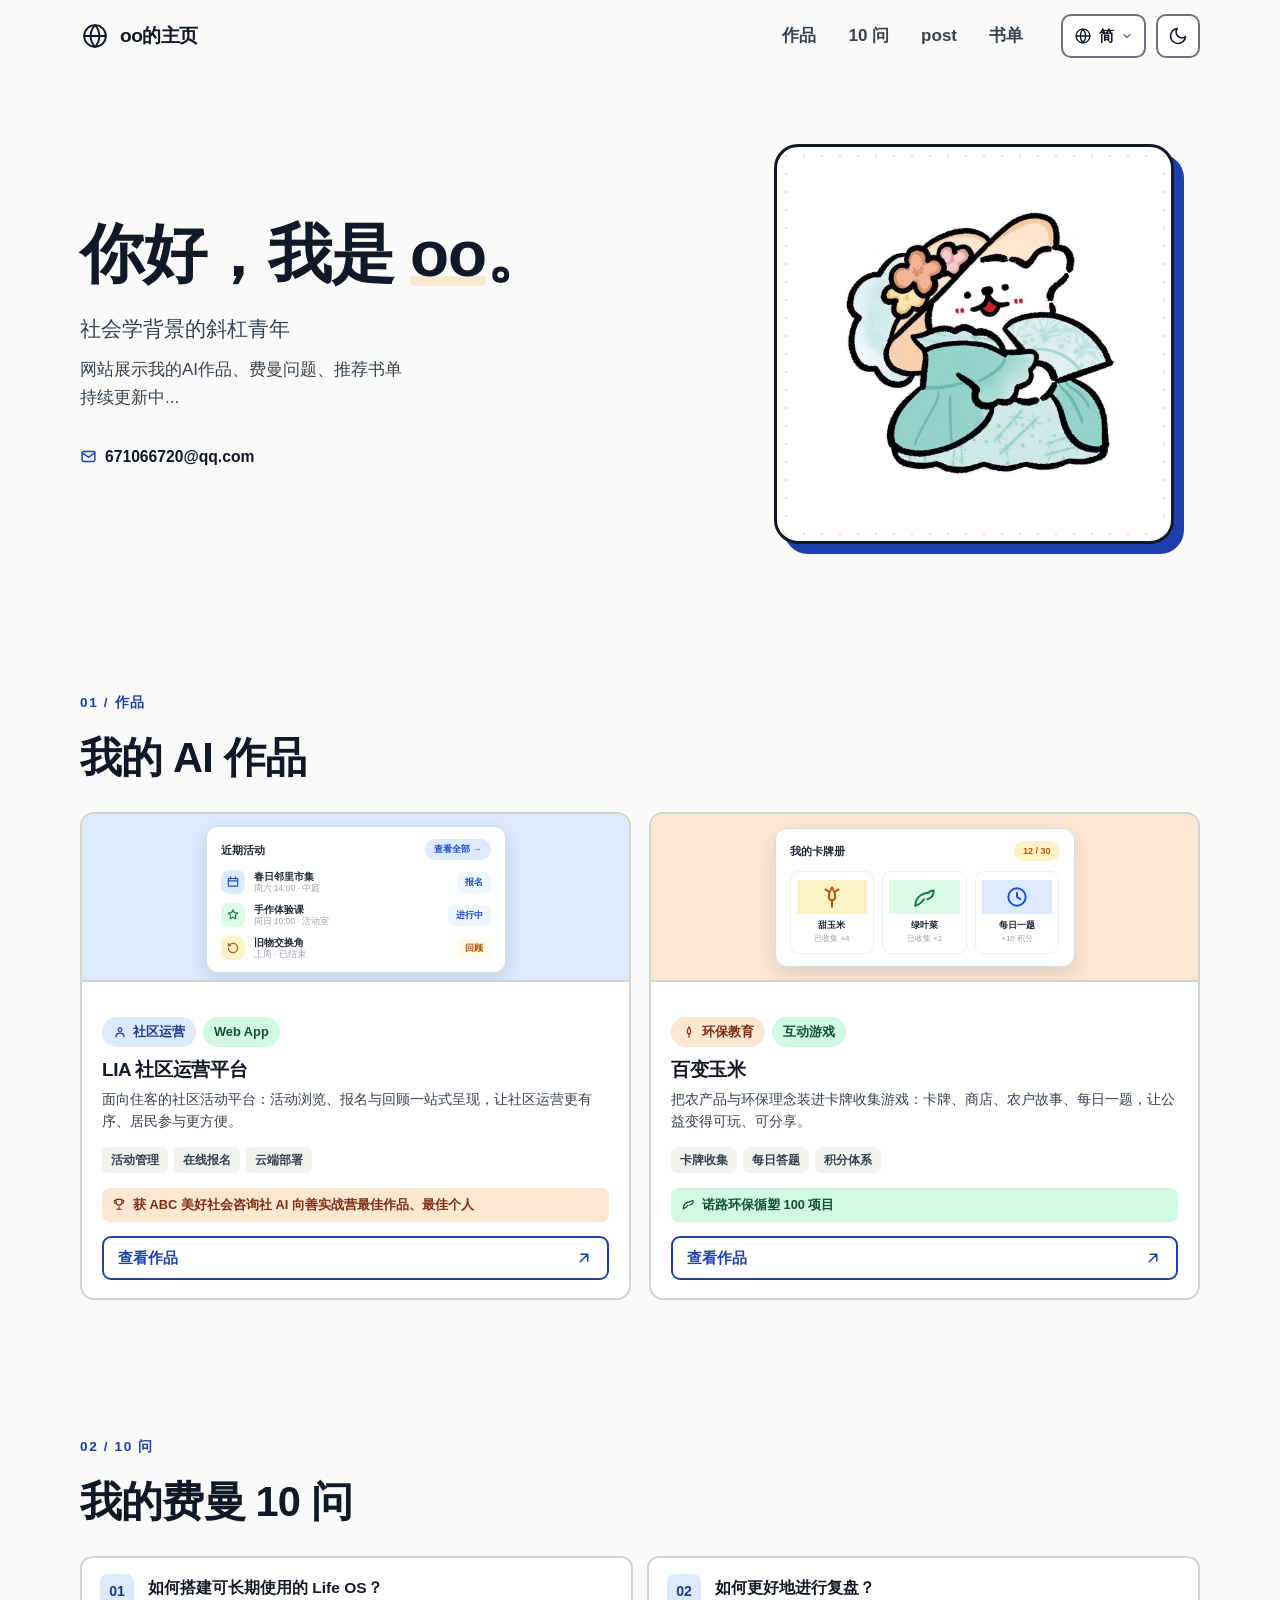
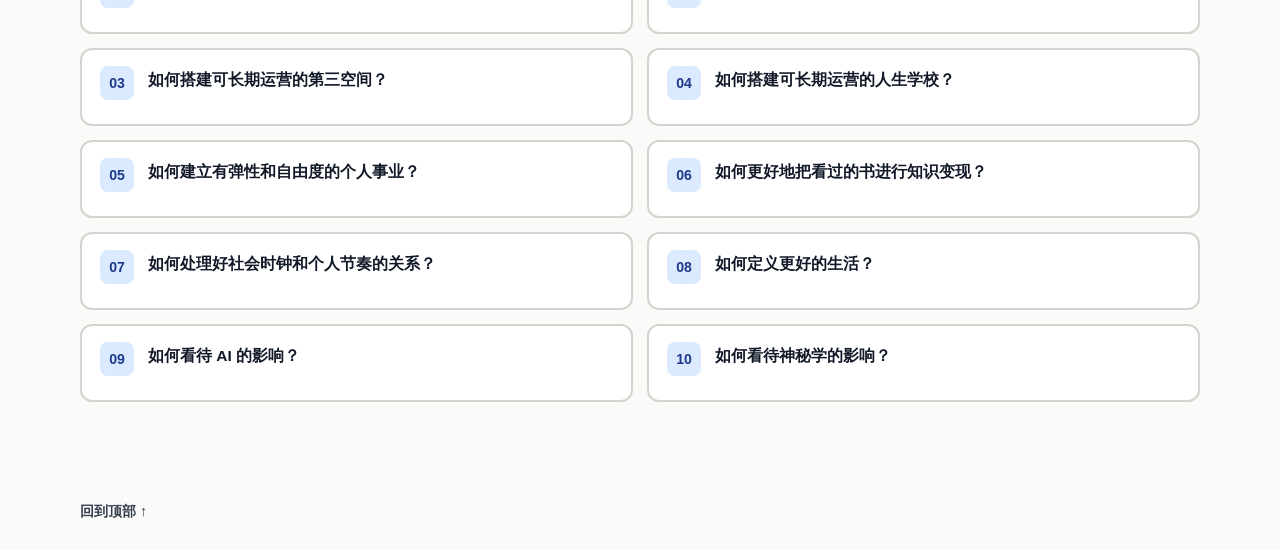
<file: index.html>
<!DOCTYPE html>
<html lang="zh-CN" data-theme="light">
<head>
  <meta charset="UTF-8">
  <meta name="viewport" content="width=device-width, initial-scale=1">
  <title>oo的主页</title>
  <meta name="description" content="oo 的 AI 作品集与费曼 10 问：社区运营平台、百变玉米，一份推荐书单。">
  <style>
    /* ============ Design tokens ============ */
    :root {
      --bg: #FAFAF8;
      --surface: #FFFFFF;
      --surface-2: #F2F2EE;
      --text: #111827;
      --text-muted: #374151;
      --border: #6B7280;
      --border-soft: #D4D4CE;
      --primary: #1E40AF;
      --primary-hover: #172E7E;
      --on-primary: #FFFFFF;
      --focus: #B91C1C;
      --shadow: 0 1px 2px rgba(17,24,39,.06), 0 8px 24px rgba(17,24,39,.05);
      --tag-blue-bg: #DBEAFE; --tag-blue-text: #1E3A8A;
      --tag-mint-bg: #D1FAE5; --tag-mint-text: #14532D;
      --tag-peach-bg: #FCE7D3; --tag-peach-text: #7C2D12;
      --tag-purple-bg: #EDE9FE; --tag-purple-text: #5B21B6;
      --ok: #166534; --bad: #991B1B; --cur: #92400E;
      --radius: 14px;
      --wrap: 1120px;
    }
    [data-theme="dark"] {
      --bg: #0C1424;
      --surface: #142033;
      --surface-2: #1B2A41;
      --text: #F8FAFC;
      --text-muted: #D5DEEB;
      --border: #94A3B8;
      --border-soft: #334155;
      --primary: #93C5FD;
      --primary-hover: #BFDBFE;
      --on-primary: #0C1424;
      --focus: #FCA5A5;
      --shadow: 0 1px 2px rgba(0,0,0,.3), 0 10px 30px rgba(0,0,0,.25);
      --tag-blue-bg: #1E3A8A; --tag-blue-text: #DBEAFE;
      --tag-mint-bg: #14532D; --tag-mint-text: #D1FAE5;
      --tag-peach-bg: #7C2D12; --tag-peach-text: #FCE7D3;
      --tag-purple-bg: #5B21B6; --tag-purple-text: #EDE9FE;
      --ok: #86EFAC; --bad: #FCA5A5; --cur: #FCD34D;
    }

    /* ============ Base ============ */
    *, *::before, *::after { box-sizing: border-box; }
    [hidden] { display: none !important; }
    html { scroll-behavior: smooth; }
    body {
      margin: 0;
      background: var(--bg);
      color: var(--text);
      font-family: -apple-system, BlinkMacSystemFont, "PingFang SC", "Hiragino Sans GB", "Microsoft YaHei", "Noto Sans SC", "Segoe UI", sans-serif;
      font-size: 17px;
      line-height: 1.65;
      -webkit-font-smoothing: antialiased;
    }
    img { max-width: 100%; display: block; }
    a { color: var(--primary); }
    h1, h2, h3 { line-height: 1.25; letter-spacing: -0.02em; }
    h1 { font-size: clamp(2.4rem, 6vw, 4rem); margin: 0 0 18px; }
    html[lang="ja"] h1 { font-size: clamp(1.9rem, 4.2vw, 2.8rem); }
    h2 { font-size: clamp(1.9rem, 4.5vw, 2.6rem); margin: 0 0 12px; }
    h3 { font-size: 1.35rem; margin: 0 0 10px; }
    p { margin: 0 0 16px; }
    .wrap { width: min(var(--wrap), calc(100% - 48px)); margin-inline: auto; }
    .sr-only {
      position: absolute; width: 1px; height: 1px; padding: 0; margin: -1px;
      overflow: hidden; clip: rect(0,0,0,0); white-space: nowrap; border: 0;
    }

    /* ============ Accessibility ============ */
    .skip-link {
      position: absolute; left: 16px; top: -100px; z-index: 1000;
      background: var(--primary); color: var(--on-primary);
      padding: 12px 20px; border-radius: 8px; font-weight: 700; text-decoration: none;
    }
    .skip-link:focus { top: 12px; }
    :focus-visible { outline: 4px solid var(--focus); outline-offset: 3px; border-radius: 4px; }
    @media (prefers-reduced-motion: reduce) {
      html { scroll-behavior: auto; }
      *, *::before, *::after { animation-duration: .001ms !important; transition-duration: .001ms !important; }
      .reveal { opacity: 1 !important; transform: none !important; }
    }

    /* ============ Header ============ */
    .site-header {
      position: sticky; top: 0; z-index: 50;
      background: color-mix(in srgb, var(--bg) 92%, transparent);
      backdrop-filter: blur(10px);
    }
    .header-inner { display: flex; align-items: center; gap: 24px; min-height: 72px; }
    .brand { display: inline-flex; align-items: center; gap: 10px; color: var(--text); text-decoration: none; font-weight: 800; font-size: 1.2rem; letter-spacing: -0.03em; }
    .brand-mark { width: 30px; height: 30px; display: grid; place-items: center; background: none; color: var(--text); }
    .brand-mark svg { width: 26px; height: 26px; }
    .site-nav { margin-left: auto; display: flex; gap: 4px; align-items: center; }
    .site-nav a {
      color: var(--text-muted); text-decoration: none; font-weight: 600;
      padding: 10px 14px; border-radius: 8px; min-height: 44px; display: inline-flex; align-items: center;
    }
    .site-nav a:hover { background: var(--surface-2); color: var(--text); }
    .icon-btn {
      width: 44px; height: 44px; display: grid; place-items: center;
      background: var(--surface); color: var(--text); border: 2px solid var(--border);
      border-radius: 10px; cursor: pointer;
    }
    .icon-btn:hover { background: var(--surface-2); }
    .icon-btn svg { width: 20px; height: 20px; }

    /* ============ Language switcher ============ */
    .header-tools { display: flex; align-items: center; gap: 10px; }
    .lang-wrap { position: relative; }
    .lang-btn {
      display: inline-flex; align-items: center; gap: 7px;
      height: 44px; padding: 0 11px; border: 2px solid var(--border); border-radius: 10px;
      background: var(--surface); color: var(--text); font-weight: 700; font-size: .92rem;
      cursor: pointer; font-family: inherit;
    }
    .lang-btn:hover { background: var(--surface-2); }
    .lang-btn .globe { width: 18px; height: 18px; flex: none; }
    .lang-btn .chev { width: 12px; height: 12px; flex: none; opacity: .65; transition: transform .18s ease; }
    .lang-btn[aria-expanded="true"] .chev { transform: rotate(180deg); }
    .lang-menu {
      position: absolute; right: 0; top: calc(100% + 8px); z-index: 60;
      min-width: 168px; margin: 0; padding: 6px; list-style: none;
      background: var(--surface); border: 2px solid var(--border); border-radius: 12px;
      box-shadow: var(--shadow);
    }
    .lang-menu[hidden] { display: none; }
    .lang-menu button {
      width: 100%; display: flex; align-items: center; justify-content: space-between; gap: 10px;
      padding: 10px 12px; border: 0; border-radius: 8px; background: none; color: var(--text);
      font-family: inherit; font-size: .92rem; font-weight: 600; text-align: left; cursor: pointer;
    }
    .lang-menu button:hover, .lang-menu button:focus-visible { background: var(--surface-2); }
    .lang-menu button[aria-checked="true"] { font-weight: 800; }
    .lang-menu button[aria-checked="true"]::after { content: "✓"; font-weight: 800; color: var(--primary); }

    /* ============ Hero ============ */
    .hero { padding: 72px 0 84px; }
    .hero-grid { display: grid; grid-template-columns: 1.15fr .85fr; gap: 56px; align-items: center; }
    .eyebrow {
      display: inline-flex; align-items: center; gap: 8px;
      font-size: .85rem; font-weight: 800; letter-spacing: .12em; text-transform: uppercase;
      color: var(--primary); margin-bottom: 18px;
    }
    .eyebrow svg { width: 18px; height: 18px; }
    .hero-lead { font-size: clamp(1.1rem, 2.4vw, 1.3rem); color: var(--text-muted); max-width: 42ch; margin-bottom: 10px; }
    .hero-sub { color: var(--text-muted); max-width: 46ch; }
    .hl { position: relative; white-space: nowrap; }
    .hl::after {
      content: ""; position: absolute; left: 0; right: 0; bottom: 4px; height: 10px;
      background: var(--tag-peach-bg); z-index: -1; border-radius: 4px;
    }
    .hero-email { display: inline-flex; align-items: center; gap: 8px; margin: 16px 0 0; font-size: .98rem; font-weight: 700; color: var(--text-muted); }
    .hero-email svg { width: 17px; height: 17px; color: var(--primary); }
    .hero-email-text { color: var(--text); font-variant-numeric: tabular-nums; }

    .hero-art { position: relative; display: grid; justify-items: center; }
    .avatar-frame {
      position: relative; width: min(100%, 400px); aspect-ratio: 1;
      border-radius: 24px; background: var(--surface); border: 3px solid var(--text);
      box-shadow: 10px 10px 0 var(--primary);
      overflow: hidden; display: grid; place-items: center;
    }
    .avatar-frame::before {
      content: ""; position: absolute; inset: 0;
      background-image: radial-gradient(var(--border-soft) 1.4px, transparent 1.4px);
      background-size: 18px 18px; opacity: .7;
    }
    .avatar-frame img { position: relative; width: 88%; height: 88%; object-fit: contain; }

    /* ============ Sections ============ */
    section { padding: 88px 0; }
    #works { padding: 60px 0 68px; }
    .section-head { margin-bottom: 28px; max-width: 60ch; }

    /* ============ Work cards ============ */
    .cards { display: grid; grid-template-columns: repeat(2, 1fr); gap: 18px; }
    .card {
      background: var(--surface); border: 2px solid var(--border-soft);
      border-radius: var(--radius); overflow: hidden; display: flex; flex-direction: column;
      transition: transform .2s ease, border-color .2s ease, box-shadow .2s ease;
    }
    .card:hover { transform: translateY(-4px); border-color: var(--text); box-shadow: var(--shadow); }
    .card-preview {
      height: 168px; position: relative; overflow: hidden;
      border-bottom: 2px solid var(--border-soft);
      display: grid; place-items: center; padding: 12px;
    }
    .preview-lia { background: var(--tag-blue-bg); }
    .preview-corn { background: var(--tag-peach-bg); }
    .preview-en { background: var(--tag-mint-bg); }
    .preview-ko { background: var(--tag-purple-bg); }
    .card-body { padding: 18px 20px; display: flex; flex-direction: column; flex: 1; }
    .tags { display: flex; flex-wrap: wrap; gap: 7px; margin-bottom: 11px; list-style: none; padding: 0; }
    .tag {
      display: inline-flex; align-items: center; gap: 6px;
      font-size: .8rem; font-weight: 800; padding: 4px 11px; border-radius: 999px;
    }
    .tag svg { width: 14px; height: 14px; }
    .tag-blue { background: var(--tag-blue-bg); color: var(--tag-blue-text); }
    .tag-mint { background: var(--tag-mint-bg); color: var(--tag-mint-text); }
    .tag-peach { background: var(--tag-peach-bg); color: var(--tag-peach-text); }
    .tag-purple { background: var(--tag-purple-bg); color: var(--tag-purple-text); }
    .card h3 { font-size: 1.18rem; margin: 0 0 7px; }
    .card p { color: var(--text-muted); font-size: .9rem; margin-bottom: 14px; line-height: 1.55; }
    .features { list-style: none; padding: 0; margin: 0 0 15px; display: flex; flex-wrap: wrap; gap: 6px; }
    .features li { font-size: .78rem; font-weight: 600; color: var(--text-muted); background: var(--surface-2); padding: 3px 9px; border-radius: 6px; }
    .card p.card-award {
      display: flex; align-items: flex-start; gap: 7px;
      background: var(--tag-peach-bg); color: var(--tag-peach-text);
      padding: 7px 10px; margin: 0 0 14px; border-radius: 8px;
      font-size: .8rem; font-weight: 700; line-height: 1.5;
    }
    .card-award svg { width: 14px; height: 14px; flex: 0 0 auto; margin-top: 2px; }
    .card p.card-award.award-mint { background: var(--tag-mint-bg); color: var(--tag-mint-text); }
    .card-link {
      margin-top: auto; display: inline-flex; align-items: center; justify-content: space-between; gap: 10px;
      min-height: 42px; padding: 8px 14px; border: 2px solid var(--primary); border-radius: 9px;
      color: var(--primary); font-weight: 800; text-decoration: none; font-size: .92rem;
    }
    .card-link:hover { background: var(--primary); color: var(--on-primary); }
    .card-link svg { width: 18px; height: 18px; }

    /* ============ Mini previews (decorative) ============ */
    .mock {
      width: 100%; max-width: 300px; background: #fff;
      border: 1.5px solid #D7DBE1; border-radius: 12px; padding: 12px 14px;
      box-shadow: 0 8px 20px rgba(15,23,42,.12); color: #1F2937;
    }
    .mock-top { display: flex; align-items: center; justify-content: space-between; margin-bottom: 10px; }
    .mock-pill { font-size: 9px; font-weight: 800; padding: 3px 9px; border-radius: 999px; background: #DBEAFE; color: #1D4ED8; }
    .mock-pill.green { background: #DCFCE7; color: #15803D; }
    .mock-pill.amber { background: #FEF3C7; color: #B45309; }
    .mock-pill.violet { background: #EDE9FE; color: #6D28D9; }
    .mock-title { font-size: 11px; font-weight: 800; color: #1F2937; }
    .mock-name { font-size: 10px; font-weight: 700; color: #1F2937; white-space: nowrap; overflow: hidden; text-overflow: ellipsis; }
    .mock-sub { font-size: 8.5px; font-weight: 500; color: #9CA3AF; }
    .mock-lia-item { display: flex; align-items: center; gap: 9px; margin-bottom: 9px; }
    .mock-lia-item:last-child { margin-bottom: 0; }
    .mock-av { width: 24px; height: 24px; border-radius: 8px; background: #DBEAFE; flex: none; display: grid; place-items: center; }
    .mock-av svg { width: 14px; height: 14px; color: #1D4ED8; }
    .mock-av.green { background: #DCFCE7; } .mock-av.green svg { color: #15803D; }
    .mock-av.amber { background: #FEF3C7; } .mock-av.amber svg { color: #B45309; }
    .mock-lia-item > div { flex: 1; min-width: 0; line-height: 1.3; }
    .mock-chip { font-size: 9px; font-weight: 800; padding: 3px 8px; border-radius: 6px; white-space: nowrap; background: #EFF6FF; color: #1D4ED8; }
    .mock-chip.amber { background: #FFFBEB; color: #B45309; }
    .mock-corn-grid { display: grid; grid-template-columns: repeat(3, 1fr); gap: 8px; }
    .mock-card { border: 1px solid #EEF0F3; border-radius: 9px; padding: 8px 6px; text-align: center; }
    .mock-card-art { height: 34px; display: grid; place-items: center; margin-bottom: 6px; }
    .mock-card-art svg { width: 26px; height: 26px; }
    .mock-card .mock-name { font-size: 9px; line-height: 1.3; }
    .mock-card .mock-sub { font-size: 8px; }
    .mock-progress { display: flex; gap: 4px; margin-bottom: 10px; }
    .mock-progress span { height: 6px; border-radius: 4px; flex: 1; background: #E9ECF1; }
    .mock-progress .on { background: #16A34A; } .mock-progress .now { background: #F59E0B; }
    .mock-bubble { font-size: 10px; font-weight: 600; padding: 6px 10px; border-radius: 9px; margin-bottom: 7px; max-width: 86%; line-height: 1.35; }
    .mock-bubble.left { background: #F1F3F6; margin-right: auto; border-bottom-left-radius: 3px; }
    .mock-bubble.right { background: #DCFCE7; margin-left: auto; border-bottom-right-radius: 3px; }
    .mock-feedback { font-size: 9.5px; font-weight: 800; color: #15803D; display: flex; align-items: center; gap: 5px; margin-top: 2px; }
    .mock-feedback svg { width: 12px; height: 12px; }

    /* ============ Feynman questions ============ */
    #questions { padding: 64px 0 72px; }
    .q-list { display: grid; grid-template-columns: repeat(2, 1fr); gap: 14px; }
    .q-item {
      background: var(--surface); border: 2px solid var(--border-soft);
      border-radius: 12px; transition: border-color .18s ease, box-shadow .18s ease;
    }
    .q-item:hover { border-color: var(--text); box-shadow: var(--shadow); }
    .q-head { display: flex; align-items: flex-start; gap: 14px; padding: 16px 18px; min-height: 74px; }
    .q-num {
      flex: none; display: grid; place-items: center;
      min-width: 34px; height: 34px; padding: 0 6px;
      border-radius: 8px; font-weight: 800; font-size: .88rem;
      font-variant-numeric: tabular-nums;
    }
    .q-title { flex: 1; font-weight: 700; line-height: 1.45; padding-top: 3px; font-size: .97rem; }

    /* ============ Footer ============ */
    .site-footer { padding: 26px 0; color: var(--text-muted); font-size: .9rem; }
    .footer-inner { display: flex; flex-wrap: wrap; gap: 12px; justify-content: space-between; align-items: center; }
    .footer-inner a { color: var(--text-muted); text-decoration: none; font-weight: 600; }
    .footer-inner a:hover { color: var(--primary); }

    /* ============ Reveal ============ */
    .reveal { opacity: 0; transform: translateY(16px); transition: opacity .45s ease, transform .45s ease; }
    .reveal.in { opacity: 1; transform: none; }

    /* ============ Responsive ============ */
    @media (max-width: 960px) {
      .cards { grid-template-columns: repeat(2, 1fr); }
      .hero-grid { gap: 36px; }
    }
    @media (max-width: 680px) {
      body { font-size: 16px; }
      .wrap { width: min(var(--wrap), calc(100% - 32px)); }
      .header-inner { flex-wrap: wrap; gap: 8px 12px; padding: 10px 0; min-height: 0; }
      .header-tools { margin-left: auto; }
      .site-nav { order: 3; width: 100%; margin-left: 0; gap: 2px; overflow-x: auto; -webkit-overflow-scrolling: touch; }
      .site-nav a { padding: 8px 10px; font-size: .9rem; white-space: nowrap; }
      .hero { padding: 40px 0 56px; }
      .hero-grid { grid-template-columns: 1fr; }
      .hero-art { order: -1; }
      .avatar-frame { width: min(78%, 320px); box-shadow: 7px 7px 0 var(--primary); }
      .cards { grid-template-columns: 1fr; }
      .q-list { grid-template-columns: 1fr; }
      section { padding: 64px 0; }
      #questions { padding: 48px 0 56px; }
    }
  </style>
</head>
<body>
  <a class="skip-link" href="#main">跳到主要内容</a>

  <header class="site-header">
    <div class="wrap header-inner">
      <a class="brand" href="#top" aria-label="oo的主页，返回顶部">
        <span class="brand-mark" aria-hidden="true">
          <svg viewBox="0 0 24 24" fill="none" stroke="currentColor" stroke-width="1.75" stroke-linecap="round" stroke-linejoin="round"><circle cx="12" cy="12" r="10"/><path d="M12 2a14.5 14.5 0 0 0 0 20 14.5 14.5 0 0 0 0-20"/><path d="M2 12h20"/></svg>
        </span>
        <span>oo的主页</span>
      </a>
      <nav class="site-nav" aria-label="主导航">
        <a href="#works">作品</a>
        <a href="#questions">10 问</a>
        <a href="./post/index.html" title="post">post</a>
        <a href="./推荐书单/index.html" title="推荐书单">书单</a>
      </nav>
      <div class="header-tools">
        <div class="lang-wrap">
          <button id="langBtn" class="lang-btn" type="button" aria-haspopup="true" aria-expanded="false" aria-controls="langMenu" aria-label="切换语言">
            <svg class="globe" viewBox="0 0 24 24" fill="none" stroke="currentColor" stroke-width="1.8" stroke-linecap="round" stroke-linejoin="round" aria-hidden="true"><circle cx="12" cy="12" r="9.2"/><path d="M12 2.8a13.5 13.5 0 0 0 0 18.4 13.5 13.5 0 0 0 0-18.4M2.8 12h18.4"/></svg>
            <span id="langCurrent">简</span>
            <svg class="chev" viewBox="0 0 24 24" fill="none" stroke="currentColor" stroke-width="2.5" stroke-linecap="round" stroke-linejoin="round" aria-hidden="true"><path d="M6 9l6 6 6-6"/></svg>
          </button>
          <ul id="langMenu" class="lang-menu" role="menu" aria-label="语言" hidden>
            <li role="none"><button type="button" role="menuitemradio" data-lang="zh-Hans" aria-checked="true">简体中文</button></li>
            <li role="none"><button type="button" role="menuitemradio" data-lang="zh-Hant" aria-checked="false">繁體中文</button></li>
            <li role="none"><button type="button" role="menuitemradio" data-lang="en" aria-checked="false">English</button></li>
            <li role="none"><button type="button" role="menuitemradio" data-lang="ko" aria-checked="false">한국어</button></li>
            <li role="none"><button type="button" role="menuitemradio" data-lang="ja" aria-checked="false">日本語</button></li>
          </ul>
        </div>
        <button id="themeToggle" class="icon-btn" type="button" aria-pressed="false" aria-label="切换到深色模式" title="切换深浅色模式">
          <svg id="themeIcon" viewBox="0 0 24 24" fill="none" stroke="currentColor" stroke-width="2" stroke-linecap="round" stroke-linejoin="round" aria-hidden="true"><path d="M21 12.8A9 9 0 1 1 11.2 3 7 7 0 0 0 21 12.8z"/></svg>
        </button>
      </div>
    </div>
  </header>

  <main id="main">
    <!-- HERO -->
    <section id="top" class="hero" aria-labelledby="hero-title">
      <div class="wrap hero-grid">
        <div class="hero-copy">
          <h1 id="hero-title">你好，我是 <span class="hl">oo</span>。</h1>
          <p class="hero-lead">社会学背景的斜杠青年</p>
          <p class="hero-sub">网站展示我的AI作品、费曼问题、推荐书单<br>持续更新中...</p>
          <p class="hero-email"><svg viewBox="0 0 24 24" fill="none" stroke="currentColor" stroke-width="2" stroke-linecap="round" stroke-linejoin="round" aria-hidden="true"><rect x="3" y="5" width="18" height="14" rx="2"/><path d="M3 7l9 6 9-6"/></svg><span class="hero-email-text">671066720@qq.com</span></p>
        </div>
        <div class="hero-art">
          <div class="avatar-frame">
            <img src="./assets/avatar.jpeg" alt="oo 的头像：一只穿绿色和服、手捧花束的白色小狐狸插画" width="1080" height="1080">
          </div>
        </div>
      </div>
    </section>

    <!-- WORKS -->
    <section id="works" aria-labelledby="works-title">
      <div class="wrap">
        <header class="section-head reveal">
          <p class="eyebrow">01 / 作品</p>
          <h2 id="works-title">我的 AI 作品</h2>
        </header>

        <div class="cards">
          <!-- Card 1 -->
          <article class="card reveal">
            <div class="card-preview preview-lia" aria-hidden="true">
              <div class="mock">
                <div class="mock-top"><span class="mock-title">近期活动</span><span class="mock-pill">查看全部 →</span></div>
                <div class="mock-lia-item"><span class="mock-av"><svg viewBox="0 0 24 24" fill="none" stroke="currentColor" stroke-width="2" stroke-linecap="round" stroke-linejoin="round"><path d="M4 6h16v13H4zM4 10h16M8 3v4M16 3v4"/></svg></span><div><div class="mock-name">春日邻里市集</div><div class="mock-sub">周六 14:00 · 中庭</div></div><span class="mock-chip">报名</span></div>
                <div class="mock-lia-item"><span class="mock-av green"><svg viewBox="0 0 24 24" fill="none" stroke="currentColor" stroke-width="2" stroke-linecap="round" stroke-linejoin="round"><path d="M12 3l2.5 5 5.5.8-4 4 1 5.5L12 15.8 7 18.3l1-5.5-4-4 5.5-.8z"/></svg></span><div><div class="mock-name">手作体验课</div><div class="mock-sub">周日 10:00 · 活动室</div></div><span class="mock-chip">进行中</span></div>
                <div class="mock-lia-item"><span class="mock-av amber"><svg viewBox="0 0 24 24" fill="none" stroke="currentColor" stroke-width="2" stroke-linecap="round" stroke-linejoin="round"><path d="M4 12a8 8 0 1 0 2-5.3M4 4v4h4"/></svg></span><div><div class="mock-name">旧物交换角</div><div class="mock-sub">上周 · 已结束</div></div><span class="mock-chip amber">回顾</span></div>
              </div>
            </div>
            <div class="card-body">
              <ul class="tags" aria-label="作品分类">
                <li class="tag tag-blue"><svg viewBox="0 0 24 24" fill="none" stroke="currentColor" stroke-width="2" stroke-linecap="round" aria-hidden="true"><circle cx="12" cy="8" r="3.2"/><path d="M5 20c0-3.5 3-6 7-6s7 2.5 7 6"/></svg>社区运营</li>
                <li class="tag tag-mint">Web App</li>
              </ul>
              <h3>LIA 社区运营平台</h3>
              <p>面向住客的社区活动平台：活动浏览、报名与回顾一站式呈现，让社区运营更有序、居民参与更方便。</p>
              <ul class="features" aria-label="作品特点"><li>活动管理</li><li>在线报名</li><li>云端部署</li></ul>
              <p class="card-award"><svg viewBox="0 0 24 24" fill="none" stroke="currentColor" stroke-width="2" stroke-linecap="round" stroke-linejoin="round" aria-hidden="true"><path d="M8 21h8M12 17v4M7 4h10v5a5 5 0 0 1-10 0zM7 6H4v2a3 3 0 0 0 3 3M17 6h3v2a3 3 0 0 1-3 3"/></svg>获 ABC 美好社会咨询社 AI 向善实战营最佳作品、最佳个人</p>
              <a class="card-link" href="https://lia-community-ops-d8d0uj220d6c66-1499054183.tcloudbaseapp.com/resident/activities.html" target="_blank" rel="noopener noreferrer" aria-label="查看 LIA 社区运营平台（在新窗口打开）">
                查看作品
                <svg viewBox="0 0 24 24" fill="none" stroke="currentColor" stroke-width="2" stroke-linecap="round" stroke-linejoin="round" aria-hidden="true"><path d="M7 17L17 7M8 7h9v9"/></svg>
              </a>
            </div>
          </article>

          <!-- Card 2 -->
          <article class="card reveal">
            <div class="card-preview preview-corn" aria-hidden="true">
              <div class="mock">
                <div class="mock-top"><span class="mock-title">我的卡牌册</span><span class="mock-pill amber">12 / 30</span></div>
                <div class="mock-corn-grid">
                  <div class="mock-card"><div class="mock-card-art" style="background:#FEF3C7"><svg viewBox="0 0 24 24" fill="none" stroke="#B45309" stroke-width="1.8" stroke-linecap="round" stroke-linejoin="round"><path d="M12 3c2 3 3 6 3 9a3 3 0 0 1-6 0c0-3 1-6 3-9z"/><path d="M12 21v-5M9 7l-3-2M15 7l3-2"/></svg></div><div class="mock-name">甜玉米</div><div class="mock-sub">已收集 ×4</div></div>
                  <div class="mock-card"><div class="mock-card-art" style="background:#DCFCE7"><svg viewBox="0 0 24 24" fill="none" stroke="#15803D" stroke-width="1.8" stroke-linecap="round" stroke-linejoin="round"><path d="M4 20c0-6 4-11 12-12"/><path d="M16 8c2-2 4-2 5-2 0 4-2 7-6 8"/><path d="M4 20c3-1 6-3 8-6"/></svg></div><div class="mock-name">绿叶菜</div><div class="mock-sub">已收集 ×2</div></div>
                  <div class="mock-card"><div class="mock-card-art" style="background:#DBEAFE"><svg viewBox="0 0 24 24" fill="none" stroke="#1D4ED8" stroke-width="1.8" stroke-linecap="round" stroke-linejoin="round"><circle cx="12" cy="12" r="8"/><path d="M12 8v4l3 2"/></svg></div><div class="mock-name">每日一题</div><div class="mock-sub">+10 积分</div></div>
                </div>
              </div>
            </div>
            <div class="card-body">
              <ul class="tags" aria-label="作品分类">
                <li class="tag tag-peach"><svg viewBox="0 0 24 24" fill="none" stroke="currentColor" stroke-width="2" stroke-linecap="round" aria-hidden="true"><path d="M12 3c2 3 3 6 3 9a3 3 0 0 1-6 0c0-3 1-6 3-9z"/><path d="M12 21v-5"/></svg>环保教育</li>
                <li class="tag tag-mint">互动游戏</li>
              </ul>
              <h3>百变玉米</h3>
              <p>把农产品与环保理念装进卡牌收集游戏：卡牌、商店、农户故事、每日一题，让公益变得可玩、可分享。</p>
              <ul class="features" aria-label="作品特点"><li>卡牌收集</li><li>每日答题</li><li>积分体系</li></ul>
              <p class="card-award award-mint"><svg viewBox="0 0 24 24" fill="none" stroke="currentColor" stroke-width="2" stroke-linecap="round" stroke-linejoin="round" aria-hidden="true"><path d="M4 20c0-6 4-11 12-12"/><path d="M16 8c2-2 4-2 5-2 0 4-2 7-6 8"/><path d="M4 20c3-1 6-3 8-6"/></svg>诺路环保循塑 100 项目</p>
              <a class="card-link" href="https://wintermoon123.github.io/baibianyumi" target="_blank" rel="noopener noreferrer" aria-label="查看百变玉米（在新窗口打开）">
                查看作品
                <svg viewBox="0 0 24 24" fill="none" stroke="currentColor" stroke-width="2" stroke-linecap="round" stroke-linejoin="round" aria-hidden="true"><path d="M7 17L17 7M8 7h9v9"/></svg>
              </a>
            </div>
          </article>

          <!-- Card 3：暂时隐藏，去掉 hidden 即可恢复 -->
          <article class="card reveal" hidden>
            <div class="card-preview preview-en" aria-hidden="true">
              <div class="mock">
                <div class="mock-top"><span class="mock-title">咖啡店点单</span><span class="mock-pill green">情境 3/10</span></div>
                <div class="mock-progress"><span class="on"></span><span class="on"></span><span class="now"></span><span></span><span></span></div>
                <div class="mock-bubble left">Can I have a coffee, please?</div>
                <div class="mock-bubble right">Sure, what size would you like?</div>
                <div class="mock-feedback"><svg viewBox="0 0 24 24" fill="none" stroke="currentColor" stroke-width="3" stroke-linecap="round"><path d="M20 6L9 17l-5-5"/></svg>答对 · 进度 60%</div>
              </div>
            </div>
            <div class="card-body">
              <ul class="tags" aria-label="作品分类">
                <li class="tag tag-mint"><svg viewBox="0 0 24 24" fill="none" stroke="currentColor" stroke-width="2" stroke-linecap="round" aria-hidden="true"><path d="M4 5h16v11H8l-4 4z"/><path d="M8 9h8M8 12h5"/></svg>语言学习</li>
                <li class="tag tag-blue">AI 应用</li>
              </ul>
              <h3>英语情境闯关</h3>
              <p>十个真实情境，用英语把一件事办成。进度条反映任务完成度，决策点用符号区分对错，AI 点评即时反馈。</p>
              <ul class="features" aria-label="作品特点"><li>情境闯关</li><li>AI 点评</li><li>生词本</li></ul>
              <a class="card-link" href="https://wintermoon123.github.io/Englishroleplay" target="_blank" rel="noopener noreferrer" aria-label="查看英语情境闯关（在新窗口打开）">
                查看作品
                <svg viewBox="0 0 24 24" fill="none" stroke="currentColor" stroke-width="2" stroke-linecap="round" stroke-linejoin="round" aria-hidden="true"><path d="M7 17L17 7M8 7h9v9"/></svg>
              </a>
            </div>
          </article>

          <!-- Card 4：暂时隐藏，去掉 hidden 即可恢复 -->
          <article class="card reveal" hidden>
            <div class="card-preview preview-ko" aria-hidden="true">
              <div class="mock">
                <div class="mock-top"><span class="mock-title">카페 주문하기</span><span class="mock-pill violet">상황 3/10</span></div>
                <div class="mock-progress"><span class="on"></span><span class="on"></span><span class="now"></span><span></span><span></span></div>
                <div class="mock-bubble left">커피 한 잔 주세요.</div>
                <div class="mock-bubble right">사이즈는 어떻게 하시겠어요?</div>
                <div class="mock-feedback"><svg viewBox="0 0 24 24" fill="none" stroke="currentColor" stroke-width="3" stroke-linecap="round"><path d="M20 6L9 17l-5-5"/></svg>정답 · 진행 60%</div>
              </div>
            </div>
            <div class="card-body">
              <ul class="tags" aria-label="作品分类">
                <li class="tag tag-purple"><svg viewBox="0 0 24 24" fill="none" stroke="currentColor" stroke-width="2" stroke-linecap="round" aria-hidden="true"><path d="M4 5h16v11H8l-4 4z"/><path d="M8 9h8M8 12h5"/></svg>语言学习</li>
                <li class="tag tag-blue">AI 应用</li>
              </ul>
              <h3>韩语情境闯关</h3>
              <p>十个真实情境，用韩语把一件事办成。不只说对，还要说得体——进度条反映任务完成度，AI 点评即时反馈。</p>
              <ul class="features" aria-label="作品特点"><li>情境闯关</li><li>AI 点评</li><li>生词本</li></ul>
              <a class="card-link" href="https://wintermoon123.github.io/Koreanroleplay" target="_blank" rel="noopener noreferrer" aria-label="查看韩语情境闯关（在新窗口打开）">
                查看作品
                <svg viewBox="0 0 24 24" fill="none" stroke="currentColor" stroke-width="2" stroke-linecap="round" stroke-linejoin="round" aria-hidden="true"><path d="M7 17L17 7M8 7h9v9"/></svg>
              </a>
            </div>
          </article>
        </div>
      </div>
    </section>

    <!-- QUESTIONS -->
    <section id="questions" aria-labelledby="questions-title">
      <div class="wrap">
        <header class="section-head reveal">
          <p class="eyebrow">02 / 10 问</p>
          <h2 id="questions-title">我的费曼 10 问</h2>
        </header>

        <div class="q-list reveal">
          <div class="q-item">
            <div class="q-head"><span class="q-num tag-blue">01</span><span class="q-title">如何搭建可长期使用的 Life OS？</span></div>
          </div>
          <div class="q-item">
            <div class="q-head"><span class="q-num tag-blue">02</span><span class="q-title">如何更好地进行复盘？</span></div>
          </div>
          <div class="q-item">
            <div class="q-head"><span class="q-num tag-blue">03</span><span class="q-title">如何搭建可长期运营的第三空间？</span></div>
          </div>
          <div class="q-item">
            <div class="q-head"><span class="q-num tag-blue">04</span><span class="q-title">如何搭建可长期运营的人生学校？</span></div>
          </div>
          <div class="q-item">
            <div class="q-head"><span class="q-num tag-blue">05</span><span class="q-title">如何建立有弹性和自由度的个人事业？</span></div>
          </div>
          <div class="q-item">
            <div class="q-head"><span class="q-num tag-blue">06</span><span class="q-title">如何更好地把看过的书进行知识变现？</span></div>
          </div>
          <div class="q-item">
            <div class="q-head"><span class="q-num tag-blue">07</span><span class="q-title">如何处理好社会时钟和个人节奏的关系？</span></div>
          </div>
          <div class="q-item">
            <div class="q-head"><span class="q-num tag-blue">08</span><span class="q-title">如何定义更好的生活？</span></div>
          </div>
          <div class="q-item">
            <div class="q-head"><span class="q-num tag-blue">09</span><span class="q-title">如何看待 AI 的影响？</span></div>
          </div>
          <div class="q-item">
            <div class="q-head"><span class="q-num tag-blue">10</span><span class="q-title">如何看待神秘学的影响？</span></div>
          </div>
        </div>
      </div>
    </section>
  </main>

  <footer class="site-footer">
    <div class="wrap footer-inner">
      <span><a href="#top">回到顶部 ↑</a></span>
    </div>
  </footer>

  <script>
    (function () {
      'use strict';
      var root = document.documentElement;
      var toggle = document.getElementById('themeToggle');
      var icon = document.getElementById('themeIcon');
      var langBtn = document.getElementById('langBtn');
      var langMenu = document.getElementById('langMenu');
      var langCurrent = document.getElementById('langCurrent');

      var LANGS = [
        { code: 'zh-Hans', tag: 'zh-CN', short: '简', label: '简体中文' },
        { code: 'zh-Hant', tag: 'zh-Hant', short: '繁', label: '繁體中文' },
        { code: 'en', tag: 'en', short: 'EN', label: 'English' },
        { code: 'ko', tag: 'ko', short: '한', label: '한국어' },
        { code: 'ja', tag: 'ja', short: '日', label: '日本語' }
      ];

      var UI = {
        'zh-Hans': { themeDark: '切换到深色模式', themeLight: '切换到浅色模式', langAria: '切换语言', langMenuLabel: '语言', title: 'oo的主页', desc: 'oo 的 AI 作品集与费曼 10 问：社区运营平台、百变玉米，还有一份推荐书单。' },
        'zh-Hant': { themeDark: '切換到深色模式', themeLight: '切換到淺色模式', langAria: '切換語言', langMenuLabel: '語言', title: 'oo 的首頁', desc: 'oo 的 AI 作品集與費曼 10 問：社區營運平台、百變玉米，還有一份推薦書單。' },
        'en': { themeDark: 'Switch to dark mode', themeLight: 'Switch to light mode', langAria: 'Change language', langMenuLabel: 'Language', title: "oo's home", desc: 'oo AI portfolio and Feynman 10 questions: a community platform, Magic Corn, plus a recommended reading list.' },
        'ko': { themeDark: '어두운 모드로 전환', themeLight: '밝은 모드로 전환', langAria: '언어 변경', langMenuLabel: '언어', title: 'oo의 홈', desc: 'oo의 AI 작품집과 파인만 10 질문: 커뮤니티 플랫폼, 변신 옥수수, 그리고 추천 도서 목록.' },
        'ja': { themeDark: 'ダークモードに切り替え', themeLight: 'ライトモードに切り替え', langAria: '言語を変更', langMenuLabel: '言語', title: 'oo のホーム', desc: 'oo の AI 作品集とファインマン 10 問：コミュニティプラットフォーム、マジックコーン、そして推薦図書リスト。' }
      };

      var TEXT = {
        'zh-Hant': {
          'oo的主页': 'oo 的首頁', '作品': '作品', '跳到主要内容': '跳到主要內容',
          '你好，我是': '你好，我是 ', '。': '。',
          '社会学背景的斜杠青年': '社會學背景的斜槓青年',
          '网站展示我的AI作品、费曼问题、推荐书单': '網站展示我的AI作品、費曼問題、推薦書單',
          '持续更新中...': '持續更新中...',
          '01 / 作品': '01 / 作品', '我的 AI 作品': '我的 AI 作品',
          '社区运营': '社區營運', 'LIA 社区运营平台': 'LIA 社區營運平台',
          '面向住客的社区活动平台：活动浏览、报名与回顾一站式呈现，让社区运营更有序、居民参与更方便。': '面向住客的社區活動平台：活動瀏覽、報名與回顧一站式呈現，讓社區營運更有秩序、居民參與更方便。',
          '获 ABC 美好社会咨询社 AI 向善实战营最佳作品、最佳个人': '獲 ABC 美好社會諮詢社 AI 向善實戰營最佳作品、最佳個人',
          '活动管理': '活動管理', '在线报名': '線上報名', '云端部署': '雲端部署', '查看作品': '查看作品',
          '环保教育': '環保教育', '互动游戏': '互動遊戲', '百变玉米': '百變玉米',
          '把农产品与环保理念装进卡牌收集游戏：卡牌、商店、农户故事、每日一题，让公益变得可玩、可分享。': '把農產品與環保理念裝進卡牌收集遊戲：卡牌、商店、農夫故事、每日一題，讓公益變得可玩、可分享。',
          '诺路环保循塑 100 项目': '諾路環保循塑 100 項目',
          '卡牌收集': '卡牌收集', '每日答题': '每日答題', '积分体系': '積分系統',
          '语言学习': '語言學習', 'AI 应用': 'AI 應用', '英语情境闯关': '英語情境闖關',
          '十个真实情境，用英语把一件事办成。进度条反映任务完成度，决策点用符号区分对错，AI 点评即时反馈。': '十個真實情境，用英語把一件事辦成。進度條反映任務完成度，決策點用符號區分對錯，AI 點評即時回饋。',
          '情境闯关': '情境闖關', 'AI 点评': 'AI 點評', '生词本': '生詞本', '韩语情境闯关': '韓語情境闖關',
          '十个真实情境，用韩语把一件事办成。不只说对，还要说得体——进度条反映任务完成度，AI 点评即时反馈。': '十個真實情境，用韓語把一件事辦成。不只說對，還要說得體——進度條反映任務完成度，AI 點評即時回饋。',
          '回到顶部 ↑': '回到頂端 ↑',
          'oo的主页，返回顶部': 'oo 的首頁，返回頂端', '主导航': '主要導覽', '作品分类': '作品分類', '作品特点': '作品特點',
          '查看 LIA 社区运营平台（在新窗口打开）': '查看 LIA 社區營運平台（在新視窗開啟）',
          '查看百变玉米（在新窗口打开）': '查看百變玉米（在新視窗開啟）',
          '查看英语情境闯关（在新窗口打开）': '查看英語情境闖關（在新視窗開啟）',
          '查看韩语情境闯关（在新窗口打开）': '查看韓語情境闖關（在新視窗開啟）',
          'oo 的头像：一只穿绿色和服、手捧花束的白色小狐狸插画': 'oo 的頭像：一隻穿綠色和服、手捧花束的白色小狐狸插畫',
          '10 问': '10 問', '书单': '書單', '推荐书单': '推薦書單', '02 / 10 问': '02 / 10 問', '我的费曼 10 问': '我的費曼 10 問',
          '如何搭建可长期使用的 Life OS？': '如何搭建可長期使用的 Life OS？',
          '如何更好地进行复盘？': '如何更好地進行復盤？',
          '如何搭建可长期运营的第三空间？': '如何搭建可長期營運的第三空間？',
          '如何搭建可长期运营的人生学校？': '如何搭建可長期營運的人生學校？',
          '如何建立有弹性和自由度的个人事业？': '如何建立有彈性和自由度的個人事業？',
          '如何更好地把看过的书进行知识变现？': '如何更好地把看過的書進行知識變現？',
          '如何处理好社会时钟和个人节奏的关系？': '如何處理好社會時鐘和個人節奏的關係？',
          '如何定义更好的生活？': '如何定義更好的生活？',
          '如何看待 AI 的影响？': '如何看待 AI 的影響？',
          '如何看待神秘学的影响？': '如何看待神秘學的影響？'
        },
        'en': {
          'oo的主页': "oo's home", '作品': 'Works', '跳到主要内容': 'Skip to main content', '你好，我是': "Hi, I'm ", '。': '.',
          '社会学背景的斜杠青年': 'A slash career rooted in sociology',
          '网站展示我的AI作品、费曼问题、推荐书单': 'This site shows my AI projects, Feynman questions, and reading list',
          '持续更新中...': 'Continuously updated...',
          '01 / 作品': '01 / Works', '我的 AI 作品': 'My AI Works',
          '社区运营': 'Community Ops', 'LIA 社区运营平台': 'LIA Community Platform',
          '面向住客的社区活动平台：活动浏览、报名与回顾一站式呈现，让社区运营更有序、居民参与更方便。': 'A community activity platform for residents: browse, sign up for and review events in one place, so operations stay organized and participation stays easy.',
          '获 ABC 美好社会咨询社 AI 向善实战营最佳作品、最佳个人': 'Best Project and Best Individual at the ABC AI for Good Bootcamp',
          '活动管理': 'Event management', '在线报名': 'Online sign-up', '云端部署': 'Cloud deploy', '查看作品': 'View project',
          '环保教育': 'Eco education', '互动游戏': 'Interactive game', '百变玉米': 'Magic Corn',
          '把农产品与环保理念装进卡牌收集游戏：卡牌、商店、农户故事、每日一题，让公益变得可玩、可分享。': "Turns produce and eco ideas into a card-collecting game: cards, a shop, farmers' stories and a daily quiz make public good playable and shareable.",
          '诺路环保循塑 100 项目': 'NuoLu Environmental Plastic Recycling 100 Project',
          '卡牌收集': 'Card collecting', '每日答题': 'Daily quiz', '积分体系': 'Points system',
          '语言学习': 'Language learning', 'AI 应用': 'AI app', '英语情境闯关': 'English Scenario Challenge',
          '十个真实情境，用英语把一件事办成。进度条反映任务完成度，决策点用符号区分对错，AI 点评即时反馈。': 'Ten real-life scenarios to get things done in English. A progress bar shows completion, symbols mark right and wrong choices, and AI feedback is instant.',
          '情境闯关': 'Scenario levels', 'AI 点评': 'AI feedback', '生词本': 'Word list', '韩语情境闯关': 'Korean Scenario Challenge',
          '十个真实情境，用韩语把一件事办成。不只说对，还要说得体——进度条反映任务完成度，AI 点评即时反馈。': 'Ten real-life scenarios to get things done in Korean. Not just correct, but appropriate — a progress bar shows completion and AI feedback is instant.',
          '回到顶部 ↑': 'Back to top ↑',
          'oo的主页，返回顶部': "oo's home, back to top", '主导航': 'Main navigation', '作品分类': 'Categories', '作品特点': 'Highlights',
          '查看 LIA 社区运营平台（在新窗口打开）': 'View LIA Community Platform (opens in a new window)',
          '查看百变玉米（在新窗口打开）': 'View Magic Corn (opens in a new window)',
          '查看英语情境闯关（在新窗口打开）': 'View English Scenario Challenge (opens in a new window)',
          '查看韩语情境闯关（在新窗口打开）': 'View Korean Scenario Challenge (opens in a new window)',
          'oo 的头像：一只穿绿色和服、手捧花束的白色小狐狸插画': 'Avatar of oo: an illustration of a white fox in a green kimono holding a bouquet',
          '10 问': '10 Questions', '书单': 'Booklist', '推荐书单': 'Recommended reading list', '02 / 10 问': '02 / 10 Questions', '我的费曼 10 问': 'My Feynman 10 Questions',
          '如何搭建可长期使用的 Life OS？': 'How to build a Life OS that lasts?',
          '如何更好地进行复盘？': 'How to review and reflect better?',
          '如何搭建可长期运营的第三空间？': 'How to build a third space that runs for the long term?',
          '如何搭建可长期运营的人生学校？': 'How to build a life school that runs for the long term?',
          '如何建立有弹性和自由度的个人事业？': 'How to build a personal business with flexibility and freedom?',
          '如何更好地把看过的书进行知识变现？': 'How to turn the books I have read into value?',
          '如何处理好社会时钟和个人节奏的关系？': 'How to reconcile the social clock with my own pace?',
          '如何定义更好的生活？': 'How to define a better life?',
          '如何看待 AI 的影响？': 'How should I think about the impact of AI?',
          '如何看待神秘学的影响？': 'How should I think about the influence of mysticism?'
        },
        'ko': {
          'oo的主页': 'oo의 홈', '作品': '작품', '跳到主要内容': '본문으로 건너뛰기', '你好，我是': '안녕하세요, ', '。': '입니다.',
          '社会学背景的斜杠青年': '사회학 배경을 가진 슬래셔',
          '网站展示我的AI作品、费曼问题、推荐书单': '이 사이트는 제 AI 작품, 파인만 질문, 추천 도서를 보여줍니다',
          '持续更新中...': '계속 업데이트 중...',
          '01 / 作品': '01 / 작품', '我的 AI 作品': '나의 AI 작품',
          '社区运营': '커뮤니티 운영', 'LIA 社区运营平台': 'LIA 커뮤니티 플랫폼',
          '面向住客的社区活动平台：活动浏览、报名与回顾一站式呈现，让社区运营更有序、居民参与更方便。': '입주민을 위한 커뮤니티 활동 플랫폼입니다. 활동 조회·신청·후기를 한곳에서 제공해 운영은 더 질서 있게, 참여는 더 쉽게 만듭니다.',
          '获 ABC 美好社会咨询社 AI 向善实战营最佳作品、最佳个人': 'ABC 美好社会咨询社 AI 선의 실전 캠프 최우수 작품·최우수 개인 수상',
          '活动管理': '활동 관리', '在线报名': '온라인 신청', '云端部署': '클라우드 배포', '查看作品': '작품 보기',
          '环保教育': '환경 교육', '互动游戏': '인터랙티브 게임', '百变玉米': '변신 옥수수',
          '把农产品与环保理念装进卡牌收集游戏：卡牌、商店、农户故事、每日一题，让公益变得可玩、可分享。': '농산물과 환경 보호를 카드 수집 게임에 담았습니다. 카드, 상점, 농부 이야기, 매일 한 문제로 공익을 놀이처럼 즐기고 나눌 수 있습니다.',
          '诺路环保循塑 100 项目': 'NuoLu 환경 플라스틱 순환 100 프로젝트',
          '卡牌收集': '카드 수집', '每日答题': '매일 퀴즈', '积分体系': '포인트 제도',
          '语言学习': '언어 학습', 'AI 应用': 'AI 앱', '英语情境闯关': '영어 상황 챌린지',
          '十个真实情境，用英语把一件事办成。进度条反映任务完成度，决策点用符号区分对错，AI 点评即时反馈。': '열 가지 실제 상황에서 영어로 일을 해냅니다. 진행 표시줄이 완료도를 보여 주고, 선택 지점은 기호로 정답을 구분하며, AI 피드백이 즉시 제공됩니다.',
          '情境闯关': '상황 챌린지', 'AI 点评': 'AI 피드백', '生词本': '단어장', '韩语情境闯关': '한국어 상황 챌린지',
          '十个真实情境，用韩语把一件事办成。不只说对，还要说得体——进度条反映任务完成度，AI 点评即时反馈。': '열 가지 실제 상황에서 한국어로 일을 해냅니다. 맞는 말뿐 아니라 적절한 말까지 — 진행 표시줄이 완료도를 보여 주고 AI 피드백이 즉시 제공됩니다.',
          '回到顶部 ↑': '맨 위로 ↑',
          'oo的主页，返回顶部': 'oo의 홈, 맨 위로', '主导航': '주요 내비게이션', '作品分类': '분류', '作品特点': '특징',
          '查看 LIA 社区运营平台（在新窗口打开）': 'LIA 커뮤니티 플랫폼 보기(새 창에서 열림)',
          '查看百变玉米（在新窗口打开）': '변신 옥수수 보기(새 창에서 열림)',
          '查看英语情境闯关（在新窗口打开）': '영어 상황 챌린지 보기(새 창에서 열림)',
          '查看韩语情境闯关（在新窗口打开）': '한국어 상황 챌린지 보기(새 창에서 열림)',
          'oo 的头像：一只穿绿色和服、手捧花束的白色小狐狸插画': 'oo의 아바타: 초록 기모노를 입고 꽃다발을 든 흰 여우 일러스트',
          '10 问': '10 질문', '书单': '책 목록', '推荐书单': '추천 도서 목록', '02 / 10 问': '02 / 10 질문', '我的费曼 10 问': '나의 파인만 10 질문',
          '如何搭建可长期使用的 Life OS？': '오래 쓸 수 있는 Life OS는 어떻게 만드는가?',
          '如何更好地进行复盘？': '회고를 더 잘하는 방법은?',
          '如何搭建可长期运营的第三空间？': '오래 운영할 수 있는 제3의 공간은 어떻게 만드는가?',
          '如何搭建可长期运营的人生学校？': '오래 운영할 수 있는 인생 학교는 어떻게 만드는가?',
          '如何建立有弹性和自由度的个人事业？': '유연성과 자유도가 있는 개인 사업은 어떻게 만드는가?',
          '如何更好地把看过的书进行知识变现？': '읽은 책을 지식으로 수익화하려면?',
          '如何处理好社会时钟和个人节奏的关系？': '사회적 시계와 나만의 속도를 어떻게 조율할까?',
          '如何定义更好的生活？': '더 나은 삶을 어떻게 정의할까?',
          '如何看待 AI 的影响？': 'AI의 영향력을 어떻게 볼 것인가?',
          '如何看待神秘学的影响？': '신비학의 영향력을 어떻게 볼 것인가?'
        },
        'ja': {
          'oo的主页': 'ooのホーム', '作品': '作品', '跳到主要内容': 'メインコンテンツへスキップ', '你好，我是': 'こんにちは、', '。': 'です。',
          '社会学背景的斜杠青年': '社会学背景を持つスラッシュワーカー',
          '网站展示我的AI作品、费曼问题、推荐书单': 'このサイトでは AI 作品、ファインマン質問、推薦書を紹介しています',
          '持续更新中...': '継続的に更新中...',
          '01 / 作品': '01 / 作品', '我的 AI 作品': '私の AI 作品',
          '社区运营': 'コミュニティ運営', 'LIA 社区运营平台': 'LIA コミュニティプラットフォーム',
          '面向住客的社区活动平台：活动浏览、报名与回顾一站式呈现，让社区运营更有序、居民参与更方便。': '住民向けのコミュニティ活動プラットフォームです。活動の閲覧・申し込み・振り返りを一か所にまとめ、運営を整え、参加をもっと手軽にします。',
          '获 ABC 美好社会咨询社 AI 向善实战营最佳作品、最佳个人': 'ABC 美好社会咨询社 AI 向善実践キャンプで最優秀作品・最優秀個人を受賞',
          '活动管理': '活動管理', '在线报名': 'オンライン申込', '云端部署': 'クラウド公開', '查看作品': '作品を見る',
          '环保教育': '環境教育', '互动游戏': 'インタラクティブゲーム', '百变玉米': 'マジックコーン',
          '把农产品与环保理念装进卡牌收集游戏：卡牌、商店、农户故事、每日一题，让公益变得可玩、可分享。': '農産物と環境への思いをカード収集ゲームにしました。カード、ショップ、農家の物語、毎日の一問で、公益性を遊べて共有できるものにしています。',
          '诺路环保循塑 100 项目': 'NuoLu 環境「プラスチック循環 100」プロジェクト',
          '卡牌收集': 'カード収集', '每日答题': '毎日のクイズ', '积分体系': 'ポイント制度',
          '语言学习': '語学学習', 'AI 应用': 'AI アプリ', '英语情境闯关': '英語シチュエーション攻略',
          '十个真实情境，用英语把一件事办成。进度条反映任务完成度，决策点用符号区分对错，AI 点评即时反馈。': '10 のリアルなシチュエーションで、英語で用事を済ませます。進捗バーが達成度を示し、選択の正誤は記号で区別、AI の講評はその場で返ります。',
          '情境闯关': 'シチュエーション攻略', 'AI 点评': 'AI 講評', '生词本': '単語帳', '韩语情境闯关': '韓国語シチュエーション攻略',
          '十个真实情境，用韩语把一件事办成。不只说对，还要说得体——进度条反映任务完成度，AI 点评即时反馈。': '10 のリアルなシチュエーションで、韓国語で用事を済ませます。正しいだけでなく、ふさわしい言い方まで。進捗バーが達成度を示し、AI の講評はその場で返ります。',
          '回到顶部 ↑': 'トップへ戻る ↑',
          'oo的主页，返回顶部': 'ooのホーム、トップへ戻る', '主导航': 'メインナビゲーション', '作品分类': 'カテゴリ', '作品特点': '特徴',
          '查看 LIA 社区运营平台（在新窗口打开）': 'LIA コミュニティプラットフォームを見る（新しいウィンドウで開く）',
          '查看百变玉米（在新窗口打开）': 'マジックコーンを見る（新しいウィンドウで開く）',
          '查看英语情境闯关（在新窗口打开）': '英語シチュエーション攻略を見る（新しいウィンドウで開く）',
          '查看韩语情境闯关（在新窗口打开）': '韓国語シチュエーション攻略を見る（新しいウィンドウで開く）',
          'oo 的头像：一只穿绿色和服、手捧花束的白色小狐狸插画': 'oo のアバター：緑の着物を着て花束を持つ白いキツネのイラスト',
          '10 问': '10 の問い', '书单': 'ブックリスト', '推荐书单': '推薦図書リスト', '02 / 10 问': '02 / 10 の問い', '我的费曼 10 问': '私のファインマン 10 問',
          '如何搭建可长期使用的 Life OS？': '長く使える Life OS はどう作るか？',
          '如何更好地进行复盘？': '振り返りをうまく行うには？',
          '如何搭建可长期运营的第三空间？': '長く運営できる第三の場所はどう作るか？',
          '如何搭建可长期运营的人生学校？': '長く運営できる人生学校はどう作るか？',
          '如何建立有弹性和自由度的个人事业？': '柔軟性と自由度のある個人事業はどう作るか？',
          '如何更好地把看过的书进行知识变现？': '読んだ本を知識として収益化するには？',
          '如何处理好社会时钟和个人节奏的关系？': '社会の時計と自分のペースをどう両立させるか？',
          '如何定义更好的生活？': 'より良い生活をどう定義するか？',
          '如何看待 AI 的影响？': 'AI の影響をどう捉えるか？',
          '如何看待神秘学的影响？': '神秘学の影響をどう捉えるか？'
        }
      };

      var currentLang = 'zh-Hans';

      function norm(s) { return s.replace(/\s+/g, ' ').trim(); }

      /* Cache original text nodes and attributes so switching back restores exactly. */
      var textNodes = [];
      (function () {
        var walker = document.createTreeWalker(document.body, NodeFilter.SHOW_TEXT, {
          acceptNode: function (n) {
            if (!n.nodeValue || !n.nodeValue.trim()) return NodeFilter.FILTER_REJECT;
            var p = n.parentElement;
            if (!p || p.closest('.card-preview')) return NodeFilter.FILTER_REJECT;
            if (p.tagName === 'SCRIPT' || p.tagName === 'STYLE') return NodeFilter.FILTER_REJECT;
            return NodeFilter.FILTER_ACCEPT;
          }
        });
        var n;
        while ((n = walker.nextNode())) textNodes.push({ node: n, orig: n.nodeValue, key: norm(n.nodeValue) });
      })();

      var attrTargets = [];
      document.querySelectorAll('[aria-label],[alt],[title]').forEach(function (el) {
        if (el.id === 'themeToggle' || el.id === 'langBtn') return;
        ['aria-label', 'alt', 'title'].forEach(function (a) {
          if (el.hasAttribute(a)) attrTargets.push({ el: el, attr: a, orig: el.getAttribute(a) });
        });
      });

      var stored = null;
      try { stored = localStorage.getItem('oo-design-theme'); } catch (e) {}
      var theme = stored === 'dark' || stored === 'light' ? stored : 'light';

      function applyTheme(next) {
        var ui = UI[currentLang] || UI['zh-Hans'];
        root.setAttribute('data-theme', next);
        var isDark = next === 'dark';
        toggle.setAttribute('aria-pressed', String(isDark));
        toggle.setAttribute('aria-label', isDark ? ui.themeLight : ui.themeDark);
        toggle.setAttribute('title', isDark ? ui.themeLight : ui.themeDark);
        icon.innerHTML = isDark
          ? '<circle cx="12" cy="12" r="4.2"/><path d="M12 2v2M12 20v2M2 12h2M20 12h2M4.9 4.9l1.4 1.4M17.7 17.7l1.4 1.4M19.1 4.9l-1.4 1.4M6.3 17.7l-1.4 1.4"/>'
          : '<path d="M21 12.8A9 9 0 1 1 11.2 3 7 7 0 0 0 21 12.8z"/>';
        try { localStorage.setItem('oo-design-theme', next); } catch (e) {}
      }

      function applyLang(code) {
        currentLang = code;
        var dict = TEXT[code] || null;
        var lang = LANGS.filter(function (l) { return l.code === code; })[0] || LANGS[0];
        var ui = UI[code] || UI['zh-Hans'];
        root.setAttribute('lang', lang.tag);

        textNodes.forEach(function (t) {
          if (!dict) { t.node.nodeValue = t.orig; return; }
          var tr = dict[t.key];
          t.node.nodeValue = (tr != null) ? tr : t.orig;
        });

        attrTargets.forEach(function (a) {
          if (!dict) { a.el.setAttribute(a.attr, a.orig); return; }
          var tr = dict[a.orig];
          a.el.setAttribute(a.attr, (tr != null) ? tr : a.orig);
        });

        document.title = ui.title;
        var md = document.querySelector('meta[name="description"]');
        if (md) md.setAttribute('content', ui.desc);

        langCurrent.textContent = lang.short;
        langBtn.setAttribute('aria-label', ui.langAria);
        langMenu.setAttribute('aria-label', ui.langMenuLabel);

        langMenu.querySelectorAll('button[data-lang]').forEach(function (b) {
          b.setAttribute('aria-checked', String(b.getAttribute('data-lang') === code));
        });

        applyTheme(theme);
        try { localStorage.setItem('oo-design-lang', code); } catch (e) {}
      }

      /* --- Language menu behaviour --- */
      function openMenu(open) {
        langMenu.hidden = !open;
        langBtn.setAttribute('aria-expanded', String(open));
      }
      langBtn.addEventListener('click', function (e) {
        e.stopPropagation();
        openMenu(langMenu.hidden);
      });
      document.addEventListener('click', function (e) {
        if (!e.target.closest('.lang-wrap')) openMenu(false);
      });
      document.addEventListener('keydown', function (e) {
        if (e.key === 'Escape') { openMenu(false); }
      });
      langMenu.querySelectorAll('button[data-lang]').forEach(function (b) {
        b.addEventListener('click', function () {
          applyLang(b.getAttribute('data-lang'));
          openMenu(false);
          langBtn.focus();
        });
      });

      toggle.addEventListener('click', function () {
        theme = root.getAttribute('data-theme') === 'dark' ? 'light' : 'dark';
        applyTheme(theme);
      });

      var storedLang = null;
      try { storedLang = localStorage.getItem('oo-design-lang'); } catch (e) {}
      var initLang = LANGS.some(function (l) { return l.code === storedLang; }) ? storedLang : 'zh-Hans';
      applyLang(initLang);

      // Scroll reveal — skipped entirely under reduced motion
      var reduce = window.matchMedia('(prefers-reduced-motion: reduce)').matches;
      var items = document.querySelectorAll('.reveal');
      if (reduce || !('IntersectionObserver' in window)) {
        items.forEach(function (el) { el.classList.add('in'); });
      } else {
        var io = new IntersectionObserver(function (entries) {
          entries.forEach(function (entry) {
            if (entry.isIntersecting) { entry.target.classList.add('in'); io.unobserve(entry.target); }
          });
        }, { threshold: 0.12 });
        items.forEach(function (el) { io.observe(el); });
      }
    })();
  </script>
</body>
</html>
</file>
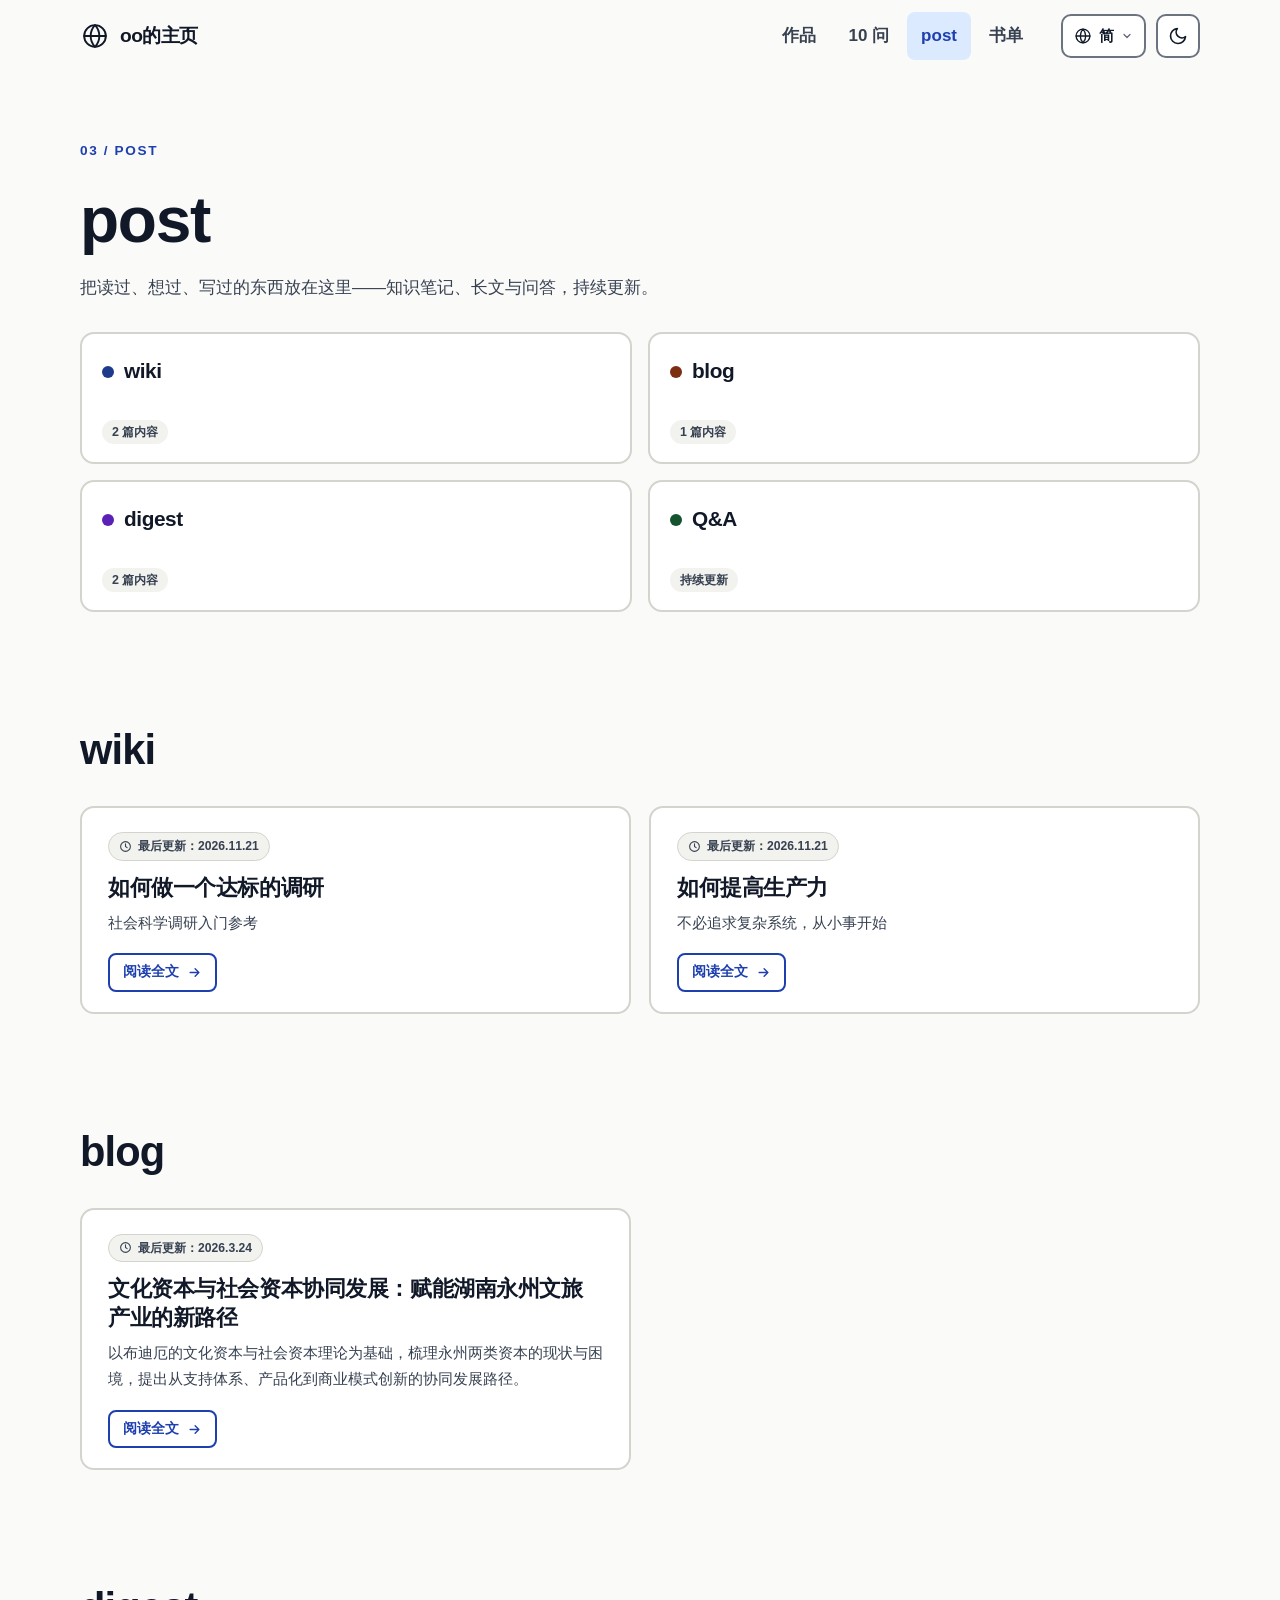
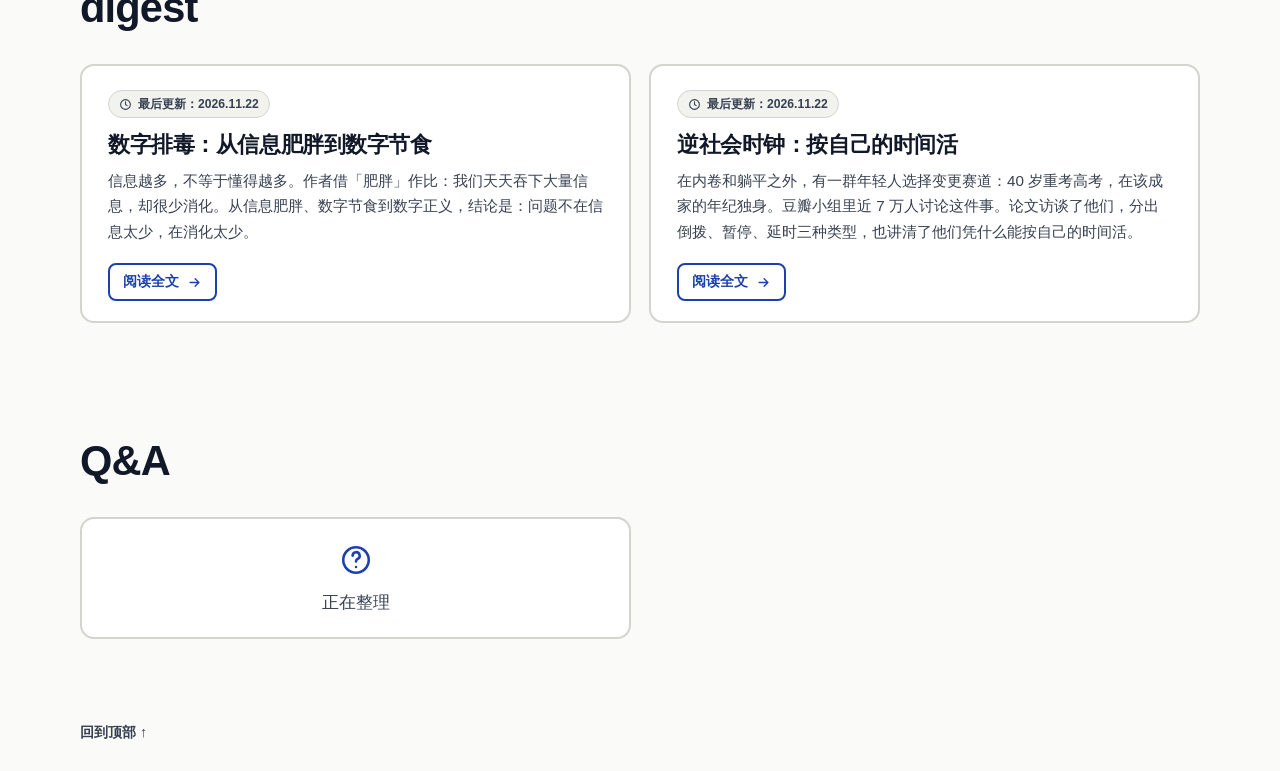
<file: post/index.html>
<!DOCTYPE html>
<html lang="zh-CN" data-theme="light">
<head>
  <meta charset="UTF-8">
  <meta name="viewport" content="width=device-width, initial-scale=1">
  <title>post · oo的主页</title>
  <meta name="description" content="oo 的内容与笔记：wiki、blog 与 Q&A。">
  <link rel="stylesheet" href="./assets/post.css">
</head>
<body>
  <a class="skip-link" href="#main">跳到主要内容</a>

  <header class="site-header">
    <div class="wrap header-inner">
      <a class="brand" href="../index.html" aria-label="oo的主页，返回主页">
        <span class="brand-mark" aria-hidden="true">
          <svg viewBox="0 0 24 24" fill="none" stroke="currentColor" stroke-width="1.75" stroke-linecap="round" stroke-linejoin="round"><circle cx="12" cy="12" r="10"/><path d="M12 2a14.5 14.5 0 0 0 0 20 14.5 14.5 0 0 0 0-20"/><path d="M2 12h20"/></svg>
        </span>
        <span>oo的主页</span>
      </a>
      <nav class="site-nav" aria-label="主导航">
        <a href="../index.html#works">作品</a>
        <a href="../index.html#questions">10 问</a>
        <a href="./index.html" aria-current="page">post</a>
        <a href="../推荐书单/index.html">书单</a>
      </nav>
      <div class="header-tools">
        <div class="lang-wrap">
          <button id="langBtn" class="lang-btn" type="button" aria-haspopup="true" aria-expanded="false" aria-controls="langMenu" aria-label="切换语言">
            <svg class="globe" viewBox="0 0 24 24" fill="none" stroke="currentColor" stroke-width="1.8" stroke-linecap="round" stroke-linejoin="round" aria-hidden="true"><circle cx="12" cy="12" r="9.2"/><path d="M12 2.8a13.5 13.5 0 0 0 0 18.4 13.5 13.5 0 0 0 0-18.4M2.8 12h18.4"/></svg>
            <span id="langCurrent">简</span>
            <svg class="chev" viewBox="0 0 24 24" fill="none" stroke="currentColor" stroke-width="2.5" stroke-linecap="round" stroke-linejoin="round" aria-hidden="true"><path d="M6 9l6 6 6-6"/></svg>
          </button>
          <ul id="langMenu" class="lang-menu" role="menu" aria-label="语言" hidden>
            <li role="none"><button type="button" role="menuitemradio" data-lang="zh-Hans" aria-checked="true">简体中文</button></li>
            <li role="none"><button type="button" role="menuitemradio" data-lang="zh-Hant" aria-checked="false">繁體中文</button></li>
            <li role="none"><button type="button" role="menuitemradio" data-lang="en" aria-checked="false">English</button></li>
            <li role="none"><button type="button" role="menuitemradio" data-lang="ko" aria-checked="false">한국어</button></li>
            <li role="none"><button type="button" role="menuitemradio" data-lang="ja" aria-checked="false">日本語</button></li>
          </ul>
        </div>
        <button id="themeToggle" class="icon-btn" type="button" aria-pressed="false" aria-label="切换到深色模式" title="切换深浅色模式">
          <svg id="themeIcon" viewBox="0 0 24 24" fill="none" stroke="currentColor" stroke-width="2" stroke-linecap="round" stroke-linejoin="round" aria-hidden="true"><path d="M21 12.8A9 9 0 1 1 11.2 3 7 7 0 0 0 21 12.8z"/></svg>
        </button>
      </div>
    </div>
  </header>

  <main id="main">
    <!-- HERO -->
    <section id="top" class="hero" aria-labelledby="page-title">
      <div class="wrap">
        <p class="eyebrow">03 / post</p>
        <h1 id="page-title">post</h1>
        <p class="hero-sub">把读过、想过、写过的东西放在这里——知识笔记、长文与问答，持续更新。</p>
        <ul class="section-cards" aria-label="栏目导航">
          <li>
            <a href="#wiki">
              <span class="card-top"><span class="dot dot-wiki" aria-hidden="true"></span><span class="card-name">wiki</span></span>
              <span class="card-count">2 篇内容</span>
            </a>
          </li>
          <li>
            <a href="#blog">
              <span class="card-top"><span class="dot dot-blog" aria-hidden="true"></span><span class="card-name">blog</span></span>
              <span class="card-count">1 篇内容</span>
            </a>
          </li>
          <li>
            <a href="#digest">
              <span class="card-top"><span class="dot dot-digest" aria-hidden="true"></span><span class="card-name">digest</span></span>
              <span class="card-count">2 篇内容</span>
            </a>
          </li>
          <li>
            <a href="#qa">
              <span class="card-top"><span class="dot dot-qa" aria-hidden="true"></span><span class="card-name">Q&amp;A</span></span>
              <span class="card-count">持续更新</span>
            </a>
          </li>
        </ul>
      </div>
    </section>

    <!-- WIKI -->
    <section id="wiki" class="block" aria-labelledby="wiki-title">
      <div class="wrap">
        <div class="block-head reveal">
          <h2 id="wiki-title">wiki</h2>
        </div>

        <div class="overviews">
          <a class="overview reveal" href="./wiki/survey-guide.html">
            <div class="overview-meta">
              <span class="updated">
                <svg viewBox="0 0 24 24" fill="none" stroke="currentColor" stroke-width="2" stroke-linecap="round" stroke-linejoin="round" aria-hidden="true"><circle cx="12" cy="12" r="9"/><path d="M12 7v5l3 2"/></svg>
                最后更新：2026.11.21
              </span>
            </div>
            <h3>如何做一个达标的调研</h3>
            <p class="summary">社会科学调研入门参考</p>
            <span class="read-more">阅读全文 <svg viewBox="0 0 24 24" fill="none" stroke="currentColor" stroke-width="2.2" stroke-linecap="round" stroke-linejoin="round" aria-hidden="true"><path d="M5 12h14M13 6l6 6-6 6"/></svg></span>
          </a>

          <a class="overview reveal" href="./wiki/productivity.html">
            <div class="overview-meta">
              <span class="updated">
                <svg viewBox="0 0 24 24" fill="none" stroke="currentColor" stroke-width="2" stroke-linecap="round" stroke-linejoin="round" aria-hidden="true"><circle cx="12" cy="12" r="9"/><path d="M12 7v5l3 2"/></svg>
                最后更新：2026.11.21
              </span>
            </div>
            <h3>如何提高生产力</h3>
            <p class="summary">不必追求复杂系统，从小事开始</p>
            <span class="read-more">阅读全文 <svg viewBox="0 0 24 24" fill="none" stroke="currentColor" stroke-width="2.2" stroke-linecap="round" stroke-linejoin="round" aria-hidden="true"><path d="M5 12h14M13 6l6 6-6 6"/></svg></span>
          </a>
        </div>
      </div>
    </section>

    <!-- BLOG -->
    <section id="blog" class="block" aria-labelledby="blog-title">
      <div class="wrap">
        <div class="block-head reveal">
          <h2 id="blog-title">blog</h2>
        </div>

        <div class="overviews">
          <a class="overview reveal" href="./blog/yongzhou-wenlv.html">
            <div class="overview-meta">
              <span class="updated">
                <svg viewBox="0 0 24 24" fill="none" stroke="currentColor" stroke-width="2" stroke-linecap="round" stroke-linejoin="round" aria-hidden="true"><circle cx="12" cy="12" r="9"/><path d="M12 7v5l3 2"/></svg>
                最后更新：2026.3.24
              </span>
            </div>
            <h3>文化资本与社会资本协同发展：赋能湖南永州文旅产业的新路径</h3>
            <p class="summary">以布迪厄的文化资本与社会资本理论为基础，梳理永州两类资本的现状与困境，提出从支持体系、产品化到商业模式创新的协同发展路径。</p>
            <span class="read-more">阅读全文 <svg viewBox="0 0 24 24" fill="none" stroke="currentColor" stroke-width="2.2" stroke-linecap="round" stroke-linejoin="round" aria-hidden="true"><path d="M5 12h14M13 6l6 6-6 6"/></svg></span>
          </a>
        </div>
      </div>
    </section>

    <!-- DIGEST -->
    <section id="digest" class="block" aria-labelledby="digest-title">
      <div class="wrap">
        <div class="block-head reveal">
          <h2 id="digest-title">digest</h2>
        </div>
        <div class="overviews">
          <a class="overview reveal" href="./digest/digital-detox.html">
            <div class="overview-meta">
              <span class="updated">
                <svg viewBox="0 0 24 24" fill="none" stroke="currentColor" stroke-width="2" stroke-linecap="round" stroke-linejoin="round" aria-hidden="true"><circle cx="12" cy="12" r="9"/><path d="M12 7v5l3 2"/></svg>
                最后更新：2026.11.22
              </span>
            </div>
            <h3>数字排毒：从信息肥胖到数字节食</h3>
            <p class="summary">信息越多，不等于懂得越多。作者借「肥胖」作比：我们天天吞下大量信息，却很少消化。从信息肥胖、数字节食到数字正义，结论是：问题不在信息太少，在消化太少。</p>
            <span class="read-more">阅读全文 <svg viewBox="0 0 24 24" fill="none" stroke="currentColor" stroke-width="2.2" stroke-linecap="round" stroke-linejoin="round" aria-hidden="true"><path d="M5 12h14M13 6l6 6-6 6"/></svg></span>
          </a>
          <a class="overview reveal" href="./digest/social-clock.html">
            <div class="overview-meta">
              <span class="updated">
                <svg viewBox="0 0 24 24" fill="none" stroke="currentColor" stroke-width="2" stroke-linecap="round" stroke-linejoin="round" aria-hidden="true"><circle cx="12" cy="12" r="9"/><path d="M12 7v5l3 2"/></svg>
                最后更新：2026.11.22
              </span>
            </div>
            <h3>逆社会时钟：按自己的时间活</h3>
            <p class="summary">在内卷和躺平之外，有一群年轻人选择变更赛道：40 岁重考高考，在该成家的年纪独身。豆瓣小组里近 7 万人讨论这件事。论文访谈了他们，分出倒拨、暂停、延时三种类型，也讲清了他们凭什么能按自己的时间活。</p>
            <span class="read-more">阅读全文 <svg viewBox="0 0 24 24" fill="none" stroke="currentColor" stroke-width="2.2" stroke-linecap="round" stroke-linejoin="round" aria-hidden="true"><path d="M5 12h14M13 6l6 6-6 6"/></svg></span>
          </a>
        </div>
      </div>
    </section>

    <!-- Q&A -->
    <section id="qa" class="block" aria-labelledby="qa-title">
      <div class="wrap">
        <div class="block-head reveal">
          <h2 id="qa-title">Q&amp;A</h2>
        </div>
        <div class="overviews">
          <div class="overview overview-placeholder reveal">
            <svg viewBox="0 0 24 24" fill="none" stroke="currentColor" stroke-width="1.8" stroke-linecap="round" stroke-linejoin="round" aria-hidden="true"><circle cx="12" cy="12" r="9"/><path d="M9.6 9a2.5 2.5 0 1 1 3.4 2.3c-.9.4-1 1-1 1.7M12 17h.01"/></svg>
            <p>正在整理</p>
          </div>
        </div>
      </div>
    </section>
  </main>

  <footer class="site-footer">
    <div class="wrap footer-inner">
      <span><a href="#top">回到顶部 ↑</a></span>
    </div>
  </footer>

  <script src="./assets/post.js"></script>
</body>
</html>
</file>
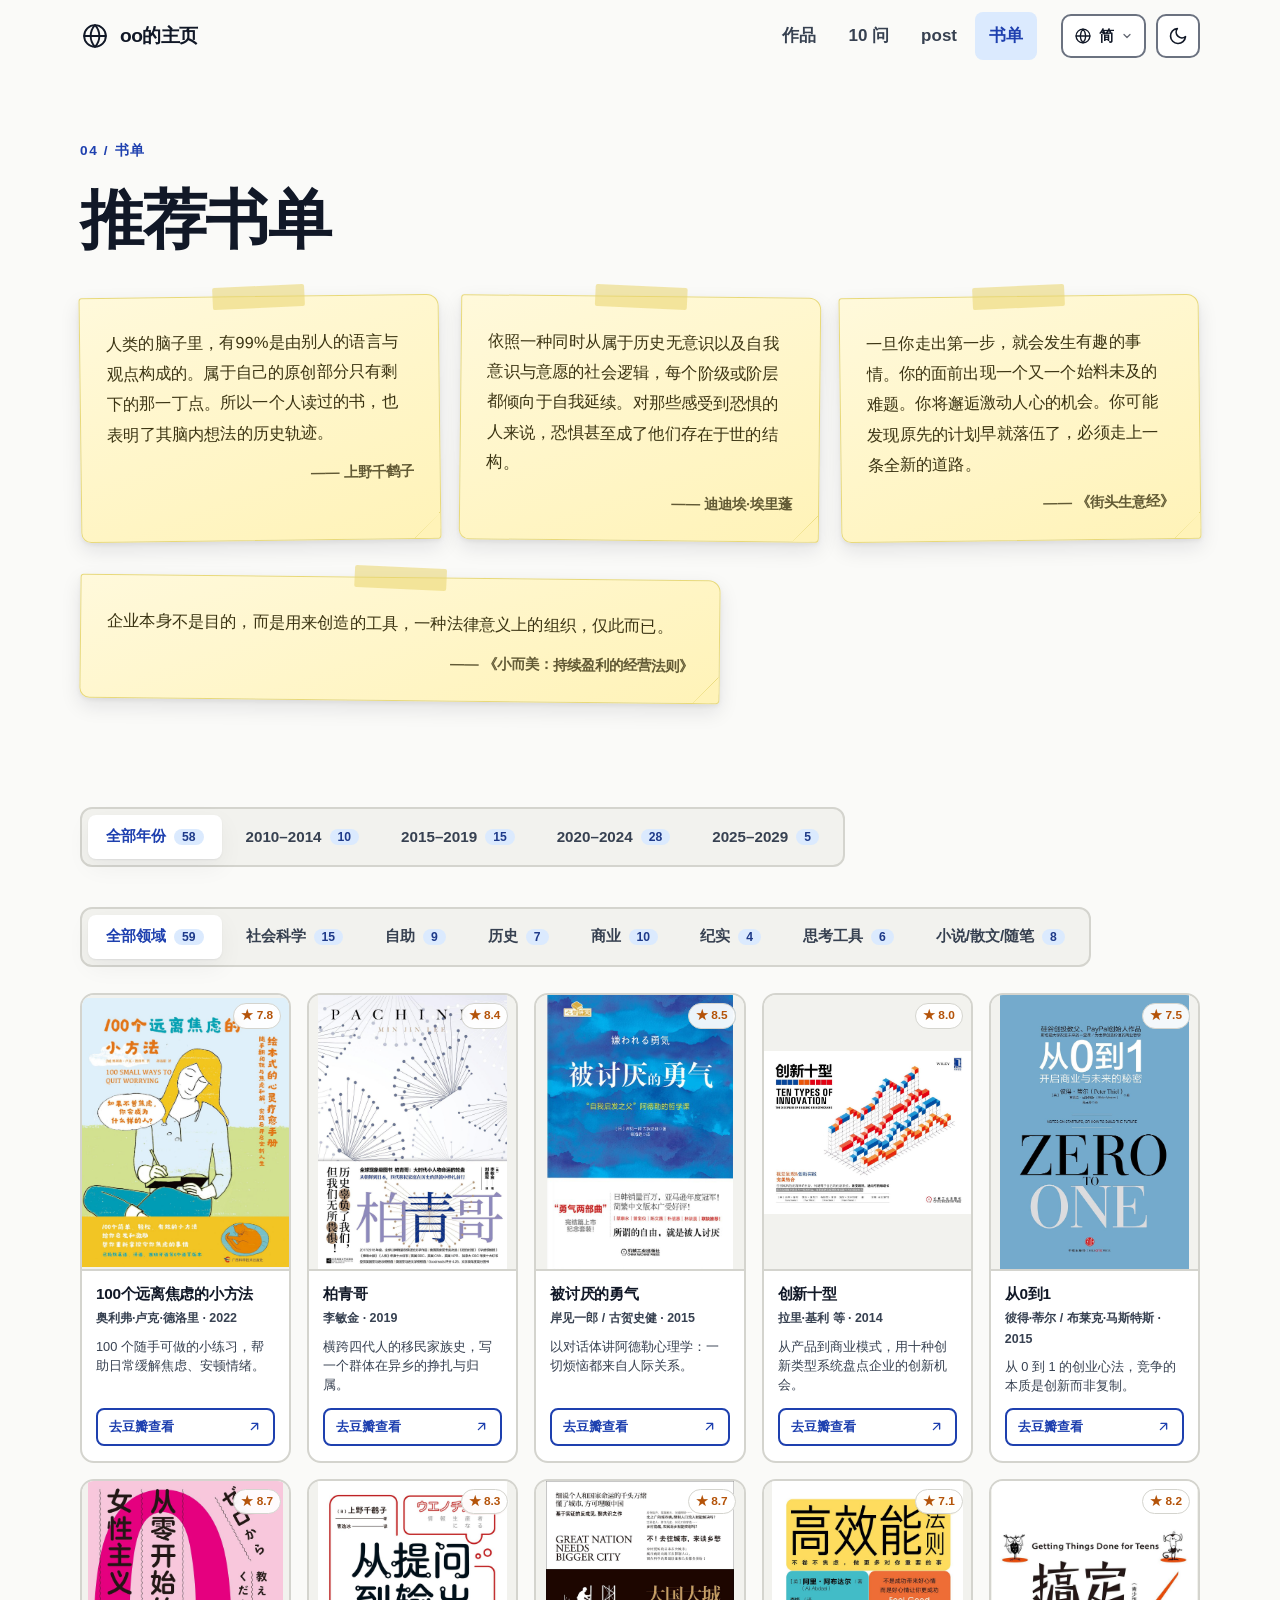
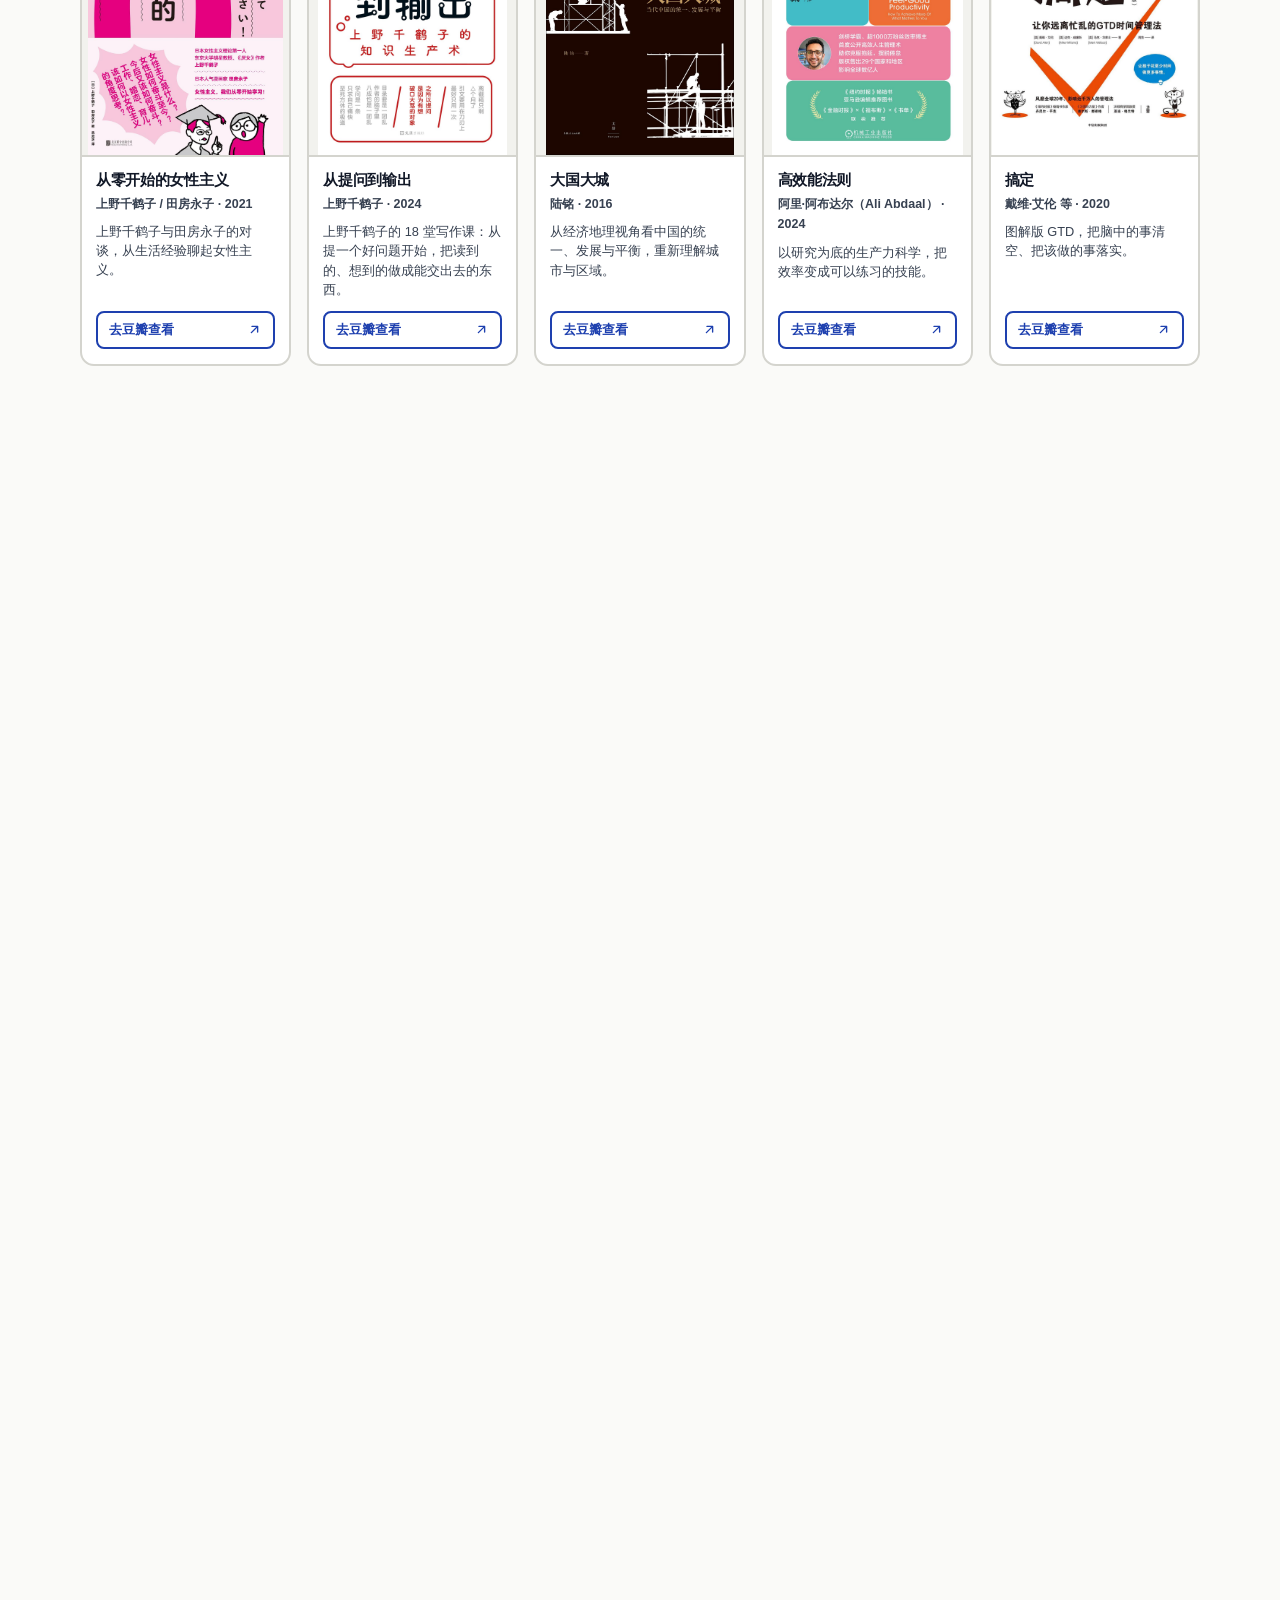
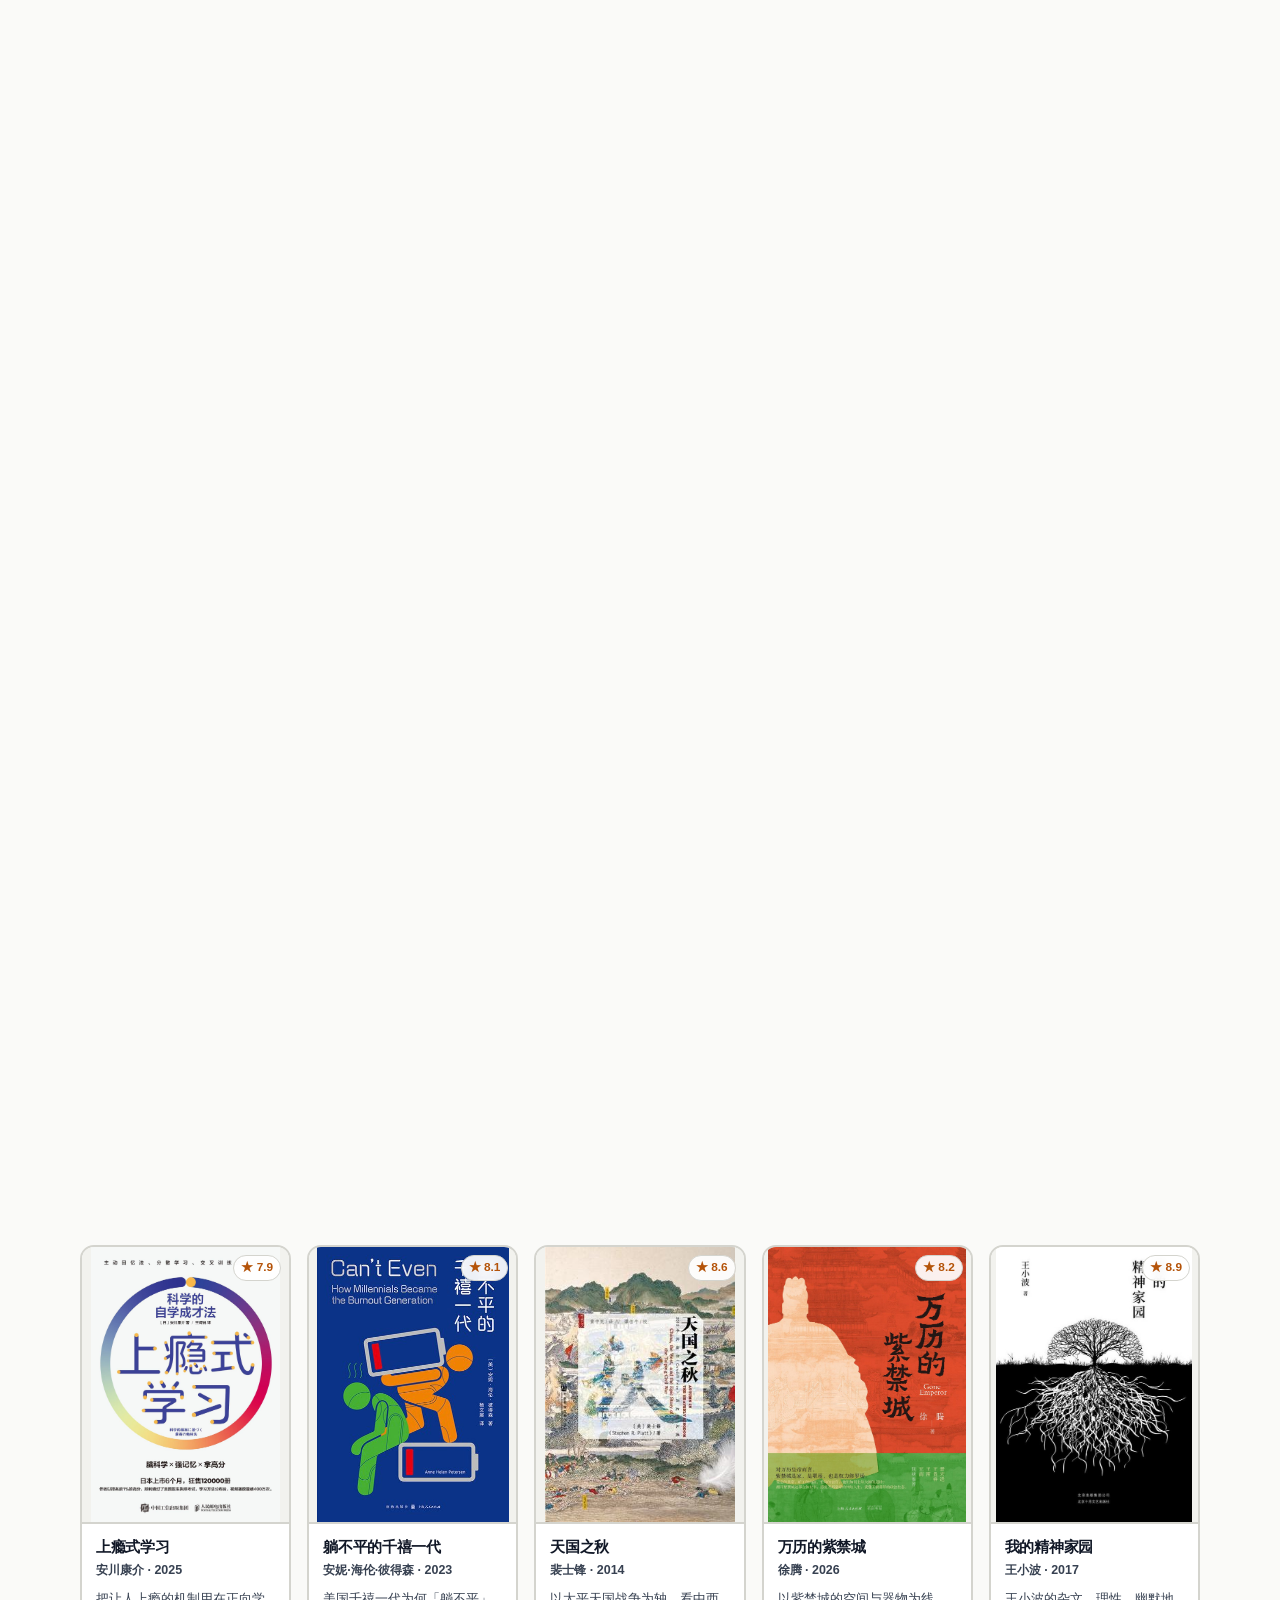
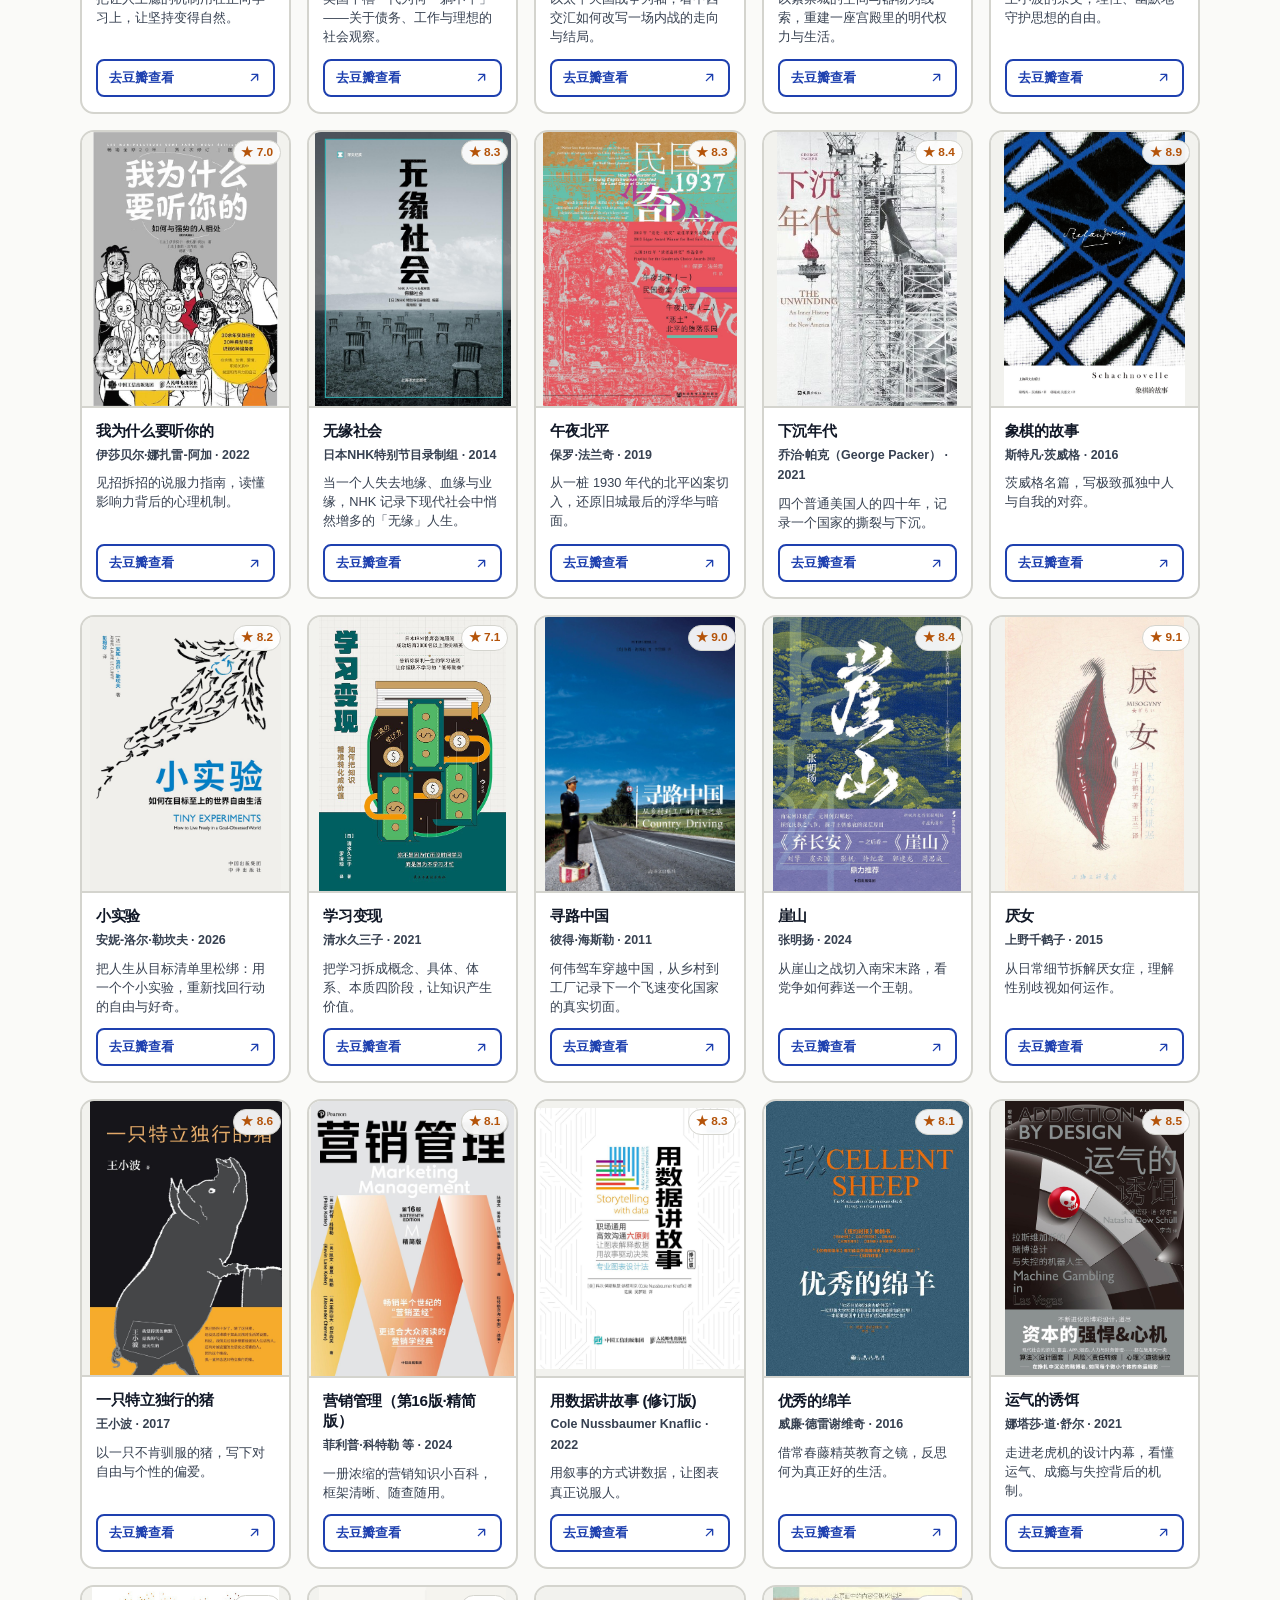
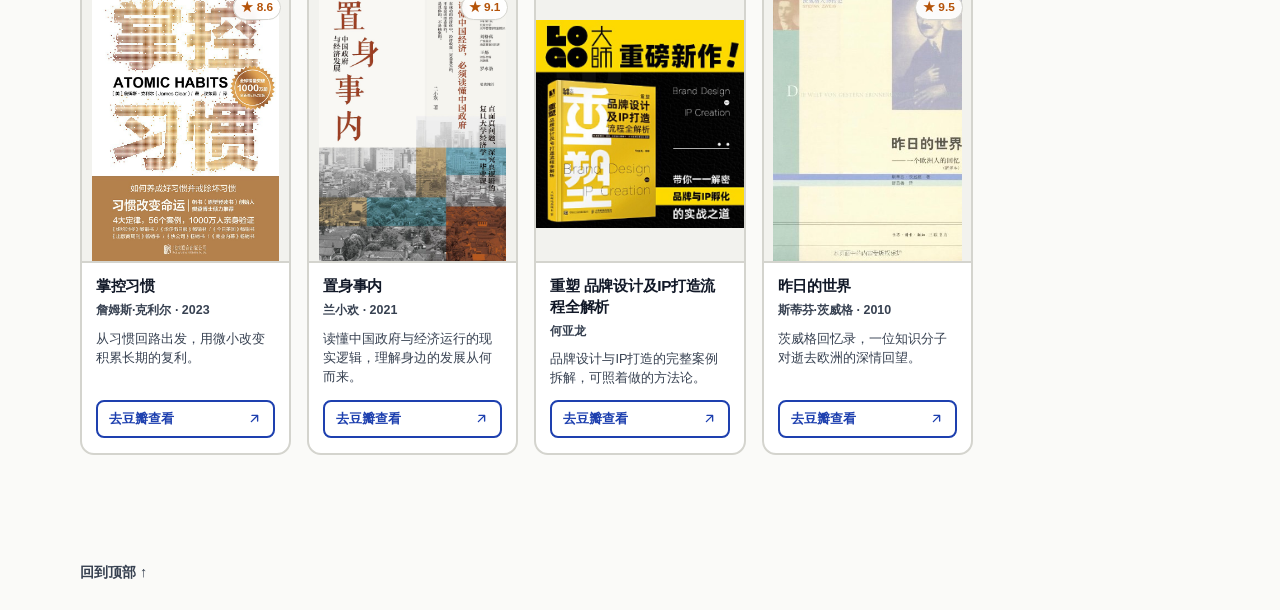
<file: 推荐书单/index.html>
<!DOCTYPE html>
<html lang="zh-CN" data-theme="light">
<head>
  <meta charset="UTF-8">
  <meta name="viewport" content="width=device-width, initial-scale=1">
  <title>推荐书单 · oo的主页</title>
  <meta name="description" content="oo 的推荐书单：跨多个领域值得一读的好书，点击封面直达豆瓣。">
  <style>
    /* ============ Design tokens（与主页同一套） ============ */
    :root {
      --bg: #FAFAF8;
      --surface: #FFFFFF;
      --surface-2: #F2F2EE;
      --text: #111827;
      --text-muted: #374151;
      --border: #6B7280;
      --border-soft: #D4D4CE;
      --primary: #1E40AF;
      --primary-hover: #172E7E;
      --on-primary: #FFFFFF;
      --focus: #B91C1C;
      --shadow: 0 1px 2px rgba(17,24,39,.06), 0 8px 24px rgba(17,24,39,.05);
      --tag-blue-bg: #DBEAFE; --tag-blue-text: #1E3A8A;
      --tag-mint-bg: #D1FAE5; --tag-mint-text: #14532D;
      --tag-peach-bg: #FCE7D3; --tag-peach-text: #7C2D12;
      --tag-purple-bg: #EDE9FE; --tag-purple-text: #5B21B6;
      --rating: #B45309;
      --radius: 14px;
      --wrap: 1120px;
      /* 便签（摘录）*/
      --note-bg: #FFF9DB;
      --note-bg-2: #FFF3B8;
      --note-line: #E8D979;
      --note-tape: rgba(233, 213, 110, .55);
      --note-ink: #3B3413;
    }
    [data-theme="dark"] {
      --bg: #0C1424;
      --surface: #142033;
      --surface-2: #1B2A41;
      --text: #F8FAFC;
      --text-muted: #D5DEEB;
      --border: #94A3B8;
      --border-soft: #334155;
      --primary: #93C5FD;
      --primary-hover: #BFDBFE;
      --on-primary: #0C1424;
      --focus: #FCA5A5;
      --shadow: 0 1px 2px rgba(0,0,0,.3), 0 10px 30px rgba(0,0,0,.25);
      --tag-blue-bg: #1E3A8A; --tag-blue-text: #DBEAFE;
      --tag-mint-bg: #14532D; --tag-mint-text: #D1FAE5;
      --tag-peach-bg: #7C2D12; --tag-peach-text: #FCE7D3;
      --tag-purple-bg: #5B21B6; --tag-purple-text: #EDE9FE;
      --rating: #FCD34D;
      /* 便签（摘录）——深色下用低饱和暗金，避免刺眼 */
      --note-bg: #3A3420;
      --note-bg-2: #454025;
      --note-line: #6B6029;
      --note-tape: rgba(252, 211, 77, .22);
      --note-ink: #F6EFD2;
    }

    /* ============ Base ============ */
    *, *::before, *::after { box-sizing: border-box; }
    html { scroll-behavior: smooth; }
    body {
      margin: 0;
      background: var(--bg);
      color: var(--text);
      font-family: -apple-system, BlinkMacSystemFont, "PingFang SC", "Hiragino Sans GB", "Microsoft YaHei", "Noto Sans SC", "Segoe UI", sans-serif;
      font-size: 17px;
      line-height: 1.65;
      -webkit-font-smoothing: antialiased;
    }
    img { max-width: 100%; display: block; }
    a { color: var(--primary); }
    h1, h2, h3 { line-height: 1.25; letter-spacing: -0.02em; }
    h1 { font-size: clamp(2.4rem, 6vw, 4rem); margin: 0 0 18px; }
    html[lang="ja"] h1 { font-size: clamp(1.9rem, 4.2vw, 2.8rem); }
    h2 { font-size: clamp(1.9rem, 4.5vw, 2.6rem); margin: 0 0 12px; }
    p { margin: 0 0 16px; }
    .wrap { width: min(var(--wrap), calc(100% - 48px)); margin-inline: auto; }
    .sr-only {
      position: absolute; width: 1px; height: 1px; padding: 0; margin: -1px;
      overflow: hidden; clip: rect(0,0,0,0); white-space: nowrap; border: 0;
    }

    /* ============ Accessibility ============ */
    .skip-link {
      position: absolute; left: 16px; top: -100px; z-index: 1000;
      background: var(--primary); color: var(--on-primary);
      padding: 12px 20px; border-radius: 8px; font-weight: 700; text-decoration: none;
    }
    .skip-link:focus { top: 12px; }
    :focus-visible { outline: 4px solid var(--focus); outline-offset: 3px; border-radius: 4px; }
    @media (prefers-reduced-motion: reduce) {
      html { scroll-behavior: auto; }
      *, *::before, *::after { animation-duration: .001ms !important; transition-duration: .001ms !important; }
      .reveal { opacity: 1 !important; transform: none !important; }
    }

    /* ============ Header ============ */
    .site-header {
      position: sticky; top: 0; z-index: 50;
      background: color-mix(in srgb, var(--bg) 92%, transparent);
      backdrop-filter: blur(10px);
    }
    .header-inner { display: flex; align-items: center; gap: 24px; min-height: 72px; }
    .brand { display: inline-flex; align-items: center; gap: 10px; color: var(--text); text-decoration: none; font-weight: 800; font-size: 1.2rem; letter-spacing: -0.03em; }
    .brand-mark { width: 30px; height: 30px; display: grid; place-items: center; background: none; color: var(--text); }
    .brand-mark svg { width: 26px; height: 26px; }
    .site-nav { margin-left: auto; display: flex; gap: 4px; align-items: center; }
    .site-nav a {
      color: var(--text-muted); text-decoration: none; font-weight: 600;
      padding: 10px 14px; border-radius: 8px; min-height: 44px; display: inline-flex; align-items: center;
    }
    .site-nav a:hover { background: var(--surface-2); color: var(--text); }
    .site-nav a[aria-current="page"] { color: var(--primary); background: var(--tag-blue-bg); }
    .icon-btn {
      width: 44px; height: 44px; display: grid; place-items: center;
      background: var(--surface); color: var(--text); border: 2px solid var(--border);
      border-radius: 10px; cursor: pointer;
    }
    .icon-btn:hover { background: var(--surface-2); }
    .icon-btn svg { width: 20px; height: 20px; }

    /* ============ Language switcher ============ */
    .header-tools { display: flex; align-items: center; gap: 10px; }
    .lang-wrap { position: relative; }
    .lang-btn {
      display: inline-flex; align-items: center; gap: 7px;
      height: 44px; padding: 0 11px; border: 2px solid var(--border); border-radius: 10px;
      background: var(--surface); color: var(--text); font-weight: 700; font-size: .92rem;
      cursor: pointer; font-family: inherit;
    }
    .lang-btn:hover { background: var(--surface-2); }
    .lang-btn .globe { width: 18px; height: 18px; flex: none; }
    .lang-btn .chev { width: 12px; height: 12px; flex: none; opacity: .65; transition: transform .18s ease; }
    .lang-btn[aria-expanded="true"] .chev { transform: rotate(180deg); }
    .lang-menu {
      position: absolute; right: 0; top: calc(100% + 8px); z-index: 60;
      min-width: 168px; margin: 0; padding: 6px; list-style: none;
      background: var(--surface); border: 2px solid var(--border); border-radius: 12px;
      box-shadow: var(--shadow);
    }
    .lang-menu[hidden] { display: none; }
    .lang-menu button {
      width: 100%; display: flex; align-items: center; justify-content: space-between; gap: 10px;
      padding: 10px 12px; border: 0; border-radius: 8px; background: none; color: var(--text);
      font-family: inherit; font-size: .92rem; font-weight: 600; text-align: left; cursor: pointer;
    }
    .lang-menu button:hover, .lang-menu button:focus-visible { background: var(--surface-2); }
    .lang-menu button[aria-checked="true"] { font-weight: 800; }
    .lang-menu button[aria-checked="true"]::after { content: "✓"; font-weight: 800; color: var(--primary); }

    /* ============ Hero ============ */
    .hero { padding: 64px 0 56px; }
    .hero h1 { margin-bottom: 0; }
    .eyebrow {
      display: inline-flex; align-items: center; gap: 8px;
      font-size: .85rem; font-weight: 800; letter-spacing: .12em; text-transform: uppercase;
      color: var(--primary); margin-bottom: 18px;
    }

    /* ============ Quote notes（标题下便签） ============ */
    .notes {
      display: flex; flex-wrap: wrap; gap: 20px;
      margin-top: 30px;
    }
    .note {
      position: relative;
      flex: 1 1 340px; max-width: 640px;
      margin: 6px 0 10px;
      padding: 30px 26px 24px;
      background: linear-gradient(160deg, var(--note-bg) 0%, var(--note-bg-2) 100%);
      border: 1px solid var(--note-line);
      border-radius: 3px 12px 4px 10px;
      box-shadow: 0 8px 20px rgba(17,24,39,.10), 0 2px 4px rgba(17,24,39,.06);
      color: var(--note-ink);
      transform: rotate(-.7deg);
    }
    .note:nth-child(even) { transform: rotate(.6deg); }
    /* 顶部胶带 */
    .note::before {
      content: ""; position: absolute; top: -11px; left: 50%;
      width: 92px; height: 22px; transform: translateX(-50%) rotate(-2deg);
      background: var(--note-tape);
      border-radius: 2px;
    }
    .note:nth-child(even)::before { transform: translateX(-50%) rotate(2deg); }
    /* 底部折角 */
    .note::after {
      content: ""; position: absolute; right: 0; bottom: 0;
      width: 26px; height: 26px;
      background: linear-gradient(135deg, transparent 50%, var(--note-line) 50%, var(--note-bg-2) 52%);
      border-radius: 0 0 10px 0;
    }
    .note blockquote {
      margin: 0 0 14px; font-size: 1.02rem; line-height: 1.85; letter-spacing: .01em;
    }
    .note figcaption {
      text-align: right; font-size: .9rem; font-weight: 700; color: var(--note-ink); opacity: .8;
    }
    html[lang="ja"] .note blockquote { font-size: .95rem; }

    /* ============ Year filter ============ */
    #years { padding: 40px 0 0; }
    /* 年份筛选按钮复用 .tabs/.tab 卡片样式，与「领域」筛选保持一致 */
    #yearBtns { justify-content: center; margin: 0 auto; }

    /* ============ Sections ============ */
    section { padding: 88px 0; }
    #list { padding: 40px 0 80px; }
    .section-head { margin-bottom: 26px; max-width: 60ch; }

    /* ============ Tabs ============ */
    .tabs {
      display: inline-flex; flex-wrap: wrap; gap: 6px; padding: 6px;
      background: var(--surface-2); border: 2px solid var(--border-soft);
      border-radius: 12px; margin-bottom: 26px;
    }
    .tab {
      appearance: none; border: 0; cursor: pointer; font-family: inherit;
      font-weight: 700; font-size: .95rem;
      color: var(--text-muted); background: transparent;
      padding: 9px 18px; border-radius: 8px; min-height: 44px;
      display: inline-flex; align-items: center; gap: 8px;
      transition: background .18s ease, color .18s ease;
    }
    .tab:hover { color: var(--text); }
    .tab[aria-selected="true"], .tab[aria-pressed="true"] { background: var(--surface); color: var(--primary); box-shadow: var(--shadow); }
    .tab-count {
      font-size: .76rem; font-weight: 800; padding: 1px 8px; border-radius: 999px;
      background: var(--tag-blue-bg); color: var(--tag-blue-text);
    }

    /* ============ Book cards（沿用主页卡片语言） ============ */
    .books { display: grid; grid-template-columns: repeat(5, 1fr); gap: 16px; }
    .book {
      background: var(--surface); border: 2px solid var(--border-soft);
      border-radius: var(--radius); overflow: hidden; display: flex; flex-direction: column;
      text-decoration: none; color: inherit;
      transition: transform .2s ease, border-color .2s ease, box-shadow .2s ease;
    }
    .book:hover { transform: translateY(-4px); border-color: var(--text); box-shadow: var(--shadow); }
    .book-cover {
      position: relative; aspect-ratio: 3 / 4; overflow: hidden;
      background: var(--surface-2); border-bottom: 2px solid var(--border-soft);
    }
    .book-cover img { width: 100%; height: 100%; object-fit: contain; object-position: center; transition: transform .35s ease; }
    .book:hover .book-cover img { transform: scale(1.04); }
    .book-rating {
      position: absolute; right: 8px; top: 8px;
      background: color-mix(in srgb, var(--surface) 92%, transparent);
      color: var(--rating); font-weight: 800; font-size: .74rem;
      padding: 2px 7px; border-radius: 999px; border: 1px solid var(--border-soft);
      backdrop-filter: blur(4px);
    }
    .book-body { padding: 13px 14px 15px; display: flex; flex-direction: column; flex: 1; }
    .book-title { font-size: .96rem; font-weight: 800; margin: 0 0 3px; line-height: 1.35; }
    .book-author { color: var(--text-muted); font-size: .78rem; font-weight: 600; margin: 0 0 8px; }
    .book-desc { color: var(--text-muted); font-size: .8rem; line-height: 1.5; margin: 0 0 12px; flex: 1; }
    .book-link {
      margin-top: auto; display: inline-flex; align-items: center; justify-content: space-between; gap: 8px;
      min-height: 38px; padding: 6px 11px; border: 2px solid var(--primary); border-radius: 8px;
      color: var(--primary); font-weight: 800; font-size: .82rem;
    }
    .book:hover .book-link { background: var(--primary); color: var(--on-primary); }
    .book-link svg { width: 15px; height: 15px; }
    .book-empty {
      grid-column: 1 / -1; text-align: center; color: var(--text-muted); padding: 44px 20px;
      border: 2px dashed var(--border); border-radius: var(--radius);
    }

    /* ============ Footer ============ */
    .site-footer { padding: 26px 0; color: var(--text-muted); font-size: .9rem; }
    .footer-inner { display: flex; flex-wrap: wrap; gap: 12px; justify-content: space-between; align-items: center; }
    .footer-inner a { color: var(--text-muted); text-decoration: none; font-weight: 600; }
    .footer-inner a:hover { color: var(--primary); }

    /* ============ Reveal ============ */
    .reveal { opacity: 0; transform: translateY(16px); transition: opacity .45s ease, transform .45s ease; }
    .reveal.in { opacity: 1; transform: none; }

    /* ============ Responsive ============ */
    @media (max-width: 1080px) { .books { grid-template-columns: repeat(4, 1fr); } }
    @media (max-width: 900px) { .books { grid-template-columns: repeat(3, 1fr); } }
    @media (max-width: 680px) {
      body { font-size: 16px; }
      .wrap { width: min(var(--wrap), calc(100% - 32px)); }
      .header-inner { flex-wrap: wrap; gap: 8px 12px; padding: 10px 0; min-height: 0; }
      .header-tools { margin-left: auto; }
      .site-nav { order: 3; width: 100%; margin-left: 0; gap: 2px; overflow-x: auto; -webkit-overflow-scrolling: touch; }
      .site-nav a { padding: 8px 10px; font-size: .9rem; white-space: nowrap; }
      .hero { padding: 40px 0 44px; }
      #list { padding: 40px 0 56px; }
      .books { grid-template-columns: repeat(2, 1fr); gap: 14px 12px; }
      .book-body { padding: 11px 12px 13px; }
      .book-title { font-size: .92rem; }
      .book-author { font-size: .75rem; margin-bottom: 7px; }
      .book-desc { font-size: .78rem; margin-bottom: 10px; }
      .book-link { font-size: .8rem; min-height: 36px; padding: 6px 10px; }
    }
    @media (max-width: 400px) {
      .books { gap: 12px 10px; }
      .book-body { padding: 10px 11px 12px; }
      .book-title { font-size: .88rem; }
      .book-desc { font-size: .74rem; }
      .book-link { font-size: .76rem; padding: 5px 9px; }
    }
  </style>
</head>
<body>
  <a class="skip-link" href="#main">跳到主要内容</a>

  <header class="site-header">
    <div class="wrap header-inner">
      <a class="brand" href="../index.html" aria-label="oo的主页，返回主页">
        <span class="brand-mark" aria-hidden="true">
          <svg viewBox="0 0 24 24" fill="none" stroke="currentColor" stroke-width="1.75" stroke-linecap="round" stroke-linejoin="round"><circle cx="12" cy="12" r="10"/><path d="M12 2a14.5 14.5 0 0 0 0 20 14.5 14.5 0 0 0 0-20"/><path d="M2 12h20"/></svg>
        </span>
        <span>oo的主页</span>
      </a>
      <nav class="site-nav" aria-label="主导航">
        <a href="../index.html#works">作品</a>
        <a href="../index.html#questions">10 问</a>
        <a href="../post/index.html">post</a>
        <a href="./index.html" aria-current="page">书单</a>
      </nav>
      <div class="header-tools">
        <div class="lang-wrap">
          <button id="langBtn" class="lang-btn" type="button" aria-haspopup="true" aria-expanded="false" aria-controls="langMenu" aria-label="切换语言">
            <svg class="globe" viewBox="0 0 24 24" fill="none" stroke="currentColor" stroke-width="1.8" stroke-linecap="round" stroke-linejoin="round" aria-hidden="true"><circle cx="12" cy="12" r="9.2"/><path d="M12 2.8a13.5 13.5 0 0 0 0 18.4 13.5 13.5 0 0 0 0-18.4M2.8 12h18.4"/></svg>
            <span id="langCurrent">简</span>
            <svg class="chev" viewBox="0 0 24 24" fill="none" stroke="currentColor" stroke-width="2.5" stroke-linecap="round" stroke-linejoin="round" aria-hidden="true"><path d="M6 9l6 6 6-6"/></svg>
          </button>
          <ul id="langMenu" class="lang-menu" role="menu" aria-label="语言" hidden>
            <li role="none"><button type="button" role="menuitemradio" data-lang="zh-Hans" aria-checked="true">简体中文</button></li>
            <li role="none"><button type="button" role="menuitemradio" data-lang="zh-Hant" aria-checked="false">繁體中文</button></li>
            <li role="none"><button type="button" role="menuitemradio" data-lang="en" aria-checked="false">English</button></li>
            <li role="none"><button type="button" role="menuitemradio" data-lang="ko" aria-checked="false">한국어</button></li>
            <li role="none"><button type="button" role="menuitemradio" data-lang="ja" aria-checked="false">日本語</button></li>
          </ul>
        </div>
        <button id="themeToggle" class="icon-btn" type="button" aria-pressed="false" aria-label="切换到深色模式" title="切换深浅色模式">
          <svg id="themeIcon" viewBox="0 0 24 24" fill="none" stroke="currentColor" stroke-width="2" stroke-linecap="round" stroke-linejoin="round" aria-hidden="true"><path d="M21 12.8A9 9 0 1 1 11.2 3 7 7 0 0 0 21 12.8z"/></svg>
        </button>
      </div>
    </div>
  </header>

  <main id="main">
    <!-- HERO -->
    <section id="top" class="hero" aria-labelledby="page-title">
      <div class="wrap">
        <p class="eyebrow">04 / 书单</p>
        <h1 id="page-title">推荐书单</h1>
        <div class="notes" id="quoteBoard" aria-label="摘录"></div>
      </div>
    </section>

    <!-- YEAR FILTER -->
    <section id="years" aria-label="按出版年份筛选">
      <div class="wrap">
        <div class="tabs reveal" id="yearBtns" role="group" aria-label="按年份筛选"></div>
      </div>
    </section>

    <!-- LIST -->
    <section id="list" aria-label="书单分类">
      <div class="wrap">
        <div class="tabs reveal" id="bookTabs" role="tablist" aria-label="书单分类"></div>

        <div id="bookPanel" role="tabpanel" aria-labelledby="tab-0">
          <div class="books" id="bookGrid">
            <p class="book-empty">书单正在加载……</p>
          </div>
        </div>
      </div>
    </section>
  </main>

  <footer class="site-footer">
    <div class="wrap footer-inner">
      <span><a href="#top">回到顶部 ↑</a></span>
    </div>
  </footer>

  <!-- 书单数据：由「推荐书单/books.js」提供，更新数据文件即可更新本页 -->
  <script src="./books.js"></script>
  <!-- 摘录便签数据：由「推荐书单/quotes.js」提供，新增一条即加一张便签 -->
  <script src="./quotes.js"></script>

  <script>
    (function () {
      'use strict';
      var root = document.documentElement;
      var toggle = document.getElementById('themeToggle');
      var icon = document.getElementById('themeIcon');
      var langBtn = document.getElementById('langBtn');
      var langMenu = document.getElementById('langMenu');
      var langCurrent = document.getElementById('langCurrent');

      var LANGS = [
        { code: 'zh-Hans', tag: 'zh-CN', short: '简' },
        { code: 'zh-Hant', tag: 'zh-Hant', short: '繁' },
        { code: 'en', tag: 'en', short: 'EN' },
        { code: 'ko', tag: 'ko', short: '한' },
        { code: 'ja', tag: 'ja', short: '日' }
      ];

      var UI = {
        'zh-Hans': { themeDark: '切换到深色模式', themeLight: '切换到浅色模式', langAria: '切换语言', langMenuLabel: '语言', title: '推荐书单 · oo的主页', desc: 'oo 的推荐书单：跨多个领域值得一读的好书，点击封面直达豆瓣。' },
        'zh-Hant': { themeDark: '切換到深色模式', themeLight: '切換到淺色模式', langAria: '切換語言', langMenuLabel: '語言', title: '推薦書單 · oo 的首頁', desc: 'oo 的推薦書單：跨多個領域值得一讀的好書，點擊封面直達豆瓣。' },
        'en': { themeDark: 'Switch to dark mode', themeLight: 'Switch to light mode', langAria: 'Change language', langMenuLabel: 'Language', title: "Reading list · oo's home", desc: "oo's reading list: good books worth reading across many fields, click a cover to open Douban." },
        'ko': { themeDark: '어두운 모드로 전환', themeLight: '밝은 모드로 전환', langAria: '언어 변경', langMenuLabel: '언어', title: '추천 도서 목록 · oo의 홈', desc: 'oo의 추천 도서 목록: 여러 분야의 읽을 만한 좋은 책, 표지를 누르면 더우반으로 이동합니다.' },
        'ja': { themeDark: 'ダークモードに切り替え', themeLight: 'ライトモードに切り替え', langAria: '言語を変更', langMenuLabel: '言語', title: '推薦図書リスト · oo のホーム', desc: 'oo の推薦図書リスト：さまざまな分野から、読む価値のある本を。表紙をクリックすると豆瓣へ。' }
      };

      /* 书卡里的文字由 JS 渲染，切语言时按这里取词并重绘 */
      var BOOK_UI = {
        'zh-Hans': { view: '去豆瓣查看', aria: '查看《{t}》在豆瓣的页面（在新窗口打开）', empty: '这一类还没有书。' },
        'zh-Hant': { view: '去豆瓣查看', aria: '查看《{t}》在豆瓣的頁面（在新視窗開啟）', empty: '這一類還沒有書。' },
        'en': { view: 'View on Douban', aria: 'Open {t} on Douban (opens in a new window)', empty: 'No books in this category yet.' },
        'ko': { view: '더우반에서 보기', aria: '{t}의 더우반 페이지 열기(새 창에서 열림)', empty: '이 분류에는 아직 책이 없습니다.' },
        'ja': { view: '豆瓣で見る', aria: '『{t}』の豆瓣ページを開く（新しいウィンドウで開きます）', empty: 'この分類にはまだ本がありません。' }
      };

      var TEXT = {
        'zh-Hant': {
          'oo的主页': 'oo 的首頁', '作品': '作品', '10 问': '10 問', '书单': '書單',
          '跳到主要内容': '跳到主要內容', '04 / 书单': '04 / 書單', '推荐书单': '推薦書單',
          '社会科学': '社會科學', '自助': '自助', '书单分类': '書單分類',
          '回到顶部 ↑': '回到頂端 ↑', 'oo的主页，返回主页': 'oo 的首頁，返回首頁', '主导航': '主要導覽',
          '书单正在加载……': '書單正在載入……'
        },
        'en': {
          'oo的主页': "oo's home", '作品': 'Works', '10 问': '10 questions', '书单': 'Reading list',
          '跳到主要内容': 'Skip to main content', '03 / 书单': '03 / READING LIST', '推荐书单': 'Reading list',
          '社会科学': 'Social science', '自助': 'Self-help', '书单分类': 'Book categories',
          '回到顶部 ↑': 'Back to top ↑', 'oo的主页，返回主页': "oo's home, back to home", '主导航': 'Main navigation',
          '书单正在加载……': 'Loading the list…'
        },
        'ko': {
          'oo的主页': 'oo의 홈', '作品': '작품', '10 问': '10가지 질문', '书单': '추천 도서',
          '跳到主要内容': '본문으로 건너뛰기', '03 / 书单': '03 / 추천 도서', '推荐书单': '추천 도서 목록',
          '社会科学': '사회과학', '自助': '자기계발', '书单分类': '도서 분류',
          '回到顶部 ↑': '맨 위로 ↑', 'oo的主页，返回主页': 'oo의 홈, 홈으로 돌아가기', '主导航': '주 메뉴',
          '书单正在加载……': '목록을 불러오는 중…'
        },
        'ja': {
          'oo的主页': 'oo のホーム', '作品': '作品', '10 问': '10 の問い', '书单': '推薦図書',
          '跳到主要内容': 'メインコンテンツへスキップ', '03 / 书单': '03 / 推薦図書', '推荐书单': '推薦図書リスト',
          '社会科学': '社会科学', '自助': '自己啓発', '书单分类': '図書の分類',
          '回到顶部 ↑': 'トップへ戻る ↑', 'oo的主页，返回主页': 'oo のホーム、ホームへ戻る', '主导航': 'メインナビ',
          '书单正在加载……': 'リストを読み込み中…'
        }
      };

      var currentLang = 'zh-Hans';

      function norm(s) { return s.replace(/\s+/g, ' ').trim(); }

      var textNodes = [];
      (function () {
        var walker = document.createTreeWalker(document.body, NodeFilter.SHOW_TEXT, {
          acceptNode: function (n) {
            if (!n.nodeValue || !n.nodeValue.trim()) return NodeFilter.FILTER_REJECT;
            var p = n.parentElement;
            if (!p || p.closest('.tab-count')) return NodeFilter.FILTER_REJECT;
            if (p.tagName === 'SCRIPT' || p.tagName === 'STYLE') return NodeFilter.FILTER_REJECT;
            return NodeFilter.FILTER_ACCEPT;
          }
        });
        var n;
        while ((n = walker.nextNode())) textNodes.push({ node: n, orig: n.nodeValue, key: norm(n.nodeValue) });
      })();

      var attrTargets = [];
      document.querySelectorAll('[aria-label],[alt],[title]').forEach(function (el) {
        if (el.id === 'themeToggle' || el.id === 'langBtn') return;
        ['aria-label', 'alt', 'title'].forEach(function (a) {
          if (el.hasAttribute(a)) attrTargets.push({ el: el, attr: a, orig: el.getAttribute(a) });
        });
      });

      var stored = null;
      try { stored = localStorage.getItem('oo-design-theme'); } catch (e) {}
      var theme = stored === 'dark' || stored === 'light' ? stored : 'light';

      function applyTheme(next) {
        var ui = UI[currentLang] || UI['zh-Hans'];
        root.setAttribute('data-theme', next);
        var isDark = next === 'dark';
        toggle.setAttribute('aria-pressed', String(isDark));
        toggle.setAttribute('aria-label', isDark ? ui.themeLight : ui.themeDark);
        toggle.setAttribute('title', isDark ? ui.themeLight : ui.themeDark);
        icon.innerHTML = isDark
          ? '<circle cx="12" cy="12" r="4.2"/><path d="M12 2v2M12 20v2M2 12h2M20 12h2M4.9 4.9l1.4 1.4M17.7 17.7l1.4 1.4M19.1 4.9l-1.4 1.4M6.3 17.7l-1.4 1.4"/>'
          : '<path d="M21 12.8A9 9 0 1 1 11.2 3 7 7 0 0 0 21 12.8z"/>';
        try { localStorage.setItem('oo-design-theme', next); } catch (e) {}
      }

      // ===== 书单渲染 =====
      var grid = document.getElementById('bookGrid');
      var panel = document.getElementById('bookPanel');
      var tabsEl = document.getElementById('bookTabs');
      var books = window.RECOMMEND_BOOKS || [];
      var ALL = '__all__';  /* 「全部」筛选项的标识 */
      var CATS = [ALL].concat(
        (window.RECOMMEND_CATS && window.RECOMMEND_CATS.length)
          ? window.RECOMMEND_CATS.slice()
          : books.map(function (b) { return b.cat; }).filter(function (c, i, a) { return a.indexOf(c) === i; })
      );
      var activeCat = ALL;  /* 默认显示全部书籍 */

      /* 按中文书名拼音升序；支持 Intl.Collator 时用之，否则回退 localeCompare */
      var collator = (typeof Intl !== 'undefined' && Intl.Collator) ? new Intl.Collator('zh-CN') : null;
      function byTitle(a, b) {
        return collator ? collator.compare(a.title, b.title) : a.title.localeCompare(b.title, 'zh-CN');
      }

      /* 分类名的多语言（分类键本身用中文，展示时按语言取词） */
      var CAT_LABEL = {
        '社会科学': { 'zh-Hant': '社會科學', en: 'Social science', ko: '사회과학', ja: '社会科学' },
        '自助': { 'zh-Hant': '自助', en: 'Self-help', ko: '자기계발', ja: '自己啓発' },
        '历史':     { 'zh-Hant': '歷史', en: 'History', ko: '역사', ja: '歴史' },
        '商业':     { 'zh-Hant': '商業', en: 'Business', ko: '비즈니스', ja: 'ビジネス' },
        '纪实':     { 'zh-Hant': '紀實', en: 'Reportage', ko: '르포', ja: 'ルポ' },
        '思考工具': { 'zh-Hant': '思考工具', en: 'Thinking tools', ko: '사고 도구', ja: '思考の道具' },
        '小说/散文/随笔': { 'zh-Hant': '小說/散文/隨筆', en: 'Fiction / Essays', ko: '소설/산문/수필', ja: '小説/エッセイ' }
      };

      var ALL_LABEL = {
        'zh-Hans': '全部领域', 'zh-Hant': '全部領域', en: 'All fields', ko: '전체 분야', ja: 'すべての分野'
      };
      function catLabel(cat) {
        if (cat === ALL) return ALL_LABEL[currentLang] || ALL_LABEL['zh-Hans'];
        var m = CAT_LABEL[cat];
        return (m && m[currentLang]) || cat;
      }

      function el(tag, cls, text) {
        var n = document.createElement(tag);
        if (cls) n.className = cls;
        if (text != null) n.textContent = text;
        return n;
      }

      // ===== 摘录便签渲染 =====
      var quoteBoard = document.getElementById('quoteBoard');
      var quotes = window.RECOMMEND_QUOTES || [];
      /* 从按语言的对象里取词，缺该语言则回退简体 */
      function localized(field, lang) {
        if (!field) return '';
        if (typeof field === 'string') return field;
        return field[lang] || field['zh-Hans'] || '';
      }
      function renderQuotes(lang) {
        if (!quoteBoard) return;
        quoteBoard.innerHTML = '';
        quotes.forEach(function (q) {
          var fig = el('figure', 'note');
          fig.appendChild(el('blockquote', '', localized(q.text, lang)));
          var author = localized(q.author, lang);
          if (author) fig.appendChild(el('figcaption', '', '\u2014\u2014 ' + author));
          quoteBoard.appendChild(fig);
        });
      }

      function makeBook(b) {
        var L = BOOK_UI[currentLang] || BOOK_UI['zh-Hans'];
        var a = el('a', 'book reveal');
        a.href = b.url;
        a.target = '_blank';
        a.rel = 'noopener noreferrer';
        a.setAttribute('aria-label', L.aria.replace('{t}', b.title));

        var cover = el('div', 'book-cover');
        if (b.cover) {
          var img = el('img');
          img.src = b.cover;
          img.alt = b.title;
          img.loading = 'lazy';
          cover.appendChild(img);
        }
        if (b.rating) cover.appendChild(el('span', 'book-rating', '★ ' + b.rating));
        a.appendChild(cover);

        var body = el('div', 'book-body');
        body.appendChild(el('h3', 'book-title', b.title));
        body.appendChild(el('p', 'book-author', b.author + (b.year ? ' · ' + b.year : '')));
        if (b.desc) body.appendChild(el('p', 'book-desc', b.desc));

        var link = el('span', 'book-link');
        link.appendChild(el('span', '', L.view));
        link.insertAdjacentHTML('beforeend', '<svg viewBox="0 0 24 24" fill="none" stroke="currentColor" stroke-width="2.2" stroke-linecap="round" stroke-linejoin="round" aria-hidden="true"><path d="M7 17L17 7M8 7h9v9"/></svg>');
        body.appendChild(link);
        a.appendChild(body);
        return a;
      }

      // ===== 出版年份筛选（数据来自 books.js 的 year 字段，每 5 年一组） =====
      var yearBtnsEl = document.getElementById('yearBtns');
      var BAND = 5; // 每 5 年一组
      function bandStart(y) { return Math.floor(y / BAND) * BAND; }
      function bandLabel(g) { return g + '–' + (g + BAND - 1); }
      var activeYear = null; // 存区间起点，null 表示全部
      var yearStats = (function () {
        var m = {};
        books.forEach(function (b) {
          var y = parseInt(b.year, 10);
          if (!isNaN(y) && y >= 1900 && y <= 2100) {
            var g = bandStart(y);
            m[g] = (m[g] || 0) + 1;
          }
        });
        return m;
      })();
      var YEAR_LABEL = {
        'zh-Hans': { group: '按年份筛选', all: '全部年份' },
        'zh-Hant': { group: '依年份篩選', all: '全部年份' },
        en: { group: 'Filter by year', all: 'All years' },
        ko: { group: '연도별 필터', all: '전체 연도' },
        ja: { group: '年で絞り込み', all: 'すべての年' }
      };
      function yearText(key) {
        var L = YEAR_LABEL[currentLang] || YEAR_LABEL['zh-Hans'];
        return L[key];
      }
      function renderYears() {
        if (!yearBtnsEl) return;
        var years = Object.keys(yearStats).map(Number).sort(function (a, b) { return a - b; });
        if (!years.length) { yearBtnsEl.innerHTML = ''; return; }
        var total = years.reduce(function (s, y) { return s + yearStats[y]; }, 0);

        yearBtnsEl.innerHTML = '';
        years.forEach(function (y) {
          var n = yearStats[y];
          var label = bandLabel(y);
          var btn = el('button', 'tab');
          btn.type = 'button';
          btn.setAttribute('aria-pressed', String(activeYear === y));
          btn.appendChild(document.createTextNode(label));
          btn.appendChild(el('span', 'tab-count', String(n)));
          btn.addEventListener('click', function () { toggleYear(y); });
          yearBtnsEl.appendChild(btn);
        });
        var allBtn = el('button', 'tab');
        allBtn.type = 'button';
        allBtn.setAttribute('aria-pressed', String(activeYear === null));
        allBtn.appendChild(document.createTextNode(yearText('all')));
        allBtn.appendChild(el('span', 'tab-count', String(total)));
        allBtn.addEventListener('click', function () { toggleYear(null); });
        yearBtnsEl.insertBefore(allBtn, yearBtnsEl.firstChild);

        yearBtnsEl.setAttribute('aria-label', yearText('group'));
      }
      function toggleYear(y) {
        activeYear = (activeYear === y) ? null : y;
        renderYears();
        render(activeCat);
      }

      function render(cat) {
        var L = BOOK_UI[currentLang] || BOOK_UI['zh-Hans'];
        grid.innerHTML = '';
        /* ALL 显示全部，其余按领域筛选；两种情况都按书名拼音排序 */
        var list = (cat === ALL) ? books.slice() : books.filter(function (b) { return b.cat === cat; });
        if (activeYear !== null) {
          list = list.filter(function (b) {
            var y = parseInt(b.year, 10);
            return !isNaN(y) && y >= activeYear && y < activeYear + BAND;
          });
        }
        list.sort(byTitle);
        if (!list.length) {
          grid.appendChild(el('p', 'book-empty', L.empty));
          return;
        }
        list.forEach(function (b) { grid.appendChild(makeBook(b)); });
        revealCards();
      }

      function count(cat) {
        return (cat === ALL) ? books.length : books.filter(function (b) { return b.cat === cat; }).length;
      }

      /* 分类标签由数据驱动，加书后自动出现；空分类也保留标签 */
      function buildTabs() {
        tabsEl.innerHTML = '';
        CATS.forEach(function (cat, i) {
          var b = el('button', 'tab');
          b.type = 'button';
          b.setAttribute('role', 'tab');
          b.id = 'tab-' + i;
          b.setAttribute('aria-controls', 'bookPanel');
          b.setAttribute('aria-selected', String(cat === activeCat));
          b.setAttribute('data-cat', cat);
          b.appendChild(document.createTextNode(catLabel(cat)));
          var n = count(cat);
          if (n > 0) {
            b.appendChild(document.createTextNode(' '));
            b.appendChild(el('span', 'tab-count', String(n)));
          }
          b.addEventListener('click', function () { selectTab(cat); });
          b.addEventListener('keydown', onTabKey);
          tabsEl.appendChild(b);
        });
        syncPanel();
      }

      function selectTab(cat) {
        activeCat = cat;
        Array.prototype.forEach.call(tabsEl.children, function (t) {
          t.setAttribute('aria-selected', String(t.getAttribute('data-cat') === cat));
        });
        syncPanel();
        render(cat);
      }

      function syncPanel() {
        var cur = tabsEl.querySelector('.tab[aria-selected="true"]');
        var i = CATS.indexOf(activeCat);
        if (cur) panel.setAttribute('aria-labelledby', cur.id);
        else if (i >= 0) panel.setAttribute('aria-labelledby', 'tab-' + i);
      }

      function onTabKey(e) {
        if (e.key !== 'ArrowRight' && e.key !== 'ArrowLeft') return;
        e.preventDefault();
        var list = Array.prototype.slice.call(tabsEl.children);
        var i = list.indexOf(e.currentTarget);
        var next = list[(i + (e.key === 'ArrowRight' ? 1 : list.length - 1)) % list.length];
        if (next) { next.focus(); next.click(); }
      }

      function revealCards() {
        var reduce = window.matchMedia('(prefers-reduced-motion: reduce)').matches;
        var items = grid.querySelectorAll('.reveal');
        if (reduce || !('IntersectionObserver' in window)) {
          items.forEach(function (n) { n.classList.add('in'); });
        } else {
          var io = new IntersectionObserver(function (es) {
            es.forEach(function (e) { if (e.isIntersecting) { e.target.classList.add('in'); io.unobserve(e.target); } });
          }, { threshold: 0.1 });
          items.forEach(function (n) { io.observe(n); });
        }
      }

      // ===== 语言 =====
      function applyLang(code) {
        currentLang = code;
        var dict = TEXT[code] || null;
        var lang = LANGS.filter(function (l) { return l.code === code; })[0] || LANGS[0];
        var ui = UI[code] || UI['zh-Hans'];
        root.setAttribute('lang', lang.tag);

        textNodes.forEach(function (t) {
          if (!dict) { t.node.nodeValue = t.orig; return; }
          var tr = dict[t.key];
          t.node.nodeValue = (tr != null) ? tr : t.orig;
        });

        attrTargets.forEach(function (a) {
          if (!dict) { a.el.setAttribute(a.attr, a.orig); return; }
          var tr = dict[a.orig];
          a.el.setAttribute(a.attr, (tr != null) ? tr : a.orig);
        });

        document.title = ui.title;
        var md = document.querySelector('meta[name="description"]');
        if (md) md.setAttribute('content', ui.desc);

        langCurrent.textContent = lang.short;
        langBtn.setAttribute('aria-label', ui.langAria);
        langMenu.setAttribute('aria-label', ui.langMenuLabel);

        langMenu.querySelectorAll('button[data-lang]').forEach(function (b) {
          b.setAttribute('aria-checked', String(b.getAttribute('data-lang') === code));
        });

        applyTheme(theme);
        try { localStorage.setItem('oo-design-lang', code); } catch (e) {}
        renderQuotes(code);
        renderYears();
        buildTabs();
        render(activeCat);
      }

      function openMenu(open) {
        langMenu.hidden = !open;
        langBtn.setAttribute('aria-expanded', String(open));
      }
      langBtn.addEventListener('click', function (e) {
        e.stopPropagation();
        openMenu(langMenu.hidden);
      });
      document.addEventListener('click', function (e) {
        if (!e.target.closest('.lang-wrap')) openMenu(false);
      });
      document.addEventListener('keydown', function (e) {
        if (e.key === 'Escape') openMenu(false);
      });
      langMenu.querySelectorAll('button[data-lang]').forEach(function (b) {
        b.addEventListener('click', function () {
          applyLang(b.getAttribute('data-lang'));
          openMenu(false);
          langBtn.focus();
        });
      });

      toggle.addEventListener('click', function () {
        theme = root.getAttribute('data-theme') === 'dark' ? 'light' : 'dark';
        applyTheme(theme);
      });

      var storedLang = null;
      try { storedLang = localStorage.getItem('oo-design-lang'); } catch (e) {}
      var initLang = LANGS.some(function (l) { return l.code === storedLang; }) ? storedLang : 'zh-Hans';
      applyLang(initLang);

      // 页面级 reveal
      var reduce = window.matchMedia('(prefers-reduced-motion: reduce)').matches;
      var items = document.querySelectorAll('.reveal');
      if (reduce || !('IntersectionObserver' in window)) {
        items.forEach(function (el) { el.classList.add('in'); });
      } else {
        var io = new IntersectionObserver(function (entries) {
          entries.forEach(function (entry) {
            if (entry.isIntersecting) { entry.target.classList.add('in'); io.unobserve(entry.target); }
          });
        }, { threshold: 0.12 });
        items.forEach(function (el) { io.observe(el); });
      }
    })();
  </script>
</body>
</html>
</file>
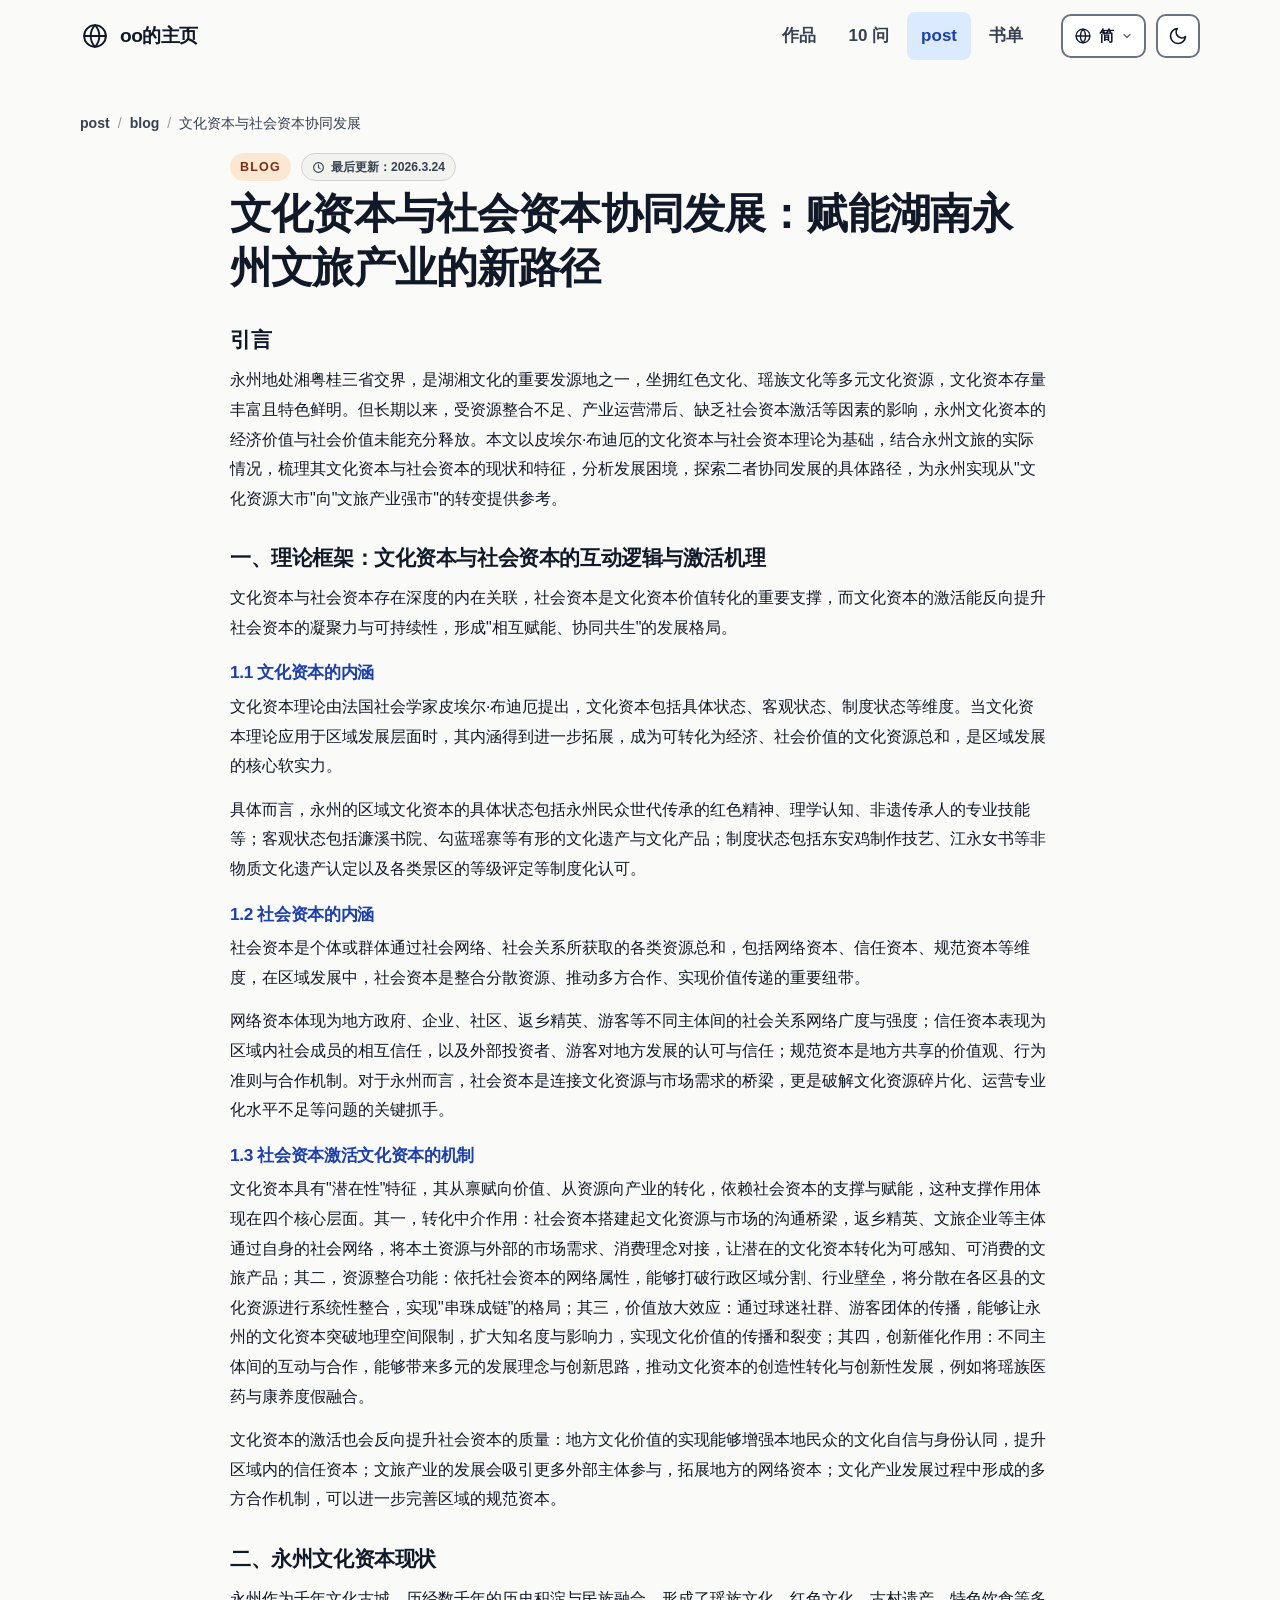
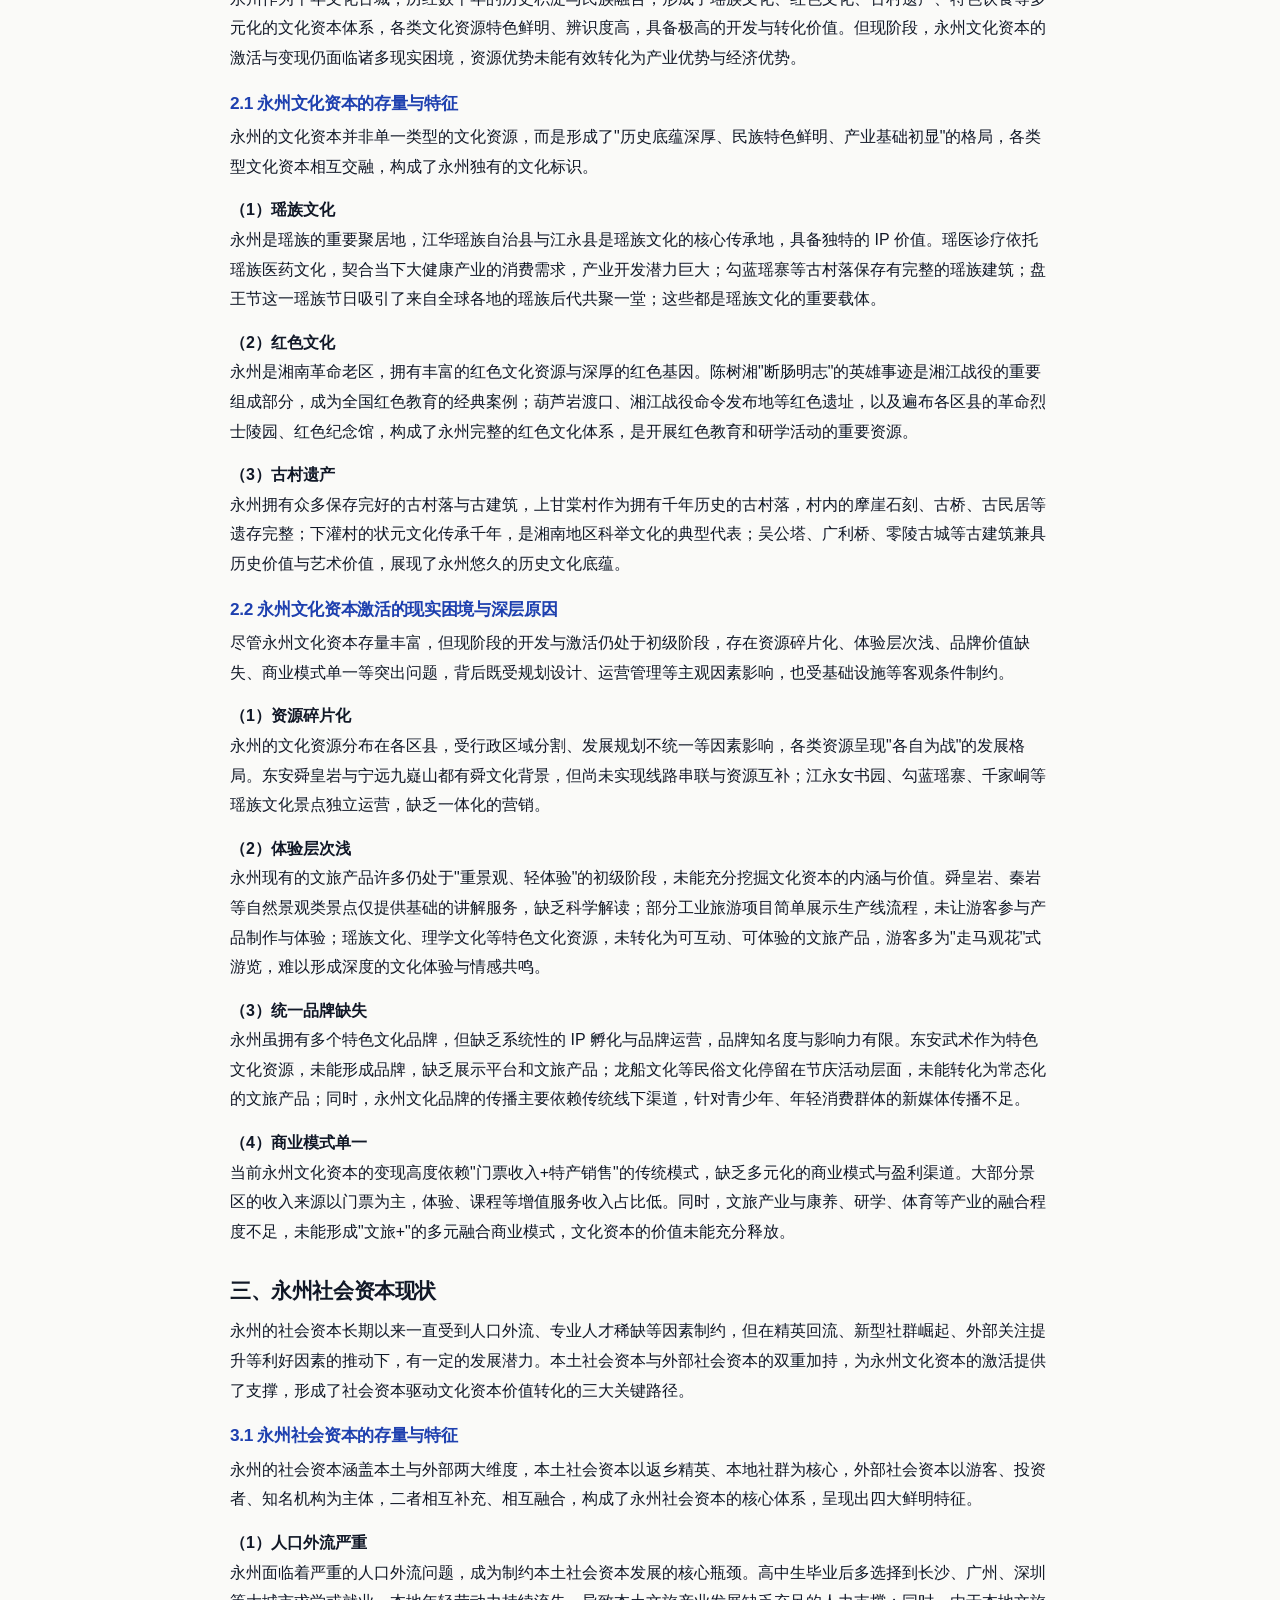
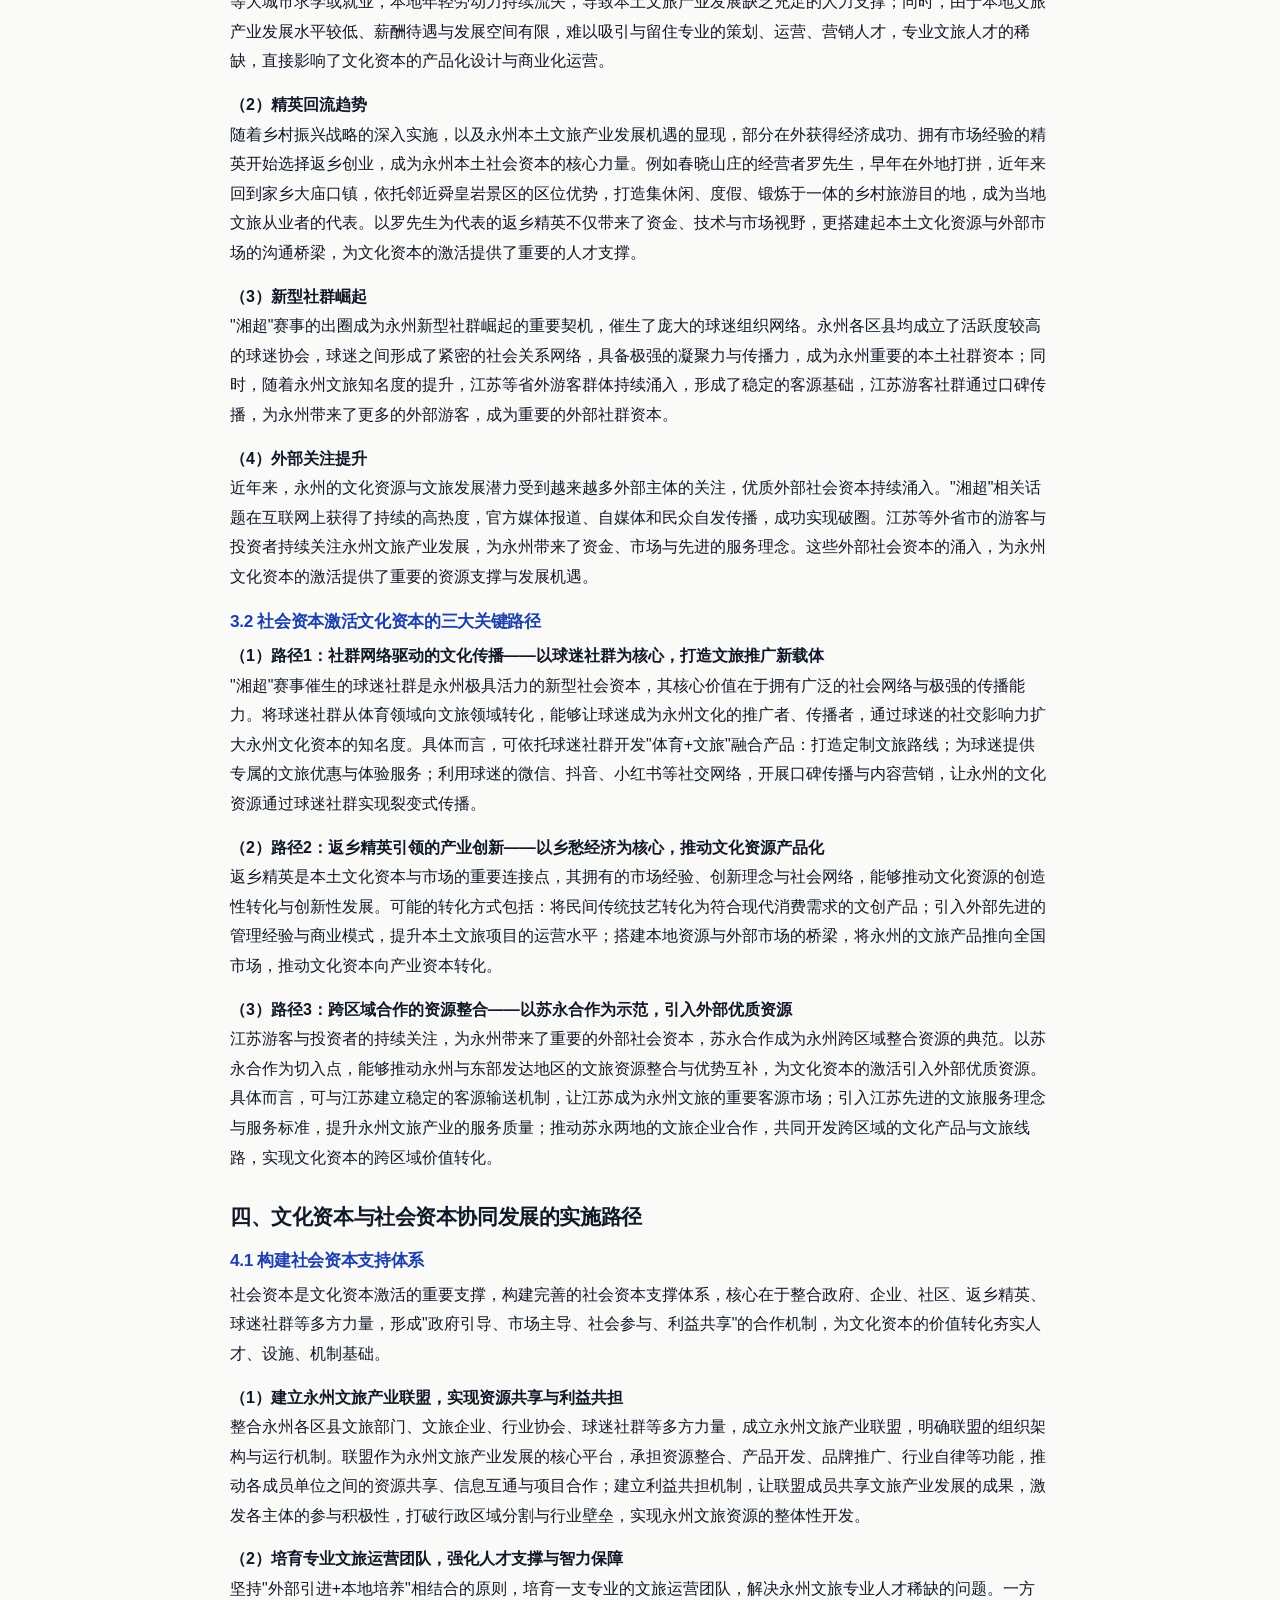
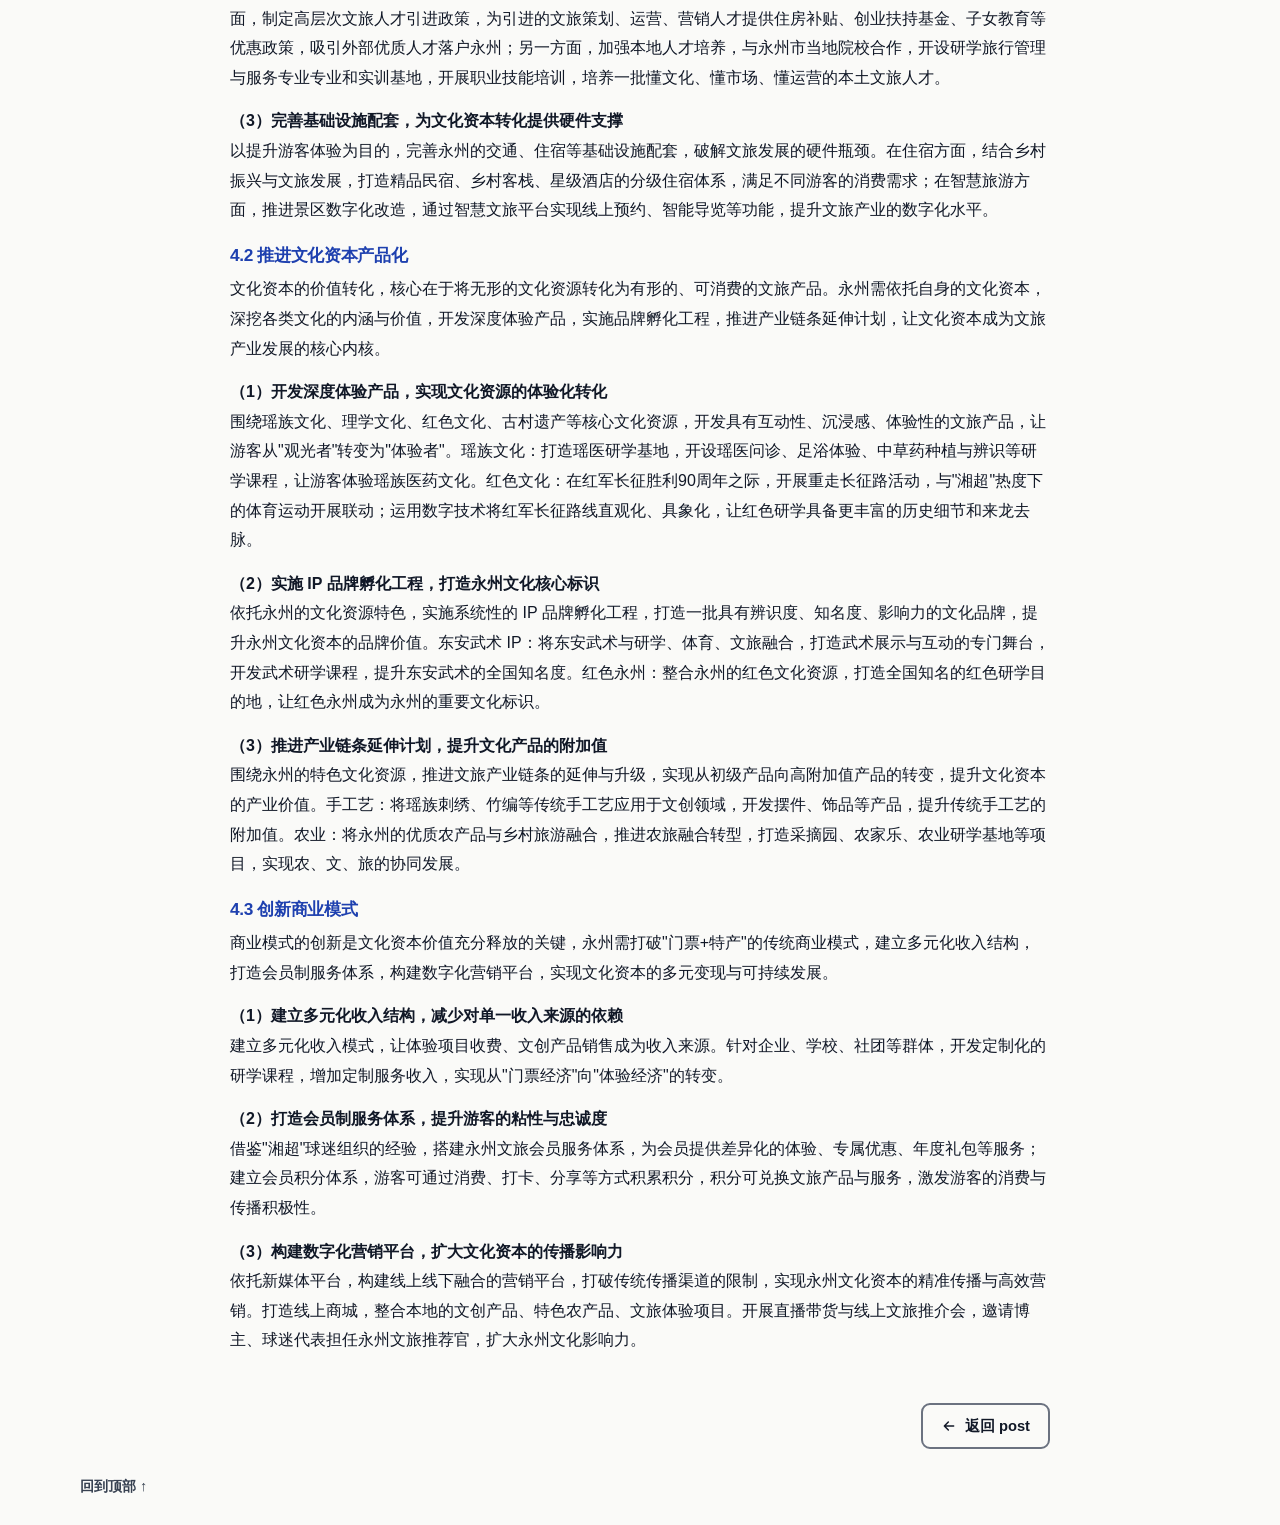
<file: post/blog/yongzhou-wenlv.html>
<!DOCTYPE html>
<html lang="zh-CN" data-theme="light">
<head>
  <meta charset="UTF-8">
  <meta name="viewport" content="width=device-width, initial-scale=1">
  <title>文化资本与社会资本协同发展：赋能湖南永州文旅产业的新路径 · post · oo的主页</title>
  <meta name="description" content="以布迪厄的文化资本与社会资本理论为基础，探索湖南永州文旅产业协同发展的路径。">
  <link rel="stylesheet" href="../assets/post.css">
</head>
<body>
  <a class="skip-link" href="#main">跳到主要内容</a>

  <header class="site-header">
    <div class="wrap header-inner">
      <a class="brand" href="../../index.html" aria-label="oo的主页，返回主页">
        <span class="brand-mark" aria-hidden="true">
          <svg viewBox="0 0 24 24" fill="none" stroke="currentColor" stroke-width="1.75" stroke-linecap="round" stroke-linejoin="round"><circle cx="12" cy="12" r="10"/><path d="M12 2a14.5 14.5 0 0 0 0 20 14.5 14.5 0 0 0 0-20"/><path d="M2 12h20"/></svg>
        </span>
        <span>oo的主页</span>
      </a>
      <nav class="site-nav" aria-label="主导航">
        <a href="../../index.html#works">作品</a>
        <a href="../../index.html#questions">10 问</a>
        <a href="../index.html" aria-current="page">post</a>
        <a href="../../推荐书单/index.html">书单</a>
      </nav>
      <div class="header-tools">
        <div class="lang-wrap">
          <button id="langBtn" class="lang-btn" type="button" aria-haspopup="true" aria-expanded="false" aria-controls="langMenu" aria-label="切换语言">
            <svg class="globe" viewBox="0 0 24 24" fill="none" stroke="currentColor" stroke-width="1.8" stroke-linecap="round" stroke-linejoin="round" aria-hidden="true"><circle cx="12" cy="12" r="9.2"/><path d="M12 2.8a13.5 13.5 0 0 0 0 18.4 13.5 13.5 0 0 0 0-18.4M2.8 12h18.4"/></svg>
            <span id="langCurrent">简</span>
            <svg class="chev" viewBox="0 0 24 24" fill="none" stroke="currentColor" stroke-width="2.5" stroke-linecap="round" stroke-linejoin="round" aria-hidden="true"><path d="M6 9l6 6 6-6"/></svg>
          </button>
          <ul id="langMenu" class="lang-menu" role="menu" aria-label="语言" hidden>
            <li role="none"><button type="button" role="menuitemradio" data-lang="zh-Hans" aria-checked="true">简体中文</button></li>
            <li role="none"><button type="button" role="menuitemradio" data-lang="zh-Hant" aria-checked="false">繁體中文</button></li>
            <li role="none"><button type="button" role="menuitemradio" data-lang="en" aria-checked="false">English</button></li>
            <li role="none"><button type="button" role="menuitemradio" data-lang="ko" aria-checked="false">한국어</button></li>
            <li role="none"><button type="button" role="menuitemradio" data-lang="ja" aria-checked="false">日本語</button></li>
          </ul>
        </div>
        <button id="themeToggle" class="icon-btn" type="button" aria-pressed="false" aria-label="切换到深色模式" title="切换深浅色模式">
          <svg id="themeIcon" viewBox="0 0 24 24" fill="none" stroke="currentColor" stroke-width="2" stroke-linecap="round" stroke-linejoin="round" aria-hidden="true"><path d="M21 12.8A9 9 0 1 1 11.2 3 7 7 0 0 0 21 12.8z"/></svg>
        </button>
      </div>
    </div>
  </header>

  <main id="main">
    <div class="wrap article-top">
      <nav class="crumb" aria-label="面包屑">
        <a href="../index.html">post</a><span class="sep">/</span>
        <a href="../index.html#blog">blog</a><span class="sep">/</span>
        <span>文化资本与社会资本协同发展</span>
      </nav>
      <header class="article-header">
        <div class="meta">
          <span class="label label-blog">blog</span>
          <span class="updated">
            <svg viewBox="0 0 24 24" fill="none" stroke="currentColor" stroke-width="2" stroke-linecap="round" stroke-linejoin="round" aria-hidden="true"><circle cx="12" cy="12" r="9"/><path d="M12 7v5l3 2"/></svg>
            最后更新：2026.3.24
          </span>
        </div>
        <h1>文化资本与社会资本协同发展：赋能湖南永州文旅产业的新路径</h1>
      </header>
    </div>

    <div class="wrap">
      <div class="detail-layout">
        <article class="article-body reveal">

          <h3>引言</h3>
          <p>永州地处湘粤桂三省交界，是湖湘文化的重要发源地之一，坐拥红色文化、瑶族文化等多元文化资源，文化资本存量丰富且特色鲜明。但长期以来，受资源整合不足、产业运营滞后、缺乏社会资本激活等因素的影响，永州文化资本的经济价值与社会价值未能充分释放。本文以皮埃尔·布迪厄的文化资本与社会资本理论为基础，结合永州文旅的实际情况，梳理其文化资本与社会资本的现状和特征，分析发展困境，探索二者协同发展的具体路径，为永州实现从"文化资源大市"向"文旅产业强市"的转变提供参考。</p>

          <h3>一、理论框架：文化资本与社会资本的互动逻辑与激活机理</h3>
          <p>文化资本与社会资本存在深度的内在关联，社会资本是文化资本价值转化的重要支撑，而文化资本的激活能反向提升社会资本的凝聚力与可持续性，形成"相互赋能、协同共生"的发展格局。</p>

          <h4>1.1 文化资本的内涵</h4>
          <p>文化资本理论由法国社会学家皮埃尔·布迪厄提出，文化资本包括具体状态、客观状态、制度状态等维度。当文化资本理论应用于区域发展层面时，其内涵得到进一步拓展，成为可转化为经济、社会价值的文化资源总和，是区域发展的核心软实力。</p>
          <p>具体而言，永州的区域文化资本的具体状态包括永州民众世代传承的红色精神、理学认知、非遗传承人的专业技能等；客观状态包括濂溪书院、勾蓝瑶寨等有形的文化遗产与文化产品；制度状态包括东安鸡制作技艺、江永女书等非物质文化遗产认定以及各类景区的等级评定等制度化认可。</p>

          <h4>1.2 社会资本的内涵</h4>
          <p>社会资本是个体或群体通过社会网络、社会关系所获取的各类资源总和，包括网络资本、信任资本、规范资本等维度，在区域发展中，社会资本是整合分散资源、推动多方合作、实现价值传递的重要纽带。</p>
          <p>网络资本体现为地方政府、企业、社区、返乡精英、游客等不同主体间的社会关系网络广度与强度；信任资本表现为区域内社会成员的相互信任，以及外部投资者、游客对地方发展的认可与信任；规范资本是地方共享的价值观、行为准则与合作机制。对于永州而言，社会资本是连接文化资源与市场需求的桥梁，更是破解文化资源碎片化、运营专业化水平不足等问题的关键抓手。</p>

          <h4>1.3 社会资本激活文化资本的机制</h4>
          <p>文化资本具有"潜在性"特征，其从禀赋向价值、从资源向产业的转化，依赖社会资本的支撑与赋能，这种支撑作用体现在四个核心层面。其一，转化中介作用：社会资本搭建起文化资源与市场的沟通桥梁，返乡精英、文旅企业等主体通过自身的社会网络，将本土资源与外部的市场需求、消费理念对接，让潜在的文化资本转化为可感知、可消费的文旅产品；其二，资源整合功能：依托社会资本的网络属性，能够打破行政区域分割、行业壁垒，将分散在各区县的文化资源进行系统性整合，实现"串珠成链"的格局；其三，价值放大效应：通过球迷社群、游客团体的传播，能够让永州的文化资本突破地理空间限制，扩大知名度与影响力，实现文化价值的传播和裂变；其四，创新催化作用：不同主体间的互动与合作，能够带来多元的发展理念与创新思路，推动文化资本的创造性转化与创新性发展，例如将瑶族医药与康养度假融合。</p>
          <p>文化资本的激活也会反向提升社会资本的质量：地方文化价值的实现能够增强本地民众的文化自信与身份认同，提升区域内的信任资本；文旅产业的发展会吸引更多外部主体参与，拓展地方的网络资本；文化产业发展过程中形成的多方合作机制，可以进一步完善区域的规范资本。</p>

          <h3>二、永州文化资本现状</h3>
          <p>永州作为千年文化古城，历经数千年的历史积淀与民族融合，形成了瑶族文化、红色文化、古村遗产、特色饮食等多元化的文化资本体系，各类文化资源特色鲜明、辨识度高，具备极高的开发与转化价值。但现阶段，永州文化资本的激活与变现仍面临诸多现实困境，资源优势未能有效转化为产业优势与经济优势。</p>

          <h4>2.1 永州文化资本的存量与特征</h4>
          <p>永州的文化资本并非单一类型的文化资源，而是形成了"历史底蕴深厚、民族特色鲜明、产业基础初显"的格局，各类型文化资本相互交融，构成了永州独有的文化标识。</p>
          <p><strong>（1）瑶族文化</strong><br>永州是瑶族的重要聚居地，江华瑶族自治县与江永县是瑶族文化的核心传承地，具备独特的 IP 价值。瑶医诊疗依托瑶族医药文化，契合当下大健康产业的消费需求，产业开发潜力巨大；勾蓝瑶寨等古村落保存有完整的瑶族建筑；盘王节这一瑶族节日吸引了来自全球各地的瑶族后代共聚一堂；这些都是瑶族文化的重要载体。</p>
          <p><strong>（2）红色文化</strong><br>永州是湘南革命老区，拥有丰富的红色文化资源与深厚的红色基因。陈树湘"断肠明志"的英雄事迹是湘江战役的重要组成部分，成为全国红色教育的经典案例；葫芦岩渡口、湘江战役命令发布地等红色遗址，以及遍布各区县的革命烈士陵园、红色纪念馆，构成了永州完整的红色文化体系，是开展红色教育和研学活动的重要资源。</p>
          <p><strong>（3）古村遗产</strong><br>永州拥有众多保存完好的古村落与古建筑，上甘棠村作为拥有千年历史的古村落，村内的摩崖石刻、古桥、古民居等遗存完整；下灌村的状元文化传承千年，是湘南地区科举文化的典型代表；吴公塔、广利桥、零陵古城等古建筑兼具历史价值与艺术价值，展现了永州悠久的历史文化底蕴。</p>

          <h4>2.2 永州文化资本激活的现实困境与深层原因</h4>
          <p>尽管永州文化资本存量丰富，但现阶段的开发与激活仍处于初级阶段，存在资源碎片化、体验层次浅、品牌价值缺失、商业模式单一等突出问题，背后既受规划设计、运营管理等主观因素影响，也受基础设施等客观条件制约。</p>
          <p><strong>（1）资源碎片化</strong><br>永州的文化资源分布在各区县，受行政区域分割、发展规划不统一等因素影响，各类资源呈现"各自为战"的发展格局。东安舜皇岩与宁远九嶷山都有舜文化背景，但尚未实现线路串联与资源互补；江永女书园、勾蓝瑶寨、千家峒等瑶族文化景点独立运营，缺乏一体化的营销。</p>
          <p><strong>（2）体验层次浅</strong><br>永州现有的文旅产品许多仍处于"重景观、轻体验"的初级阶段，未能充分挖掘文化资本的内涵与价值。舜皇岩、秦岩等自然景观类景点仅提供基础的讲解服务，缺乏科学解读；部分工业旅游项目简单展示生产线流程，未让游客参与产品制作与体验；瑶族文化、理学文化等特色文化资源，未转化为可互动、可体验的文旅产品，游客多为"走马观花"式游览，难以形成深度的文化体验与情感共鸣。</p>
          <p><strong>（3）统一品牌缺失</strong><br>永州虽拥有多个特色文化品牌，但缺乏系统性的 IP 孵化与品牌运营，品牌知名度与影响力有限。东安武术作为特色文化资源，未能形成品牌，缺乏展示平台和文旅产品；龙船文化等民俗文化停留在节庆活动层面，未能转化为常态化的文旅产品；同时，永州文化品牌的传播主要依赖传统线下渠道，针对青少年、年轻消费群体的新媒体传播不足。</p>
          <p><strong>（4）商业模式单一</strong><br>当前永州文化资本的变现高度依赖"门票收入+特产销售"的传统模式，缺乏多元化的商业模式与盈利渠道。大部分景区的收入来源以门票为主，体验、课程等增值服务收入占比低。同时，文旅产业与康养、研学、体育等产业的融合程度不足，未能形成"文旅+"的多元融合商业模式，文化资本的价值未能充分释放。</p>

          <h3>三、永州社会资本现状</h3>
          <p>永州的社会资本长期以来一直受到人口外流、专业人才稀缺等因素制约，但在精英回流、新型社群崛起、外部关注提升等利好因素的推动下，有一定的发展潜力。本土社会资本与外部社会资本的双重加持，为永州文化资本的激活提供了支撑，形成了社会资本驱动文化资本价值转化的三大关键路径。</p>

          <h4>3.1 永州社会资本的存量与特征</h4>
          <p>永州的社会资本涵盖本土与外部两大维度，本土社会资本以返乡精英、本地社群为核心，外部社会资本以游客、投资者、知名机构为主体，二者相互补充、相互融合，构成了永州社会资本的核心体系，呈现出四大鲜明特征。</p>
          <p><strong>（1）人口外流严重</strong><br>永州面临着严重的人口外流问题，成为制约本土社会资本发展的核心瓶颈。高中生毕业后多选择到长沙、广州、深圳等大城市求学或就业，本地年轻劳动力持续流失，导致本土文旅产业发展缺乏充足的人力支撑；同时，由于本地文旅产业发展水平较低、薪酬待遇与发展空间有限，难以吸引与留住专业的策划、运营、营销人才，专业文旅人才的稀缺，直接影响了文化资本的产品化设计与商业化运营。</p>
          <p><strong>（2）精英回流趋势</strong><br>随着乡村振兴战略的深入实施，以及永州本土文旅产业发展机遇的显现，部分在外获得经济成功、拥有市场经验的精英开始选择返乡创业，成为永州本土社会资本的核心力量。例如春晓山庄的经营者罗先生，早年在外地打拼，近年来回到家乡大庙口镇，依托邻近舜皇岩景区的区位优势，打造集休闲、度假、锻炼于一体的乡村旅游目的地，成为当地文旅从业者的代表。以罗先生为代表的返乡精英不仅带来了资金、技术与市场视野，更搭建起本土文化资源与外部市场的沟通桥梁，为文化资本的激活提供了重要的人才支撑。</p>
          <p><strong>（3）新型社群崛起</strong><br>"湘超"赛事的出圈成为永州新型社群崛起的重要契机，催生了庞大的球迷组织网络。永州各区县均成立了活跃度较高的球迷协会，球迷之间形成了紧密的社会关系网络，具备极强的凝聚力与传播力，成为永州重要的本土社群资本；同时，随着永州文旅知名度的提升，江苏等省外游客群体持续涌入，形成了稳定的客源基础，江苏游客社群通过口碑传播，为永州带来了更多的外部游客，成为重要的外部社群资本。</p>
          <p><strong>（4）外部关注提升</strong><br>近年来，永州的文化资源与文旅发展潜力受到越来越多外部主体的关注，优质外部社会资本持续涌入。"湘超"相关话题在互联网上获得了持续的高热度，官方媒体报道、自媒体和民众自发传播，成功实现破圈。江苏等外省市的游客与投资者持续关注永州文旅产业发展，为永州带来了资金、市场与先进的服务理念。这些外部社会资本的涌入，为永州文化资本的激活提供了重要的资源支撑与发展机遇。</p>

          <h4>3.2 社会资本激活文化资本的三大关键路径</h4>
          <p><strong>（1）路径1：社群网络驱动的文化传播——以球迷社群为核心，打造文旅推广新载体</strong><br>"湘超"赛事催生的球迷社群是永州极具活力的新型社会资本，其核心价值在于拥有广泛的社会网络与极强的传播能力。将球迷社群从体育领域向文旅领域转化，能够让球迷成为永州文化的推广者、传播者，通过球迷的社交影响力扩大永州文化资本的知名度。具体而言，可依托球迷社群开发"体育+文旅"融合产品：打造定制文旅路线；为球迷提供专属的文旅优惠与体验服务；利用球迷的微信、抖音、小红书等社交网络，开展口碑传播与内容营销，让永州的文化资源通过球迷社群实现裂变式传播。</p>
          <p><strong>（2）路径2：返乡精英引领的产业创新——以乡愁经济为核心，推动文化资源产品化</strong><br>返乡精英是本土文化资本与市场的重要连接点，其拥有的市场经验、创新理念与社会网络，能够推动文化资源的创造性转化与创新性发展。可能的转化方式包括：将民间传统技艺转化为符合现代消费需求的文创产品；引入外部先进的管理经验与商业模式，提升本土文旅项目的运营水平；搭建本地资源与外部市场的桥梁，将永州的文旅产品推向全国市场，推动文化资本向产业资本转化。</p>
          <p><strong>（3）路径3：跨区域合作的资源整合——以苏永合作为示范，引入外部优质资源</strong><br>江苏游客与投资者的持续关注，为永州带来了重要的外部社会资本，苏永合作成为永州跨区域整合资源的典范。以苏永合作为切入点，能够推动永州与东部发达地区的文旅资源整合与优势互补，为文化资本的激活引入外部优质资源。具体而言，可与江苏建立稳定的客源输送机制，让江苏成为永州文旅的重要客源市场；引入江苏先进的文旅服务理念与服务标准，提升永州文旅产业的服务质量；推动苏永两地的文旅企业合作，共同开发跨区域的文化产品与文旅线路，实现文化资本的跨区域价值转化。</p>

          <h3>四、文化资本与社会资本协同发展的实施路径</h3>

          <h4>4.1 构建社会资本支持体系</h4>
          <p>社会资本是文化资本激活的重要支撑，构建完善的社会资本支撑体系，核心在于整合政府、企业、社区、返乡精英、球迷社群等多方力量，形成"政府引导、市场主导、社会参与、利益共享"的合作机制，为文化资本的价值转化夯实人才、设施、机制基础。</p>
          <p><strong>（1）建立永州文旅产业联盟，实现资源共享与利益共担</strong><br>整合永州各区县文旅部门、文旅企业、行业协会、球迷社群等多方力量，成立永州文旅产业联盟，明确联盟的组织架构与运行机制。联盟作为永州文旅产业发展的核心平台，承担资源整合、产品开发、品牌推广、行业自律等功能，推动各成员单位之间的资源共享、信息互通与项目合作；建立利益共担机制，让联盟成员共享文旅产业发展的成果，激发各主体的参与积极性，打破行政区域分割与行业壁垒，实现永州文旅资源的整体性开发。</p>
          <p><strong>（2）培育专业文旅运营团队，强化人才支撑与智力保障</strong><br>坚持"外部引进+本地培养"相结合的原则，培育一支专业的文旅运营团队，解决永州文旅专业人才稀缺的问题。一方面，制定高层次文旅人才引进政策，为引进的文旅策划、运营、营销人才提供住房补贴、创业扶持基金、子女教育等优惠政策，吸引外部优质人才落户永州；另一方面，加强本地人才培养，与永州市当地院校合作，开设研学旅行管理与服务专业专业和实训基地，开展职业技能培训，培养一批懂文化、懂市场、懂运营的本土文旅人才。</p>
          <p><strong>（3）完善基础设施配套，为文化资本转化提供硬件支撑</strong><br>以提升游客体验为目的，完善永州的交通、住宿等基础设施配套，破解文旅发展的硬件瓶颈。在住宿方面，结合乡村振兴与文旅发展，打造精品民宿、乡村客栈、星级酒店的分级住宿体系，满足不同游客的消费需求；在智慧旅游方面，推进景区数字化改造，通过智慧文旅平台实现线上预约、智能导览等功能，提升文旅产业的数字化水平。</p>

          <h4>4.2 推进文化资本产品化</h4>
          <p>文化资本的价值转化，核心在于将无形的文化资源转化为有形的、可消费的文旅产品。永州需依托自身的文化资本，深挖各类文化的内涵与价值，开发深度体验产品，实施品牌孵化工程，推进产业链条延伸计划，让文化资本成为文旅产业发展的核心内核。</p>
          <p><strong>（1）开发深度体验产品，实现文化资源的体验化转化</strong><br>围绕瑶族文化、理学文化、红色文化、古村遗产等核心文化资源，开发具有互动性、沉浸感、体验性的文旅产品，让游客从"观光者"转变为"体验者"。瑶族文化：打造瑶医研学基地，开设瑶医问诊、足浴体验、中草药种植与辨识等研学课程，让游客体验瑶族医药文化。红色文化：在红军长征胜利90周年之际，开展重走长征路活动，与"湘超"热度下的体育运动开展联动；运用数字技术将红军长征路线直观化、具象化，让红色研学具备更丰富的历史细节和来龙去脉。</p>
          <p><strong>（2）实施 IP 品牌孵化工程，打造永州文化核心标识</strong><br>依托永州的文化资源特色，实施系统性的 IP 品牌孵化工程，打造一批具有辨识度、知名度、影响力的文化品牌，提升永州文化资本的品牌价值。东安武术 IP：将东安武术与研学、体育、文旅融合，打造武术展示与互动的专门舞台，开发武术研学课程，提升东安武术的全国知名度。红色永州：整合永州的红色文化资源，打造全国知名的红色研学目的地，让红色永州成为永州的重要文化标识。</p>
          <p><strong>（3）推进产业链条延伸计划，提升文化产品的附加值</strong><br>围绕永州的特色文化资源，推进文旅产业链条的延伸与升级，实现从初级产品向高附加值产品的转变，提升文化资本的产业价值。手工艺：将瑶族刺绣、竹编等传统手工艺应用于文创领域，开发摆件、饰品等产品，提升传统手工艺的附加值。农业：将永州的优质农产品与乡村旅游融合，推进农旅融合转型，打造采摘园、农家乐、农业研学基地等项目，实现农、文、旅的协同发展。</p>

          <h4>4.3 创新商业模式</h4>
          <p>商业模式的创新是文化资本价值充分释放的关键，永州需打破"门票+特产"的传统商业模式，建立多元化收入结构，打造会员制服务体系，构建数字化营销平台，实现文化资本的多元变现与可持续发展。</p>
          <p><strong>（1）建立多元化收入结构，减少对单一收入来源的依赖</strong><br>建立多元化收入模式，让体验项目收费、文创产品销售成为收入来源。针对企业、学校、社团等群体，开发定制化的研学课程，增加定制服务收入，实现从"门票经济"向"体验经济"的转变。</p>
          <p><strong>（2）打造会员制服务体系，提升游客的粘性与忠诚度</strong><br>借鉴"湘超"球迷组织的经验，搭建永州文旅会员服务体系，为会员提供差异化的体验、专属优惠、年度礼包等服务；建立会员积分体系，游客可通过消费、打卡、分享等方式积累积分，积分可兑换文旅产品与服务，激发游客的消费与传播积极性。</p>
          <p><strong>（3）构建数字化营销平台，扩大文化资本的传播影响力</strong><br>依托新媒体平台，构建线上线下融合的营销平台，打破传统传播渠道的限制，实现永州文化资本的精准传播与高效营销。打造线上商城，整合本地的文创产品、特色农产品、文旅体验项目。开展直播带货与线上文旅推介会，邀请博主、球迷代表担任永州文旅推荐官，扩大永州文化影响力。</p>

        </article>

        <div class="article-end">
          <a class="back-link" href="../index.html#blog">
            <svg viewBox="0 0 24 24" fill="none" stroke="currentColor" stroke-width="2.2" stroke-linecap="round" stroke-linejoin="round" aria-hidden="true"><path d="M19 12H5M11 18l-6-6 6-6"/></svg>
            返回 post
          </a>
        </div>
      </div>
    </div>
  </main>

  <footer class="site-footer">
    <div class="wrap footer-inner">
      <span><a href="#top">回到顶部 ↑</a></span>
    </div>
  </footer>

  <script src="../assets/post.js"></script>
</body>
</html>
</file>
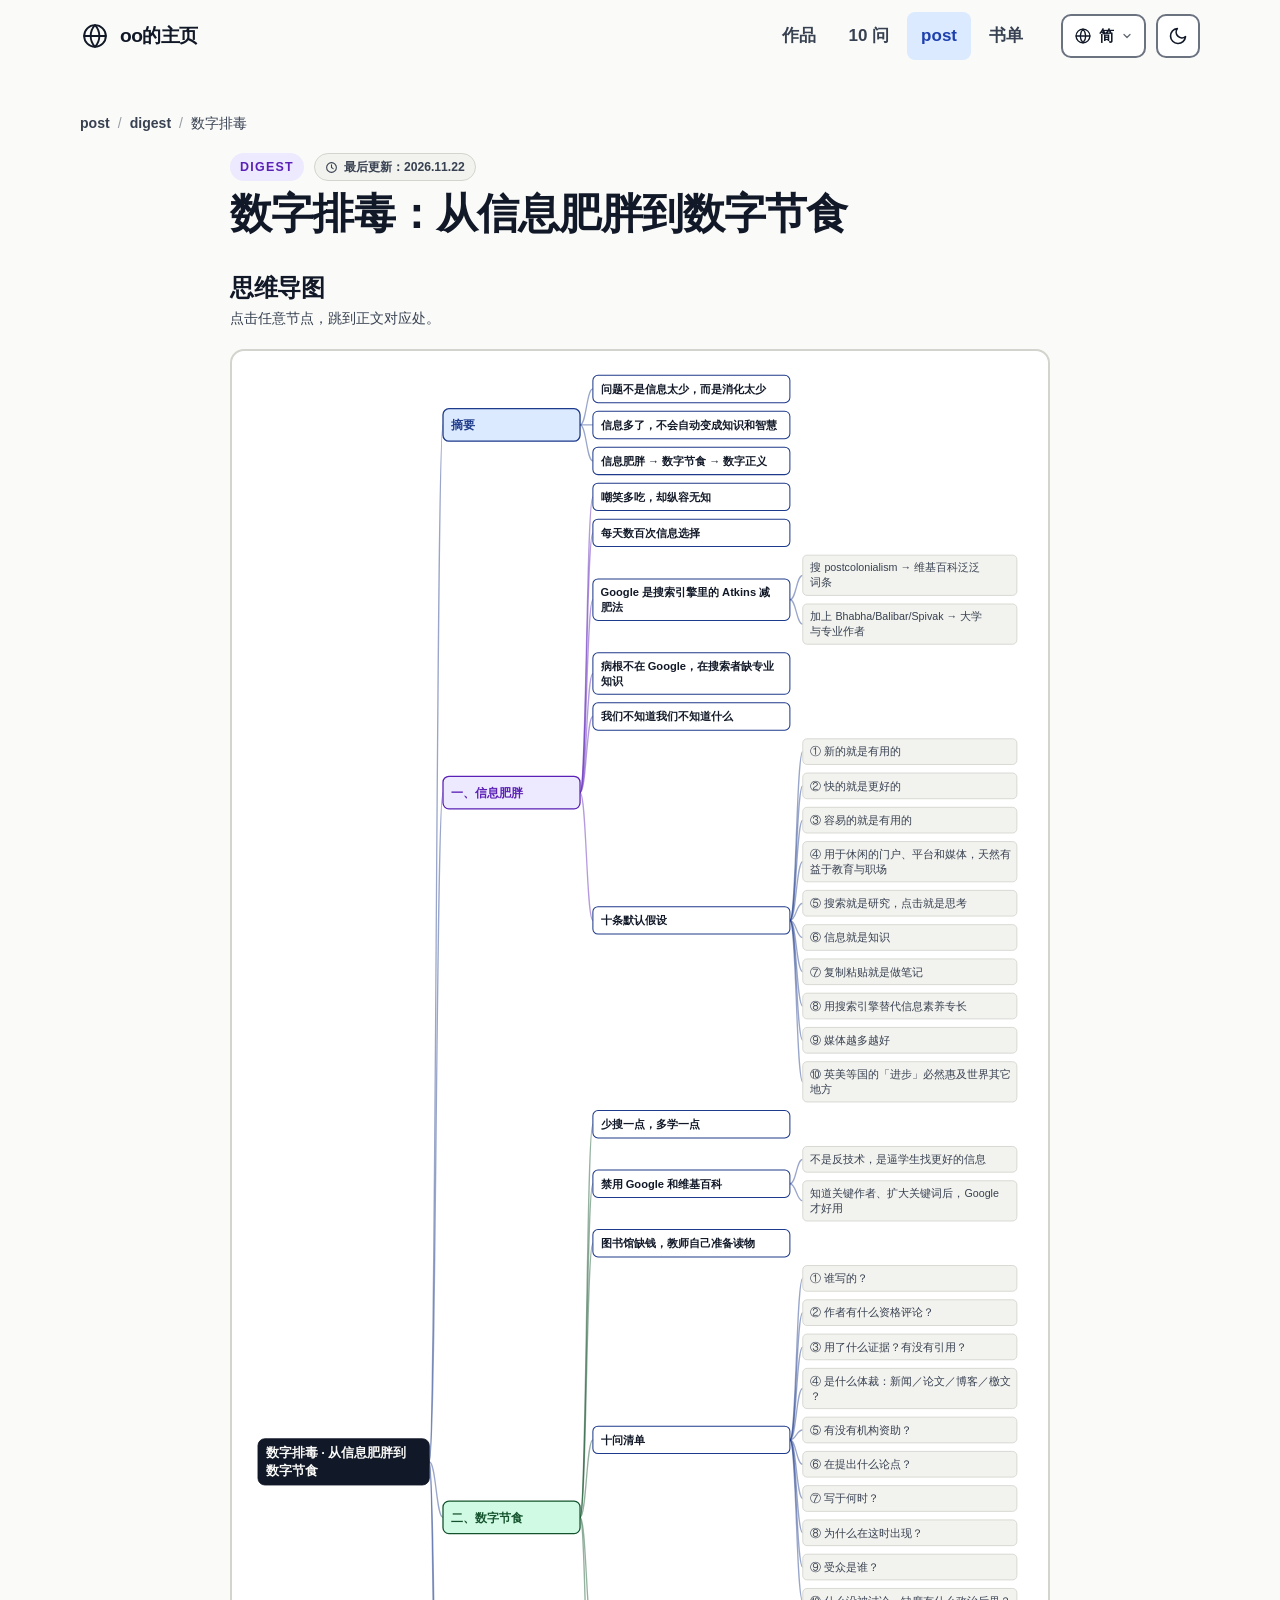
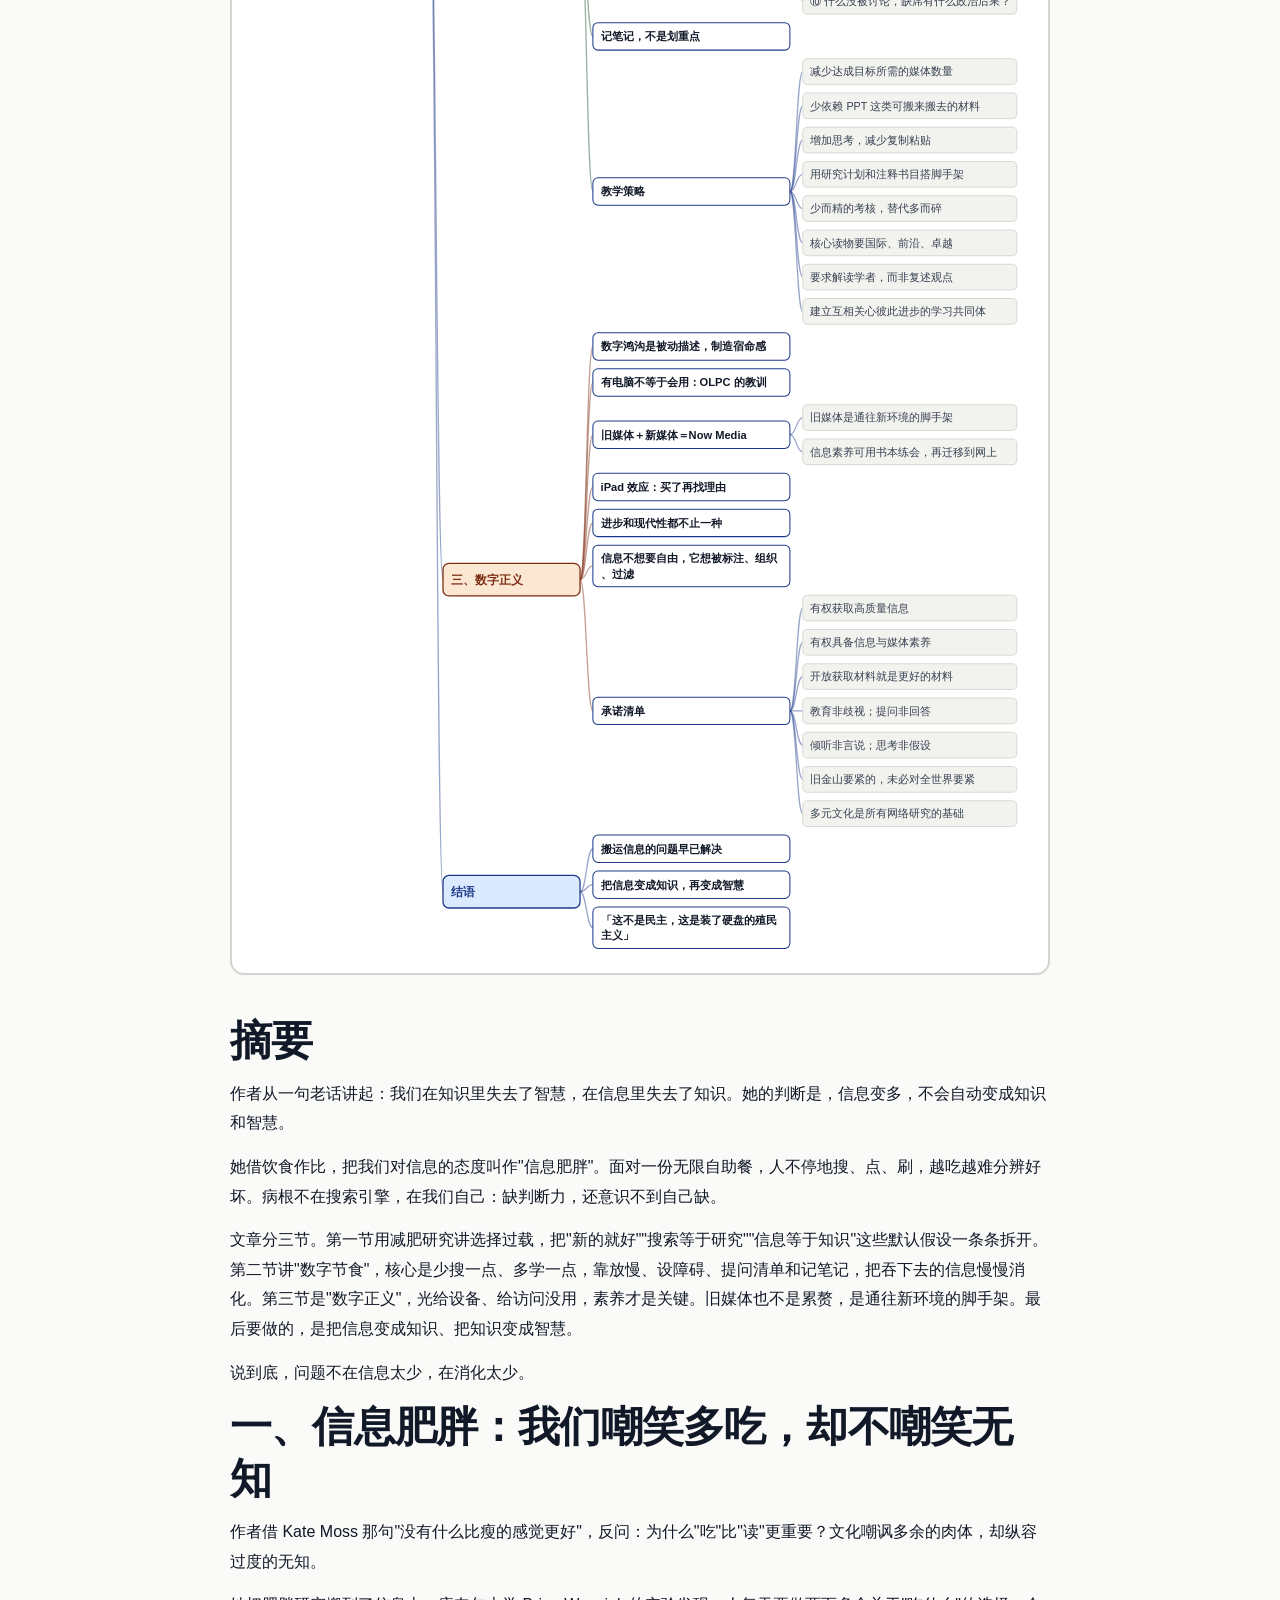
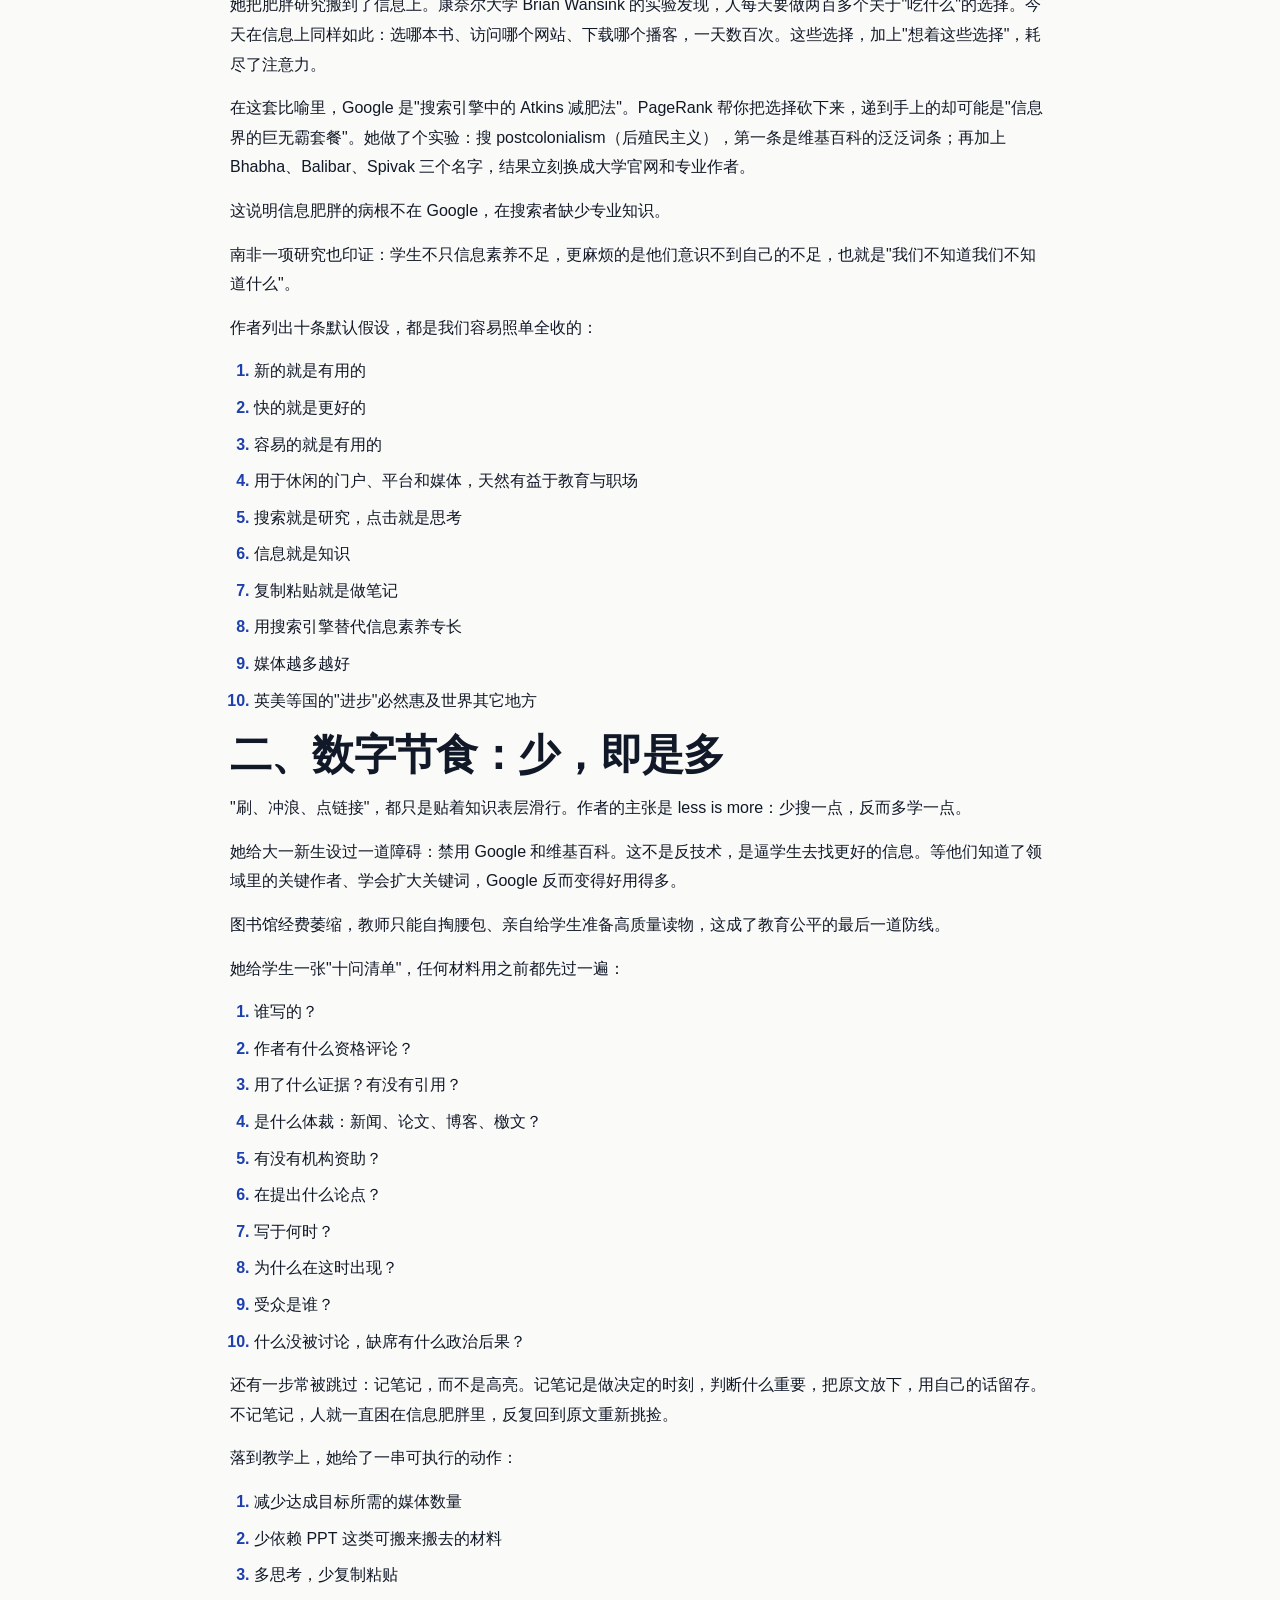
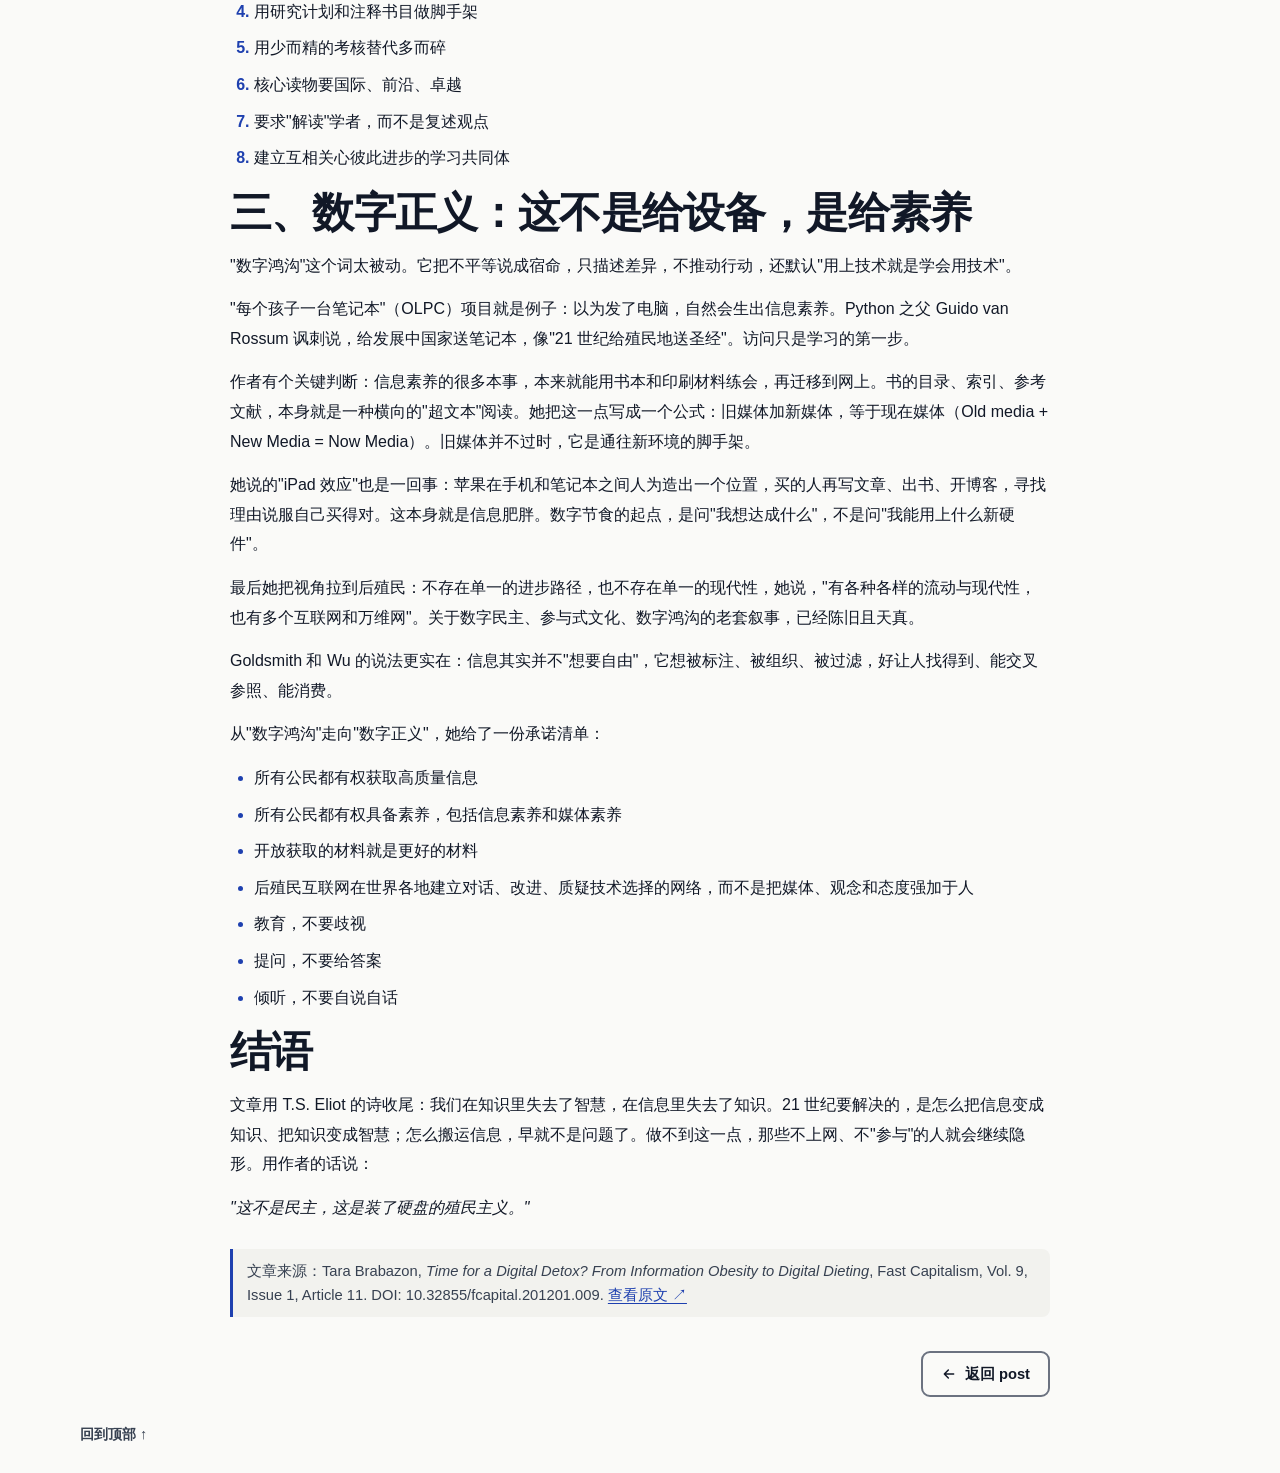
<file: post/digest/digital-detox.html>
<!DOCTYPE html>
<html lang="zh-CN" data-theme="light">
<head>
  <meta charset="UTF-8">
  <meta name="viewport" content="width=device-width, initial-scale=1">
  <title>数字排毒：从信息肥胖到数字节食 · post · oo的主页</title>
  <meta name="description" content="Tara Brabazon《Time for a Digital Detox?》核心观点提炼：从信息肥胖到数字节食，再到数字正义。附可点击思维导图。">
  <link rel="stylesheet" href="../assets/post.css">
  <style>
    .mindmap-block { margin: 0 auto 40px; max-width: var(--reading); }
    .mindmap-head { display: flex; align-items: baseline; gap: 10px; flex-wrap: wrap; margin-bottom: 4px; }
    .mindmap-head h2 { font-size: 1.5rem; margin: 0; }
    .mindmap-hint { color: var(--text-muted); font-size: .88rem; margin: 0 0 18px; }
    .mindmap-frame {
      background: var(--surface); border: 2px solid var(--border-soft);
      border-radius: var(--radius); padding: 14px; overflow-x: auto;
    }
    .mg-svg { display: block; width: 100%; height: auto; min-width: 660px; }
    .mg-node { cursor: pointer; }
    .mg-node rect { transition: stroke-width .15s ease, filter .15s ease; }
    .mg-node:hover rect { stroke-width: 2.6; filter: brightness(1.06); }
    .mg-node:focus { outline: none; }
    .mg-node:focus-visible rect { stroke-width: 3; }
    [id^="n-"]:target {
      background: var(--tag-purple-bg); color: var(--tag-purple-text);
      border-radius: 4px; scroll-margin-top: 96px;
    }
    .cite-list { padding-left: 1.5em; }
    .cite-list li { margin-bottom: 7px; }
    @media (max-width: 680px) {
      .mindmap-head h2 { font-size: 1.25rem; }
      .mindmap-frame { padding: 8px; }
    }
  </style>
</head>
<body>
  <a class="skip-link" href="#main">跳到主要内容</a>

  <header class="site-header">
    <div class="wrap header-inner">
      <a class="brand" href="../../index.html" aria-label="oo的主页，返回主页">
        <span class="brand-mark" aria-hidden="true">
          <svg viewBox="0 0 24 24" fill="none" stroke="currentColor" stroke-width="1.75" stroke-linecap="round" stroke-linejoin="round"><circle cx="12" cy="12" r="10"/><path d="M12 2a14.5 14.5 0 0 0 0 20 14.5 14.5 0 0 0 0-20"/><path d="M2 12h20"/></svg>
        </span>
        <span>oo的主页</span>
      </a>
      <nav class="site-nav" aria-label="主导航">
        <a href="../../index.html#works">作品</a>
        <a href="../../index.html#questions">10 问</a>
        <a href="../index.html" aria-current="page">post</a>
        <a href="../../推荐书单/index.html">书单</a>
      </nav>
      <div class="header-tools">
        <div class="lang-wrap">
          <button id="langBtn" class="lang-btn" type="button" aria-haspopup="true" aria-expanded="false" aria-controls="langMenu" aria-label="切换语言">
            <svg class="globe" viewBox="0 0 24 24" fill="none" stroke="currentColor" stroke-width="1.8" stroke-linecap="round" stroke-linejoin="round" aria-hidden="true"><circle cx="12" cy="12" r="9.2"/><path d="M12 2.8a13.5 13.5 0 0 0 0 18.4 13.5 13.5 0 0 0 0-18.4M2.8 12h18.4"/></svg>
            <span id="langCurrent">简</span>
            <svg class="chev" viewBox="0 0 24 24" fill="none" stroke="currentColor" stroke-width="2.5" stroke-linecap="round" stroke-linejoin="round" aria-hidden="true"><path d="M6 9l6 6 6-6"/></svg>
          </button>
          <ul id="langMenu" class="lang-menu" role="menu" aria-label="语言" hidden>
            <li role="none"><button type="button" role="menuitemradio" data-lang="zh-Hans" aria-checked="true">简体中文</button></li>
            <li role="none"><button type="button" role="menuitemradio" data-lang="zh-Hant" aria-checked="false">繁體中文</button></li>
            <li role="none"><button type="button" role="menuitemradio" data-lang="en" aria-checked="false">English</button></li>
            <li role="none"><button type="button" role="menuitemradio" data-lang="ko" aria-checked="false">한국어</button></li>
            <li role="none"><button type="button" role="menuitemradio" data-lang="ja" aria-checked="false">日本語</button></li>
          </ul>
        </div>
        <button id="themeToggle" class="icon-btn" type="button" aria-pressed="false" aria-label="切换到深色模式" title="切换深浅色模式">
          <svg id="themeIcon" viewBox="0 0 24 24" fill="none" stroke="currentColor" stroke-width="2" stroke-linecap="round" stroke-linejoin="round" aria-hidden="true"><path d="M21 12.8A9 9 0 1 1 11.2 3 7 7 0 0 0 21 12.8z"/></svg>
        </button>
      </div>
    </div>
  </header>

  <main id="main">
    <div class="wrap article-top">
      <nav class="crumb" aria-label="面包屑">
        <a href="../index.html">post</a><span class="sep">/</span>
        <a href="../index.html#digest">digest</a><span class="sep">/</span>
        <span>数字排毒</span>
      </nav>
      <header class="article-header">
        <div class="meta">
          <span class="label label-digest">digest</span>
          <span class="updated">
            <svg viewBox="0 0 24 24" fill="none" stroke="currentColor" stroke-width="2" stroke-linecap="round" stroke-linejoin="round" aria-hidden="true"><circle cx="12" cy="12" r="9"/><path d="M12 7v5l3 2"/></svg>
            最后更新：2026.11.22
          </span>
        </div>
        <h1 id="n-root">数字排毒：从信息肥胖到数字节食</h1>
      </header>
    </div>

    <!-- 思维导图：放在正文前，节点点击跳转到正文对应锚点 -->
    <div class="wrap">
      <section class="mindmap-block" aria-labelledby="mm-title">
        <div class="mindmap-head">
          <h2 id="mm-title">思维导图</h2>
        </div>
        <p class="mindmap-hint">点击任意节点，跳到正文对应处。</p>
        <div class="mindmap-frame">
<svg class="mg-svg" viewBox="0 0 920 2562" xmlns="http://www.w3.org/2000/svg" role="img" aria-label="文章思维导图，点击任意节点跳转到正文对应处">
<path d="M 214,1280.6 C 222.0,1280.6 222.0,70.0 230,70.0" fill="none" stroke="var(--tag-blue-text)" stroke-opacity="0.45" stroke-width="1.5"/>
<path d="M 214,1280.6 C 222.0,1280.6 222.0,499.2 230,499.2" fill="none" stroke="var(--tag-blue-text)" stroke-opacity="0.45" stroke-width="1.5"/>
<path d="M 214,1280.6 C 222.0,1280.6 222.0,1345.4 230,1345.4" fill="none" stroke="var(--tag-blue-text)" stroke-opacity="0.45" stroke-width="1.5"/>
<path d="M 214,1280.6 C 222.0,1280.6 222.0,2118.6 230,2118.6" fill="none" stroke="var(--tag-blue-text)" stroke-opacity="0.45" stroke-width="1.5"/>
<path d="M 214,1280.6 C 222.0,1280.6 222.0,2483.0 230,2483.0" fill="none" stroke="var(--tag-blue-text)" stroke-opacity="0.45" stroke-width="1.5"/>
<a href="#n-root" class="mg-node"><title>数字排毒 · 从信息肥胖到数字节食</title><rect x="14" y="1253.6" width="200" height="54.0" rx="8" fill="var(--text)" stroke="var(--text)"/><text fill="var(--bg)" font-size="15" font-weight="800" font-family="-apple-system,BlinkMacSystemFont,PingFang SC,Microsoft YaHei,sans-serif"><tspan x="23" y="1275.3">数字排毒 · 从信息肥胖到</tspan><tspan x="23" y="1296.3">数字节食</tspan></text></a>
<path d="M 390,70.0 C 397.5,70.0 397.5,28.0 405,28.0" fill="none" stroke="var(--tag-blue-text)" stroke-opacity="0.45" stroke-width="1.5"/>
<path d="M 390,70.0 C 397.5,70.0 397.5,70.0 405,70.0" fill="none" stroke="var(--tag-blue-text)" stroke-opacity="0.45" stroke-width="1.5"/>
<path d="M 390,70.0 C 397.5,70.0 397.5,112.0 405,112.0" fill="none" stroke="var(--tag-blue-text)" stroke-opacity="0.45" stroke-width="1.5"/>
<a href="#n-s0" class="mg-node"><title>摘要</title><rect x="230" y="51.0" width="160" height="38.0" rx="7" fill="var(--tag-blue-bg)" stroke="var(--tag-blue-text)" stroke-width="1.5"/><text fill="var(--tag-blue-text)" font-size="14" font-weight="800" font-family="-apple-system,BlinkMacSystemFont,PingFang SC,Microsoft YaHei,sans-serif"><tspan x="239" y="74.9">摘要</tspan></text></a>
<a href="#n-s0a" class="mg-node"><title>问题不是信息太少，而是消化太少</title><rect x="405" y="12.0" width="230" height="32.0" rx="6" fill="var(--surface)" stroke="var(--tag-blue-text)" stroke-width="1.2"/><text fill="var(--text)" font-size="13" font-weight="600" font-family="-apple-system,BlinkMacSystemFont,PingFang SC,Microsoft YaHei,sans-serif"><tspan x="414" y="32.5">问题不是信息太少，而是消化太少</tspan></text></a>
<a href="#n-s0b" class="mg-node"><title>信息多了，不会自动变成知识和智慧</title><rect x="405" y="54.0" width="230" height="32.0" rx="6" fill="var(--surface)" stroke="var(--tag-blue-text)" stroke-width="1.2"/><text fill="var(--text)" font-size="13" font-weight="600" font-family="-apple-system,BlinkMacSystemFont,PingFang SC,Microsoft YaHei,sans-serif"><tspan x="414" y="74.5">信息多了，不会自动变成知识和智慧</tspan></text></a>
<a href="#n-s0c" class="mg-node"><title>信息肥胖 → 数字节食 → 数字正义</title><rect x="405" y="96.0" width="230" height="32.0" rx="6" fill="var(--surface)" stroke="var(--tag-blue-text)" stroke-width="1.2"/><text fill="var(--text)" font-size="13" font-weight="600" font-family="-apple-system,BlinkMacSystemFont,PingFang SC,Microsoft YaHei,sans-serif"><tspan x="414" y="116.5">信息肥胖 → 数字节食 → 数字正义</tspan></text></a>
<path d="M 390,499.2 C 397.5,499.2 397.5,154.0 405,154.0" fill="none" stroke="var(--tag-purple-text)" stroke-opacity="0.45" stroke-width="1.5"/>
<path d="M 390,499.2 C 397.5,499.2 397.5,196.0 405,196.0" fill="none" stroke="var(--tag-purple-text)" stroke-opacity="0.45" stroke-width="1.5"/>
<path d="M 390,499.2 C 397.5,499.2 397.5,274.0 405,274.0" fill="none" stroke="var(--tag-purple-text)" stroke-opacity="0.45" stroke-width="1.5"/>
<path d="M 390,499.2 C 397.5,499.2 397.5,360.2 405,360.2" fill="none" stroke="var(--tag-purple-text)" stroke-opacity="0.45" stroke-width="1.5"/>
<path d="M 390,499.2 C 397.5,499.2 397.5,410.4 405,410.4" fill="none" stroke="var(--tag-purple-text)" stroke-opacity="0.45" stroke-width="1.5"/>
<path d="M 390,499.2 C 397.5,499.2 397.5,648.4 405,648.4" fill="none" stroke="var(--tag-purple-text)" stroke-opacity="0.45" stroke-width="1.5"/>
<a href="#n-s1" class="mg-node"><title>一、信息肥胖</title><rect x="230" y="480.2" width="160" height="38.0" rx="7" fill="var(--tag-purple-bg)" stroke="var(--tag-purple-text)" stroke-width="1.5"/><text fill="var(--tag-purple-text)" font-size="14" font-weight="800" font-family="-apple-system,BlinkMacSystemFont,PingFang SC,Microsoft YaHei,sans-serif"><tspan x="239" y="504.1">一、信息肥胖</tspan></text></a>
<a href="#n-s1a" class="mg-node"><title>嘲笑多吃，却纵容无知</title><rect x="405" y="138.0" width="230" height="32.0" rx="6" fill="var(--surface)" stroke="var(--tag-blue-text)" stroke-width="1.2"/><text fill="var(--text)" font-size="13" font-weight="600" font-family="-apple-system,BlinkMacSystemFont,PingFang SC,Microsoft YaHei,sans-serif"><tspan x="414" y="158.6">嘲笑多吃，却纵容无知</tspan></text></a>
<a href="#n-s1b" class="mg-node"><title>每天数百次信息选择</title><rect x="405" y="180.0" width="230" height="32.0" rx="6" fill="var(--surface)" stroke="var(--tag-blue-text)" stroke-width="1.2"/><text fill="var(--text)" font-size="13" font-weight="600" font-family="-apple-system,BlinkMacSystemFont,PingFang SC,Microsoft YaHei,sans-serif"><tspan x="414" y="200.6">每天数百次信息选择</tspan></text></a>
<path d="M 635,274.0 C 642.5,274.0 642.5,245.5 650,245.5" fill="none" stroke="var(--tag-blue-text)" stroke-opacity="0.45" stroke-width="1.5"/>
<path d="M 635,274.0 C 642.5,274.0 642.5,302.5 650,302.5" fill="none" stroke="var(--tag-blue-text)" stroke-opacity="0.45" stroke-width="1.5"/>
<a href="#n-s1c" class="mg-node"><title>Google 是搜索引擎里的 Atkins 减肥法</title><rect x="405" y="249.8" width="230" height="48.4" rx="6" fill="var(--surface)" stroke="var(--tag-blue-text)" stroke-width="1.2"/><text fill="var(--text)" font-size="13" font-weight="600" font-family="-apple-system,BlinkMacSystemFont,PingFang SC,Microsoft YaHei,sans-serif"><tspan x="414" y="269.4">Google 是搜索引擎里的 Atkins 减</tspan><tspan x="414" y="287.6">肥法</tspan></text></a>
<a href="#n-s1c1" class="mg-node"><title>搜 postcolonialism → 维基百科泛泛词条</title><rect x="650" y="222.0" width="250" height="47.0" rx="5" fill="var(--surface-2)" stroke="var(--border-soft)" stroke-width="1"/><text fill="var(--text-muted)" font-size="12.5" font-weight="500" font-family="-apple-system,BlinkMacSystemFont,PingFang SC,Microsoft YaHei,sans-serif"><tspan x="659" y="241.1">搜 postcolonialism → 维基百科泛泛</tspan><tspan x="659" y="258.6">词条</tspan></text></a>
<a href="#n-s1c2" class="mg-node"><title>加上 Bhabha/Balibar/Spivak → 大学与专业作者</title><rect x="650" y="279.0" width="250" height="47.0" rx="5" fill="var(--surface-2)" stroke="var(--border-soft)" stroke-width="1"/><text fill="var(--text-muted)" font-size="12.5" font-weight="500" font-family="-apple-system,BlinkMacSystemFont,PingFang SC,Microsoft YaHei,sans-serif"><tspan x="659" y="298.1">加上 Bhabha/Balibar/Spivak → 大学</tspan><tspan x="659" y="315.6">与专业作者</tspan></text></a>
<a href="#n-s1d" class="mg-node"><title>病根不在 Google，在搜索者缺专业知识</title><rect x="405" y="336.0" width="230" height="48.4" rx="6" fill="var(--surface)" stroke="var(--tag-blue-text)" stroke-width="1.2"/><text fill="var(--text)" font-size="13" font-weight="600" font-family="-apple-system,BlinkMacSystemFont,PingFang SC,Microsoft YaHei,sans-serif"><tspan x="414" y="355.6">病根不在 Google，在搜索者缺专业</tspan><tspan x="414" y="373.8">知识</tspan></text></a>
<a href="#n-s1e" class="mg-node"><title>我们不知道我们不知道什么</title><rect x="405" y="394.4" width="230" height="32.0" rx="6" fill="var(--surface)" stroke="var(--tag-blue-text)" stroke-width="1.2"/><text fill="var(--text)" font-size="13" font-weight="600" font-family="-apple-system,BlinkMacSystemFont,PingFang SC,Microsoft YaHei,sans-serif"><tspan x="414" y="414.9">我们不知道我们不知道什么</tspan></text></a>
<path d="M 635,648.4 C 642.5,648.4 642.5,451.4 650,451.4" fill="none" stroke="var(--tag-blue-text)" stroke-opacity="0.45" stroke-width="1.5"/>
<path d="M 635,648.4 C 642.5,648.4 642.5,491.4 650,491.4" fill="none" stroke="var(--tag-blue-text)" stroke-opacity="0.45" stroke-width="1.5"/>
<path d="M 635,648.4 C 642.5,648.4 642.5,531.4 650,531.4" fill="none" stroke="var(--tag-blue-text)" stroke-opacity="0.45" stroke-width="1.5"/>
<path d="M 635,648.4 C 642.5,648.4 642.5,579.9 650,579.9" fill="none" stroke="var(--tag-blue-text)" stroke-opacity="0.45" stroke-width="1.5"/>
<path d="M 635,648.4 C 642.5,648.4 642.5,628.4 650,628.4" fill="none" stroke="var(--tag-blue-text)" stroke-opacity="0.45" stroke-width="1.5"/>
<path d="M 635,648.4 C 642.5,648.4 642.5,668.4 650,668.4" fill="none" stroke="var(--tag-blue-text)" stroke-opacity="0.45" stroke-width="1.5"/>
<path d="M 635,648.4 C 642.5,648.4 642.5,708.4 650,708.4" fill="none" stroke="var(--tag-blue-text)" stroke-opacity="0.45" stroke-width="1.5"/>
<path d="M 635,648.4 C 642.5,648.4 642.5,748.4 650,748.4" fill="none" stroke="var(--tag-blue-text)" stroke-opacity="0.45" stroke-width="1.5"/>
<path d="M 635,648.4 C 642.5,648.4 642.5,788.4 650,788.4" fill="none" stroke="var(--tag-blue-text)" stroke-opacity="0.45" stroke-width="1.5"/>
<path d="M 635,648.4 C 642.5,648.4 642.5,836.9 650,836.9" fill="none" stroke="var(--tag-blue-text)" stroke-opacity="0.45" stroke-width="1.5"/>
<a href="#n-s1f" class="mg-node"><title>十条默认假设</title><rect x="405" y="632.4" width="230" height="32.0" rx="6" fill="var(--surface)" stroke="var(--tag-blue-text)" stroke-width="1.2"/><text fill="var(--text)" font-size="13" font-weight="600" font-family="-apple-system,BlinkMacSystemFont,PingFang SC,Microsoft YaHei,sans-serif"><tspan x="414" y="652.9">十条默认假设</tspan></text></a>
<a href="#n-b6d08e92342eb4f81384c25c" class="mg-node"><title>① 新的就是有用的</title><rect x="650" y="436.4" width="250" height="30.0" rx="5" fill="var(--surface-2)" stroke="var(--border-soft)" stroke-width="1"/><text fill="var(--text-muted)" font-size="12.5" font-weight="500" font-family="-apple-system,BlinkMacSystemFont,PingFang SC,Microsoft YaHei,sans-serif"><tspan x="659" y="455.8">① 新的就是有用的</tspan></text></a>
<a href="#n-a474d98ba2d3cb0917c3ac59" class="mg-node"><title>② 快的就是更好的</title><rect x="650" y="476.4" width="250" height="30.0" rx="5" fill="var(--surface-2)" stroke="var(--border-soft)" stroke-width="1"/><text fill="var(--text-muted)" font-size="12.5" font-weight="500" font-family="-apple-system,BlinkMacSystemFont,PingFang SC,Microsoft YaHei,sans-serif"><tspan x="659" y="495.8">② 快的就是更好的</tspan></text></a>
<a href="#n-273109212a12269740b90446" class="mg-node"><title>③ 容易的就是有用的</title><rect x="650" y="516.4" width="250" height="30.0" rx="5" fill="var(--surface-2)" stroke="var(--border-soft)" stroke-width="1"/><text fill="var(--text-muted)" font-size="12.5" font-weight="500" font-family="-apple-system,BlinkMacSystemFont,PingFang SC,Microsoft YaHei,sans-serif"><tspan x="659" y="535.8">③ 容易的就是有用的</tspan></text></a>
<a href="#n-26c8f5e9ec55a50bca30ed22" class="mg-node"><title>④ 用于休闲的门户、平台和媒体，天然有益于教育与职场</title><rect x="650" y="556.4" width="250" height="47.0" rx="5" fill="var(--surface-2)" stroke="var(--border-soft)" stroke-width="1"/><text fill="var(--text-muted)" font-size="12.5" font-weight="500" font-family="-apple-system,BlinkMacSystemFont,PingFang SC,Microsoft YaHei,sans-serif"><tspan x="659" y="575.5">④ 用于休闲的门户、平台和媒体，天然有</tspan><tspan x="659" y="593.0">益于教育与职场</tspan></text></a>
<a href="#n-b0c6f2cbe04a32648a95d785" class="mg-node"><title>⑤ 搜索就是研究，点击就是思考</title><rect x="650" y="613.4" width="250" height="30.0" rx="5" fill="var(--surface-2)" stroke="var(--border-soft)" stroke-width="1"/><text fill="var(--text-muted)" font-size="12.5" font-weight="500" font-family="-apple-system,BlinkMacSystemFont,PingFang SC,Microsoft YaHei,sans-serif"><tspan x="659" y="632.8">⑤ 搜索就是研究，点击就是思考</tspan></text></a>
<a href="#n-7a3ae43722c6c3543e8bccd3" class="mg-node"><title>⑥ 信息就是知识</title><rect x="650" y="653.4" width="250" height="30.0" rx="5" fill="var(--surface-2)" stroke="var(--border-soft)" stroke-width="1"/><text fill="var(--text-muted)" font-size="12.5" font-weight="500" font-family="-apple-system,BlinkMacSystemFont,PingFang SC,Microsoft YaHei,sans-serif"><tspan x="659" y="672.8">⑥ 信息就是知识</tspan></text></a>
<a href="#n-55cb8d14867d250c2df0d1bf" class="mg-node"><title>⑦ 复制粘贴就是做笔记</title><rect x="650" y="693.4" width="250" height="30.0" rx="5" fill="var(--surface-2)" stroke="var(--border-soft)" stroke-width="1"/><text fill="var(--text-muted)" font-size="12.5" font-weight="500" font-family="-apple-system,BlinkMacSystemFont,PingFang SC,Microsoft YaHei,sans-serif"><tspan x="659" y="712.8">⑦ 复制粘贴就是做笔记</tspan></text></a>
<a href="#n-e9f3a4f4d31df0a02c757790" class="mg-node"><title>⑧ 用搜索引擎替代信息素养专长</title><rect x="650" y="733.4" width="250" height="30.0" rx="5" fill="var(--surface-2)" stroke="var(--border-soft)" stroke-width="1"/><text fill="var(--text-muted)" font-size="12.5" font-weight="500" font-family="-apple-system,BlinkMacSystemFont,PingFang SC,Microsoft YaHei,sans-serif"><tspan x="659" y="752.8">⑧ 用搜索引擎替代信息素养专长</tspan></text></a>
<a href="#n-b82d9d593ece5fd66ddb835b" class="mg-node"><title>⑨ 媒体越多越好</title><rect x="650" y="773.4" width="250" height="30.0" rx="5" fill="var(--surface-2)" stroke="var(--border-soft)" stroke-width="1"/><text fill="var(--text-muted)" font-size="12.5" font-weight="500" font-family="-apple-system,BlinkMacSystemFont,PingFang SC,Microsoft YaHei,sans-serif"><tspan x="659" y="792.8">⑨ 媒体越多越好</tspan></text></a>
<a href="#n-3c631bf971c3b7d7e8ed78bf" class="mg-node"><title>⑩ 英美等国的「进步」必然惠及世界其它地方</title><rect x="650" y="813.4" width="250" height="47.0" rx="5" fill="var(--surface-2)" stroke="var(--border-soft)" stroke-width="1"/><text fill="var(--text-muted)" font-size="12.5" font-weight="500" font-family="-apple-system,BlinkMacSystemFont,PingFang SC,Microsoft YaHei,sans-serif"><tspan x="659" y="832.5">⑩ 英美等国的「进步」必然惠及世界其它</tspan><tspan x="659" y="850.0">地方</tspan></text></a>
<path d="M 390,1345.4 C 397.5,1345.4 397.5,886.4 405,886.4" fill="none" stroke="var(--tag-mint-text)" stroke-opacity="0.45" stroke-width="1.5"/>
<path d="M 390,1345.4 C 397.5,1345.4 397.5,955.9 405,955.9" fill="none" stroke="var(--tag-mint-text)" stroke-opacity="0.45" stroke-width="1.5"/>
<path d="M 390,1345.4 C 397.5,1345.4 397.5,1025.4 405,1025.4" fill="none" stroke="var(--tag-mint-text)" stroke-opacity="0.45" stroke-width="1.5"/>
<path d="M 390,1345.4 C 397.5,1345.4 397.5,1254.9 405,1254.9" fill="none" stroke="var(--tag-mint-text)" stroke-opacity="0.45" stroke-width="1.5"/>
<path d="M 390,1345.4 C 397.5,1345.4 397.5,1484.4 405,1484.4" fill="none" stroke="var(--tag-mint-text)" stroke-opacity="0.45" stroke-width="1.5"/>
<path d="M 390,1345.4 C 397.5,1345.4 397.5,1665.4 405,1665.4" fill="none" stroke="var(--tag-mint-text)" stroke-opacity="0.45" stroke-width="1.5"/>
<a href="#n-s2" class="mg-node"><title>二、数字节食</title><rect x="230" y="1326.4" width="160" height="38.0" rx="7" fill="var(--tag-mint-bg)" stroke="var(--tag-mint-text)" stroke-width="1.5"/><text fill="var(--tag-mint-text)" font-size="14" font-weight="800" font-family="-apple-system,BlinkMacSystemFont,PingFang SC,Microsoft YaHei,sans-serif"><tspan x="239" y="1350.3">二、数字节食</tspan></text></a>
<a href="#n-s2a" class="mg-node"><title>少搜一点，多学一点</title><rect x="405" y="870.4" width="230" height="32.0" rx="6" fill="var(--surface)" stroke="var(--tag-blue-text)" stroke-width="1.2"/><text fill="var(--text)" font-size="13" font-weight="600" font-family="-apple-system,BlinkMacSystemFont,PingFang SC,Microsoft YaHei,sans-serif"><tspan x="414" y="890.9">少搜一点，多学一点</tspan></text></a>
<path d="M 635,955.9 C 642.5,955.9 642.5,927.4 650,927.4" fill="none" stroke="var(--tag-blue-text)" stroke-opacity="0.45" stroke-width="1.5"/>
<path d="M 635,955.9 C 642.5,955.9 642.5,975.9 650,975.9" fill="none" stroke="var(--tag-blue-text)" stroke-opacity="0.45" stroke-width="1.5"/>
<a href="#n-s2b" class="mg-node"><title>禁用 Google 和维基百科</title><rect x="405" y="939.9" width="230" height="32.0" rx="6" fill="var(--surface)" stroke="var(--tag-blue-text)" stroke-width="1.2"/><text fill="var(--text)" font-size="13" font-weight="600" font-family="-apple-system,BlinkMacSystemFont,PingFang SC,Microsoft YaHei,sans-serif"><tspan x="414" y="960.4">禁用 Google 和维基百科</tspan></text></a>
<a href="#n-s2b1" class="mg-node"><title>不是反技术，是逼学生找更好的信息</title><rect x="650" y="912.4" width="250" height="30.0" rx="5" fill="var(--surface-2)" stroke="var(--border-soft)" stroke-width="1"/><text fill="var(--text-muted)" font-size="12.5" font-weight="500" font-family="-apple-system,BlinkMacSystemFont,PingFang SC,Microsoft YaHei,sans-serif"><tspan x="659" y="931.8">不是反技术，是逼学生找更好的信息</tspan></text></a>
<a href="#n-s2b2" class="mg-node"><title>知道关键作者、扩大关键词后，Google 才好用</title><rect x="650" y="952.4" width="250" height="47.0" rx="5" fill="var(--surface-2)" stroke="var(--border-soft)" stroke-width="1"/><text fill="var(--text-muted)" font-size="12.5" font-weight="500" font-family="-apple-system,BlinkMacSystemFont,PingFang SC,Microsoft YaHei,sans-serif"><tspan x="659" y="971.5">知道关键作者、扩大关键词后，Google </tspan><tspan x="659" y="989.0">才好用</tspan></text></a>
<a href="#n-s2c" class="mg-node"><title>图书馆缺钱，教师自己准备读物</title><rect x="405" y="1009.4" width="230" height="32.0" rx="6" fill="var(--surface)" stroke="var(--tag-blue-text)" stroke-width="1.2"/><text fill="var(--text)" font-size="13" font-weight="600" font-family="-apple-system,BlinkMacSystemFont,PingFang SC,Microsoft YaHei,sans-serif"><tspan x="414" y="1030.0">图书馆缺钱，教师自己准备读物</tspan></text></a>
<path d="M 635,1254.9 C 642.5,1254.9 642.5,1066.4 650,1066.4" fill="none" stroke="var(--tag-blue-text)" stroke-opacity="0.45" stroke-width="1.5"/>
<path d="M 635,1254.9 C 642.5,1254.9 642.5,1106.4 650,1106.4" fill="none" stroke="var(--tag-blue-text)" stroke-opacity="0.45" stroke-width="1.5"/>
<path d="M 635,1254.9 C 642.5,1254.9 642.5,1146.4 650,1146.4" fill="none" stroke="var(--tag-blue-text)" stroke-opacity="0.45" stroke-width="1.5"/>
<path d="M 635,1254.9 C 642.5,1254.9 642.5,1194.9 650,1194.9" fill="none" stroke="var(--tag-blue-text)" stroke-opacity="0.45" stroke-width="1.5"/>
<path d="M 635,1254.9 C 642.5,1254.9 642.5,1243.4 650,1243.4" fill="none" stroke="var(--tag-blue-text)" stroke-opacity="0.45" stroke-width="1.5"/>
<path d="M 635,1254.9 C 642.5,1254.9 642.5,1283.4 650,1283.4" fill="none" stroke="var(--tag-blue-text)" stroke-opacity="0.45" stroke-width="1.5"/>
<path d="M 635,1254.9 C 642.5,1254.9 642.5,1323.4 650,1323.4" fill="none" stroke="var(--tag-blue-text)" stroke-opacity="0.45" stroke-width="1.5"/>
<path d="M 635,1254.9 C 642.5,1254.9 642.5,1363.4 650,1363.4" fill="none" stroke="var(--tag-blue-text)" stroke-opacity="0.45" stroke-width="1.5"/>
<path d="M 635,1254.9 C 642.5,1254.9 642.5,1403.4 650,1403.4" fill="none" stroke="var(--tag-blue-text)" stroke-opacity="0.45" stroke-width="1.5"/>
<path d="M 635,1254.9 C 642.5,1254.9 642.5,1443.4 650,1443.4" fill="none" stroke="var(--tag-blue-text)" stroke-opacity="0.45" stroke-width="1.5"/>
<a href="#n-s2d" class="mg-node"><title>十问清单</title><rect x="405" y="1238.9" width="230" height="32.0" rx="6" fill="var(--surface)" stroke="var(--tag-blue-text)" stroke-width="1.2"/><text fill="var(--text)" font-size="13" font-weight="600" font-family="-apple-system,BlinkMacSystemFont,PingFang SC,Microsoft YaHei,sans-serif"><tspan x="414" y="1259.5">十问清单</tspan></text></a>
<a href="#n-e9eba6ad824246ab7f91b391" class="mg-node"><title>① 谁写的？</title><rect x="650" y="1051.4" width="250" height="30.0" rx="5" fill="var(--surface-2)" stroke="var(--border-soft)" stroke-width="1"/><text fill="var(--text-muted)" font-size="12.5" font-weight="500" font-family="-apple-system,BlinkMacSystemFont,PingFang SC,Microsoft YaHei,sans-serif"><tspan x="659" y="1070.8">① 谁写的？</tspan></text></a>
<a href="#n-967e10869906ccb2a863dab0" class="mg-node"><title>② 作者有什么资格评论？</title><rect x="650" y="1091.4" width="250" height="30.0" rx="5" fill="var(--surface-2)" stroke="var(--border-soft)" stroke-width="1"/><text fill="var(--text-muted)" font-size="12.5" font-weight="500" font-family="-apple-system,BlinkMacSystemFont,PingFang SC,Microsoft YaHei,sans-serif"><tspan x="659" y="1110.8">② 作者有什么资格评论？</tspan></text></a>
<a href="#n-8a1790794651ff1c6a10437d" class="mg-node"><title>③ 用了什么证据？有没有引用？</title><rect x="650" y="1131.4" width="250" height="30.0" rx="5" fill="var(--surface-2)" stroke="var(--border-soft)" stroke-width="1"/><text fill="var(--text-muted)" font-size="12.5" font-weight="500" font-family="-apple-system,BlinkMacSystemFont,PingFang SC,Microsoft YaHei,sans-serif"><tspan x="659" y="1150.8">③ 用了什么证据？有没有引用？</tspan></text></a>
<a href="#n-794a69da7f7a137d2504129e" class="mg-node"><title>④ 是什么体裁：新闻／论文／博客／檄文？</title><rect x="650" y="1171.4" width="250" height="47.0" rx="5" fill="var(--surface-2)" stroke="var(--border-soft)" stroke-width="1"/><text fill="var(--text-muted)" font-size="12.5" font-weight="500" font-family="-apple-system,BlinkMacSystemFont,PingFang SC,Microsoft YaHei,sans-serif"><tspan x="659" y="1190.5">④ 是什么体裁：新闻／论文／博客／檄文</tspan><tspan x="659" y="1208.0">？</tspan></text></a>
<a href="#n-5b6514d7c454b39c531539ea" class="mg-node"><title>⑤ 有没有机构资助？</title><rect x="650" y="1228.4" width="250" height="30.0" rx="5" fill="var(--surface-2)" stroke="var(--border-soft)" stroke-width="1"/><text fill="var(--text-muted)" font-size="12.5" font-weight="500" font-family="-apple-system,BlinkMacSystemFont,PingFang SC,Microsoft YaHei,sans-serif"><tspan x="659" y="1247.8">⑤ 有没有机构资助？</tspan></text></a>
<a href="#n-b150b52da28e7bde89c051ea" class="mg-node"><title>⑥ 在提出什么论点？</title><rect x="650" y="1268.4" width="250" height="30.0" rx="5" fill="var(--surface-2)" stroke="var(--border-soft)" stroke-width="1"/><text fill="var(--text-muted)" font-size="12.5" font-weight="500" font-family="-apple-system,BlinkMacSystemFont,PingFang SC,Microsoft YaHei,sans-serif"><tspan x="659" y="1287.8">⑥ 在提出什么论点？</tspan></text></a>
<a href="#n-84ffb7d9a61cd7ea741ee75b" class="mg-node"><title>⑦ 写于何时？</title><rect x="650" y="1308.4" width="250" height="30.0" rx="5" fill="var(--surface-2)" stroke="var(--border-soft)" stroke-width="1"/><text fill="var(--text-muted)" font-size="12.5" font-weight="500" font-family="-apple-system,BlinkMacSystemFont,PingFang SC,Microsoft YaHei,sans-serif"><tspan x="659" y="1327.8">⑦ 写于何时？</tspan></text></a>
<a href="#n-789337f16683b5a3a0926859" class="mg-node"><title>⑧ 为什么在这时出现？</title><rect x="650" y="1348.4" width="250" height="30.0" rx="5" fill="var(--surface-2)" stroke="var(--border-soft)" stroke-width="1"/><text fill="var(--text-muted)" font-size="12.5" font-weight="500" font-family="-apple-system,BlinkMacSystemFont,PingFang SC,Microsoft YaHei,sans-serif"><tspan x="659" y="1367.8">⑧ 为什么在这时出现？</tspan></text></a>
<a href="#n-66db80f458c87e0bd9074aa1" class="mg-node"><title>⑨ 受众是谁？</title><rect x="650" y="1388.4" width="250" height="30.0" rx="5" fill="var(--surface-2)" stroke="var(--border-soft)" stroke-width="1"/><text fill="var(--text-muted)" font-size="12.5" font-weight="500" font-family="-apple-system,BlinkMacSystemFont,PingFang SC,Microsoft YaHei,sans-serif"><tspan x="659" y="1407.8">⑨ 受众是谁？</tspan></text></a>
<a href="#n-7bbab641950c68deffbc82cc" class="mg-node"><title>⑩ 什么没被讨论，缺席有什么政治后果？</title><rect x="650" y="1428.4" width="250" height="30.0" rx="5" fill="var(--surface-2)" stroke="var(--border-soft)" stroke-width="1"/><text fill="var(--text-muted)" font-size="12.5" font-weight="500" font-family="-apple-system,BlinkMacSystemFont,PingFang SC,Microsoft YaHei,sans-serif"><tspan x="659" y="1447.8">⑩ 什么没被讨论，缺席有什么政治后果？</tspan></text></a>
<a href="#n-s2e" class="mg-node"><title>记笔记，不是划重点</title><rect x="405" y="1468.4" width="230" height="32.0" rx="6" fill="var(--surface)" stroke="var(--tag-blue-text)" stroke-width="1.2"/><text fill="var(--text)" font-size="13" font-weight="600" font-family="-apple-system,BlinkMacSystemFont,PingFang SC,Microsoft YaHei,sans-serif"><tspan x="414" y="1489.0">记笔记，不是划重点</tspan></text></a>
<path d="M 635,1665.4 C 642.5,1665.4 642.5,1525.4 650,1525.4" fill="none" stroke="var(--tag-blue-text)" stroke-opacity="0.45" stroke-width="1.5"/>
<path d="M 635,1665.4 C 642.5,1665.4 642.5,1565.4 650,1565.4" fill="none" stroke="var(--tag-blue-text)" stroke-opacity="0.45" stroke-width="1.5"/>
<path d="M 635,1665.4 C 642.5,1665.4 642.5,1605.4 650,1605.4" fill="none" stroke="var(--tag-blue-text)" stroke-opacity="0.45" stroke-width="1.5"/>
<path d="M 635,1665.4 C 642.5,1665.4 642.5,1645.4 650,1645.4" fill="none" stroke="var(--tag-blue-text)" stroke-opacity="0.45" stroke-width="1.5"/>
<path d="M 635,1665.4 C 642.5,1665.4 642.5,1685.4 650,1685.4" fill="none" stroke="var(--tag-blue-text)" stroke-opacity="0.45" stroke-width="1.5"/>
<path d="M 635,1665.4 C 642.5,1665.4 642.5,1725.4 650,1725.4" fill="none" stroke="var(--tag-blue-text)" stroke-opacity="0.45" stroke-width="1.5"/>
<path d="M 635,1665.4 C 642.5,1665.4 642.5,1765.4 650,1765.4" fill="none" stroke="var(--tag-blue-text)" stroke-opacity="0.45" stroke-width="1.5"/>
<path d="M 635,1665.4 C 642.5,1665.4 642.5,1805.4 650,1805.4" fill="none" stroke="var(--tag-blue-text)" stroke-opacity="0.45" stroke-width="1.5"/>
<a href="#n-s2f" class="mg-node"><title>教学策略</title><rect x="405" y="1649.4" width="230" height="32.0" rx="6" fill="var(--surface)" stroke="var(--tag-blue-text)" stroke-width="1.2"/><text fill="var(--text)" font-size="13" font-weight="600" font-family="-apple-system,BlinkMacSystemFont,PingFang SC,Microsoft YaHei,sans-serif"><tspan x="414" y="1670.0">教学策略</tspan></text></a>
<a href="#n-s2f1" class="mg-node"><title>减少达成目标所需的媒体数量</title><rect x="650" y="1510.4" width="250" height="30.0" rx="5" fill="var(--surface-2)" stroke="var(--border-soft)" stroke-width="1"/><text fill="var(--text-muted)" font-size="12.5" font-weight="500" font-family="-apple-system,BlinkMacSystemFont,PingFang SC,Microsoft YaHei,sans-serif"><tspan x="659" y="1529.8">减少达成目标所需的媒体数量</tspan></text></a>
<a href="#n-s2f2" class="mg-node"><title>少依赖 PPT 这类可搬来搬去的材料</title><rect x="650" y="1550.4" width="250" height="30.0" rx="5" fill="var(--surface-2)" stroke="var(--border-soft)" stroke-width="1"/><text fill="var(--text-muted)" font-size="12.5" font-weight="500" font-family="-apple-system,BlinkMacSystemFont,PingFang SC,Microsoft YaHei,sans-serif"><tspan x="659" y="1569.8">少依赖 PPT 这类可搬来搬去的材料</tspan></text></a>
<a href="#n-s2f3" class="mg-node"><title>增加思考，减少复制粘贴</title><rect x="650" y="1590.4" width="250" height="30.0" rx="5" fill="var(--surface-2)" stroke="var(--border-soft)" stroke-width="1"/><text fill="var(--text-muted)" font-size="12.5" font-weight="500" font-family="-apple-system,BlinkMacSystemFont,PingFang SC,Microsoft YaHei,sans-serif"><tspan x="659" y="1609.8">增加思考，减少复制粘贴</tspan></text></a>
<a href="#n-s2f4" class="mg-node"><title>用研究计划和注释书目搭脚手架</title><rect x="650" y="1630.4" width="250" height="30.0" rx="5" fill="var(--surface-2)" stroke="var(--border-soft)" stroke-width="1"/><text fill="var(--text-muted)" font-size="12.5" font-weight="500" font-family="-apple-system,BlinkMacSystemFont,PingFang SC,Microsoft YaHei,sans-serif"><tspan x="659" y="1649.8">用研究计划和注释书目搭脚手架</tspan></text></a>
<a href="#n-s2f5" class="mg-node"><title>少而精的考核，替代多而碎</title><rect x="650" y="1670.4" width="250" height="30.0" rx="5" fill="var(--surface-2)" stroke="var(--border-soft)" stroke-width="1"/><text fill="var(--text-muted)" font-size="12.5" font-weight="500" font-family="-apple-system,BlinkMacSystemFont,PingFang SC,Microsoft YaHei,sans-serif"><tspan x="659" y="1689.8">少而精的考核，替代多而碎</tspan></text></a>
<a href="#n-s2f6" class="mg-node"><title>核心读物要国际、前沿、卓越</title><rect x="650" y="1710.4" width="250" height="30.0" rx="5" fill="var(--surface-2)" stroke="var(--border-soft)" stroke-width="1"/><text fill="var(--text-muted)" font-size="12.5" font-weight="500" font-family="-apple-system,BlinkMacSystemFont,PingFang SC,Microsoft YaHei,sans-serif"><tspan x="659" y="1729.8">核心读物要国际、前沿、卓越</tspan></text></a>
<a href="#n-s2f7" class="mg-node"><title>要求解读学者，而非复述观点</title><rect x="650" y="1750.4" width="250" height="30.0" rx="5" fill="var(--surface-2)" stroke="var(--border-soft)" stroke-width="1"/><text fill="var(--text-muted)" font-size="12.5" font-weight="500" font-family="-apple-system,BlinkMacSystemFont,PingFang SC,Microsoft YaHei,sans-serif"><tspan x="659" y="1769.8">要求解读学者，而非复述观点</tspan></text></a>
<a href="#n-s2f8" class="mg-node"><title>建立互相关心彼此进步的学习共同体</title><rect x="650" y="1790.4" width="250" height="30.0" rx="5" fill="var(--surface-2)" stroke="var(--border-soft)" stroke-width="1"/><text fill="var(--text-muted)" font-size="12.5" font-weight="500" font-family="-apple-system,BlinkMacSystemFont,PingFang SC,Microsoft YaHei,sans-serif"><tspan x="659" y="1809.8">建立互相关心彼此进步的学习共同体</tspan></text></a>
<path d="M 390,2118.6 C 397.5,2118.6 397.5,1846.4 405,1846.4" fill="none" stroke="var(--tag-peach-text)" stroke-opacity="0.45" stroke-width="1.5"/>
<path d="M 390,2118.6 C 397.5,2118.6 397.5,1888.4 405,1888.4" fill="none" stroke="var(--tag-peach-text)" stroke-opacity="0.45" stroke-width="1.5"/>
<path d="M 390,2118.6 C 397.5,2118.6 397.5,1949.4 405,1949.4" fill="none" stroke="var(--tag-peach-text)" stroke-opacity="0.45" stroke-width="1.5"/>
<path d="M 390,2118.6 C 397.5,2118.6 397.5,2010.4 405,2010.4" fill="none" stroke="var(--tag-peach-text)" stroke-opacity="0.45" stroke-width="1.5"/>
<path d="M 390,2118.6 C 397.5,2118.6 397.5,2052.4 405,2052.4" fill="none" stroke="var(--tag-peach-text)" stroke-opacity="0.45" stroke-width="1.5"/>
<path d="M 390,2118.6 C 397.5,2118.6 397.5,2102.6 405,2102.6" fill="none" stroke="var(--tag-peach-text)" stroke-opacity="0.45" stroke-width="1.5"/>
<path d="M 390,2118.6 C 397.5,2118.6 397.5,2271.8 405,2271.8" fill="none" stroke="var(--tag-peach-text)" stroke-opacity="0.45" stroke-width="1.5"/>
<a href="#n-s3" class="mg-node"><title>三、数字正义</title><rect x="230" y="2099.6" width="160" height="38.0" rx="7" fill="var(--tag-peach-bg)" stroke="var(--tag-peach-text)" stroke-width="1.5"/><text fill="var(--tag-peach-text)" font-size="14" font-weight="800" font-family="-apple-system,BlinkMacSystemFont,PingFang SC,Microsoft YaHei,sans-serif"><tspan x="239" y="2123.5">三、数字正义</tspan></text></a>
<a href="#n-s3a" class="mg-node"><title>数字鸿沟是被动描述，制造宿命感</title><rect x="405" y="1830.4" width="230" height="32.0" rx="6" fill="var(--surface)" stroke="var(--tag-blue-text)" stroke-width="1.2"/><text fill="var(--text)" font-size="13" font-weight="600" font-family="-apple-system,BlinkMacSystemFont,PingFang SC,Microsoft YaHei,sans-serif"><tspan x="414" y="1851.0">数字鸿沟是被动描述，制造宿命感</tspan></text></a>
<a href="#n-s3b" class="mg-node"><title>有电脑不等于会用：OLPC 的教训</title><rect x="405" y="1872.4" width="230" height="32.0" rx="6" fill="var(--surface)" stroke="var(--tag-blue-text)" stroke-width="1.2"/><text fill="var(--text)" font-size="13" font-weight="600" font-family="-apple-system,BlinkMacSystemFont,PingFang SC,Microsoft YaHei,sans-serif"><tspan x="414" y="1893.0">有电脑不等于会用：OLPC 的教训</tspan></text></a>
<path d="M 635,1949.4 C 642.5,1949.4 642.5,1929.4 650,1929.4" fill="none" stroke="var(--tag-blue-text)" stroke-opacity="0.45" stroke-width="1.5"/>
<path d="M 635,1949.4 C 642.5,1949.4 642.5,1969.4 650,1969.4" fill="none" stroke="var(--tag-blue-text)" stroke-opacity="0.45" stroke-width="1.5"/>
<a href="#n-s3c" class="mg-node"><title>旧媒体＋新媒体＝Now Media</title><rect x="405" y="1933.4" width="230" height="32.0" rx="6" fill="var(--surface)" stroke="var(--tag-blue-text)" stroke-width="1.2"/><text fill="var(--text)" font-size="13" font-weight="600" font-family="-apple-system,BlinkMacSystemFont,PingFang SC,Microsoft YaHei,sans-serif"><tspan x="414" y="1954.0">旧媒体＋新媒体＝Now Media</tspan></text></a>
<a href="#n-s3c1" class="mg-node"><title>旧媒体是通往新环境的脚手架</title><rect x="650" y="1914.4" width="250" height="30.0" rx="5" fill="var(--surface-2)" stroke="var(--border-soft)" stroke-width="1"/><text fill="var(--text-muted)" font-size="12.5" font-weight="500" font-family="-apple-system,BlinkMacSystemFont,PingFang SC,Microsoft YaHei,sans-serif"><tspan x="659" y="1933.8">旧媒体是通往新环境的脚手架</tspan></text></a>
<a href="#n-s3c2" class="mg-node"><title>信息素养可用书本练会，再迁移到网上</title><rect x="650" y="1954.4" width="250" height="30.0" rx="5" fill="var(--surface-2)" stroke="var(--border-soft)" stroke-width="1"/><text fill="var(--text-muted)" font-size="12.5" font-weight="500" font-family="-apple-system,BlinkMacSystemFont,PingFang SC,Microsoft YaHei,sans-serif"><tspan x="659" y="1973.8">信息素养可用书本练会，再迁移到网上</tspan></text></a>
<a href="#n-s3d" class="mg-node"><title>iPad 效应：买了再找理由</title><rect x="405" y="1994.4" width="230" height="32.0" rx="6" fill="var(--surface)" stroke="var(--tag-blue-text)" stroke-width="1.2"/><text fill="var(--text)" font-size="13" font-weight="600" font-family="-apple-system,BlinkMacSystemFont,PingFang SC,Microsoft YaHei,sans-serif"><tspan x="414" y="2015.0">iPad 效应：买了再找理由</tspan></text></a>
<a href="#n-s3e" class="mg-node"><title>进步和现代性都不止一种</title><rect x="405" y="2036.4" width="230" height="32.0" rx="6" fill="var(--surface)" stroke="var(--tag-blue-text)" stroke-width="1.2"/><text fill="var(--text)" font-size="13" font-weight="600" font-family="-apple-system,BlinkMacSystemFont,PingFang SC,Microsoft YaHei,sans-serif"><tspan x="414" y="2057.0">进步和现代性都不止一种</tspan></text></a>
<a href="#n-s3f" class="mg-node"><title>信息不想要自由，它想被标注、组织、过滤</title><rect x="405" y="2078.4" width="230" height="48.4" rx="6" fill="var(--surface)" stroke="var(--tag-blue-text)" stroke-width="1.2"/><text fill="var(--text)" font-size="13" font-weight="600" font-family="-apple-system,BlinkMacSystemFont,PingFang SC,Microsoft YaHei,sans-serif"><tspan x="414" y="2098.1">信息不想要自由，它想被标注、组织</tspan><tspan x="414" y="2116.2">、过滤</tspan></text></a>
<path d="M 635,2271.8 C 642.5,2271.8 642.5,2151.8 650,2151.8" fill="none" stroke="var(--tag-blue-text)" stroke-opacity="0.45" stroke-width="1.5"/>
<path d="M 635,2271.8 C 642.5,2271.8 642.5,2191.8 650,2191.8" fill="none" stroke="var(--tag-blue-text)" stroke-opacity="0.45" stroke-width="1.5"/>
<path d="M 635,2271.8 C 642.5,2271.8 642.5,2231.8 650,2231.8" fill="none" stroke="var(--tag-blue-text)" stroke-opacity="0.45" stroke-width="1.5"/>
<path d="M 635,2271.8 C 642.5,2271.8 642.5,2271.8 650,2271.8" fill="none" stroke="var(--tag-blue-text)" stroke-opacity="0.45" stroke-width="1.5"/>
<path d="M 635,2271.8 C 642.5,2271.8 642.5,2311.8 650,2311.8" fill="none" stroke="var(--tag-blue-text)" stroke-opacity="0.45" stroke-width="1.5"/>
<path d="M 635,2271.8 C 642.5,2271.8 642.5,2351.8 650,2351.8" fill="none" stroke="var(--tag-blue-text)" stroke-opacity="0.45" stroke-width="1.5"/>
<path d="M 635,2271.8 C 642.5,2271.8 642.5,2391.8 650,2391.8" fill="none" stroke="var(--tag-blue-text)" stroke-opacity="0.45" stroke-width="1.5"/>
<a href="#n-s3g" class="mg-node"><title>承诺清单</title><rect x="405" y="2255.8" width="230" height="32.0" rx="6" fill="var(--surface)" stroke="var(--tag-blue-text)" stroke-width="1.2"/><text fill="var(--text)" font-size="13" font-weight="600" font-family="-apple-system,BlinkMacSystemFont,PingFang SC,Microsoft YaHei,sans-serif"><tspan x="414" y="2276.4">承诺清单</tspan></text></a>
<a href="#n-s3g1" class="mg-node"><title>有权获取高质量信息</title><rect x="650" y="2136.8" width="250" height="30.0" rx="5" fill="var(--surface-2)" stroke="var(--border-soft)" stroke-width="1"/><text fill="var(--text-muted)" font-size="12.5" font-weight="500" font-family="-apple-system,BlinkMacSystemFont,PingFang SC,Microsoft YaHei,sans-serif"><tspan x="659" y="2156.2">有权获取高质量信息</tspan></text></a>
<a href="#n-s3g2" class="mg-node"><title>有权具备信息与媒体素养</title><rect x="650" y="2176.8" width="250" height="30.0" rx="5" fill="var(--surface-2)" stroke="var(--border-soft)" stroke-width="1"/><text fill="var(--text-muted)" font-size="12.5" font-weight="500" font-family="-apple-system,BlinkMacSystemFont,PingFang SC,Microsoft YaHei,sans-serif"><tspan x="659" y="2196.2">有权具备信息与媒体素养</tspan></text></a>
<a href="#n-s3g3" class="mg-node"><title>开放获取材料就是更好的材料</title><rect x="650" y="2216.8" width="250" height="30.0" rx="5" fill="var(--surface-2)" stroke="var(--border-soft)" stroke-width="1"/><text fill="var(--text-muted)" font-size="12.5" font-weight="500" font-family="-apple-system,BlinkMacSystemFont,PingFang SC,Microsoft YaHei,sans-serif"><tspan x="659" y="2236.2">开放获取材料就是更好的材料</tspan></text></a>
<a href="#n-s3g4" class="mg-node"><title>教育非歧视；提问非回答</title><rect x="650" y="2256.8" width="250" height="30.0" rx="5" fill="var(--surface-2)" stroke="var(--border-soft)" stroke-width="1"/><text fill="var(--text-muted)" font-size="12.5" font-weight="500" font-family="-apple-system,BlinkMacSystemFont,PingFang SC,Microsoft YaHei,sans-serif"><tspan x="659" y="2276.2">教育非歧视；提问非回答</tspan></text></a>
<a href="#n-s3g5" class="mg-node"><title>倾听非言说；思考非假设</title><rect x="650" y="2296.8" width="250" height="30.0" rx="5" fill="var(--surface-2)" stroke="var(--border-soft)" stroke-width="1"/><text fill="var(--text-muted)" font-size="12.5" font-weight="500" font-family="-apple-system,BlinkMacSystemFont,PingFang SC,Microsoft YaHei,sans-serif"><tspan x="659" y="2316.2">倾听非言说；思考非假设</tspan></text></a>
<a href="#n-s3g6" class="mg-node"><title>旧金山要紧的，未必对全世界要紧</title><rect x="650" y="2336.8" width="250" height="30.0" rx="5" fill="var(--surface-2)" stroke="var(--border-soft)" stroke-width="1"/><text fill="var(--text-muted)" font-size="12.5" font-weight="500" font-family="-apple-system,BlinkMacSystemFont,PingFang SC,Microsoft YaHei,sans-serif"><tspan x="659" y="2356.2">旧金山要紧的，未必对全世界要紧</tspan></text></a>
<a href="#n-s3g7" class="mg-node"><title>多元文化是所有网络研究的基础</title><rect x="650" y="2376.8" width="250" height="30.0" rx="5" fill="var(--surface-2)" stroke="var(--border-soft)" stroke-width="1"/><text fill="var(--text-muted)" font-size="12.5" font-weight="500" font-family="-apple-system,BlinkMacSystemFont,PingFang SC,Microsoft YaHei,sans-serif"><tspan x="659" y="2396.2">多元文化是所有网络研究的基础</tspan></text></a>
<path d="M 390,2483.0 C 397.5,2483.0 397.5,2432.8 405,2432.8" fill="none" stroke="var(--tag-blue-text)" stroke-opacity="0.45" stroke-width="1.5"/>
<path d="M 390,2483.0 C 397.5,2483.0 397.5,2474.8 405,2474.8" fill="none" stroke="var(--tag-blue-text)" stroke-opacity="0.45" stroke-width="1.5"/>
<path d="M 390,2483.0 C 397.5,2483.0 397.5,2525.0 405,2525.0" fill="none" stroke="var(--tag-blue-text)" stroke-opacity="0.45" stroke-width="1.5"/>
<a href="#n-s4" class="mg-node"><title>结语</title><rect x="230" y="2464.0" width="160" height="38.0" rx="7" fill="var(--tag-blue-bg)" stroke="var(--tag-blue-text)" stroke-width="1.5"/><text fill="var(--tag-blue-text)" font-size="14" font-weight="800" font-family="-apple-system,BlinkMacSystemFont,PingFang SC,Microsoft YaHei,sans-serif"><tspan x="239" y="2487.9">结语</tspan></text></a>
<a href="#n-s4a" class="mg-node"><title>搬运信息的问题早已解决</title><rect x="405" y="2416.8" width="230" height="32.0" rx="6" fill="var(--surface)" stroke="var(--tag-blue-text)" stroke-width="1.2"/><text fill="var(--text)" font-size="13" font-weight="600" font-family="-apple-system,BlinkMacSystemFont,PingFang SC,Microsoft YaHei,sans-serif"><tspan x="414" y="2437.4">搬运信息的问题早已解决</tspan></text></a>
<a href="#n-s4b" class="mg-node"><title>把信息变成知识，再变成智慧</title><rect x="405" y="2458.8" width="230" height="32.0" rx="6" fill="var(--surface)" stroke="var(--tag-blue-text)" stroke-width="1.2"/><text fill="var(--text)" font-size="13" font-weight="600" font-family="-apple-system,BlinkMacSystemFont,PingFang SC,Microsoft YaHei,sans-serif"><tspan x="414" y="2479.4">把信息变成知识，再变成智慧</tspan></text></a>
<a href="#n-s4c" class="mg-node"><title>「这不是民主，这是装了硬盘的殖民主义」</title><rect x="405" y="2500.8" width="230" height="48.4" rx="6" fill="var(--surface)" stroke="var(--tag-blue-text)" stroke-width="1.2"/><text fill="var(--text)" font-size="13" font-weight="600" font-family="-apple-system,BlinkMacSystemFont,PingFang SC,Microsoft YaHei,sans-serif"><tspan x="414" y="2520.5">「这不是民主，这是装了硬盘的殖民</tspan><tspan x="414" y="2538.7">主义」</tspan></text></a>
</svg>
        </div>
      </section>
    </div>

    <div class="wrap">
      <div class="detail-layout">
        <article class="article-body reveal">

          <h2 id="n-s0">摘要</h2>
          <p>作者从一句老话讲起：我们在知识里失去了智慧，在信息里失去了知识。她的判断是，<span id="n-s0b">信息变多，不会自动变成知识和智慧</span>。</p>
          <p>她借饮食作比，把我们对信息的态度叫作"信息肥胖"。面对一份无限自助餐，人不停地搜、点、刷，越吃越难分辨好坏。病根不在搜索引擎，在我们自己：缺判断力，还意识不到自己缺。</p>
          <p id="n-s0c">文章分三节。第一节用减肥研究讲选择过载，把"新的就好""搜索等于研究""信息等于知识"这些默认假设一条条拆开。第二节讲"数字节食"，核心是少搜一点、多学一点，靠放慢、设障碍、提问清单和记笔记，把吞下去的信息慢慢消化。第三节是"数字正义"，光给设备、给访问没用，素养才是关键。旧媒体也不是累赘，是通往新环境的脚手架。最后要做的，是把信息变成知识、把知识变成智慧。</p>
          <p id="n-s0a">说到底，问题不在信息太少，在消化太少。</p>

          <h2 id="n-s1">一、信息肥胖：我们嘲笑多吃，却不嘲笑无知</h2>
          <p id="n-s1a">作者借 Kate Moss 那句"没有什么比瘦的感觉更好"，反问：为什么"吃"比"读"更重要？文化嘲讽多余的肉体，却纵容过度的无知。</p>
          <p id="n-s1b">她把肥胖研究搬到了信息上。康奈尔大学 Brian Wansink 的实验发现，人每天要做两百多个关于"吃什么"的选择。今天在信息上同样如此：选哪本书、访问哪个网站、下载哪个播客，一天数百次。这些选择，加上"想着这些选择"，耗尽了注意力。</p>
          <p id="n-s1c">在这套比喻里，Google 是"搜索引擎中的 Atkins 减肥法"。PageRank 帮你把选择砍下来，递到手上的却可能是"信息界的巨无霸套餐"。她做了个实验：<span id="n-s1c1">搜 postcolonialism（后殖民主义），第一条是维基百科的泛泛词条</span>；<span id="n-s1c2">再加上 Bhabha、Balibar、Spivak 三个名字，结果立刻换成大学官网和专业作者</span>。</p>
          <p id="n-s1d">这说明信息肥胖的病根不在 Google，在搜索者缺少专业知识。</p>
          <p id="n-s1e">南非一项研究也印证：学生不只信息素养不足，更麻烦的是他们意识不到自己的不足，也就是"我们不知道我们不知道什么"。</p>
          <p id="n-s1f">作者列出十条默认假设，都是我们容易照单全收的：</p>
          <ol class="cite-list">
            <li id="n-b6d08e92342eb4f81384c25c">新的就是有用的</li>
            <li id="n-a474d98ba2d3cb0917c3ac59">快的就是更好的</li>
            <li id="n-273109212a12269740b90446">容易的就是有用的</li>
            <li id="n-26c8f5e9ec55a50bca30ed22">用于休闲的门户、平台和媒体，天然有益于教育与职场</li>
            <li id="n-b0c6f2cbe04a32648a95d785">搜索就是研究，点击就是思考</li>
            <li id="n-7a3ae43722c6c3543e8bccd3">信息就是知识</li>
            <li id="n-55cb8d14867d250c2df0d1bf">复制粘贴就是做笔记</li>
            <li id="n-e9f3a4f4d31df0a02c757790">用搜索引擎替代信息素养专长</li>
            <li id="n-b82d9d593ece5fd66ddb835b">媒体越多越好</li>
            <li id="n-3c631bf971c3b7d7e8ed78bf">英美等国的"进步"必然惠及世界其它地方</li>
          </ol>

          <h2 id="n-s2">二、数字节食：少，即是多</h2>
          <p id="n-s2a">"刷、冲浪、点链接"，都只是贴着知识表层滑行。作者的主张是 less is more：少搜一点，反而多学一点。</p>
          <p id="n-s2b">她给大一新生设过一道障碍：禁用 Google 和维基百科。<span id="n-s2b1">这不是反技术，是逼学生去找更好的信息</span>。<span id="n-s2b2">等他们知道了领域里的关键作者、学会扩大关键词，Google 反而变得好用得多</span>。</p>
          <p id="n-s2c">图书馆经费萎缩，教师只能自掏腰包、亲自给学生准备高质量读物，这成了教育公平的最后一道防线。</p>
          <p id="n-s2d">她给学生一张"十问清单"，任何材料用之前都先过一遍：</p>
          <ol class="cite-list">
            <li id="n-e9eba6ad824246ab7f91b391">谁写的？</li>
            <li id="n-967e10869906ccb2a863dab0">作者有什么资格评论？</li>
            <li id="n-8a1790794651ff1c6a10437d">用了什么证据？有没有引用？</li>
            <li id="n-794a69da7f7a137d2504129e">是什么体裁：新闻、论文、博客、檄文？</li>
            <li id="n-5b6514d7c454b39c531539ea">有没有机构资助？</li>
            <li id="n-b150b52da28e7bde89c051ea">在提出什么论点？</li>
            <li id="n-84ffb7d9a61cd7ea741ee75b">写于何时？</li>
            <li id="n-789337f16683b5a3a0926859">为什么在这时出现？</li>
            <li id="n-66db80f458c87e0bd9074aa1">受众是谁？</li>
            <li id="n-7bbab641950c68deffbc82cc">什么没被讨论，缺席有什么政治后果？</li>
          </ol>
          <p id="n-s2e">还有一步常被跳过：记笔记，而不是高亮。记笔记是做决定的时刻，判断什么重要，把原文放下，用自己的话留存。不记笔记，人就一直困在信息肥胖里，反复回到原文重新挑捡。</p>
          <p id="n-s2f">落到教学上，她给了一串可执行的动作：</p>
          <ol class="cite-list">
            <li id="n-s2f1">减少达成目标所需的媒体数量</li>
            <li id="n-s2f2">少依赖 PPT 这类可搬来搬去的材料</li>
            <li id="n-s2f3">多思考，少复制粘贴</li>
            <li id="n-s2f4">用研究计划和注释书目做脚手架</li>
            <li id="n-s2f5">用少而精的考核替代多而碎</li>
            <li id="n-s2f6">核心读物要国际、前沿、卓越</li>
            <li id="n-s2f7">要求"解读"学者，而不是复述观点</li>
            <li id="n-s2f8">建立互相关心彼此进步的学习共同体</li>
          </ol>

          <h2 id="n-s3">三、数字正义：这不是给设备，是给素养</h2>
          <p id="n-s3a">"数字鸿沟"这个词太被动。它把不平等说成宿命，只描述差异，不推动行动，还默认"用上技术就是学会用技术"。</p>
          <p id="n-s3b">"每个孩子一台笔记本"（OLPC）项目就是例子：以为发了电脑，自然会生出信息素养。Python 之父 Guido van Rossum 讽刺说，给发展中国家送笔记本，像"21 世纪给殖民地送圣经"。访问只是学习的第一步。</p>
          <p id="n-s3c">作者有个关键判断：信息素养的很多本事，本来就能用书本和印刷材料练会，再迁移到网上。<span id="n-s3c1">书的目录、索引、参考文献，本身就是一种横向的"超文本"阅读</span>。她把这一点写成一个公式：旧媒体加新媒体，等于现在媒体（Old media + New Media = Now Media）。<span id="n-s3c2">旧媒体并不过时，它是通往新环境的脚手架</span>。</p>
          <p id="n-s3d">她说的"iPad 效应"也是一回事：苹果在手机和笔记本之间人为造出一个位置，买的人再写文章、出书、开博客，寻找理由说服自己买得对。这本身就是信息肥胖。数字节食的起点，是问"我想达成什么"，不是问"我能用上什么新硬件"。</p>
          <p id="n-s3e">最后她把视角拉到后殖民：不存在单一的进步路径，也不存在单一的现代性，她说，"有各种各样的流动与现代性，也有多个互联网和万维网"。关于数字民主、参与式文化、数字鸿沟的老套叙事，已经陈旧且天真。</p>
          <p id="n-s3f">Goldsmith 和 Wu 的说法更实在：信息其实并不"想要自由"，它想被标注、被组织、被过滤，好让人找得到、能交叉参照、能消费。</p>
          <p id="n-s3g">从"数字鸿沟"走向"数字正义"，她给了一份承诺清单：</p>
          <ul class="cite-list">
            <li id="n-s3g1">所有公民都有权获取高质量信息</li>
            <li id="n-s3g2">所有公民都有权具备素养，包括信息素养和媒体素养</li>
            <li id="n-s3g3">开放获取的材料就是更好的材料</li>
            <li id="n-s3g4">后殖民互联网在世界各地建立对话、改进、质疑技术选择的网络，而不是把媒体、观念和态度强加于人</li>
            <li id="n-s3g5">教育，不要歧视</li>
            <li id="n-s3g6">提问，不要给答案</li>
            <li id="n-s3g7">倾听，不要自说自话</li>
          </ul>

          <h2 id="n-s4">结语</h2>
          <p id="n-s4a">文章用 T.S. Eliot 的诗收尾：我们在知识里失去了智慧，在信息里失去了知识。<span id="n-s4b">21 世纪要解决的，是怎么把信息变成知识、把知识变成智慧；怎么搬运信息，早就不是问题了</span>。做不到这一点，那些不上网、不"参与"的人就会继续隐形。用作者的话说：</p>
          <p id="n-s4c"><em>"这不是民主，这是装了硬盘的殖民主义。"</em></p>

          <div class="note-inline" style="margin-top:26px">
            文章来源：Tara Brabazon, <em>Time for a Digital Detox? From Information Obesity to Digital Dieting</em>, Fast Capitalism, Vol. 9, Issue 1, Article 11. DOI: 10.32855/fcapital.201201.009.
            <a href="https://mavmatrix.uta.edu/fastcapitalism/vol9/iss1/11" target="_blank" rel="noopener">查看原文 ↗</a>
          </div>
        </article>

        <div class="article-end">
          <a class="back-link" href="../index.html#digest">
            <svg viewBox="0 0 24 24" fill="none" stroke="currentColor" stroke-width="2.2" stroke-linecap="round" stroke-linejoin="round" aria-hidden="true"><path d="M19 12H5M11 18l-6-6 6-6"/></svg>
            返回 post
          </a>
        </div>
      </div>
    </div>
  </main>

  <footer class="site-footer">
    <div class="wrap footer-inner">
      <span><a href="#main">回到顶部 ↑</a></span>
    </div>
  </footer>

  <script src="../assets/post.js"></script>
</body>
</html>
</file>
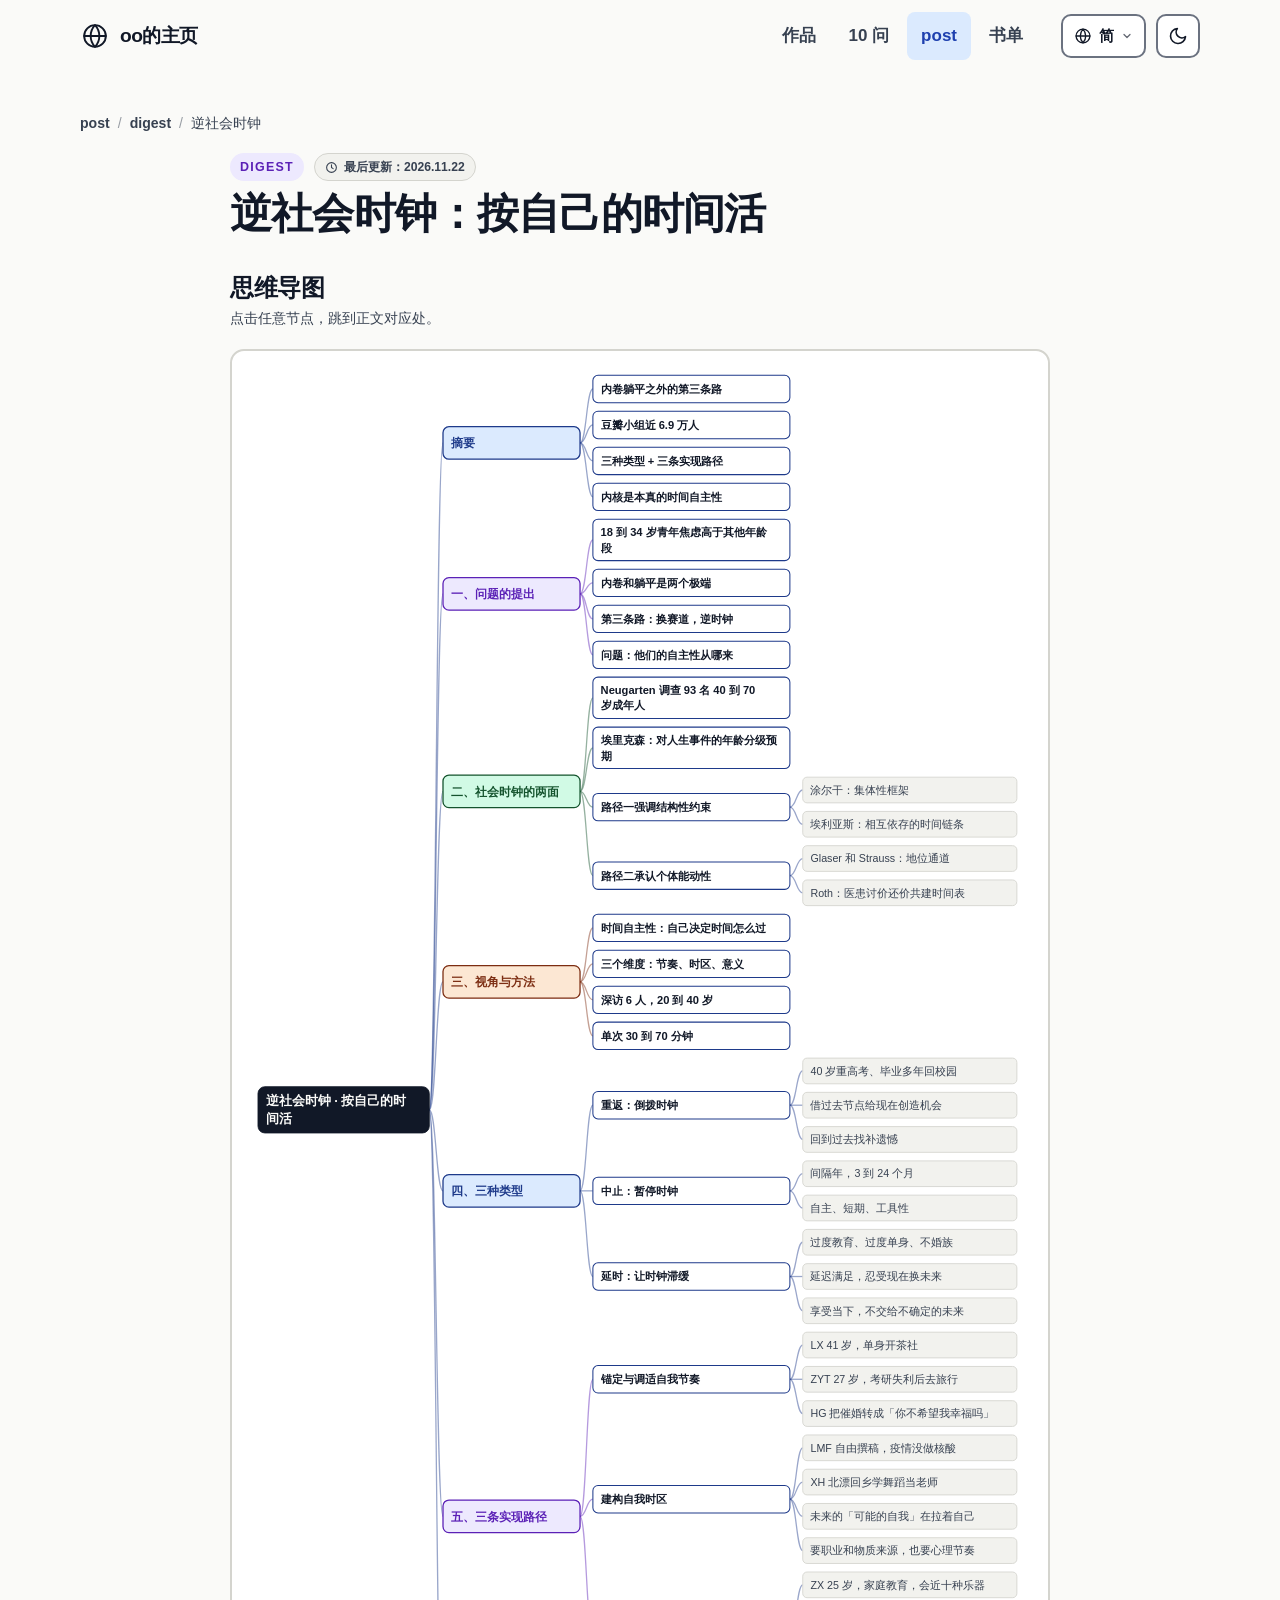
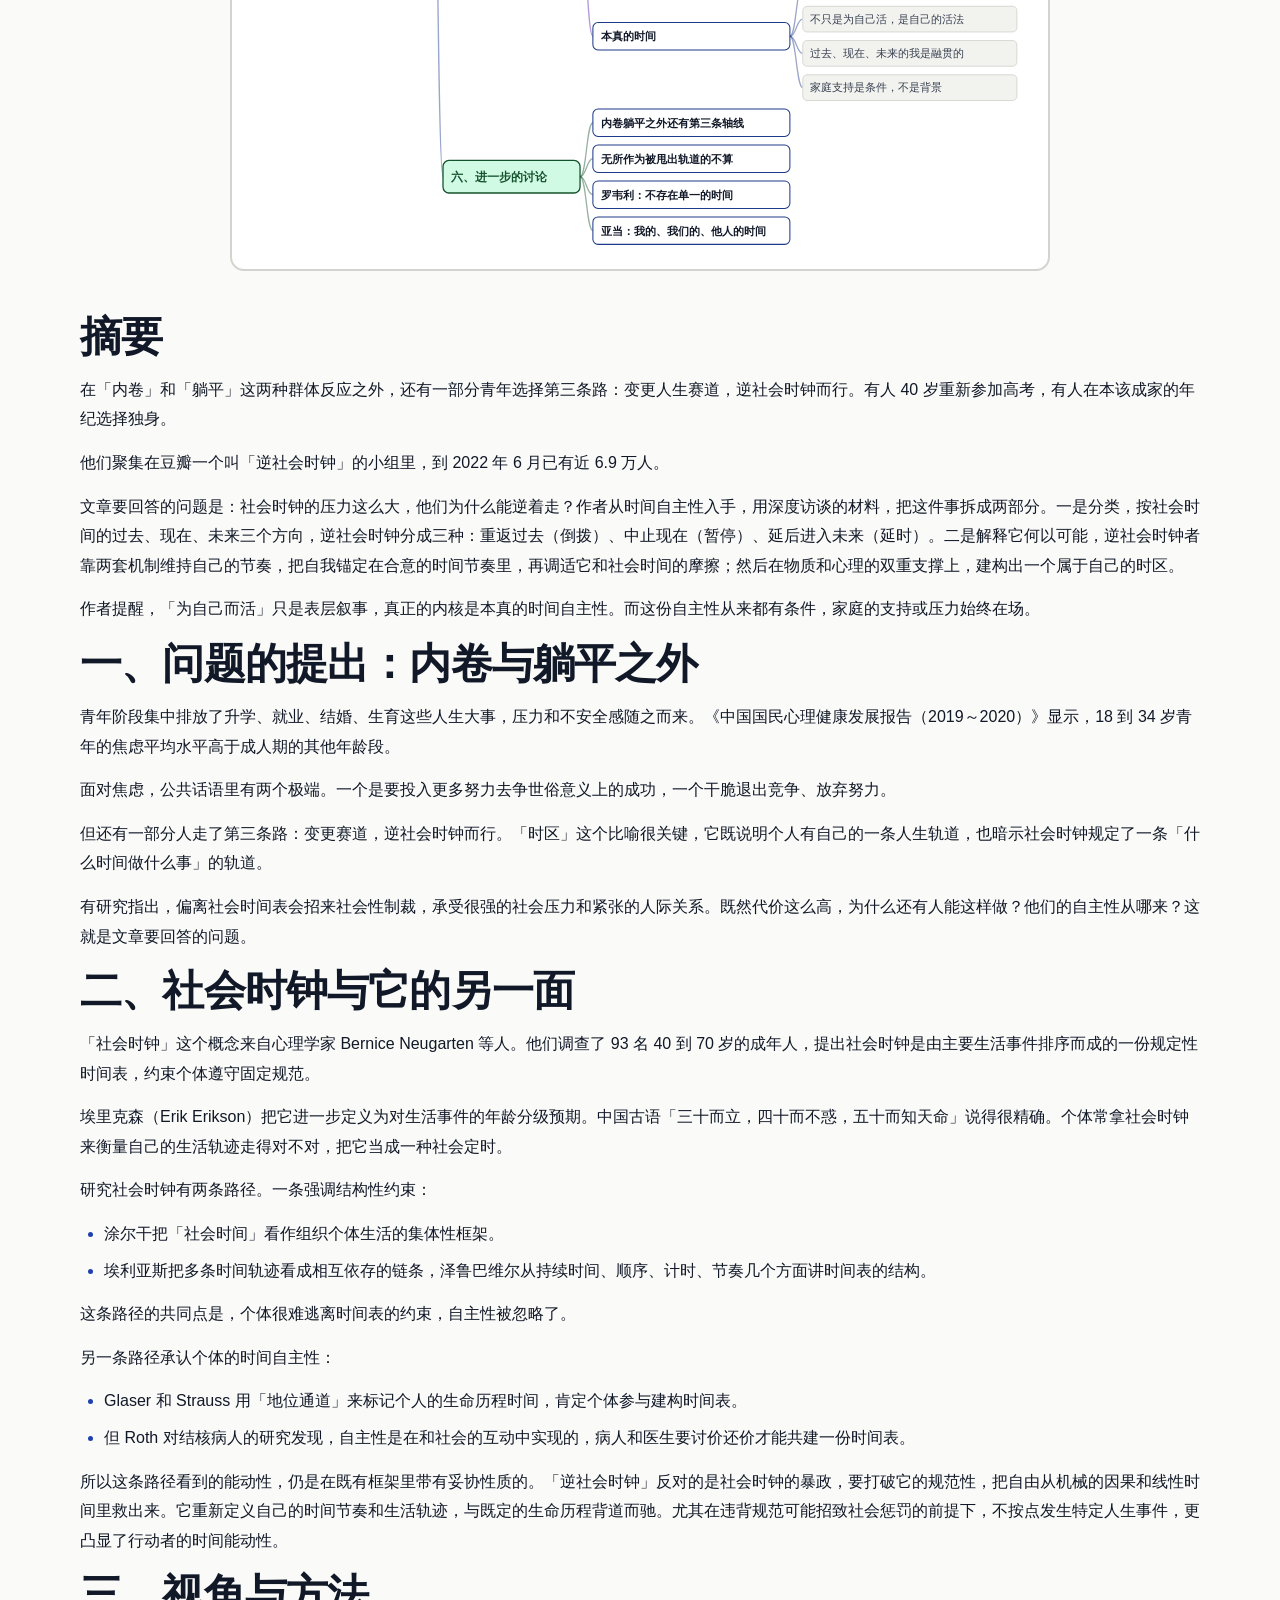
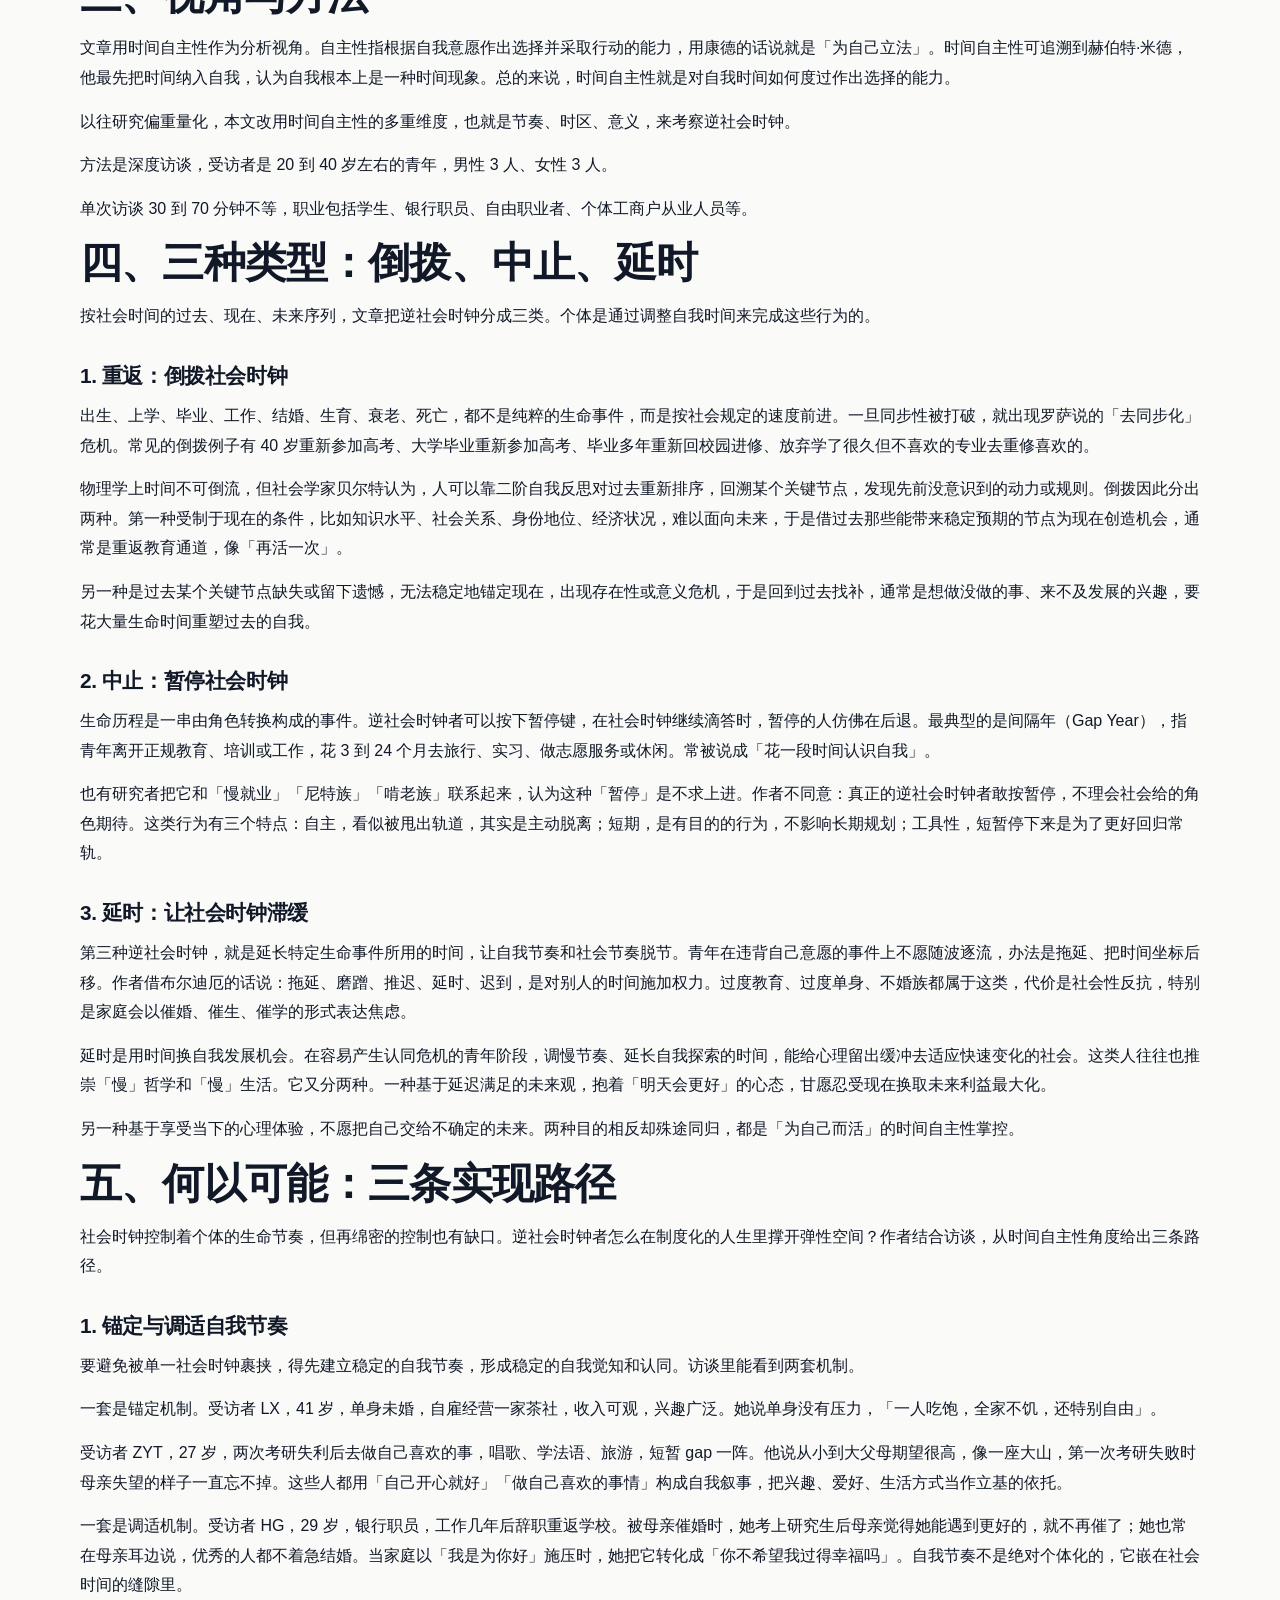
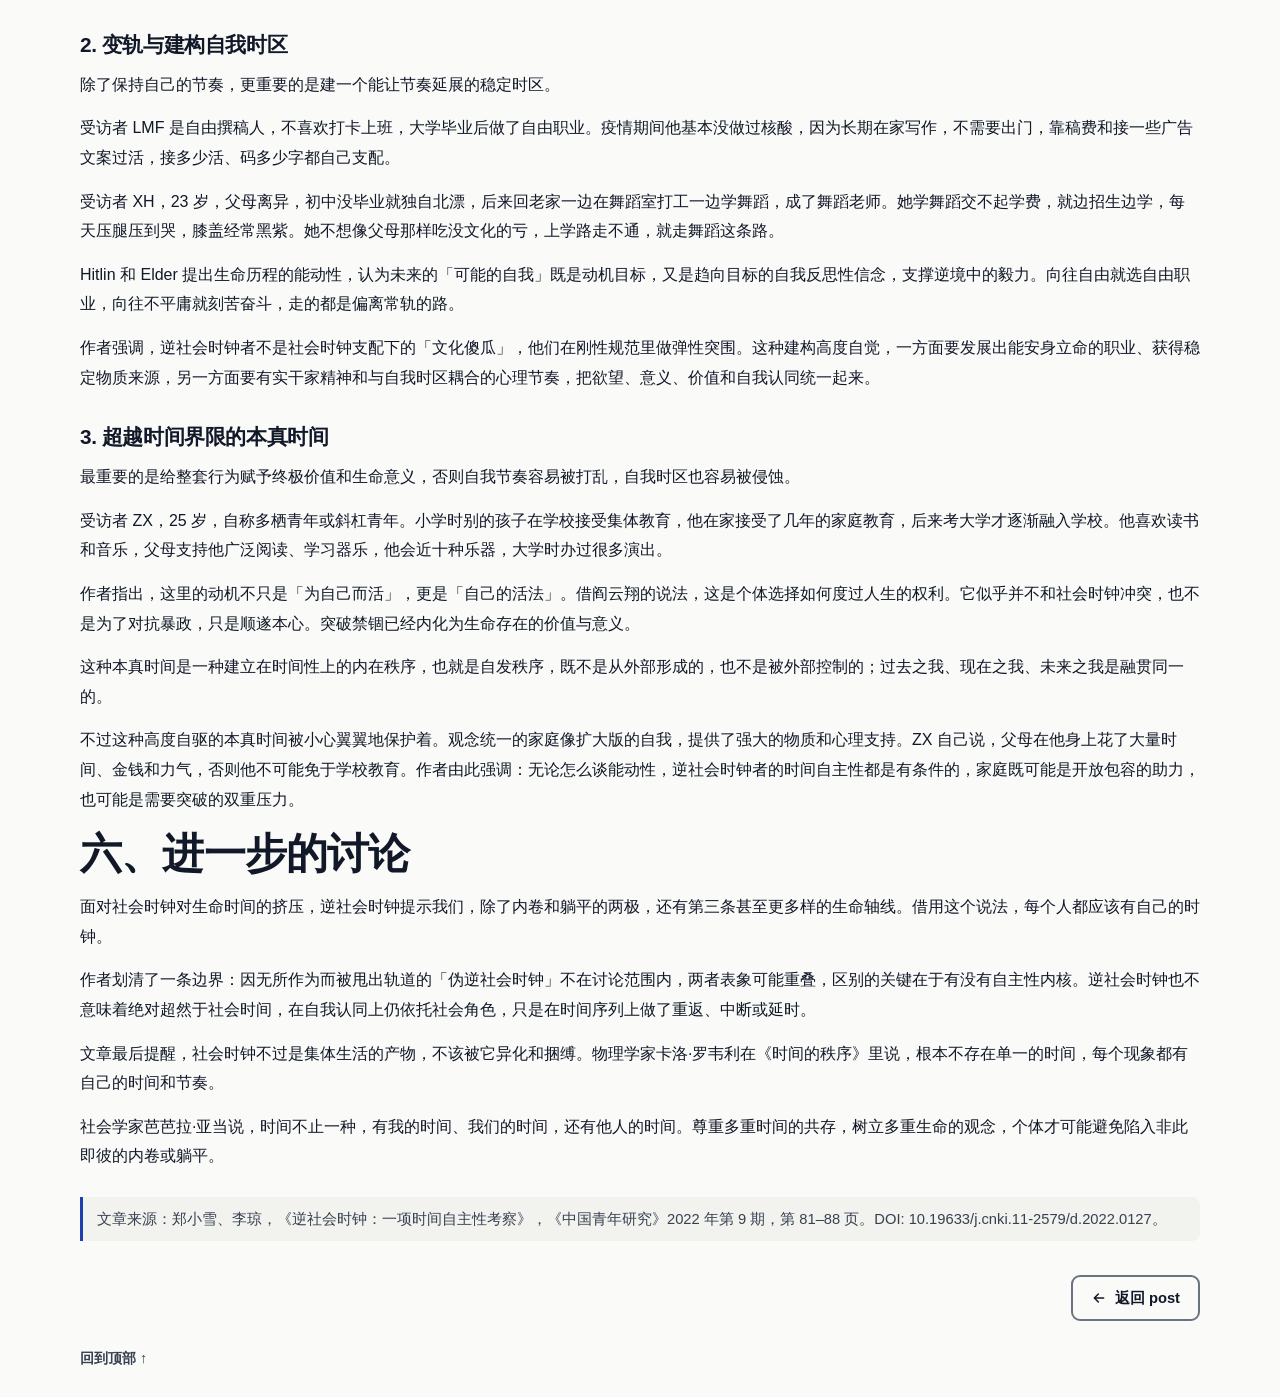
<file: post/digest/social-clock.html>
<!DOCTYPE html>
<html lang="zh-CN" data-theme="light">
<head>
  <meta charset="UTF-8">
  <meta name="viewport" content="width=device-width, initial-scale=1">
  <title>逆社会时钟：按自己的时间活 · post · oo的主页</title>
  <meta name="description" content="郑小雪、李琼《逆社会时钟：一项时间自主性考察》核心观点提炼：三种类型、三条实现路径，看青年如何按自己的时间活。附可点击思维导图。">
  <link rel="stylesheet" href="../assets/post.css">
  <style>
    .mindmap-block { margin: 0 auto 40px; max-width: var(--reading); }
    .mindmap-head { display: flex; align-items: baseline; gap: 10px; flex-wrap: wrap; margin-bottom: 4px; }
    .mindmap-head h2 { font-size: 1.5rem; margin: 0; }
    .mindmap-hint { color: var(--text-muted); font-size: .88rem; margin: 0 0 18px; }
    .mindmap-frame {
      background: var(--surface); border: 2px solid var(--border-soft);
      border-radius: var(--radius); padding: 14px; overflow-x: auto;
    }
    .mg-svg { display: block; width: 100%; height: auto; min-width: 660px; }
    .mg-node { cursor: pointer; }
    .mg-node rect { transition: stroke-width .15s ease, filter .15s ease; }
    .mg-node:hover rect { stroke-width: 2.6; filter: brightness(1.06); }
    .mg-node:focus { outline: none; }
    .mg-node:focus-visible rect { stroke-width: 3; }
    [id^="n-"]:target {
      background: var(--tag-purple-bg); color: var(--tag-purple-text);
      border-radius: 4px; scroll-margin-top: 96px;
    }
    .cite-list { padding-left: 1.5em; }
    .cite-list li { margin-bottom: 7px; }
    @media (max-width: 680px) {
      .mindmap-head h2 { font-size: 1.25rem; }
      .mindmap-frame { padding: 8px; }
    }
  </style>
</head>
<body>
  <a class="skip-link" href="#main">跳到主要内容</a>

  <header class="site-header">
    <div class="wrap header-inner">
      <a class="brand" href="../../index.html" aria-label="oo的主页，返回主页">
        <span class="brand-mark" aria-hidden="true">
          <svg viewBox="0 0 24 24" fill="none" stroke="currentColor" stroke-width="1.75" stroke-linecap="round" stroke-linejoin="round"><circle cx="12" cy="12" r="10"/><path d="M12 2a14.5 14.5 0 0 0 0 20 14.5 14.5 0 0 0 0-20"/><path d="M2 12h20"/></svg>
        </span>
        <span>oo的主页</span>
      </a>
      <nav class="site-nav" aria-label="主导航">
        <a href="../../index.html#works">作品</a>
        <a href="../../index.html#questions">10 问</a>
        <a href="../index.html" aria-current="page">post</a>
        <a href="../../推荐书单/index.html">书单</a>
      </nav>
      <div class="header-tools">
        <div class="lang-wrap">
          <button id="langBtn" class="lang-btn" type="button" aria-haspopup="true" aria-expanded="false" aria-controls="langMenu" aria-label="切换语言">
            <svg class="globe" viewBox="0 0 24 24" fill="none" stroke="currentColor" stroke-width="1.8" stroke-linecap="round" stroke-linejoin="round" aria-hidden="true"><circle cx="12" cy="12" r="9.2"/><path d="M12 2.8a13.5 13.5 0 0 0 0 18.4 13.5 13.5 0 0 0 0-18.4M2.8 12h18.4"/></svg>
            <span id="langCurrent">简</span>
            <svg class="chev" viewBox="0 0 24 24" fill="none" stroke="currentColor" stroke-width="2.5" stroke-linecap="round" stroke-linejoin="round" aria-hidden="true"><path d="M6 9l6 6 6-6"/></svg>
          </button>
          <ul id="langMenu" class="lang-menu" role="menu" aria-label="语言" hidden>
            <li role="none"><button type="button" role="menuitemradio" data-lang="zh-Hans" aria-checked="true">简体中文</button></li>
            <li role="none"><button type="button" role="menuitemradio" data-lang="zh-Hant" aria-checked="false">繁體中文</button></li>
            <li role="none"><button type="button" role="menuitemradio" data-lang="en" aria-checked="false">English</button></li>
            <li role="none"><button type="button" role="menuitemradio" data-lang="ko" aria-checked="false">한국어</button></li>
            <li role="none"><button type="button" role="menuitemradio" data-lang="ja" aria-checked="false">日本語</button></li>
          </ul>
        </div>
        <button id="themeToggle" class="icon-btn" type="button" aria-pressed="false" aria-label="切换到深色模式" title="切换深浅色模式">
          <svg id="themeIcon" viewBox="0 0 24 24" fill="none" stroke="currentColor" stroke-width="2" stroke-linecap="round" stroke-linejoin="round" aria-hidden="true"><path d="M21 12.8A9 9 0 1 1 11.2 3 7 7 0 0 0 21 12.8z"/></svg>
        </button>
      </div>
    </div>
  </header>

  <main id="main">
    <div class="wrap article-top">
      <nav class="crumb" aria-label="面包屑">
        <a href="../index.html">post</a><span class="sep">/</span>
        <a href="../index.html#digest">digest</a><span class="sep">/</span>
        <span>逆社会时钟</span>
      </nav>
      <header class="article-header">
        <div class="meta">
          <span class="label label-digest">digest</span>
          <span class="updated">
            <svg viewBox="0 0 24 24" fill="none" stroke="currentColor" stroke-width="2" stroke-linecap="round" stroke-linejoin="round" aria-hidden="true"><circle cx="12" cy="12" r="9"/><path d="M12 7v5l3 2"/></svg>
            最后更新：2026.11.22
          </span>
        </div>
        <h1 id="n-root">逆社会时钟：按自己的时间活</h1>
      </header>
    </div>

    <!-- 思维导图：放在正文前，节点点击跳转到正文对应锚点 -->
    <div class="wrap">
      <section class="mindmap-block" aria-labelledby="mm-title">
        <div class="mindmap-head">
          <h2 id="mm-title">思维导图</h2>
        </div>
        <p class="mindmap-hint">点击任意节点，跳到正文对应处。</p>
        <div class="mindmap-frame">
<svg class="mg-svg" viewBox="0 0 920 1740" xmlns="http://www.w3.org/2000/svg" role="img" aria-label="文章思维导图，点击任意节点跳转到正文对应处">
<path d="M 214,869.6 C 222.0,869.6 222.0,91.0 230,91.0" fill="none" stroke="var(--tag-blue-text)" stroke-opacity="0.45" stroke-width="1.5"/>
<path d="M 214,869.6 C 222.0,869.6 222.0,267.2 230,267.2" fill="none" stroke="var(--tag-blue-text)" stroke-opacity="0.45" stroke-width="1.5"/>
<path d="M 214,869.6 C 222.0,869.6 222.0,497.8 230,497.8" fill="none" stroke="var(--tag-blue-text)" stroke-opacity="0.45" stroke-width="1.5"/>
<path d="M 214,869.6 C 222.0,869.6 222.0,720.2 230,720.2" fill="none" stroke="var(--tag-blue-text)" stroke-opacity="0.45" stroke-width="1.5"/>
<path d="M 214,869.6 C 222.0,869.6 222.0,964.2 230,964.2" fill="none" stroke="var(--tag-blue-text)" stroke-opacity="0.45" stroke-width="1.5"/>
<path d="M 214,869.6 C 222.0,869.6 222.0,1344.2 230,1344.2" fill="none" stroke="var(--tag-blue-text)" stroke-opacity="0.45" stroke-width="1.5"/>
<path d="M 214,869.6 C 222.0,869.6 222.0,1648.2 230,1648.2" fill="none" stroke="var(--tag-blue-text)" stroke-opacity="0.45" stroke-width="1.5"/>
<a href="#n-root" class="mg-node"><title>逆社会时钟 · 按自己的时间活</title><rect x="14" y="842.6" width="200" height="54.0" rx="8" fill="var(--text)" stroke="var(--text)"/><text fill="var(--bg)" font-size="15" font-weight="800" font-family="-apple-system,BlinkMacSystemFont,PingFang SC,Microsoft YaHei,sans-serif"><tspan x="23" y="864.4">逆社会时钟 · 按自己的时</tspan><tspan x="23" y="885.4">间活</tspan></text></a>
<path d="M 390,91.0 C 397.5,91.0 397.5,28.0 405,28.0" fill="none" stroke="var(--tag-blue-text)" stroke-opacity="0.45" stroke-width="1.5"/>
<path d="M 390,91.0 C 397.5,91.0 397.5,70.0 405,70.0" fill="none" stroke="var(--tag-blue-text)" stroke-opacity="0.45" stroke-width="1.5"/>
<path d="M 390,91.0 C 397.5,91.0 397.5,112.0 405,112.0" fill="none" stroke="var(--tag-blue-text)" stroke-opacity="0.45" stroke-width="1.5"/>
<path d="M 390,91.0 C 397.5,91.0 397.5,154.0 405,154.0" fill="none" stroke="var(--tag-blue-text)" stroke-opacity="0.45" stroke-width="1.5"/>
<a href="#n-s0" class="mg-node"><title>摘要</title><rect x="230" y="72.0" width="160" height="38.0" rx="7" fill="var(--tag-blue-bg)" stroke="var(--tag-blue-text)" stroke-width="1.5"/><text fill="var(--tag-blue-text)" font-size="14" font-weight="800" font-family="-apple-system,BlinkMacSystemFont,PingFang SC,Microsoft YaHei,sans-serif"><tspan x="239" y="95.9">摘要</tspan></text></a>
<a href="#n-s0a" class="mg-node"><title>内卷躺平之外的第三条路</title><rect x="405" y="12.0" width="230" height="32.0" rx="6" fill="var(--surface)" stroke="var(--tag-blue-text)" stroke-width="1.2"/><text fill="var(--text)" font-size="13" font-weight="600" font-family="-apple-system,BlinkMacSystemFont,PingFang SC,Microsoft YaHei,sans-serif"><tspan x="414" y="32.5">内卷躺平之外的第三条路</tspan></text></a>
<a href="#n-s0b" class="mg-node"><title>豆瓣小组近 6.9 万人</title><rect x="405" y="54.0" width="230" height="32.0" rx="6" fill="var(--surface)" stroke="var(--tag-blue-text)" stroke-width="1.2"/><text fill="var(--text)" font-size="13" font-weight="600" font-family="-apple-system,BlinkMacSystemFont,PingFang SC,Microsoft YaHei,sans-serif"><tspan x="414" y="74.5">豆瓣小组近 6.9 万人</tspan></text></a>
<a href="#n-s0c" class="mg-node"><title>三种类型 + 三条实现路径</title><rect x="405" y="96.0" width="230" height="32.0" rx="6" fill="var(--surface)" stroke="var(--tag-blue-text)" stroke-width="1.2"/><text fill="var(--text)" font-size="13" font-weight="600" font-family="-apple-system,BlinkMacSystemFont,PingFang SC,Microsoft YaHei,sans-serif"><tspan x="414" y="116.5">三种类型 + 三条实现路径</tspan></text></a>
<a href="#n-s0d" class="mg-node"><title>内核是本真的时间自主性</title><rect x="405" y="138.0" width="230" height="32.0" rx="6" fill="var(--surface)" stroke="var(--tag-blue-text)" stroke-width="1.2"/><text fill="var(--text)" font-size="13" font-weight="600" font-family="-apple-system,BlinkMacSystemFont,PingFang SC,Microsoft YaHei,sans-serif"><tspan x="414" y="158.6">内核是本真的时间自主性</tspan></text></a>
<path d="M 390,267.2 C 397.5,267.2 397.5,204.2 405,204.2" fill="none" stroke="var(--tag-purple-text)" stroke-opacity="0.45" stroke-width="1.5"/>
<path d="M 390,267.2 C 397.5,267.2 397.5,254.4 405,254.4" fill="none" stroke="var(--tag-purple-text)" stroke-opacity="0.45" stroke-width="1.5"/>
<path d="M 390,267.2 C 397.5,267.2 397.5,296.4 405,296.4" fill="none" stroke="var(--tag-purple-text)" stroke-opacity="0.45" stroke-width="1.5"/>
<path d="M 390,267.2 C 397.5,267.2 397.5,338.4 405,338.4" fill="none" stroke="var(--tag-purple-text)" stroke-opacity="0.45" stroke-width="1.5"/>
<a href="#n-s1" class="mg-node"><title>一、问题的提出</title><rect x="230" y="248.2" width="160" height="38.0" rx="7" fill="var(--tag-purple-bg)" stroke="var(--tag-purple-text)" stroke-width="1.5"/><text fill="var(--tag-purple-text)" font-size="14" font-weight="800" font-family="-apple-system,BlinkMacSystemFont,PingFang SC,Microsoft YaHei,sans-serif"><tspan x="239" y="272.1">一、问题的提出</tspan></text></a>
<a href="#n-s1a" class="mg-node"><title>18 到 34 岁青年焦虑高于其他年龄段</title><rect x="405" y="180.0" width="230" height="48.4" rx="6" fill="var(--surface)" stroke="var(--tag-blue-text)" stroke-width="1.2"/><text fill="var(--text)" font-size="13" font-weight="600" font-family="-apple-system,BlinkMacSystemFont,PingFang SC,Microsoft YaHei,sans-serif"><tspan x="414" y="199.7">18 到 34 岁青年焦虑高于其他年龄</tspan><tspan x="414" y="217.8">段</tspan></text></a>
<a href="#n-s1b" class="mg-node"><title>内卷和躺平是两个极端</title><rect x="405" y="238.4" width="230" height="32.0" rx="6" fill="var(--surface)" stroke="var(--tag-blue-text)" stroke-width="1.2"/><text fill="var(--text)" font-size="13" font-weight="600" font-family="-apple-system,BlinkMacSystemFont,PingFang SC,Microsoft YaHei,sans-serif"><tspan x="414" y="258.9">内卷和躺平是两个极端</tspan></text></a>
<a href="#n-s1c" class="mg-node"><title>第三条路：换赛道，逆时钟</title><rect x="405" y="280.4" width="230" height="32.0" rx="6" fill="var(--surface)" stroke="var(--tag-blue-text)" stroke-width="1.2"/><text fill="var(--text)" font-size="13" font-weight="600" font-family="-apple-system,BlinkMacSystemFont,PingFang SC,Microsoft YaHei,sans-serif"><tspan x="414" y="300.9">第三条路：换赛道，逆时钟</tspan></text></a>
<a href="#n-s1d" class="mg-node"><title>问题：他们的自主性从哪来</title><rect x="405" y="322.4" width="230" height="32.0" rx="6" fill="var(--surface)" stroke="var(--tag-blue-text)" stroke-width="1.2"/><text fill="var(--text)" font-size="13" font-weight="600" font-family="-apple-system,BlinkMacSystemFont,PingFang SC,Microsoft YaHei,sans-serif"><tspan x="414" y="342.9">问题：他们的自主性从哪来</tspan></text></a>
<path d="M 390,497.8 C 397.5,497.8 397.5,388.6 405,388.6" fill="none" stroke="var(--tag-mint-text)" stroke-opacity="0.45" stroke-width="1.5"/>
<path d="M 390,497.8 C 397.5,497.8 397.5,447.0 405,447.0" fill="none" stroke="var(--tag-mint-text)" stroke-opacity="0.45" stroke-width="1.5"/>
<path d="M 390,497.8 C 397.5,497.8 397.5,516.2 405,516.2" fill="none" stroke="var(--tag-mint-text)" stroke-opacity="0.45" stroke-width="1.5"/>
<path d="M 390,497.8 C 397.5,497.8 397.5,596.2 405,596.2" fill="none" stroke="var(--tag-mint-text)" stroke-opacity="0.45" stroke-width="1.5"/>
<a href="#n-s2" class="mg-node"><title>二、社会时钟的两面</title><rect x="230" y="478.8" width="160" height="38.0" rx="7" fill="var(--tag-mint-bg)" stroke="var(--tag-mint-text)" stroke-width="1.5"/><text fill="var(--tag-mint-text)" font-size="14" font-weight="800" font-family="-apple-system,BlinkMacSystemFont,PingFang SC,Microsoft YaHei,sans-serif"><tspan x="239" y="502.7">二、社会时钟的两面</tspan></text></a>
<a href="#n-s2a" class="mg-node"><title>Neugarten 调查 93 名 40 到 70 岁成年人</title><rect x="405" y="364.4" width="230" height="48.4" rx="6" fill="var(--surface)" stroke="var(--tag-blue-text)" stroke-width="1.2"/><text fill="var(--text)" font-size="13" font-weight="600" font-family="-apple-system,BlinkMacSystemFont,PingFang SC,Microsoft YaHei,sans-serif"><tspan x="414" y="384.0">Neugarten 调查 93 名 40 到 70 </tspan><tspan x="414" y="402.2">岁成年人</tspan></text></a>
<a href="#n-s2b" class="mg-node"><title>埃里克森：对人生事件的年龄分级预期</title><rect x="405" y="422.8" width="230" height="48.4" rx="6" fill="var(--surface)" stroke="var(--tag-blue-text)" stroke-width="1.2"/><text fill="var(--text)" font-size="13" font-weight="600" font-family="-apple-system,BlinkMacSystemFont,PingFang SC,Microsoft YaHei,sans-serif"><tspan x="414" y="442.4">埃里克森：对人生事件的年龄分级预</tspan><tspan x="414" y="460.6">期</tspan></text></a>
<path d="M 635,516.2 C 642.5,516.2 642.5,496.2 650,496.2" fill="none" stroke="var(--tag-blue-text)" stroke-opacity="0.45" stroke-width="1.5"/>
<path d="M 635,516.2 C 642.5,516.2 642.5,536.2 650,536.2" fill="none" stroke="var(--tag-blue-text)" stroke-opacity="0.45" stroke-width="1.5"/>
<a href="#n-s2c" class="mg-node"><title>路径一强调结构性约束</title><rect x="405" y="500.2" width="230" height="32.0" rx="6" fill="var(--surface)" stroke="var(--tag-blue-text)" stroke-width="1.2"/><text fill="var(--text)" font-size="13" font-weight="600" font-family="-apple-system,BlinkMacSystemFont,PingFang SC,Microsoft YaHei,sans-serif"><tspan x="414" y="520.7">路径一强调结构性约束</tspan></text></a>
<a href="#n-s2c1" class="mg-node"><title>涂尔干：集体性框架</title><rect x="650" y="481.2" width="250" height="30.0" rx="5" fill="var(--surface-2)" stroke="var(--border-soft)" stroke-width="1"/><text fill="var(--text-muted)" font-size="12.5" font-weight="500" font-family="-apple-system,BlinkMacSystemFont,PingFang SC,Microsoft YaHei,sans-serif"><tspan x="659" y="500.6">涂尔干：集体性框架</tspan></text></a>
<a href="#n-s2c2" class="mg-node"><title>埃利亚斯：相互依存的时间链条</title><rect x="650" y="521.2" width="250" height="30.0" rx="5" fill="var(--surface-2)" stroke="var(--border-soft)" stroke-width="1"/><text fill="var(--text-muted)" font-size="12.5" font-weight="500" font-family="-apple-system,BlinkMacSystemFont,PingFang SC,Microsoft YaHei,sans-serif"><tspan x="659" y="540.6">埃利亚斯：相互依存的时间链条</tspan></text></a>
<path d="M 635,596.2 C 642.5,596.2 642.5,576.2 650,576.2" fill="none" stroke="var(--tag-blue-text)" stroke-opacity="0.45" stroke-width="1.5"/>
<path d="M 635,596.2 C 642.5,596.2 642.5,616.2 650,616.2" fill="none" stroke="var(--tag-blue-text)" stroke-opacity="0.45" stroke-width="1.5"/>
<a href="#n-s2d" class="mg-node"><title>路径二承认个体能动性</title><rect x="405" y="580.2" width="230" height="32.0" rx="6" fill="var(--surface)" stroke="var(--tag-blue-text)" stroke-width="1.2"/><text fill="var(--text)" font-size="13" font-weight="600" font-family="-apple-system,BlinkMacSystemFont,PingFang SC,Microsoft YaHei,sans-serif"><tspan x="414" y="600.7">路径二承认个体能动性</tspan></text></a>
<a href="#n-s2d1" class="mg-node"><title>Glaser 和 Strauss：地位通道</title><rect x="650" y="561.2" width="250" height="30.0" rx="5" fill="var(--surface-2)" stroke="var(--border-soft)" stroke-width="1"/><text fill="var(--text-muted)" font-size="12.5" font-weight="500" font-family="-apple-system,BlinkMacSystemFont,PingFang SC,Microsoft YaHei,sans-serif"><tspan x="659" y="580.6">Glaser 和 Strauss：地位通道</tspan></text></a>
<a href="#n-s2d2" class="mg-node"><title>Roth：医患讨价还价共建时间表</title><rect x="650" y="601.2" width="250" height="30.0" rx="5" fill="var(--surface-2)" stroke="var(--border-soft)" stroke-width="1"/><text fill="var(--text-muted)" font-size="12.5" font-weight="500" font-family="-apple-system,BlinkMacSystemFont,PingFang SC,Microsoft YaHei,sans-serif"><tspan x="659" y="620.6">Roth：医患讨价还价共建时间表</tspan></text></a>
<path d="M 390,720.2 C 397.5,720.2 397.5,657.2 405,657.2" fill="none" stroke="var(--tag-peach-text)" stroke-opacity="0.45" stroke-width="1.5"/>
<path d="M 390,720.2 C 397.5,720.2 397.5,699.2 405,699.2" fill="none" stroke="var(--tag-peach-text)" stroke-opacity="0.45" stroke-width="1.5"/>
<path d="M 390,720.2 C 397.5,720.2 397.5,741.2 405,741.2" fill="none" stroke="var(--tag-peach-text)" stroke-opacity="0.45" stroke-width="1.5"/>
<path d="M 390,720.2 C 397.5,720.2 397.5,783.2 405,783.2" fill="none" stroke="var(--tag-peach-text)" stroke-opacity="0.45" stroke-width="1.5"/>
<a href="#n-s3" class="mg-node"><title>三、视角与方法</title><rect x="230" y="701.2" width="160" height="38.0" rx="7" fill="var(--tag-peach-bg)" stroke="var(--tag-peach-text)" stroke-width="1.5"/><text fill="var(--tag-peach-text)" font-size="14" font-weight="800" font-family="-apple-system,BlinkMacSystemFont,PingFang SC,Microsoft YaHei,sans-serif"><tspan x="239" y="725.1">三、视角与方法</tspan></text></a>
<a href="#n-s3a" class="mg-node"><title>时间自主性：自己决定时间怎么过</title><rect x="405" y="641.2" width="230" height="32.0" rx="6" fill="var(--surface)" stroke="var(--tag-blue-text)" stroke-width="1.2"/><text fill="var(--text)" font-size="13" font-weight="600" font-family="-apple-system,BlinkMacSystemFont,PingFang SC,Microsoft YaHei,sans-serif"><tspan x="414" y="661.8">时间自主性：自己决定时间怎么过</tspan></text></a>
<a href="#n-s3b" class="mg-node"><title>三个维度：节奏、时区、意义</title><rect x="405" y="683.2" width="230" height="32.0" rx="6" fill="var(--surface)" stroke="var(--tag-blue-text)" stroke-width="1.2"/><text fill="var(--text)" font-size="13" font-weight="600" font-family="-apple-system,BlinkMacSystemFont,PingFang SC,Microsoft YaHei,sans-serif"><tspan x="414" y="703.8">三个维度：节奏、时区、意义</tspan></text></a>
<a href="#n-s3c" class="mg-node"><title>深访 6 人，20 到 40 岁</title><rect x="405" y="725.2" width="230" height="32.0" rx="6" fill="var(--surface)" stroke="var(--tag-blue-text)" stroke-width="1.2"/><text fill="var(--text)" font-size="13" font-weight="600" font-family="-apple-system,BlinkMacSystemFont,PingFang SC,Microsoft YaHei,sans-serif"><tspan x="414" y="745.8">深访 6 人，20 到 40 岁</tspan></text></a>
<a href="#n-s3d" class="mg-node"><title>单次 30 到 70 分钟</title><rect x="405" y="767.2" width="230" height="32.0" rx="6" fill="var(--surface)" stroke="var(--tag-blue-text)" stroke-width="1.2"/><text fill="var(--text)" font-size="13" font-weight="600" font-family="-apple-system,BlinkMacSystemFont,PingFang SC,Microsoft YaHei,sans-serif"><tspan x="414" y="787.8">单次 30 到 70 分钟</tspan></text></a>
<path d="M 390,964.2 C 397.5,964.2 397.5,864.2 405,864.2" fill="none" stroke="var(--tag-blue-text)" stroke-opacity="0.45" stroke-width="1.5"/>
<path d="M 390,964.2 C 397.5,964.2 397.5,964.2 405,964.2" fill="none" stroke="var(--tag-blue-text)" stroke-opacity="0.45" stroke-width="1.5"/>
<path d="M 390,964.2 C 397.5,964.2 397.5,1064.2 405,1064.2" fill="none" stroke="var(--tag-blue-text)" stroke-opacity="0.45" stroke-width="1.5"/>
<a href="#n-s4" class="mg-node"><title>四、三种类型</title><rect x="230" y="945.2" width="160" height="38.0" rx="7" fill="var(--tag-blue-bg)" stroke="var(--tag-blue-text)" stroke-width="1.5"/><text fill="var(--tag-blue-text)" font-size="14" font-weight="800" font-family="-apple-system,BlinkMacSystemFont,PingFang SC,Microsoft YaHei,sans-serif"><tspan x="239" y="969.1">四、三种类型</tspan></text></a>
<path d="M 635,864.2 C 642.5,864.2 642.5,824.2 650,824.2" fill="none" stroke="var(--tag-blue-text)" stroke-opacity="0.45" stroke-width="1.5"/>
<path d="M 635,864.2 C 642.5,864.2 642.5,864.2 650,864.2" fill="none" stroke="var(--tag-blue-text)" stroke-opacity="0.45" stroke-width="1.5"/>
<path d="M 635,864.2 C 642.5,864.2 642.5,904.2 650,904.2" fill="none" stroke="var(--tag-blue-text)" stroke-opacity="0.45" stroke-width="1.5"/>
<a href="#n-s4a" class="mg-node"><title>重返：倒拨时钟</title><rect x="405" y="848.2" width="230" height="32.0" rx="6" fill="var(--surface)" stroke="var(--tag-blue-text)" stroke-width="1.2"/><text fill="var(--text)" font-size="13" font-weight="600" font-family="-apple-system,BlinkMacSystemFont,PingFang SC,Microsoft YaHei,sans-serif"><tspan x="414" y="868.8">重返：倒拨时钟</tspan></text></a>
<a href="#n-s4a1" class="mg-node"><title>40 岁重高考、毕业多年回校园</title><rect x="650" y="809.2" width="250" height="30.0" rx="5" fill="var(--surface-2)" stroke="var(--border-soft)" stroke-width="1"/><text fill="var(--text-muted)" font-size="12.5" font-weight="500" font-family="-apple-system,BlinkMacSystemFont,PingFang SC,Microsoft YaHei,sans-serif"><tspan x="659" y="828.6">40 岁重高考、毕业多年回校园</tspan></text></a>
<a href="#n-s4a2" class="mg-node"><title>借过去节点给现在创造机会</title><rect x="650" y="849.2" width="250" height="30.0" rx="5" fill="var(--surface-2)" stroke="var(--border-soft)" stroke-width="1"/><text fill="var(--text-muted)" font-size="12.5" font-weight="500" font-family="-apple-system,BlinkMacSystemFont,PingFang SC,Microsoft YaHei,sans-serif"><tspan x="659" y="868.6">借过去节点给现在创造机会</tspan></text></a>
<a href="#n-s4a3" class="mg-node"><title>回到过去找补遗憾</title><rect x="650" y="889.2" width="250" height="30.0" rx="5" fill="var(--surface-2)" stroke="var(--border-soft)" stroke-width="1"/><text fill="var(--text-muted)" font-size="12.5" font-weight="500" font-family="-apple-system,BlinkMacSystemFont,PingFang SC,Microsoft YaHei,sans-serif"><tspan x="659" y="908.6">回到过去找补遗憾</tspan></text></a>
<path d="M 635,964.2 C 642.5,964.2 642.5,944.2 650,944.2" fill="none" stroke="var(--tag-blue-text)" stroke-opacity="0.45" stroke-width="1.5"/>
<path d="M 635,964.2 C 642.5,964.2 642.5,984.2 650,984.2" fill="none" stroke="var(--tag-blue-text)" stroke-opacity="0.45" stroke-width="1.5"/>
<a href="#n-s4b" class="mg-node"><title>中止：暂停时钟</title><rect x="405" y="948.2" width="230" height="32.0" rx="6" fill="var(--surface)" stroke="var(--tag-blue-text)" stroke-width="1.2"/><text fill="var(--text)" font-size="13" font-weight="600" font-family="-apple-system,BlinkMacSystemFont,PingFang SC,Microsoft YaHei,sans-serif"><tspan x="414" y="968.8">中止：暂停时钟</tspan></text></a>
<a href="#n-s4b1" class="mg-node"><title>间隔年，3 到 24 个月</title><rect x="650" y="929.2" width="250" height="30.0" rx="5" fill="var(--surface-2)" stroke="var(--border-soft)" stroke-width="1"/><text fill="var(--text-muted)" font-size="12.5" font-weight="500" font-family="-apple-system,BlinkMacSystemFont,PingFang SC,Microsoft YaHei,sans-serif"><tspan x="659" y="948.6">间隔年，3 到 24 个月</tspan></text></a>
<a href="#n-s4b2" class="mg-node"><title>自主、短期、工具性</title><rect x="650" y="969.2" width="250" height="30.0" rx="5" fill="var(--surface-2)" stroke="var(--border-soft)" stroke-width="1"/><text fill="var(--text-muted)" font-size="12.5" font-weight="500" font-family="-apple-system,BlinkMacSystemFont,PingFang SC,Microsoft YaHei,sans-serif"><tspan x="659" y="988.6">自主、短期、工具性</tspan></text></a>
<path d="M 635,1064.2 C 642.5,1064.2 642.5,1024.2 650,1024.2" fill="none" stroke="var(--tag-blue-text)" stroke-opacity="0.45" stroke-width="1.5"/>
<path d="M 635,1064.2 C 642.5,1064.2 642.5,1064.2 650,1064.2" fill="none" stroke="var(--tag-blue-text)" stroke-opacity="0.45" stroke-width="1.5"/>
<path d="M 635,1064.2 C 642.5,1064.2 642.5,1104.2 650,1104.2" fill="none" stroke="var(--tag-blue-text)" stroke-opacity="0.45" stroke-width="1.5"/>
<a href="#n-s4c" class="mg-node"><title>延时：让时钟滞缓</title><rect x="405" y="1048.2" width="230" height="32.0" rx="6" fill="var(--surface)" stroke="var(--tag-blue-text)" stroke-width="1.2"/><text fill="var(--text)" font-size="13" font-weight="600" font-family="-apple-system,BlinkMacSystemFont,PingFang SC,Microsoft YaHei,sans-serif"><tspan x="414" y="1068.8">延时：让时钟滞缓</tspan></text></a>
<a href="#n-s4c1" class="mg-node"><title>过度教育、过度单身、不婚族</title><rect x="650" y="1009.2" width="250" height="30.0" rx="5" fill="var(--surface-2)" stroke="var(--border-soft)" stroke-width="1"/><text fill="var(--text-muted)" font-size="12.5" font-weight="500" font-family="-apple-system,BlinkMacSystemFont,PingFang SC,Microsoft YaHei,sans-serif"><tspan x="659" y="1028.6">过度教育、过度单身、不婚族</tspan></text></a>
<a href="#n-s4c2" class="mg-node"><title>延迟满足，忍受现在换未来</title><rect x="650" y="1049.2" width="250" height="30.0" rx="5" fill="var(--surface-2)" stroke="var(--border-soft)" stroke-width="1"/><text fill="var(--text-muted)" font-size="12.5" font-weight="500" font-family="-apple-system,BlinkMacSystemFont,PingFang SC,Microsoft YaHei,sans-serif"><tspan x="659" y="1068.6">延迟满足，忍受现在换未来</tspan></text></a>
<a href="#n-s4c3" class="mg-node"><title>享受当下，不交给不确定的未来</title><rect x="650" y="1089.2" width="250" height="30.0" rx="5" fill="var(--surface-2)" stroke="var(--border-soft)" stroke-width="1"/><text fill="var(--text-muted)" font-size="12.5" font-weight="500" font-family="-apple-system,BlinkMacSystemFont,PingFang SC,Microsoft YaHei,sans-serif"><tspan x="659" y="1108.6">享受当下，不交给不确定的未来</tspan></text></a>
<path d="M 390,1344.2 C 397.5,1344.2 397.5,1184.2 405,1184.2" fill="none" stroke="var(--tag-purple-text)" stroke-opacity="0.45" stroke-width="1.5"/>
<path d="M 390,1344.2 C 397.5,1344.2 397.5,1324.2 405,1324.2" fill="none" stroke="var(--tag-purple-text)" stroke-opacity="0.45" stroke-width="1.5"/>
<path d="M 390,1344.2 C 397.5,1344.2 397.5,1484.2 405,1484.2" fill="none" stroke="var(--tag-purple-text)" stroke-opacity="0.45" stroke-width="1.5"/>
<a href="#n-s5" class="mg-node"><title>五、三条实现路径</title><rect x="230" y="1325.2" width="160" height="38.0" rx="7" fill="var(--tag-purple-bg)" stroke="var(--tag-purple-text)" stroke-width="1.5"/><text fill="var(--tag-purple-text)" font-size="14" font-weight="800" font-family="-apple-system,BlinkMacSystemFont,PingFang SC,Microsoft YaHei,sans-serif"><tspan x="239" y="1349.1">五、三条实现路径</tspan></text></a>
<path d="M 635,1184.2 C 642.5,1184.2 642.5,1144.2 650,1144.2" fill="none" stroke="var(--tag-blue-text)" stroke-opacity="0.45" stroke-width="1.5"/>
<path d="M 635,1184.2 C 642.5,1184.2 642.5,1184.2 650,1184.2" fill="none" stroke="var(--tag-blue-text)" stroke-opacity="0.45" stroke-width="1.5"/>
<path d="M 635,1184.2 C 642.5,1184.2 642.5,1224.2 650,1224.2" fill="none" stroke="var(--tag-blue-text)" stroke-opacity="0.45" stroke-width="1.5"/>
<a href="#n-s5a" class="mg-node"><title>锚定与调适自我节奏</title><rect x="405" y="1168.2" width="230" height="32.0" rx="6" fill="var(--surface)" stroke="var(--tag-blue-text)" stroke-width="1.2"/><text fill="var(--text)" font-size="13" font-weight="600" font-family="-apple-system,BlinkMacSystemFont,PingFang SC,Microsoft YaHei,sans-serif"><tspan x="414" y="1188.8">锚定与调适自我节奏</tspan></text></a>
<a href="#n-s5a1" class="mg-node"><title>LX 41 岁，单身开茶社</title><rect x="650" y="1129.2" width="250" height="30.0" rx="5" fill="var(--surface-2)" stroke="var(--border-soft)" stroke-width="1"/><text fill="var(--text-muted)" font-size="12.5" font-weight="500" font-family="-apple-system,BlinkMacSystemFont,PingFang SC,Microsoft YaHei,sans-serif"><tspan x="659" y="1148.6">LX 41 岁，单身开茶社</tspan></text></a>
<a href="#n-s5a2" class="mg-node"><title>ZYT 27 岁，考研失利后去旅行</title><rect x="650" y="1169.2" width="250" height="30.0" rx="5" fill="var(--surface-2)" stroke="var(--border-soft)" stroke-width="1"/><text fill="var(--text-muted)" font-size="12.5" font-weight="500" font-family="-apple-system,BlinkMacSystemFont,PingFang SC,Microsoft YaHei,sans-serif"><tspan x="659" y="1188.6">ZYT 27 岁，考研失利后去旅行</tspan></text></a>
<a href="#n-s5a3" class="mg-node"><title>HG 把催婚转成「你不希望我幸福吗」</title><rect x="650" y="1209.2" width="250" height="30.0" rx="5" fill="var(--surface-2)" stroke="var(--border-soft)" stroke-width="1"/><text fill="var(--text-muted)" font-size="12.5" font-weight="500" font-family="-apple-system,BlinkMacSystemFont,PingFang SC,Microsoft YaHei,sans-serif"><tspan x="659" y="1228.6">HG 把催婚转成「你不希望我幸福吗」</tspan></text></a>
<path d="M 635,1324.2 C 642.5,1324.2 642.5,1264.2 650,1264.2" fill="none" stroke="var(--tag-blue-text)" stroke-opacity="0.45" stroke-width="1.5"/>
<path d="M 635,1324.2 C 642.5,1324.2 642.5,1304.2 650,1304.2" fill="none" stroke="var(--tag-blue-text)" stroke-opacity="0.45" stroke-width="1.5"/>
<path d="M 635,1324.2 C 642.5,1324.2 642.5,1344.2 650,1344.2" fill="none" stroke="var(--tag-blue-text)" stroke-opacity="0.45" stroke-width="1.5"/>
<path d="M 635,1324.2 C 642.5,1324.2 642.5,1384.2 650,1384.2" fill="none" stroke="var(--tag-blue-text)" stroke-opacity="0.45" stroke-width="1.5"/>
<a href="#n-s5b" class="mg-node"><title>建构自我时区</title><rect x="405" y="1308.2" width="230" height="32.0" rx="6" fill="var(--surface)" stroke="var(--tag-blue-text)" stroke-width="1.2"/><text fill="var(--text)" font-size="13" font-weight="600" font-family="-apple-system,BlinkMacSystemFont,PingFang SC,Microsoft YaHei,sans-serif"><tspan x="414" y="1328.8">建构自我时区</tspan></text></a>
<a href="#n-s5b1" class="mg-node"><title>LMF 自由撰稿，疫情没做核酸</title><rect x="650" y="1249.2" width="250" height="30.0" rx="5" fill="var(--surface-2)" stroke="var(--border-soft)" stroke-width="1"/><text fill="var(--text-muted)" font-size="12.5" font-weight="500" font-family="-apple-system,BlinkMacSystemFont,PingFang SC,Microsoft YaHei,sans-serif"><tspan x="659" y="1268.6">LMF 自由撰稿，疫情没做核酸</tspan></text></a>
<a href="#n-s5b2" class="mg-node"><title>XH 北漂回乡学舞蹈当老师</title><rect x="650" y="1289.2" width="250" height="30.0" rx="5" fill="var(--surface-2)" stroke="var(--border-soft)" stroke-width="1"/><text fill="var(--text-muted)" font-size="12.5" font-weight="500" font-family="-apple-system,BlinkMacSystemFont,PingFang SC,Microsoft YaHei,sans-serif"><tspan x="659" y="1308.6">XH 北漂回乡学舞蹈当老师</tspan></text></a>
<a href="#n-s5b3" class="mg-node"><title>未来的「可能的自我」在拉着自己</title><rect x="650" y="1329.2" width="250" height="30.0" rx="5" fill="var(--surface-2)" stroke="var(--border-soft)" stroke-width="1"/><text fill="var(--text-muted)" font-size="12.5" font-weight="500" font-family="-apple-system,BlinkMacSystemFont,PingFang SC,Microsoft YaHei,sans-serif"><tspan x="659" y="1348.6">未来的「可能的自我」在拉着自己</tspan></text></a>
<a href="#n-s5b4" class="mg-node"><title>要职业和物质来源，也要心理节奏</title><rect x="650" y="1369.2" width="250" height="30.0" rx="5" fill="var(--surface-2)" stroke="var(--border-soft)" stroke-width="1"/><text fill="var(--text-muted)" font-size="12.5" font-weight="500" font-family="-apple-system,BlinkMacSystemFont,PingFang SC,Microsoft YaHei,sans-serif"><tspan x="659" y="1388.6">要职业和物质来源，也要心理节奏</tspan></text></a>
<path d="M 635,1484.2 C 642.5,1484.2 642.5,1424.2 650,1424.2" fill="none" stroke="var(--tag-blue-text)" stroke-opacity="0.45" stroke-width="1.5"/>
<path d="M 635,1484.2 C 642.5,1484.2 642.5,1464.2 650,1464.2" fill="none" stroke="var(--tag-blue-text)" stroke-opacity="0.45" stroke-width="1.5"/>
<path d="M 635,1484.2 C 642.5,1484.2 642.5,1504.2 650,1504.2" fill="none" stroke="var(--tag-blue-text)" stroke-opacity="0.45" stroke-width="1.5"/>
<path d="M 635,1484.2 C 642.5,1484.2 642.5,1544.2 650,1544.2" fill="none" stroke="var(--tag-blue-text)" stroke-opacity="0.45" stroke-width="1.5"/>
<a href="#n-s5c" class="mg-node"><title>本真的时间</title><rect x="405" y="1468.2" width="230" height="32.0" rx="6" fill="var(--surface)" stroke="var(--tag-blue-text)" stroke-width="1.2"/><text fill="var(--text)" font-size="13" font-weight="600" font-family="-apple-system,BlinkMacSystemFont,PingFang SC,Microsoft YaHei,sans-serif"><tspan x="414" y="1488.8">本真的时间</tspan></text></a>
<a href="#n-s5c1" class="mg-node"><title>ZX 25 岁，家庭教育，会近十种乐器</title><rect x="650" y="1409.2" width="250" height="30.0" rx="5" fill="var(--surface-2)" stroke="var(--border-soft)" stroke-width="1"/><text fill="var(--text-muted)" font-size="12.5" font-weight="500" font-family="-apple-system,BlinkMacSystemFont,PingFang SC,Microsoft YaHei,sans-serif"><tspan x="659" y="1428.6">ZX 25 岁，家庭教育，会近十种乐器</tspan></text></a>
<a href="#n-s5c2" class="mg-node"><title>不只是为自己活，是自己的活法</title><rect x="650" y="1449.2" width="250" height="30.0" rx="5" fill="var(--surface-2)" stroke="var(--border-soft)" stroke-width="1"/><text fill="var(--text-muted)" font-size="12.5" font-weight="500" font-family="-apple-system,BlinkMacSystemFont,PingFang SC,Microsoft YaHei,sans-serif"><tspan x="659" y="1468.6">不只是为自己活，是自己的活法</tspan></text></a>
<a href="#n-s5c3" class="mg-node"><title>过去、现在、未来的我是融贯的</title><rect x="650" y="1489.2" width="250" height="30.0" rx="5" fill="var(--surface-2)" stroke="var(--border-soft)" stroke-width="1"/><text fill="var(--text-muted)" font-size="12.5" font-weight="500" font-family="-apple-system,BlinkMacSystemFont,PingFang SC,Microsoft YaHei,sans-serif"><tspan x="659" y="1508.6">过去、现在、未来的我是融贯的</tspan></text></a>
<a href="#n-s5c4" class="mg-node"><title>家庭支持是条件，不是背景</title><rect x="650" y="1529.2" width="250" height="30.0" rx="5" fill="var(--surface-2)" stroke="var(--border-soft)" stroke-width="1"/><text fill="var(--text-muted)" font-size="12.5" font-weight="500" font-family="-apple-system,BlinkMacSystemFont,PingFang SC,Microsoft YaHei,sans-serif"><tspan x="659" y="1548.6">家庭支持是条件，不是背景</tspan></text></a>
<path d="M 390,1648.2 C 397.5,1648.2 397.5,1585.2 405,1585.2" fill="none" stroke="var(--tag-mint-text)" stroke-opacity="0.45" stroke-width="1.5"/>
<path d="M 390,1648.2 C 397.5,1648.2 397.5,1627.2 405,1627.2" fill="none" stroke="var(--tag-mint-text)" stroke-opacity="0.45" stroke-width="1.5"/>
<path d="M 390,1648.2 C 397.5,1648.2 397.5,1669.2 405,1669.2" fill="none" stroke="var(--tag-mint-text)" stroke-opacity="0.45" stroke-width="1.5"/>
<path d="M 390,1648.2 C 397.5,1648.2 397.5,1711.2 405,1711.2" fill="none" stroke="var(--tag-mint-text)" stroke-opacity="0.45" stroke-width="1.5"/>
<a href="#n-s6" class="mg-node"><title>六、进一步的讨论</title><rect x="230" y="1629.2" width="160" height="38.0" rx="7" fill="var(--tag-mint-bg)" stroke="var(--tag-mint-text)" stroke-width="1.5"/><text fill="var(--tag-mint-text)" font-size="14" font-weight="800" font-family="-apple-system,BlinkMacSystemFont,PingFang SC,Microsoft YaHei,sans-serif"><tspan x="239" y="1653.1">六、进一步的讨论</tspan></text></a>
<a href="#n-s6a" class="mg-node"><title>内卷躺平之外还有第三条轴线</title><rect x="405" y="1569.2" width="230" height="32.0" rx="6" fill="var(--surface)" stroke="var(--tag-blue-text)" stroke-width="1.2"/><text fill="var(--text)" font-size="13" font-weight="600" font-family="-apple-system,BlinkMacSystemFont,PingFang SC,Microsoft YaHei,sans-serif"><tspan x="414" y="1589.8">内卷躺平之外还有第三条轴线</tspan></text></a>
<a href="#n-s6b" class="mg-node"><title>无所作为被甩出轨道的不算</title><rect x="405" y="1611.2" width="230" height="32.0" rx="6" fill="var(--surface)" stroke="var(--tag-blue-text)" stroke-width="1.2"/><text fill="var(--text)" font-size="13" font-weight="600" font-family="-apple-system,BlinkMacSystemFont,PingFang SC,Microsoft YaHei,sans-serif"><tspan x="414" y="1631.8">无所作为被甩出轨道的不算</tspan></text></a>
<a href="#n-s6c" class="mg-node"><title>罗韦利：不存在单一的时间</title><rect x="405" y="1653.2" width="230" height="32.0" rx="6" fill="var(--surface)" stroke="var(--tag-blue-text)" stroke-width="1.2"/><text fill="var(--text)" font-size="13" font-weight="600" font-family="-apple-system,BlinkMacSystemFont,PingFang SC,Microsoft YaHei,sans-serif"><tspan x="414" y="1673.8">罗韦利：不存在单一的时间</tspan></text></a>
<a href="#n-s6d" class="mg-node"><title>亚当：我的、我们的、他人的时间</title><rect x="405" y="1695.2" width="230" height="32.0" rx="6" fill="var(--surface)" stroke="var(--tag-blue-text)" stroke-width="1.2"/><text fill="var(--text)" font-size="13" font-weight="600" font-family="-apple-system,BlinkMacSystemFont,PingFang SC,Microsoft YaHei,sans-serif"><tspan x="414" y="1715.8">亚当：我的、我们的、他人的时间</tspan></text></a>
</svg>
        </div>
      </section>
    </div>

    <div class="wrap">
      <div class="article-layout">
        <article class="article-body reveal">
          <h2 id="n-s0">摘要</h2>
          <p id="n-s0a">在「内卷」和「躺平」这两种群体反应之外，还有一部分青年选择第三条路：变更人生赛道，逆社会时钟而行。有人 40 岁重新参加高考，有人在本该成家的年纪选择独身。</p>
          <p id="n-s0b">他们聚集在豆瓣一个叫「逆社会时钟」的小组里，到 2022 年 6 月已有近 6.9 万人。</p>
          <p id="n-s0c">文章要回答的问题是：社会时钟的压力这么大，他们为什么能逆着走？作者从时间自主性入手，用深度访谈的材料，把这件事拆成两部分。一是分类，按社会时间的过去、现在、未来三个方向，逆社会时钟分成三种：重返过去（倒拨）、中止现在（暂停）、延后进入未来（延时）。二是解释它何以可能，逆社会时钟者靠两套机制维持自己的节奏，把自我锚定在合意的时间节奏里，再调适它和社会时间的摩擦；然后在物质和心理的双重支撑上，建构出一个属于自己的时区。</p>
          <p id="n-s0d">作者提醒，「为自己而活」只是表层叙事，真正的内核是本真的时间自主性。而这份自主性从来都有条件，家庭的支持或压力始终在场。</p>

          <h2 id="n-s1">一、问题的提出：内卷与躺平之外</h2>
          <p id="n-s1a">青年阶段集中排放了升学、就业、结婚、生育这些人生大事，压力和不安全感随之而来。《中国国民心理健康发展报告（2019～2020）》显示，18 到 34 岁青年的焦虑平均水平高于成人期的其他年龄段。</p>
          <p id="n-s1b">面对焦虑，公共话语里有两个极端。一个是要投入更多努力去争世俗意义上的成功，一个干脆退出竞争、放弃努力。</p>
          <p id="n-s1c">但还有一部分人走了第三条路：变更赛道，逆社会时钟而行。「时区」这个比喻很关键，它既说明个人有自己的一条人生轨道，也暗示社会时钟规定了一条「什么时间做什么事」的轨道。</p>
          <p id="n-s1d">有研究指出，偏离社会时间表会招来社会性制裁，承受很强的社会压力和紧张的人际关系。既然代价这么高，为什么还有人能这样做？他们的自主性从哪来？这就是文章要回答的问题。</p>

          <h2 id="n-s2">二、社会时钟与它的另一面</h2>
          <p id="n-s2a">「社会时钟」这个概念来自心理学家 Bernice Neugarten 等人。他们调查了 93 名 40 到 70 岁的成年人，提出社会时钟是由主要生活事件排序而成的一份规定性时间表，约束个体遵守固定规范。</p>
          <p id="n-s2b">埃里克森（Erik Erikson）把它进一步定义为对生活事件的年龄分级预期。中国古语「三十而立，四十而不惑，五十而知天命」说得很精确。个体常拿社会时钟来衡量自己的生活轨迹走得对不对，把它当成一种社会定时。</p>
          <p id="n-s2c">研究社会时钟有两条路径。一条强调结构性约束：</p>
          <ul class="cite-list">
            <li id="n-s2c1">涂尔干把「社会时间」看作组织个体生活的集体性框架。</li>
            <li id="n-s2c2">埃利亚斯把多条时间轨迹看成相互依存的链条，泽鲁巴维尔从持续时间、顺序、计时、节奏几个方面讲时间表的结构。</li>
          </ul>
          <p>这条路径的共同点是，个体很难逃离时间表的约束，自主性被忽略了。</p>
          <p id="n-s2d">另一条路径承认个体的时间自主性：</p>
          <ul class="cite-list">
            <li id="n-s2d1">Glaser 和 Strauss 用「地位通道」来标记个人的生命历程时间，肯定个体参与建构时间表。</li>
            <li id="n-s2d2">但 Roth 对结核病人的研究发现，自主性是在和社会的互动中实现的，病人和医生要讨价还价才能共建一份时间表。</li>
          </ul>
          <p>所以这条路径看到的能动性，仍是在既有框架里带有妥协性质的。「逆社会时钟」反对的是社会时钟的暴政，要打破它的规范性，把自由从机械的因果和线性时间里救出来。它重新定义自己的时间节奏和生活轨迹，与既定的生命历程背道而驰。尤其在违背规范可能招致社会惩罚的前提下，不按点发生特定人生事件，更凸显了行动者的时间能动性。</p>

          <h2 id="n-s3">三、视角与方法</h2>
          <p id="n-s3a">文章用时间自主性作为分析视角。自主性指根据自我意愿作出选择并采取行动的能力，用康德的话说就是「为自己立法」。时间自主性可追溯到赫伯特·米德，他最先把时间纳入自我，认为自我根本上是一种时间现象。总的来说，时间自主性就是对自我时间如何度过作出选择的能力。</p>
          <p id="n-s3b">以往研究偏重量化，本文改用时间自主性的多重维度，也就是节奏、时区、意义，来考察逆社会时钟。</p>
          <p id="n-s3c">方法是深度访谈，受访者是 20 到 40 岁左右的青年，男性 3 人、女性 3 人。</p>
          <p id="n-s3d">单次访谈 30 到 70 分钟不等，职业包括学生、银行职员、自由职业者、个体工商户从业人员等。</p>

          <h2 id="n-s4">四、三种类型：倒拨、中止、延时</h2>
          <p>按社会时间的过去、现在、未来序列，文章把逆社会时钟分成三类。个体是通过调整自我时间来完成这些行为的。</p>
          <h3 id="n-s4a">1. 重返：倒拨社会时钟</h3>
          <p id="n-s4a1">出生、上学、毕业、工作、结婚、生育、衰老、死亡，都不是纯粹的生命事件，而是按社会规定的速度前进。一旦同步性被打破，就出现罗萨说的「去同步化」危机。常见的倒拨例子有 40 岁重新参加高考、大学毕业重新参加高考、毕业多年重新回校园进修、放弃学了很久但不喜欢的专业去重修喜欢的。</p>
          <p id="n-s4a2">物理学上时间不可倒流，但社会学家贝尔特认为，人可以靠二阶自我反思对过去重新排序，回溯某个关键节点，发现先前没意识到的动力或规则。倒拨因此分出两种。第一种受制于现在的条件，比如知识水平、社会关系、身份地位、经济状况，难以面向未来，于是借过去那些能带来稳定预期的节点为现在创造机会，通常是重返教育通道，像「再活一次」。</p>
          <p id="n-s4a3">另一种是过去某个关键节点缺失或留下遗憾，无法稳定地锚定现在，出现存在性或意义危机，于是回到过去找补，通常是想做没做的事、来不及发展的兴趣，要花大量生命时间重塑过去的自我。</p>
          <h3 id="n-s4b">2. 中止：暂停社会时钟</h3>
          <p id="n-s4b1">生命历程是一串由角色转换构成的事件。逆社会时钟者可以按下暂停键，在社会时钟继续滴答时，暂停的人仿佛在后退。最典型的是间隔年（Gap Year），指青年离开正规教育、培训或工作，花 3 到 24 个月去旅行、实习、做志愿服务或休闲。常被说成「花一段时间认识自我」。</p>
          <p id="n-s4b2">也有研究者把它和「慢就业」「尼特族」「啃老族」联系起来，认为这种「暂停」是不求上进。作者不同意：真正的逆社会时钟者敢按暂停，不理会社会给的角色期待。这类行为有三个特点：自主，看似被甩出轨道，其实是主动脱离；短期，是有目的的行为，不影响长期规划；工具性，短暂停下来是为了更好回归常轨。</p>
          <h3 id="n-s4c">3. 延时：让社会时钟滞缓</h3>
          <p id="n-s4c1">第三种逆社会时钟，就是延长特定生命事件所用的时间，让自我节奏和社会节奏脱节。青年在违背自己意愿的事件上不愿随波逐流，办法是拖延、把时间坐标后移。作者借布尔迪厄的话说：拖延、磨蹭、推迟、延时、迟到，是对别人的时间施加权力。过度教育、过度单身、不婚族都属于这类，代价是社会性反抗，特别是家庭会以催婚、催生、催学的形式表达焦虑。</p>
          <p id="n-s4c2">延时是用时间换自我发展机会。在容易产生认同危机的青年阶段，调慢节奏、延长自我探索的时间，能给心理留出缓冲去适应快速变化的社会。这类人往往也推崇「慢」哲学和「慢」生活。它又分两种。一种基于延迟满足的未来观，抱着「明天会更好」的心态，甘愿忍受现在换取未来利益最大化。</p>
          <p id="n-s4c3">另一种基于享受当下的心理体验，不愿把自己交给不确定的未来。两种目的相反却殊途同归，都是「为自己而活」的时间自主性掌控。</p>

          <h2 id="n-s5">五、何以可能：三条实现路径</h2>
          <p>社会时钟控制着个体的生命节奏，但再绵密的控制也有缺口。逆社会时钟者怎么在制度化的人生里撑开弹性空间？作者结合访谈，从时间自主性角度给出三条路径。</p>
          <h3 id="n-s5a">1. 锚定与调适自我节奏</h3>
          <p>要避免被单一社会时钟裹挟，得先建立稳定的自我节奏，形成稳定的自我觉知和认同。访谈里能看到两套机制。</p>
          <p id="n-s5a1">一套是锚定机制。受访者 LX，41 岁，单身未婚，自雇经营一家茶社，收入可观，兴趣广泛。她说单身没有压力，「一人吃饱，全家不饥，还特别自由」。</p>
          <p id="n-s5a2">受访者 ZYT，27 岁，两次考研失利后去做自己喜欢的事，唱歌、学法语、旅游，短暂 gap 一阵。他说从小到大父母期望很高，像一座大山，第一次考研失败时母亲失望的样子一直忘不掉。这些人都用「自己开心就好」「做自己喜欢的事情」构成自我叙事，把兴趣、爱好、生活方式当作立基的依托。</p>
          <p id="n-s5a3">一套是调适机制。受访者 HG，29 岁，银行职员，工作几年后辞职重返学校。被母亲催婚时，她考上研究生后母亲觉得她能遇到更好的，就不再催了；她也常在母亲耳边说，优秀的人都不着急结婚。当家庭以「我是为你好」施压时，她把它转化成「你不希望我过得幸福吗」。自我节奏不是绝对个体化的，它嵌在社会时间的缝隙里。</p>
          <h3 id="n-s5b">2. 变轨与建构自我时区</h3>
          <p>除了保持自己的节奏，更重要的是建一个能让节奏延展的稳定时区。</p>
          <p id="n-s5b1">受访者 LMF 是自由撰稿人，不喜欢打卡上班，大学毕业后做了自由职业。疫情期间他基本没做过核酸，因为长期在家写作，不需要出门，靠稿费和接一些广告文案过活，接多少活、码多少字都自己支配。</p>
          <p id="n-s5b2">受访者 XH，23 岁，父母离异，初中没毕业就独自北漂，后来回老家一边在舞蹈室打工一边学舞蹈，成了舞蹈老师。她学舞蹈交不起学费，就边招生边学，每天压腿压到哭，膝盖经常黑紫。她不想像父母那样吃没文化的亏，上学路走不通，就走舞蹈这条路。</p>
          <p id="n-s5b3">Hitlin 和 Elder 提出生命历程的能动性，认为未来的「可能的自我」既是动机目标，又是趋向目标的自我反思性信念，支撑逆境中的毅力。向往自由就选自由职业，向往不平庸就刻苦奋斗，走的都是偏离常轨的路。</p>
          <p id="n-s5b4">作者强调，逆社会时钟者不是社会时钟支配下的「文化傻瓜」，他们在刚性规范里做弹性突围。这种建构高度自觉，一方面要发展出能安身立命的职业、获得稳定物质来源，另一方面要有实干家精神和与自我时区耦合的心理节奏，把欲望、意义、价值和自我认同统一起来。</p>
          <h3 id="n-s5c">3. 超越时间界限的本真时间</h3>
          <p>最重要的是给整套行为赋予终极价值和生命意义，否则自我节奏容易被打乱，自我时区也容易被侵蚀。</p>
          <p id="n-s5c1">受访者 ZX，25 岁，自称多栖青年或斜杠青年。小学时别的孩子在学校接受集体教育，他在家接受了几年的家庭教育，后来考大学才逐渐融入学校。他喜欢读书和音乐，父母支持他广泛阅读、学习器乐，他会近十种乐器，大学时办过很多演出。</p>
          <p id="n-s5c2">作者指出，这里的动机不只是「为自己而活」，更是「自己的活法」。借阎云翔的说法，这是个体选择如何度过人生的权利。它似乎并不和社会时钟冲突，也不是为了对抗暴政，只是顺遂本心。突破禁锢已经内化为生命存在的价值与意义。</p>
          <p id="n-s5c3">这种本真时间是一种建立在时间性上的内在秩序，也就是自发秩序，既不是从外部形成的，也不是被外部控制的；过去之我、现在之我、未来之我是融贯同一的。</p>
          <p id="n-s5c4">不过这种高度自驱的本真时间被小心翼翼地保护着。观念统一的家庭像扩大版的自我，提供了强大的物质和心理支持。ZX 自己说，父母在他身上花了大量时间、金钱和力气，否则他不可能免于学校教育。作者由此强调：无论怎么谈能动性，逆社会时钟者的时间自主性都是有条件的，家庭既可能是开放包容的助力，也可能是需要突破的双重压力。</p>

          <h2 id="n-s6">六、进一步的讨论</h2>
          <p id="n-s6a">面对社会时钟对生命时间的挤压，逆社会时钟提示我们，除了内卷和躺平的两极，还有第三条甚至更多样的生命轴线。借用这个说法，每个人都应该有自己的时钟。</p>
          <p id="n-s6b">作者划清了一条边界：因无所作为而被甩出轨道的「伪逆社会时钟」不在讨论范围内，两者表象可能重叠，区别的关键在于有没有自主性内核。逆社会时钟也不意味着绝对超然于社会时间，在自我认同上仍依托社会角色，只是在时间序列上做了重返、中断或延时。</p>
          <p id="n-s6c">文章最后提醒，社会时钟不过是集体生活的产物，不该被它异化和捆缚。物理学家卡洛·罗韦利在《时间的秩序》里说，根本不存在单一的时间，每个现象都有自己的时间和节奏。</p>
          <p id="n-s6d">社会学家芭芭拉·亚当说，时间不止一种，有我的时间、我们的时间，还有他人的时间。尊重多重时间的共存，树立多重生命的观念，个体才可能避免陷入非此即彼的内卷或躺平。</p>

          <div class="note-inline" style="margin-top:26px">
            文章来源：郑小雪、李琼，《逆社会时钟：一项时间自主性考察》，《中国青年研究》2022 年第 9 期，第 81–88 页。DOI: 10.19633/j.cnki.11-2579/d.2022.0127。
          </div>
        </article>


        <div class="article-end">
          <a class="back-link" href="../index.html#digest">
            <svg viewBox="0 0 24 24" fill="none" stroke="currentColor" stroke-width="2.2" stroke-linecap="round" stroke-linejoin="round" aria-hidden="true"><path d="M19 12H5M11 18l-6-6 6-6"/></svg>
            返回 post
          </a>
        </div>
      </div>
    </div>
  </main>

  <footer class="site-footer">
    <div class="wrap footer-inner">
      <span><a href="#main">回到顶部 ↑</a></span>
    </div>
  </footer>

  <script src="../assets/post.js"></script>
</body>
</html>
</file>
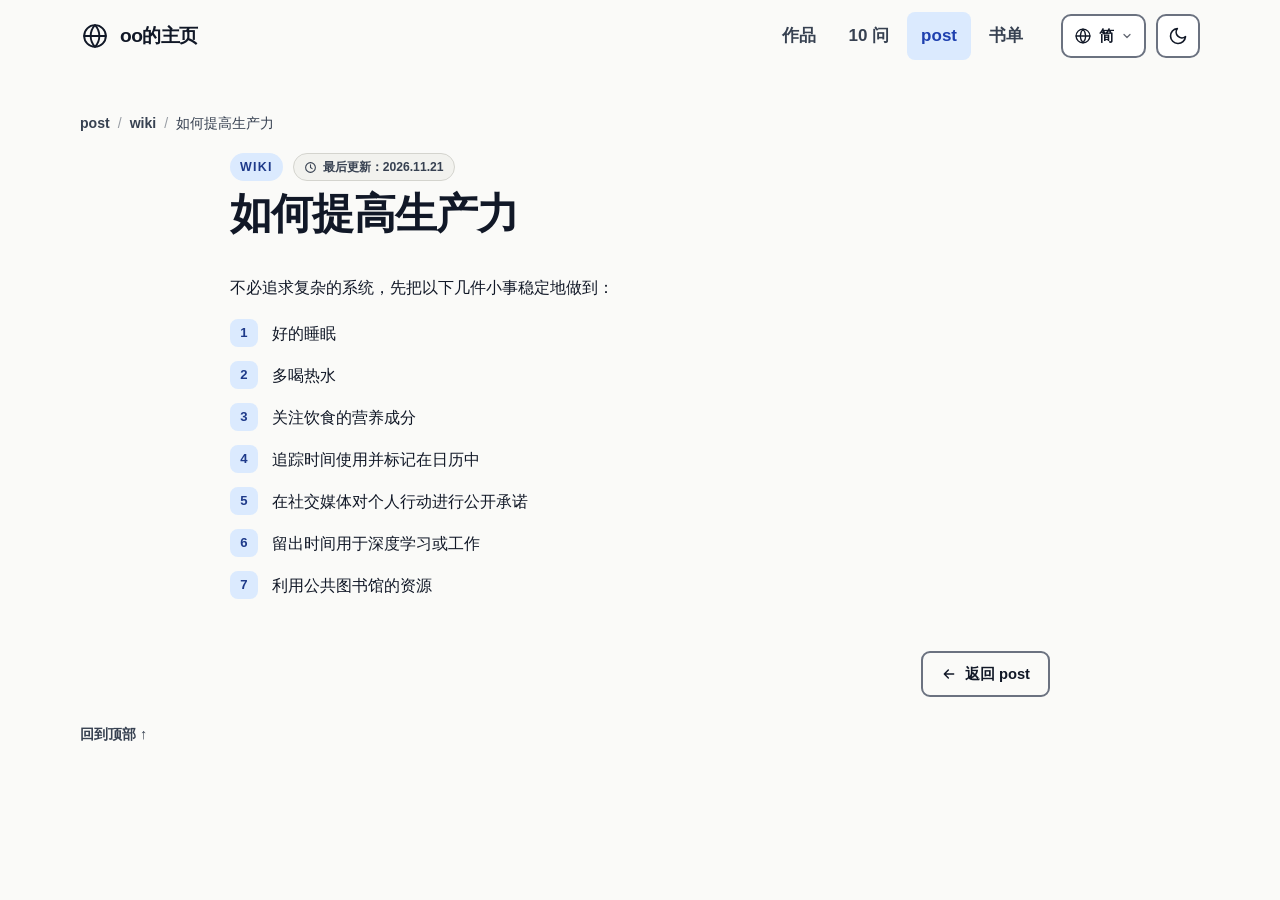
<file: post/wiki/productivity.html>
<!DOCTYPE html>
<html lang="zh-CN" data-theme="light">
<head>
  <meta charset="UTF-8">
  <meta name="viewport" content="width=device-width, initial-scale=1">
  <title>如何提高生产力 · post · oo的主页</title>
  <meta name="description" content="提高生产力的七个可执行小习惯：睡眠、饮水、饮食营养、时间追踪、公开承诺、深度学习与图书馆资源。">
  <link rel="stylesheet" href="../assets/post.css">
</head>
<body>
  <a class="skip-link" href="#main">跳到主要内容</a>

  <header class="site-header">
    <div class="wrap header-inner">
      <a class="brand" href="../../index.html" aria-label="oo的主页，返回主页">
        <span class="brand-mark" aria-hidden="true">
          <svg viewBox="0 0 24 24" fill="none" stroke="currentColor" stroke-width="1.75" stroke-linecap="round" stroke-linejoin="round"><circle cx="12" cy="12" r="10"/><path d="M12 2a14.5 14.5 0 0 0 0 20 14.5 14.5 0 0 0 0-20"/><path d="M2 12h20"/></svg>
        </span>
        <span>oo的主页</span>
      </a>
      <nav class="site-nav" aria-label="主导航">
        <a href="../../index.html#works">作品</a>
        <a href="../../index.html#questions">10 问</a>
        <a href="../index.html" aria-current="page">post</a>
        <a href="../../推荐书单/index.html">书单</a>
      </nav>
      <div class="header-tools">
        <div class="lang-wrap">
          <button id="langBtn" class="lang-btn" type="button" aria-haspopup="true" aria-expanded="false" aria-controls="langMenu" aria-label="切换语言">
            <svg class="globe" viewBox="0 0 24 24" fill="none" stroke="currentColor" stroke-width="1.8" stroke-linecap="round" stroke-linejoin="round" aria-hidden="true"><circle cx="12" cy="12" r="9.2"/><path d="M12 2.8a13.5 13.5 0 0 0 0 18.4 13.5 13.5 0 0 0 0-18.4M2.8 12h18.4"/></svg>
            <span id="langCurrent">简</span>
            <svg class="chev" viewBox="0 0 24 24" fill="none" stroke="currentColor" stroke-width="2.5" stroke-linecap="round" stroke-linejoin="round" aria-hidden="true"><path d="M6 9l6 6 6-6"/></svg>
          </button>
          <ul id="langMenu" class="lang-menu" role="menu" aria-label="语言" hidden>
            <li role="none"><button type="button" role="menuitemradio" data-lang="zh-Hans" aria-checked="true">简体中文</button></li>
            <li role="none"><button type="button" role="menuitemradio" data-lang="zh-Hant" aria-checked="false">繁體中文</button></li>
            <li role="none"><button type="button" role="menuitemradio" data-lang="en" aria-checked="false">English</button></li>
            <li role="none"><button type="button" role="menuitemradio" data-lang="ko" aria-checked="false">한국어</button></li>
            <li role="none"><button type="button" role="menuitemradio" data-lang="ja" aria-checked="false">日本語</button></li>
          </ul>
        </div>
        <button id="themeToggle" class="icon-btn" type="button" aria-pressed="false" aria-label="切换到深色模式" title="切换深浅色模式">
          <svg id="themeIcon" viewBox="0 0 24 24" fill="none" stroke="currentColor" stroke-width="2" stroke-linecap="round" stroke-linejoin="round" aria-hidden="true"><path d="M21 12.8A9 9 0 1 1 11.2 3 7 7 0 0 0 21 12.8z"/></svg>
        </button>
      </div>
    </div>
  </header>

  <main id="main">
    <div class="wrap article-top">
      <nav class="crumb" aria-label="面包屑">
        <a href="../index.html">post</a><span class="sep">/</span>
        <a href="../index.html#wiki">wiki</a><span class="sep">/</span>
        <span>如何提高生产力</span>
      </nav>
      <header class="article-header">
        <div class="meta">
          <span class="label label-wiki">wiki</span>
          <span class="updated">
            <svg viewBox="0 0 24 24" fill="none" stroke="currentColor" stroke-width="2" stroke-linecap="round" stroke-linejoin="round" aria-hidden="true"><circle cx="12" cy="12" r="9"/><path d="M12 7v5l3 2"/></svg>
            最后更新：2026.11.21
          </span>
        </div>
        <h1>如何提高生产力</h1>
      </header>
    </div>

    <div class="wrap">
      <div class="detail-layout">
        <article class="article-body reveal">
          <p>不必追求复杂的系统，先把以下几件小事稳定地做到：</p>
          <ol class="habit-list">
            <li>好的睡眠</li>
            <li>多喝热水</li>
            <li>关注饮食的营养成分</li>
            <li>追踪时间使用并标记在日历中</li>
            <li>在社交媒体对个人行动进行公开承诺</li>
            <li>留出时间用于深度学习或工作</li>
            <li>利用公共图书馆的资源</li>
          </ol>
        </article>

        <div class="article-end">
          <a class="back-link" href="../index.html#wiki">
            <svg viewBox="0 0 24 24" fill="none" stroke="currentColor" stroke-width="2.2" stroke-linecap="round" stroke-linejoin="round" aria-hidden="true"><path d="M19 12H5M11 18l-6-6 6-6"/></svg>
            返回 post
          </a>
        </div>
      </div>
    </div>
  </main>

  <footer class="site-footer">
    <div class="wrap footer-inner">
      <span><a href="#top">回到顶部 ↑</a></span>
    </div>
  </footer>

  <script src="../assets/post.js"></script>
</body>
</html>
</file>
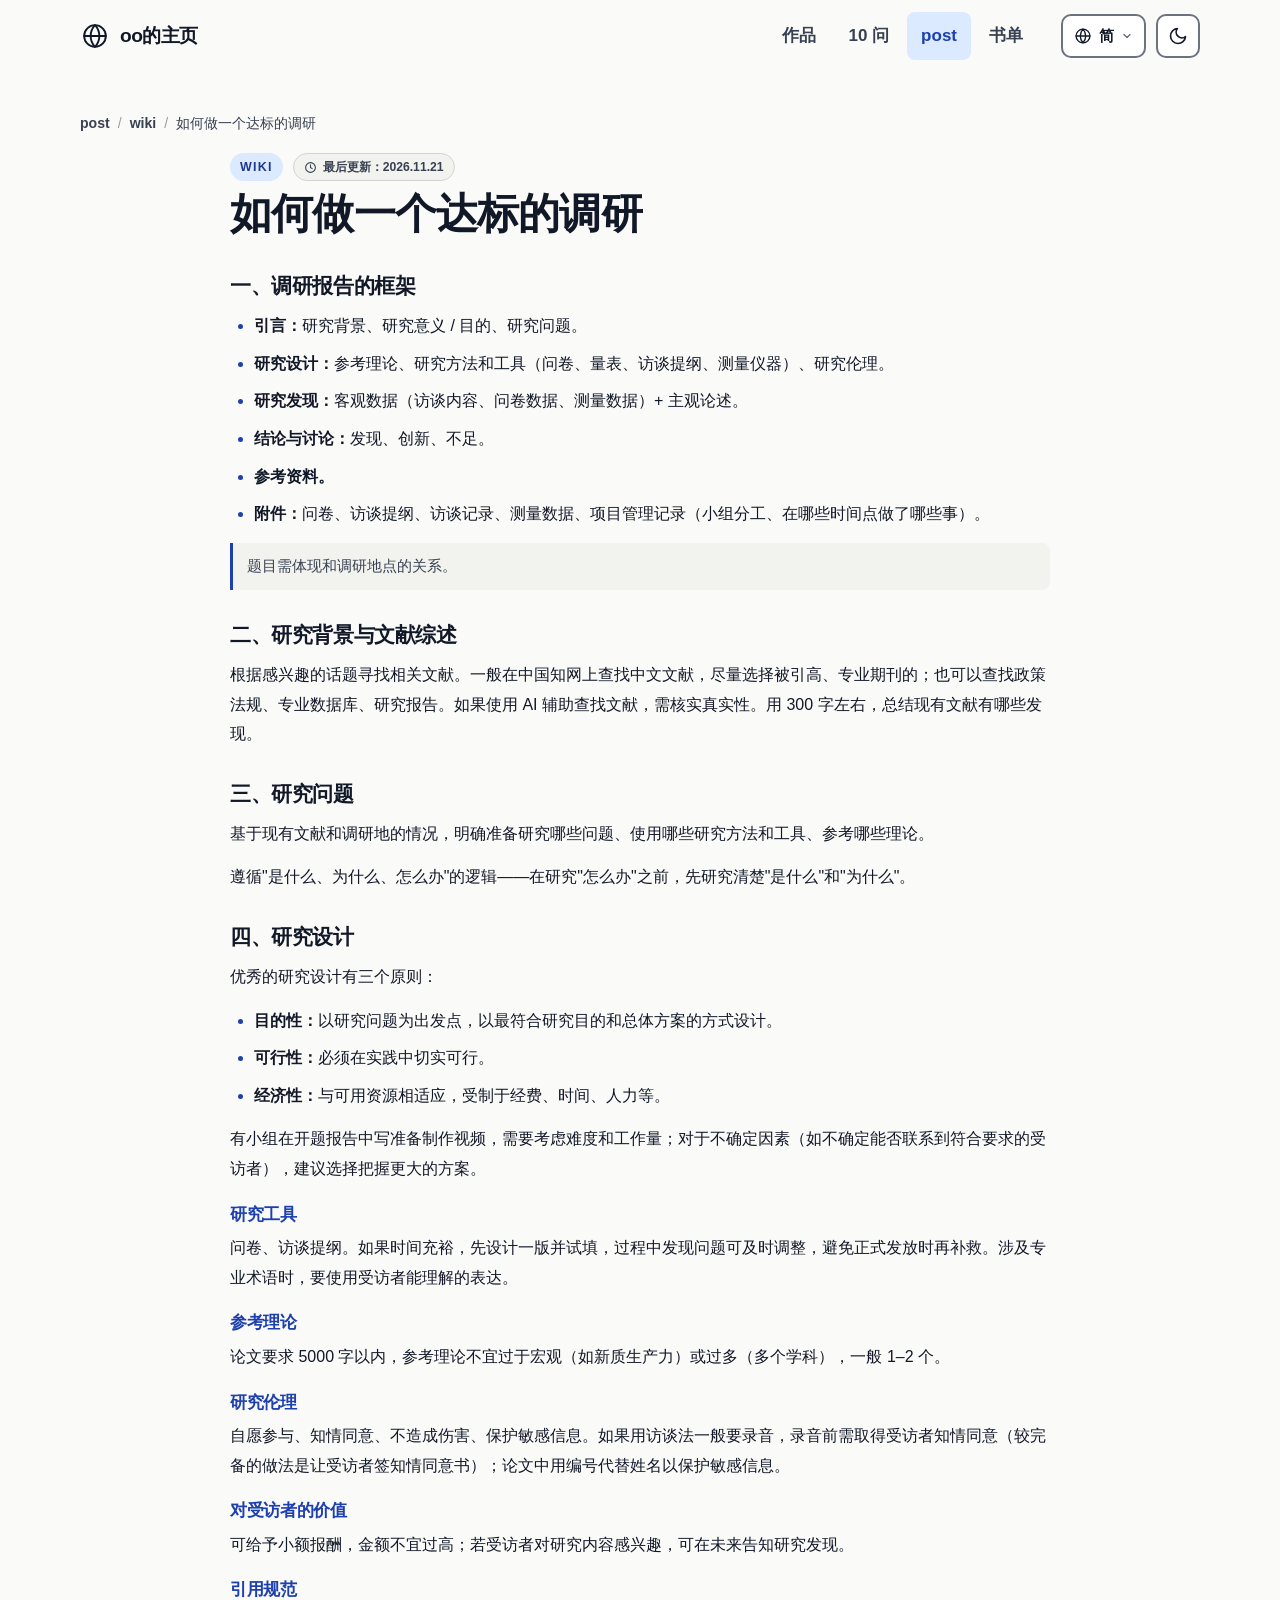
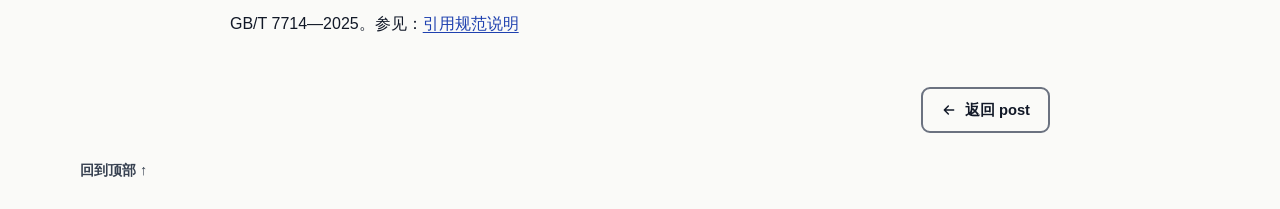
<file: post/wiki/survey-guide.html>
<!DOCTYPE html>
<html lang="zh-CN" data-theme="light">
<head>
  <meta charset="UTF-8">
  <meta name="viewport" content="width=device-width, initial-scale=1">
  <title>如何做一个达标的调研 · post · oo的主页</title>
  <meta name="description" content="一份达标调研报告的完整框架与设计要点：从题目、文献综述到研究设计、伦理与引用规范。">
  <link rel="stylesheet" href="../assets/post.css">
</head>
<body>
  <a class="skip-link" href="#main">跳到主要内容</a>

  <header class="site-header">
    <div class="wrap header-inner">
      <a class="brand" href="../../index.html" aria-label="oo的主页，返回主页">
        <span class="brand-mark" aria-hidden="true">
          <svg viewBox="0 0 24 24" fill="none" stroke="currentColor" stroke-width="1.75" stroke-linecap="round" stroke-linejoin="round"><circle cx="12" cy="12" r="10"/><path d="M12 2a14.5 14.5 0 0 0 0 20 14.5 14.5 0 0 0 0-20"/><path d="M2 12h20"/></svg>
        </span>
        <span>oo的主页</span>
      </a>
      <nav class="site-nav" aria-label="主导航">
        <a href="../../index.html#works">作品</a>
        <a href="../../index.html#questions">10 问</a>
        <a href="../index.html" aria-current="page">post</a>
        <a href="../../推荐书单/index.html">书单</a>
      </nav>
      <div class="header-tools">
        <div class="lang-wrap">
          <button id="langBtn" class="lang-btn" type="button" aria-haspopup="true" aria-expanded="false" aria-controls="langMenu" aria-label="切换语言">
            <svg class="globe" viewBox="0 0 24 24" fill="none" stroke="currentColor" stroke-width="1.8" stroke-linecap="round" stroke-linejoin="round" aria-hidden="true"><circle cx="12" cy="12" r="9.2"/><path d="M12 2.8a13.5 13.5 0 0 0 0 18.4 13.5 13.5 0 0 0 0-18.4M2.8 12h18.4"/></svg>
            <span id="langCurrent">简</span>
            <svg class="chev" viewBox="0 0 24 24" fill="none" stroke="currentColor" stroke-width="2.5" stroke-linecap="round" stroke-linejoin="round" aria-hidden="true"><path d="M6 9l6 6 6-6"/></svg>
          </button>
          <ul id="langMenu" class="lang-menu" role="menu" aria-label="语言" hidden>
            <li role="none"><button type="button" role="menuitemradio" data-lang="zh-Hans" aria-checked="true">简体中文</button></li>
            <li role="none"><button type="button" role="menuitemradio" data-lang="zh-Hant" aria-checked="false">繁體中文</button></li>
            <li role="none"><button type="button" role="menuitemradio" data-lang="en" aria-checked="false">English</button></li>
            <li role="none"><button type="button" role="menuitemradio" data-lang="ko" aria-checked="false">한국어</button></li>
            <li role="none"><button type="button" role="menuitemradio" data-lang="ja" aria-checked="false">日本語</button></li>
          </ul>
        </div>
        <button id="themeToggle" class="icon-btn" type="button" aria-pressed="false" aria-label="切换到深色模式" title="切换深浅色模式">
          <svg id="themeIcon" viewBox="0 0 24 24" fill="none" stroke="currentColor" stroke-width="2" stroke-linecap="round" stroke-linejoin="round" aria-hidden="true"><path d="M21 12.8A9 9 0 1 1 11.2 3 7 7 0 0 0 21 12.8z"/></svg>
        </button>
      </div>
    </div>
  </header>

  <main id="main">
    <div class="wrap article-top">
      <nav class="crumb" aria-label="面包屑">
        <a href="../index.html">post</a><span class="sep">/</span>
        <a href="../index.html#wiki">wiki</a><span class="sep">/</span>
        <span>如何做一个达标的调研</span>
      </nav>
      <header class="article-header">
        <div class="meta">
          <span class="label label-wiki">wiki</span>
          <span class="updated">
            <svg viewBox="0 0 24 24" fill="none" stroke="currentColor" stroke-width="2" stroke-linecap="round" stroke-linejoin="round" aria-hidden="true"><circle cx="12" cy="12" r="9"/><path d="M12 7v5l3 2"/></svg>
            最后更新：2026.11.21
          </span>
        </div>
        <h1>如何做一个达标的调研</h1>
      </header>
    </div>

    <div class="wrap">
      <div class="detail-layout">
        <article class="article-body reveal">

          <h3>一、调研报告的框架</h3>
          <ul>
            <li><strong>引言：</strong>研究背景、研究意义 / 目的、研究问题。</li>
            <li><strong>研究设计：</strong>参考理论、研究方法和工具（问卷、量表、访谈提纲、测量仪器）、研究伦理。</li>
            <li><strong>研究发现：</strong>客观数据（访谈内容、问卷数据、测量数据）+ 主观论述。</li>
            <li><strong>结论与讨论：</strong>发现、创新、不足。</li>
            <li><strong>参考资料。</strong></li>
            <li><strong>附件：</strong>问卷、访谈提纲、访谈记录、测量数据、项目管理记录（小组分工、在哪些时间点做了哪些事）。</li>
          </ul>
          <p class="note-inline">题目需体现和调研地点的关系。</p>

          <h3>二、研究背景与文献综述</h3>
          <p>根据感兴趣的话题寻找相关文献。一般在中国知网上查找中文文献，尽量选择被引高、专业期刊的；也可以查找政策法规、专业数据库、研究报告。如果使用 AI 辅助查找文献，需核实真实性。用 300 字左右，总结现有文献有哪些发现。</p>

          <h3>三、研究问题</h3>
          <p>基于现有文献和调研地的情况，明确准备研究哪些问题、使用哪些研究方法和工具、参考哪些理论。</p>
          <p>遵循"是什么、为什么、怎么办"的逻辑——在研究"怎么办"之前，先研究清楚"是什么"和"为什么"。</p>

          <h3>四、研究设计</h3>
          <p>优秀的研究设计有三个原则：</p>
          <ul>
            <li><strong>目的性：</strong>以研究问题为出发点，以最符合研究目的和总体方案的方式设计。</li>
            <li><strong>可行性：</strong>必须在实践中切实可行。</li>
            <li><strong>经济性：</strong>与可用资源相适应，受制于经费、时间、人力等。</li>
          </ul>
          <p>有小组在开题报告中写准备制作视频，需要考虑难度和工作量；对于不确定因素（如不确定能否联系到符合要求的受访者），建议选择把握更大的方案。</p>

          <h4>研究工具</h4>
          <p>问卷、访谈提纲。如果时间充裕，先设计一版并试填，过程中发现问题可及时调整，避免正式发放时再补救。涉及专业术语时，要使用受访者能理解的表达。</p>

          <h4>参考理论</h4>
          <p>论文要求 5000 字以内，参考理论不宜过于宏观（如新质生产力）或过多（多个学科），一般 1–2 个。</p>

          <h4>研究伦理</h4>
          <p>自愿参与、知情同意、不造成伤害、保护敏感信息。如果用访谈法一般要录音，录音前需取得受访者知情同意（较完备的做法是让受访者签知情同意书）；论文中用编号代替姓名以保护敏感信息。</p>

          <h4>对受访者的价值</h4>
          <p>可给予小额报酬，金额不宜过高；若受访者对研究内容感兴趣，可在未来告知研究发现。</p>

          <h4>引用规范</h4>
          <p>GB/T 7714—2025。参见：<a href="https://mp.weixin.qq.com/s/IxELmp9aePbIp7IhcKNSBg" target="_blank" rel="noopener noreferrer">引用规范说明</a></p>

        </article>

        <div class="article-end">
          <a class="back-link" href="../index.html#wiki">
            <svg viewBox="0 0 24 24" fill="none" stroke="currentColor" stroke-width="2.2" stroke-linecap="round" stroke-linejoin="round" aria-hidden="true"><path d="M19 12H5M11 18l-6-6 6-6"/></svg>
            返回 post
          </a>
        </div>
      </div>
    </div>
  </main>

  <footer class="site-footer">
    <div class="wrap footer-inner">
      <span><a href="#top">回到顶部 ↑</a></span>
    </div>
  </footer>

  <script src="../assets/post.js"></script>
</body>
</html>
</file>
<file: post/assets/post.css>
/* ============================================================
   post 页面共享样式（与主页 / 书单页同一套设计 token）
   ============================================================ */

/* ============ Design tokens ============ */
:root {
  --bg: #FAFAF8;
  --surface: #FFFFFF;
  --surface-2: #F2F2EE;
  --text: #111827;
  --text-muted: #374151;
  --border: #6B7280;
  --border-soft: #D4D4CE;
  --primary: #1E40AF;
  --primary-hover: #172E7E;
  --on-primary: #FFFFFF;
  --focus: #B91C1C;
  --shadow: 0 1px 2px rgba(17,24,39,.06), 0 8px 24px rgba(17,24,39,.05);
  --tag-blue-bg: #DBEAFE; --tag-blue-text: #1E3A8A;
  --tag-mint-bg: #D1FAE5; --tag-mint-text: #14532D;
  --tag-peach-bg: #FCE7D3; --tag-peach-text: #7C2D12;
  --tag-purple-bg: #EDE9FE; --tag-purple-text: #5B21B6;
  --rating: #B45309;
  --radius: 14px;
  --wrap: 1120px;
  --reading: 820px;
}
[data-theme="dark"] {
  --bg: #0C1424;
  --surface: #142033;
  --surface-2: #1B2A41;
  --text: #F8FAFC;
  --text-muted: #D5DEEB;
  --border: #94A3B8;
  --border-soft: #334155;
  --primary: #93C5FD;
  --primary-hover: #BFDBFE;
  --on-primary: #0C1424;
  --focus: #FCA5A5;
  --shadow: 0 1px 2px rgba(0,0,0,.3), 0 10px 30px rgba(0,0,0,.25);
  --tag-blue-bg: #1E3A8A; --tag-blue-text: #DBEAFE;
  --tag-mint-bg: #14532D; --tag-mint-text: #D1FAE5;
  --tag-peach-bg: #7C2D12; --tag-peach-text: #FCE7D3;
  --tag-purple-bg: #5B21B6; --tag-purple-text: #EDE9FE;
  --rating: #FCD34D;
}

/* ============ Base ============ */
*, *::before, *::after { box-sizing: border-box; }
html { scroll-behavior: smooth; }
body {
  margin: 0;
  background: var(--bg);
  color: var(--text);
  font-family: -apple-system, BlinkMacSystemFont, "PingFang SC", "Hiragino Sans GB", "Microsoft YaHei", "Noto Sans SC", "Segoe UI", sans-serif;
  font-size: 17px;
  line-height: 1.65;
  -webkit-font-smoothing: antialiased;
}
img { max-width: 100%; display: block; }
a { color: var(--primary); }
h1, h2, h3, h4 { line-height: 1.25; letter-spacing: -0.02em; }
h1 { font-size: clamp(2.4rem, 6vw, 4rem); margin: 0 0 18px; }
h2 { font-size: clamp(1.9rem, 4.5vw, 2.6rem); margin: 0 0 12px; }
h3 { font-size: 1.3rem; margin: 0 0 10px; }
h4 { font-size: 1.08rem; margin: 22px 0 8px; }
p { margin: 0 0 16px; }
.wrap { width: min(var(--wrap), calc(100% - 48px)); margin-inline: auto; }

/* ============ Accessibility ============ */
.skip-link {
  position: absolute; left: 16px; top: -100px; z-index: 1000;
  background: var(--primary); color: var(--on-primary);
  padding: 12px 20px; border-radius: 8px; font-weight: 700; text-decoration: none;
}
.skip-link:focus { top: 12px; }
:focus-visible { outline: 4px solid var(--focus); outline-offset: 3px; border-radius: 4px; }
@media (prefers-reduced-motion: reduce) {
  html { scroll-behavior: auto; }
  *, *::before, *::after { animation-duration: .001ms !important; transition-duration: .001ms !important; }
  .reveal { opacity: 1 !important; transform: none !important; }
}

/* ============ Header ============ */
.site-header {
  position: sticky; top: 0; z-index: 50;
  background: color-mix(in srgb, var(--bg) 92%, transparent);
  backdrop-filter: blur(10px);
}
.header-inner { display: flex; align-items: center; gap: 24px; min-height: 72px; }
.brand { display: inline-flex; align-items: center; gap: 10px; color: var(--text); text-decoration: none; font-weight: 800; font-size: 1.2rem; letter-spacing: -0.03em; }
.brand-mark { width: 30px; height: 30px; display: grid; place-items: center; background: none; color: var(--text); }
.brand-mark svg { width: 26px; height: 26px; }
.site-nav { margin-left: auto; display: flex; gap: 4px; align-items: center; }
.site-nav a {
  color: var(--text-muted); text-decoration: none; font-weight: 600;
  padding: 10px 14px; border-radius: 8px; min-height: 44px; display: inline-flex; align-items: center;
}
.site-nav a:hover { background: var(--surface-2); color: var(--text); }
.site-nav a[aria-current="page"] { color: var(--primary); background: var(--tag-blue-bg); }
.icon-btn {
  width: 44px; height: 44px; display: grid; place-items: center;
  background: var(--surface); color: var(--text); border: 2px solid var(--border);
  border-radius: 10px; cursor: pointer;
}
.icon-btn:hover { background: var(--surface-2); }
.icon-btn svg { width: 20px; height: 20px; }

/* ============ Language switcher ============ */
.header-tools { display: flex; align-items: center; gap: 10px; }
.lang-wrap { position: relative; }
.lang-btn {
  display: inline-flex; align-items: center; gap: 7px;
  height: 44px; padding: 0 11px; border: 2px solid var(--border); border-radius: 10px;
  background: var(--surface); color: var(--text); font-weight: 700; font-size: .92rem;
  cursor: pointer; font-family: inherit;
}
.lang-btn:hover { background: var(--surface-2); }
.lang-btn .globe { width: 18px; height: 18px; flex: none; }
.lang-btn .chev { width: 12px; height: 12px; flex: none; opacity: .65; transition: transform .18s ease; }
.lang-btn[aria-expanded="true"] .chev { transform: rotate(180deg); }
.lang-menu {
  position: absolute; right: 0; top: calc(100% + 8px); z-index: 60;
  min-width: 168px; margin: 0; padding: 6px; list-style: none;
  background: var(--surface); border: 2px solid var(--border); border-radius: 12px;
  box-shadow: var(--shadow);
}
.lang-menu[hidden] { display: none; }
.lang-menu button {
  width: 100%; display: flex; align-items: center; justify-content: space-between; gap: 10px;
  padding: 10px 12px; border: 0; border-radius: 8px; background: none; color: var(--text);
  font-family: inherit; font-size: .92rem; font-weight: 600; text-align: left; cursor: pointer;
}
.lang-menu button:hover, .lang-menu button:focus-visible { background: var(--surface-2); }
.lang-menu button[aria-checked="true"] { font-weight: 800; }
.lang-menu button[aria-checked="true"]::after { content: "✓"; font-weight: 800; color: var(--primary); }

/* ============ Hero ============ */
.hero { padding: 64px 0 56px; }
.hero h1 { margin-bottom: 0; }
.eyebrow {
  display: inline-flex; align-items: center; gap: 8px;
  font-size: .85rem; font-weight: 800; letter-spacing: .12em; text-transform: uppercase;
  color: var(--primary); margin-bottom: 18px;
}
/* 标题下的说明：同一行显示 */
.hero-sub {
  color: var(--text-muted);
  margin-top: 14px;
  white-space: nowrap;
  overflow-x: auto;
  -webkit-overflow-scrolling: touch;
  scrollbar-width: none;
}
.hero-sub::-webkit-scrollbar { display: none; }

/* ============ Section cards（wiki / blog / Q&A 三个小卡片） ============ */
.section-cards {
  display: grid; grid-template-columns: repeat(2, minmax(0, 1fr));
  gap: 16px; list-style: none; padding: 0; margin: 30px 0 0;
}
.section-cards a {
  display: flex; flex-direction: column; gap: 10px;
  padding: 20px 20px 18px; min-height: 132px;
  background: var(--surface); border: 2px solid var(--border-soft);
  border-radius: var(--radius); text-decoration: none; color: var(--text);
  transition: transform .2s ease, border-color .2s ease, box-shadow .2s ease;
}
.section-cards a:hover { transform: translateY(-4px); border-color: var(--text); box-shadow: var(--shadow); }
.section-cards .card-top { display: flex; align-items: center; gap: 10px; }
.section-cards .dot { width: 12px; height: 12px; border-radius: 999px; flex: none; }
.dot-wiki { background: var(--tag-blue-text); }
.dot-blog { background: var(--tag-peach-text); }
.dot-digest { background: var(--tag-purple-text); }
.dot-qa { background: var(--tag-mint-text); }
.section-cards .card-name { font-size: 1.3rem; font-weight: 800; letter-spacing: -.02em; }
.section-cards .card-desc { color: var(--text-muted); font-size: .9rem; line-height: 1.55; margin: 0; }
.section-cards .card-count {
  margin-top: auto; align-self: flex-start;
  font-size: .78rem; font-weight: 800;
  padding: 2px 10px; border-radius: 999px;
  background: var(--surface-2); color: var(--text-muted);
}

/* ============ Content sections ============ */
section.block { padding: 56px 0; }
.block-head { margin-bottom: 30px; max-width: 62ch; }
.block-head .lead { color: var(--text-muted); margin: 0; }
.label {
  display: inline-block; font-size: .78rem; font-weight: 800; letter-spacing: .1em;
  text-transform: uppercase; padding: 3px 10px; border-radius: 999px; margin-bottom: 12px;
}
.label-wiki { background: var(--tag-blue-bg); color: var(--tag-blue-text); }
.label-blog { background: var(--tag-peach-bg); color: var(--tag-peach-text); }
.label-digest { background: var(--tag-purple-bg); color: var(--tag-purple-text); }
.label-qa { background: var(--tag-mint-bg); color: var(--tag-mint-text); }

/* ============ Overview cards（主页每篇概览） ============ */
.overviews { display: grid; grid-template-columns: repeat(2, minmax(0, 1fr)); gap: 18px; max-width: var(--wrap); }
.overview {
  display: flex; flex-direction: column; background: var(--surface); border: 2px solid var(--border-soft);
  border-radius: var(--radius); padding: 24px 26px 20px; color: inherit; text-decoration: none;
  transition: transform .2s ease, border-color .2s ease, box-shadow .2s ease;
}
.overview:hover { transform: translateY(-4px); border-color: var(--text); box-shadow: var(--shadow); }
.overview:hover .read-more { background: var(--primary); color: var(--on-primary); }
.overview-meta { display: flex; flex-wrap: wrap; align-items: center; gap: 10px; margin-bottom: 12px; }
.overview h3 { font-size: 1.35rem; margin: 0 0 8px; line-height: 1.35; }
.overview p.summary { color: var(--text-muted); font-size: .95rem; margin: 0 0 18px; line-height: 1.7; }
.overview .read-more { margin-top: auto; align-self: flex-start; }
.read-more {
  display: inline-flex; align-items: center; gap: 8px;
  min-height: 38px; padding: 6px 13px; border: 2px solid var(--primary);
  border-radius: 8px; color: var(--primary); font-weight: 800; font-size: .85rem;
  transition: background .18s ease, color .18s ease;
}
.read-more svg { width: 15px; height: 15px; }
.updated {
  display: inline-flex; align-items: center; gap: 6px;
  font-size: .76rem; font-weight: 700; color: var(--text-muted);
  background: var(--surface-2); border: 1px solid var(--border-soft);
  padding: 3px 10px; border-radius: 999px; font-variant-numeric: tabular-nums;
}
.updated svg { width: 13px; height: 13px; }

/* Q&A 占位卡片：复用 .overview 规格，仅内容居中且无跳转交互 */
.overview-placeholder { align-items: center; justify-content: center; text-align: center; }
.overview-placeholder:hover { transform: none; border-color: var(--border-soft); box-shadow: none; }
.overview-placeholder svg { width: 34px; height: 34px; color: var(--primary); margin-bottom: 12px; }
.overview-placeholder p { margin: 0; color: var(--text-muted); }

/* ============ Detail page ============ */
.article-top { padding-top: 40px; }
.crumb { display: flex; align-items: center; gap: 8px; flex-wrap: wrap; font-size: .88rem; color: var(--text-muted); margin-bottom: 18px; }
.crumb a { color: var(--text-muted); text-decoration: none; font-weight: 700; }
.crumb a:hover { color: var(--primary); }
.crumb .sep { opacity: .5; }
.article-header { max-width: var(--reading); margin: 0 auto 32px; }
.article-header h1 { font-size: clamp(1.8rem, 4vw, 2.6rem); margin-bottom: 14px; line-height: 1.3; }
.article-header .meta { display: flex; flex-wrap: wrap; align-items: center; gap: 10px; margin-bottom: 6px; }
/* 分类标签与更新时间标签垂直对齐：统一高度、垂直居中，抵消 .label 的 margin-bottom */
.article-header .meta .label,
.article-header .meta .updated {
  display: inline-flex; align-items: center; height: 28px; margin-bottom: 0; line-height: 1;
}
.detail-layout { display: grid; grid-template-columns: 1fr; max-width: var(--reading); margin-inline: auto; }
.article-body { color: var(--text); font-size: 1rem; }
/* 行距随页面宽度调整：窄屏收紧，宽屏舒展 */
.article-body p, .article-body li { line-height: 1.75; }
.article-body p { margin: 0 0 14px; }
.article-body ul, .article-body ol { margin: 0 0 14px; padding-left: 1.5em; }
.article-body li { margin-bottom: 8px; }
.article-body li::marker { color: var(--primary); font-weight: 800; }
.article-body h3 { margin: 32px 0 12px; padding: 0; }
.article-body h3:first-child { margin-top: 0; }
.article-body h4 { color: var(--primary); margin: 20px 0 8px; }
.article-body strong { font-weight: 800; }
.article-body a { text-underline-offset: 3px; }
.article-body .note-inline {
  background: var(--surface-2); border-left: 3px solid var(--primary);
  padding: 10px 14px; border-radius: 0 8px 8px 0; color: var(--text-muted); font-size: .92rem;
}
.habit-list { counter-reset: habit; list-style: none; padding-left: 0 !important; }
.habit-list li { position: relative; padding-left: 42px; min-height: 34px; display: flex; align-items: center; }
.habit-list li::before {
  counter-increment: habit; content: counter(habit);
  position: absolute; left: 0; top: 2px; width: 28px; height: 28px; border-radius: 8px;
  display: grid; place-items: center; background: var(--tag-blue-bg); color: var(--tag-blue-text);
  font-size: .82rem; font-weight: 800;
}
/* 返回按钮：宽屏贴正文右侧，窄屏占满宽度，垂直留白也随屏宽收敛 */
.article-end {
  width: 100%; margin: 34px 0 0; padding: 0;
  display: flex; justify-content: flex-end;
}
.back-link {
  display: inline-flex; align-items: center; justify-content: center; gap: 8px;
  min-height: 44px; padding: 9px 18px; border: 2px solid var(--border);
  border-radius: 9px; color: var(--text); text-decoration: none; font-weight: 800; font-size: .92rem;
  transition: border-color .18s ease, color .18s ease, background .18s ease;
}
.back-link:hover { border-color: var(--primary); color: var(--primary); background: var(--surface-2); }
.back-link svg { width: 16px; height: 16px; }

/* ============ Footer ============ */
.site-footer { padding: 26px 0; color: var(--text-muted); font-size: .9rem; }
.footer-inner { display: flex; flex-wrap: wrap; gap: 12px; justify-content: space-between; align-items: center; }
.footer-inner a { color: var(--text-muted); text-decoration: none; font-weight: 600; }
.footer-inner a:hover { color: var(--primary); }

/* ============ Reveal ============ */
.reveal { opacity: 0; transform: translateY(16px); transition: opacity .45s ease, transform .45s ease; }
.reveal.in { opacity: 1; transform: none; }

/* ============ Responsive ============ */
@media (min-width: 1100px) {
  .article-body p, .article-body li { line-height: 1.85; }
}
@media (max-width: 780px) {
  .section-cards { grid-template-columns: 1fr; gap: 12px; }
  .section-cards a { min-height: 0; }
  .overviews { grid-template-columns: 1fr; max-width: var(--reading); }
}
@media (max-width: 680px) {
  body { font-size: 16px; }
  .wrap { width: min(var(--wrap), calc(100% - 32px)); }
  .header-inner { flex-wrap: wrap; gap: 8px 12px; padding: 10px 0; min-height: 0; }
  .header-tools { margin-left: auto; }
  .site-nav { order: 3; width: 100%; margin-left: 0; gap: 2px; overflow-x: auto; -webkit-overflow-scrolling: touch; }
  .site-nav a { padding: 8px 10px; font-size: .9rem; white-space: nowrap; }
  .hero { padding: 42px 0 44px; }
  .hero-sub { white-space: normal; }
  section.block { padding: 44px 0; }
  .overview { padding: 20px 18px 18px; }
  .overview h3 { font-size: 1.2rem; }

  /* 详情页：窄屏收紧行距与标题间距，按钮改为左对齐并占满宽度 */
  .article-top { padding-top: 26px; }
  .article-header { margin-bottom: 24px; }
  .article-header h1 { font-size: 1.7rem; }
  .article-body p, .article-body li { line-height: 1.68; }
  .article-body p { margin-bottom: 12px; }
  .article-body ul, .article-body ol { margin-bottom: 12px; }
  .article-body li { margin-bottom: 7px; }
  .article-body h3 { margin: 26px 0 10px; }
  .article-body h4 { margin: 18px 0 6px; }
  .article-end { margin-top: 26px; justify-content: flex-start; }
  .back-link { width: 100%; min-height: 46px; }
}
</file>
